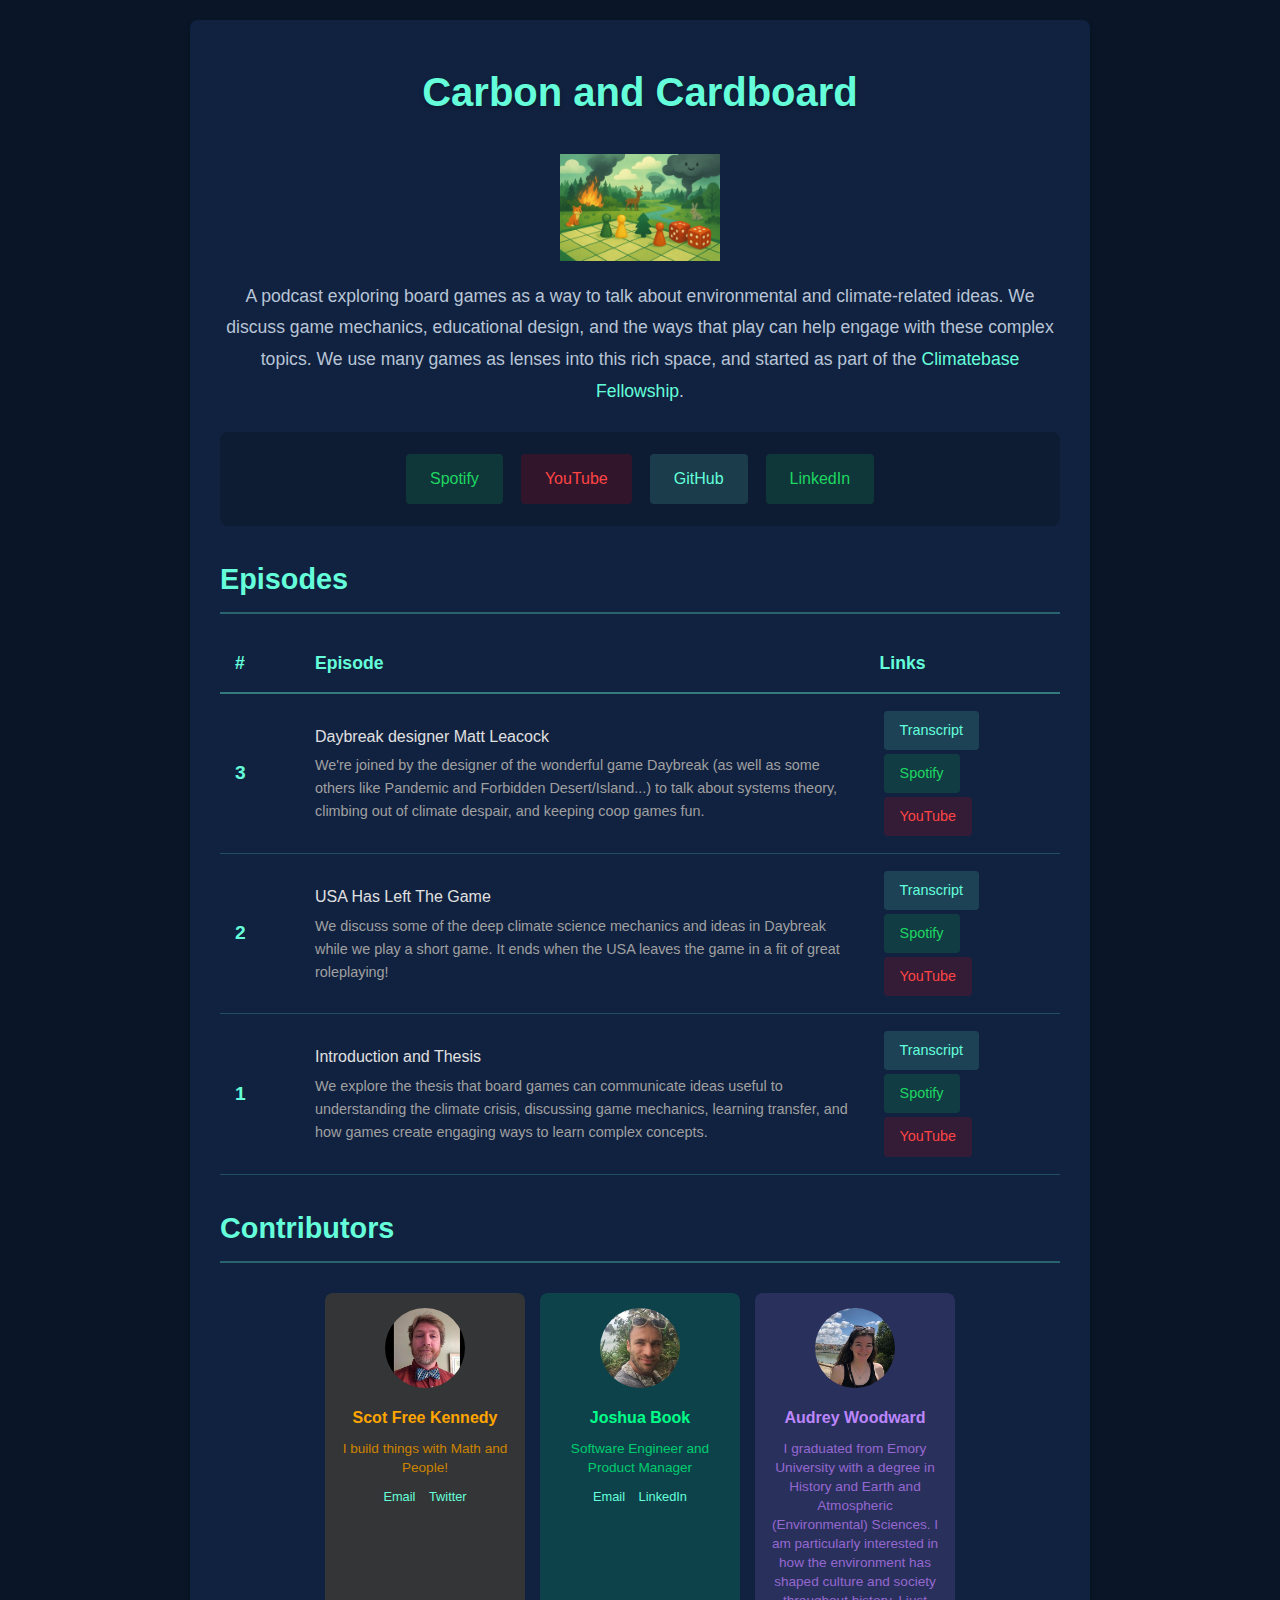
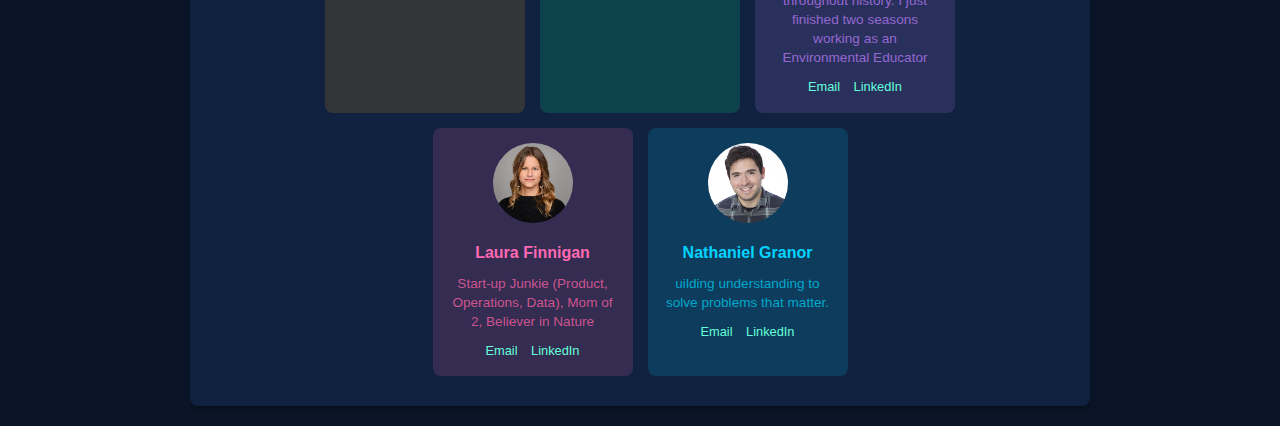
<file: index.html>
<!DOCTYPE html>
<html lang="en">
<head>
    <meta charset="UTF-8">
    <meta name="viewport" content="width=device-width, initial-scale=1.0">
    <title>Carbon and Cardboard</title>
    <link rel="stylesheet" href="episodes/transcript_styles.css">
    <style>
        .brand-badge {
            display: block;
            margin: 20px auto;
            width: 160px;
            height: auto;
        }
        h1 {
            margin-top: 10px;
        }
        .episode-table {
            width: 100%;
            border-collapse: collapse;
            margin-top: 20px;
        }
        .episode-table th,
        .episode-table td {
            padding: 15px;
            text-align: left;
            border-bottom: 1px solid rgba(100, 255, 218, 0.2);
        }
        .episode-table th {
            color: #64ffda;
            font-size: 1.1em;
            border-bottom: 2px solid rgba(100, 255, 218, 0.4);
        }
        .episode-table tr:hover {
            background-color: rgba(100, 255, 218, 0.05);
        }
        .episode-name {
            color: #e0e0e0;
            font-weight: 500;
        }
        .episode-num {
            color: #64ffda;
            font-size: 1.2em;
            font-weight: bold;
            text-align: center;
            width: 50px;
        }
        .episode-summary {
            color: #a0a0a0;
            font-size: 0.9em;
            margin-top: 5px;
        }
        .link-btn {
            display: inline-block;
            padding: 8px 16px;
            margin: 2px 4px;
            border-radius: 4px;
            text-decoration: none;
            font-size: 0.9em;
            transition: all 0.2s ease;
        }
        .link-transcript {
            background-color: rgba(100, 255, 218, 0.15);
            color: #64ffda;
        }
        .link-transcript:hover {
            background-color: rgba(100, 255, 218, 0.3);
            text-decoration: none;
        }
        .link-spotify {
            background-color: rgba(30, 215, 96, 0.15);
            color: #1ed760;
        }
        .link-spotify:hover {
            background-color: rgba(30, 215, 96, 0.3);
            text-decoration: none;
        }
        .link-youtube {
            background-color: rgba(255, 0, 0, 0.15);
            color: #ff4444;
        }
        .link-youtube:hover {
            background-color: rgba(255, 0, 0, 0.3);
            text-decoration: none;
        }
        .link-bar {
            display: flex;
            justify-content: center;
            flex-wrap: wrap;
            gap: 10px;
            margin: 25px 0;
            padding: 20px;
            background-color: rgba(0, 0, 0, 0.2);
            border-radius: 8px;
        }
        .link-bar .link-btn {
            padding: 12px 24px;
            font-size: 1em;
        }
        .description {
            color: #b8c5d6;
            font-size: 1.1em;
            line-height: 1.8;
            margin: 20px 0;
            text-align: center;
        }
        .contributors {
            display: flex;
            flex-wrap: wrap;
            justify-content: center;
            gap: 15px;
            margin-top: 30px;
        }
        .contributor-box {
            width: 170px;
            padding: 15px;
            border-radius: 8px;
            text-align: center;
        }
        .contributor-box img {
            width: 80px;
            height: 80px;
            border-radius: 50%;
            object-fit: cover;
            margin-bottom: 10px;
        }
        .contributor-box .name {
            font-weight: bold;
            font-size: 1em;
            margin-bottom: 8px;
        }
        .contributor-box .bio {
            font-size: 0.85em;
            line-height: 1.4;
            margin-bottom: 10px;
        }
        .contributor-box .links {
            font-size: 0.8em;
        }
        .contributor-box .links a {
            margin: 0 5px;
        }
        .contributor-1 { background-color: rgba(255, 165, 0, 0.15); }
        .contributor-1 .name { color: #ffa500; }
        .contributor-1 .bio { color: #cc8400; }
        .contributor-2 { background-color: rgba(0, 255, 136, 0.15); }
        .contributor-2 .name { color: #00ff88; }
        .contributor-2 .bio { color: #00cc6e; }
        .contributor-3 { background-color: rgba(187, 134, 252, 0.15); }
        .contributor-3 .name { color: #bb86fc; }
        .contributor-3 .bio { color: #9568d1; }
        .contributor-4 { background-color: rgba(255, 105, 180, 0.15); }
        .contributor-4 .name { color: #ff69b4; }
        .contributor-4 .bio { color: #cc5490; }
        .contributor-5 { background-color: rgba(0, 212, 255, 0.15); }
        .contributor-5 .name { color: #00d4ff; }
        .contributor-5 .bio { color: #00a8cc; }

    </style>
</head>
<body>
    <div class="transcript-container">
        <h1>Carbon and Cardboard</h1>
        <img src="brand_badge.png" alt="Carbon and Cardboard" class="brand-badge">
        
        <p class="description">
            A podcast exploring board games as a way to talk about environmental and climate-related ideas.
            We discuss game mechanics, educational design, and the ways that play can help engage with these complex topics.
            We use many games as lenses into this rich space, and started as part of the 
            <A HREF="https://climatebase.org/fellowship">Climatebase Fellowship</A>.
        </p>
        
        <div class="link-bar">
            <a href="https://open.spotify.com/show/2ypWbMcbH9GtGvrRLgxN0X?si=311b368b0c0d43d9" class="link-btn link-spotify" target="_blank">
                Spotify
            </a>
            <a href="https://www.youtube.com/@CarbonAndCardboard" class="link-btn link-youtube" target="_blank">
                YouTube
            </a>
            <a href="https://github.com/scotfree/carbonandcardboard.com/" class="link-btn link-transcript" target="_blank">
                GitHub
            </a>
            <a href="https://www.linkedin.com/company/carbon-and-cardboard" class="link-btn link-spotify" target="_blank">
                LinkedIn
            </a>
        </div>
        
        <h2><a href="episodes/index.html">Episodes</a></h2>
        <table class="episode-table">
            <thead>
                <tr>
                    <th>#</th>
                    <th>Episode</th>
                    <th>Links</th>
                </tr>
            </thead>
            <tbody>
                <tr>
                    <td class="episode-num">3</td>
                    <td>
                        <div class="episode-name">Daybreak designer Matt Leacock</div>
                        <div class="episode-summary">We're joined by the designer of the wonderful game Daybreak (as well as some others like Pandemic and Forbidden Desert/Island...) to talk about systems theory, climbing out of climate despair, and keeping coop games fun.</div>
                    </td>
                    <td>
                        <a href="episodes/transcript_ep3.html" class="link-btn link-transcript">Transcript</a>
                        <a href="https://open.spotify.com/episode/5FPmMo5voo6WpAk1dBdBAV?si=b814cc395dcf408b" class="link-btn link-spotify" target="_blank">Spotify</a>
                        <a href="https://youtu.be/vqxqOUT4D-k" class="link-btn link-youtube" target="_blank">YouTube</a>
                    </td>
                </tr>
                <tr>
                    <td class="episode-num">2</td>
                    <td>
                        <div class="episode-name">USA Has Left The Game</div>
                        <div class="episode-summary">We discuss some of the deep climate science mechanics and ideas in Daybreak while we play a short game. It ends when the USA leaves the game in a fit of great roleplaying!</div>
                    </td>
                    <td>
                        <a href="episodes/transcript_ep2.html" class="link-btn link-transcript">Transcript</a>
                        <a href="https://open.spotify.com/episode/0S1HdHlyXY8NjHmVB0c1oM?si=111b70315575454f" class="link-btn link-spotify" target="_blank">Spotify</a>
                        <a href="https://youtu.be/AWRGwqMkGw8" class="link-btn link-youtube" target="_blank">YouTube</a>
                    </td>
                </tr>
                <tr>
                    <td class="episode-num">1</td>
                    <td>
                        <div class="episode-name">Introduction and Thesis</div>
                        <div class="episode-summary">We explore the thesis that board games can communicate ideas useful to understanding the climate crisis, discussing game mechanics, learning transfer, and how games create engaging ways to learn complex concepts.</div>
                    </td>
                    <td>
                        <a href="episodes/transcript_ep1.html" class="link-btn link-transcript">Transcript</a>
                        <a href="https://open.spotify.com/episode/4ccM7NQQhU7zMgflUYW3yG?si=393bbac69c4c4444" class="link-btn link-spotify" target="_blank">Spotify</a>
                        <a href="https://youtu.be/jmTMgrkkvps" class="link-btn link-youtube" target="_blank">YouTube</a>
                    </td>
                </tr>
            </tbody>
        </table>
        
        <h2>Contributors</h2>
        <div class="contributors">
            <div class="contributor-box contributor-1">
                <img src="contributors/scot.jpg" alt="Scot Free Kennedy">
                <div class="name">Scot Free Kennedy</div>
                <div class="bio">I build things with Math and People!</div>
                <div class="links">
                    <a href="mailto:gateless@gmail.com">Email</a>
                    <a href="https://www.linkedin.com/in/scot-kennedy-7a04265/">Twitter</a>
                </div>
            </div>
            <div class="contributor-box contributor-2">
                <img src="contributors/joshua.jpg" alt="Joshua">
                <div class="name">Joshua Book</div>
                <div class="bio">Software Engineer and Product Manager</div>
                <div class="links">
                    <a href="mailto:joshua.book@gmail.com">Email</a>
                    <a href="https://www.linkedin.com/in/joshuacbook">LinkedIn</a>
                </div>
            </div>
            <div class="contributor-box contributor-3">
                <img src="contributors/audrey.jpg" alt="Audrey Woodward">
                <div class="name">Audrey Woodward</div>
                <div class="bio">I graduated from Emory University with a degree in History and Earth and Atmospheric (Environmental) Sciences. 
                    I am particularly interested in how the environment has shaped culture and society throughout history. 
                    I just finished two seasons working as an Environmental Educator</div>
                <div class="links">
                    <a href="mailto:audreywoodward1342@gmail.com">Email</a>
                    <a href="https://www.linkedin.com/in/audreywoodward">LinkedIn</a>
                </div>
            </div>
            <div class="contributor-box contributor-4">
                <img src="contributors/laura.jpg" alt="Laura">
                <div class="name">Laura Finnigan</div>
                <div class="bio">Start-up Junkie (Product, Operations, Data), Mom of 2, Believer in Nature</div>
                <div class="links">
                    <a href="mailto:laurafinniganheil@gmail.com">Email</a>
                    <a href="https://www.linkedin.com/in/laura-finnigan-94764527/">LinkedIn</a>
                </div>
            </div>
            <div class="contributor-box contributor-5">
                <img src="contributors/nathaniel.jpg.png" alt="Nathaniel Granor">
                <div class="name">Nathaniel Granor</div>
                <div class="bio">uilding understanding to solve problems that matter.</div>
                <div class="links">
                    <a href="mailto:nathaniel.granor+cb@gmail.com">Email</a>
                    <a href="https://www.linkedin.com/in/nathaniel-granor-877a1715/">LinkedIn</a>
                </div>
            </div>
        </div>
    </div>
</body>
</html>
</file>
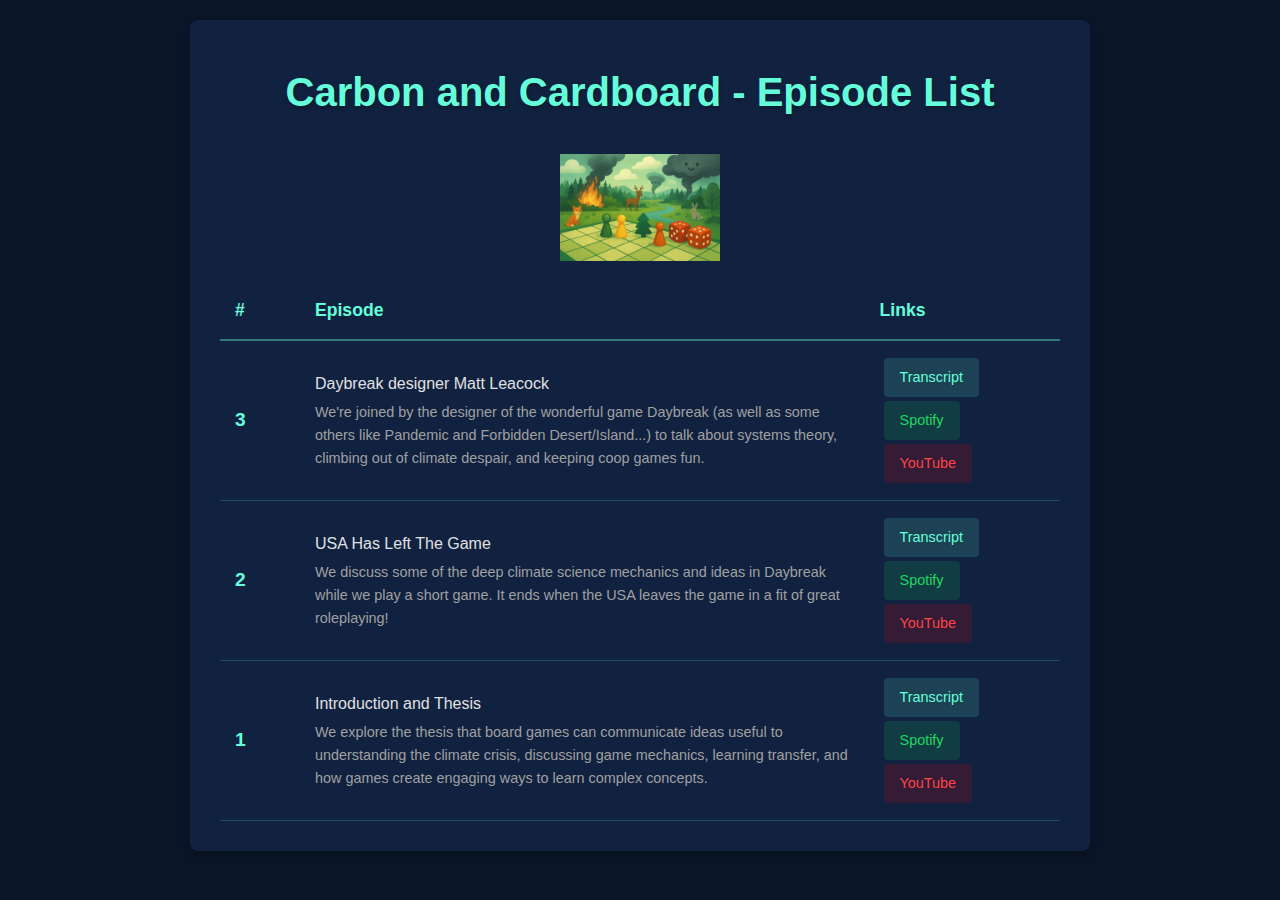
<file: episodes/index.html>
<!DOCTYPE html>
<html lang="en">
<head>
    <meta charset="UTF-8">
    <meta name="viewport" content="width=device-width, initial-scale=1.0">
    <title>Carbon and Cardboard - Episode List</title>
    <link rel="stylesheet" href="transcript_styles.css">
    <style>
        .brand-badge {
            display: block;
            margin: 20px auto;
            width: 160px;
            height: auto;
        }
        h1 {
            margin-top: 10px;
        }
        .episode-table {
            width: 100%;
            border-collapse: collapse;
            margin-top: 20px;
        }
        .episode-table th,
        .episode-table td {
            padding: 15px;
            text-align: left;
            border-bottom: 1px solid rgba(100, 255, 218, 0.2);
        }
        .episode-table th {
            color: #64ffda;
            font-size: 1.1em;
            border-bottom: 2px solid rgba(100, 255, 218, 0.4);
        }
        .episode-table tr:hover {
            background-color: rgba(100, 255, 218, 0.05);
        }
        .episode-name {
            color: #e0e0e0;
            font-weight: 500;
        }
        .episode-num {
            color: #64ffda;
            font-size: 1.2em;
            font-weight: bold;
            text-align: center;
            width: 50px;
        }
        .episode-summary {
            color: #a0a0a0;
            font-size: 0.9em;
            margin-top: 5px;
        }
        .link-btn {
            display: inline-block;
            padding: 8px 16px;
            margin: 2px 4px;
            border-radius: 4px;
            text-decoration: none;
            font-size: 0.9em;
            transition: all 0.2s ease;
        }
        .link-transcript {
            background-color: rgba(100, 255, 218, 0.15);
            color: #64ffda;
        }
        .link-transcript:hover {
            background-color: rgba(100, 255, 218, 0.3);
            text-decoration: none;
        }
        .link-spotify {
            background-color: rgba(30, 215, 96, 0.15);
            color: #1ed760;
        }
        .link-spotify:hover {
            background-color: rgba(30, 215, 96, 0.3);
            text-decoration: none;
        }
        .link-youtube {
            background-color: rgba(255, 0, 0, 0.15);
            color: #ff4444;
        }
        .link-youtube:hover {
            background-color: rgba(255, 0, 0, 0.3);
            text-decoration: none;
        }
        .link-bar {
            display: flex;
            justify-content: center;
            flex-wrap: wrap;
            gap: 10px;
            margin: 25px 0;
            padding: 20px;
            background-color: rgba(0, 0, 0, 0.2);
            border-radius: 8px;
        }
        .link-bar .link-btn {
            padding: 12px 24px;
            font-size: 1em;
        }
        .description {
            color: #b8c5d6;
            font-size: 1.1em;
            line-height: 1.8;
            margin: 20px 0;
            text-align: center;
        }
        .contributors {
            display: flex;
            flex-wrap: wrap;
            justify-content: center;
            gap: 15px;
            margin-top: 30px;
        }
        .contributor-box {
            width: 170px;
            padding: 15px;
            border-radius: 8px;
            text-align: center;
        }
        .contributor-box img {
            width: 80px;
            height: 80px;
            border-radius: 50%;
            object-fit: cover;
            margin-bottom: 10px;
        }
        .contributor-box .name {
            font-weight: bold;
            font-size: 1em;
            margin-bottom: 8px;
        }
        .contributor-box .bio {
            font-size: 0.85em;
            line-height: 1.4;
            margin-bottom: 10px;
        }
        .contributor-box .links {
            font-size: 0.8em;
        }
        .contributor-box .links a {
            margin: 0 5px;
        }
        .contributor-1 { background-color: rgba(255, 165, 0, 0.15); }
        .contributor-1 .name { color: #ffa500; }
        .contributor-1 .bio { color: #cc8400; }
        .contributor-2 { background-color: rgba(0, 255, 136, 0.15); }
        .contributor-2 .name { color: #00ff88; }
        .contributor-2 .bio { color: #00cc6e; }
        .contributor-3 { background-color: rgba(187, 134, 252, 0.15); }
        .contributor-3 .name { color: #bb86fc; }
        .contributor-3 .bio { color: #9568d1; }
        .contributor-4 { background-color: rgba(255, 105, 180, 0.15); }
        .contributor-4 .name { color: #ff69b4; }
        .contributor-4 .bio { color: #cc5490; }
        .contributor-5 { background-color: rgba(0, 212, 255, 0.15); }
        .contributor-5 .name { color: #00d4ff; }
        .contributor-5 .bio { color: #00a8cc; }

    </style>
</head>
<body>
    <div class="transcript-container">
        <h1>Carbon and Cardboard - Episode List</h1>
        <img src="../brand_badge.png" alt="Carbon and Cardboard" class="brand-badge">
        <table class="episode-table">
            <thead>
                <tr>
                    <th>#</th>
                    <th>Episode</th>
                    <th>Links</th>
                </tr>
            </thead>
            <tbody>
                <tr>
                    <td class="episode-num">3</td>
                    <td>
                        <div class="episode-name">Daybreak designer Matt Leacock</div>
                        <div class="episode-summary">We're joined by the designer of the wonderful game Daybreak (as well as some others like Pandemic and Forbidden Desert/Island...) to talk about systems theory, climbing out of climate despair, and keeping coop games fun.</div>
                    </td>
                    <td>
                        <a href="transcript_ep3.html" class="link-btn link-transcript">Transcript</a>
                        <a href="https://open.spotify.com/episode/5FPmMo5voo6WpAk1dBdBAV?si=b814cc395dcf408b" class="link-btn link-spotify" target="_blank">Spotify</a>
                        <a href="https://youtu.be/vqxqOUT4D-k" class="link-btn link-youtube" target="_blank">YouTube</a>
                    </td>
                </tr>
                <tr>
                    <td class="episode-num">2</td>
                    <td>
                        <div class="episode-name">USA Has Left The Game</div>
                        <div class="episode-summary">We discuss some of the deep climate science mechanics and ideas in Daybreak while we play a short game. It ends when the USA leaves the game in a fit of great roleplaying!</div>
                    </td>
                    <td>
                        <a href="transcript_ep2.html" class="link-btn link-transcript">Transcript</a>
                        <a href="https://open.spotify.com/episode/0S1HdHlyXY8NjHmVB0c1oM?si=111b70315575454f" class="link-btn link-spotify" target="_blank">Spotify</a>
                        <a href="https://youtu.be/AWRGwqMkGw8" class="link-btn link-youtube" target="_blank">YouTube</a>
                    </td>
                </tr>
                <tr>
                    <td class="episode-num">1</td>
                    <td>
                        <div class="episode-name">Introduction and Thesis</div>
                        <div class="episode-summary">We explore the thesis that board games can communicate ideas useful to understanding the climate crisis, discussing game mechanics, learning transfer, and how games create engaging ways to learn complex concepts.</div>
                    </td>
                    <td>
                        <a href="transcript_ep1.html" class="link-btn link-transcript">Transcript</a>
                        <a href="https://open.spotify.com/episode/4ccM7NQQhU7zMgflUYW3yG?si=393bbac69c4c4444" class="link-btn link-spotify" target="_blank">Spotify</a>
                        <a href="https://youtu.be/jmTMgrkkvps" class="link-btn link-youtube" target="_blank">YouTube</a>
                    </td>
                </tr>
            </tbody>
        </table>
    </div>
</body>
</html>
</file>
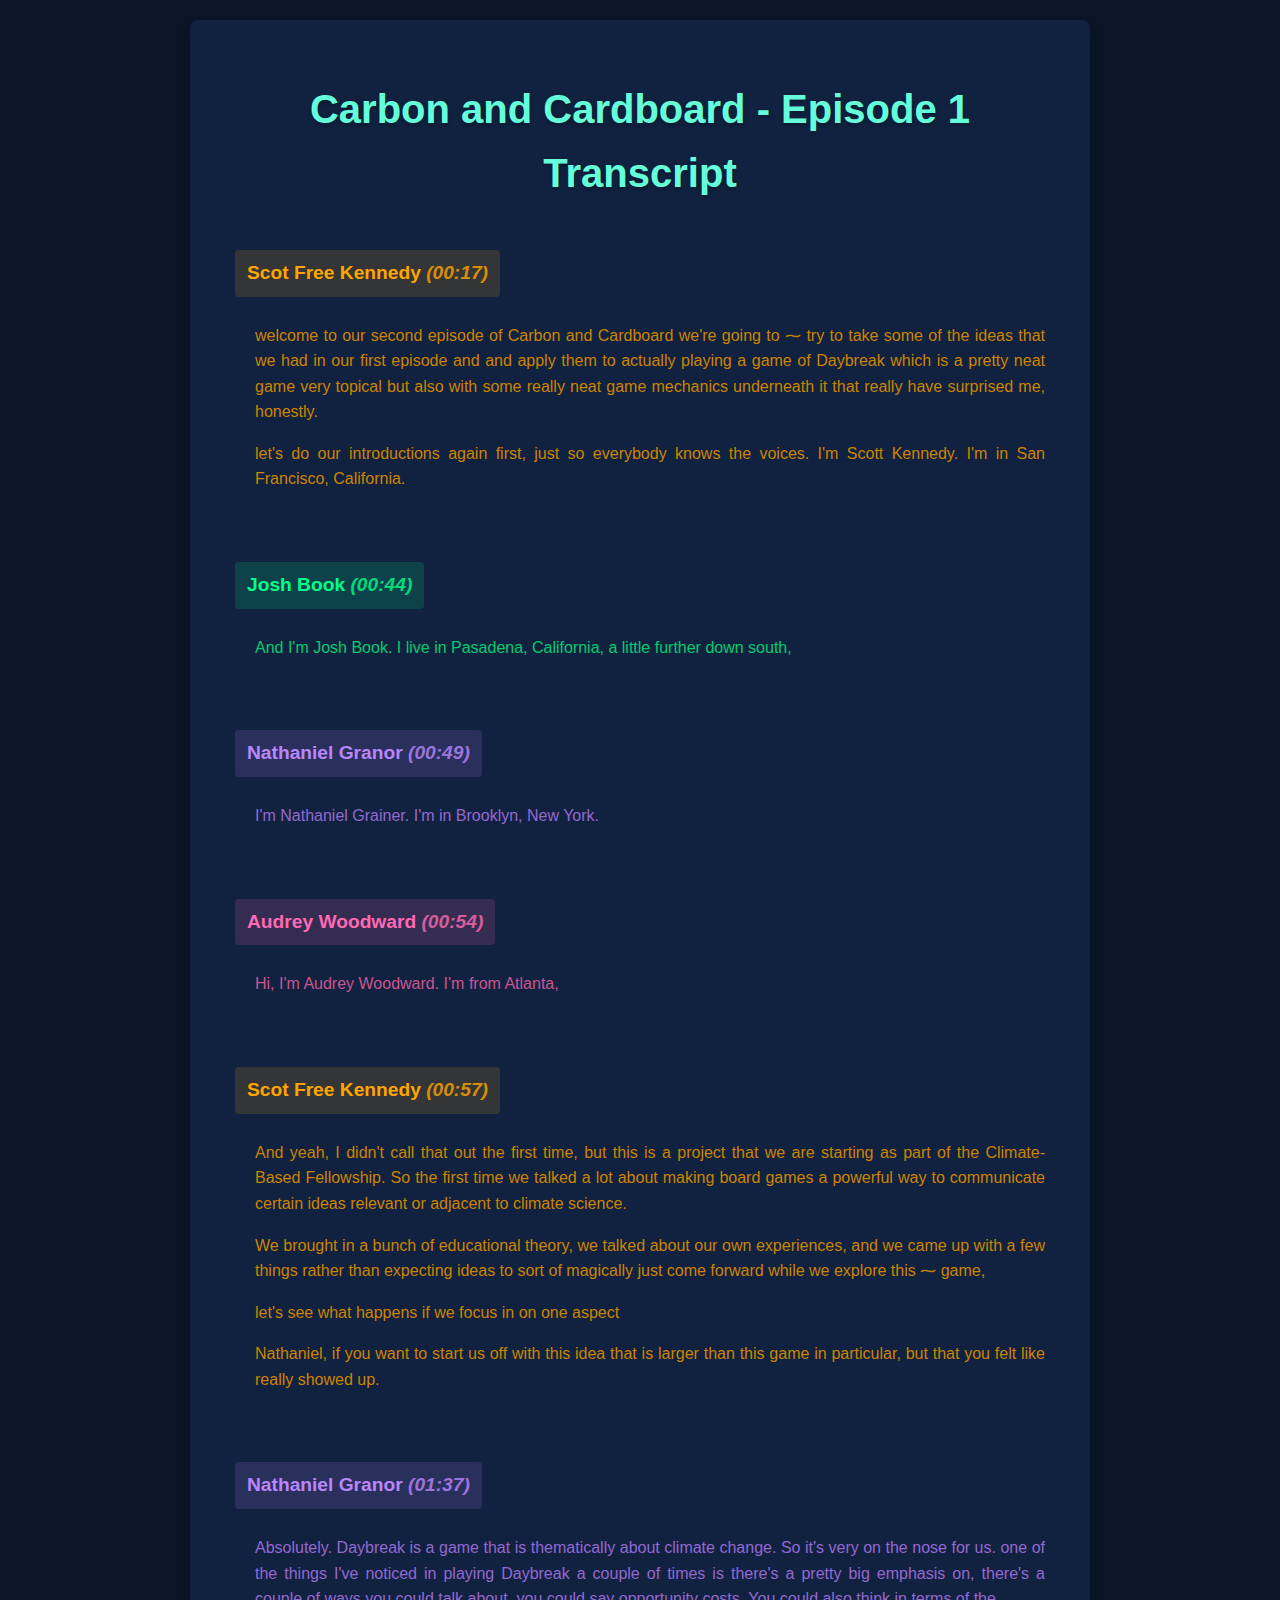
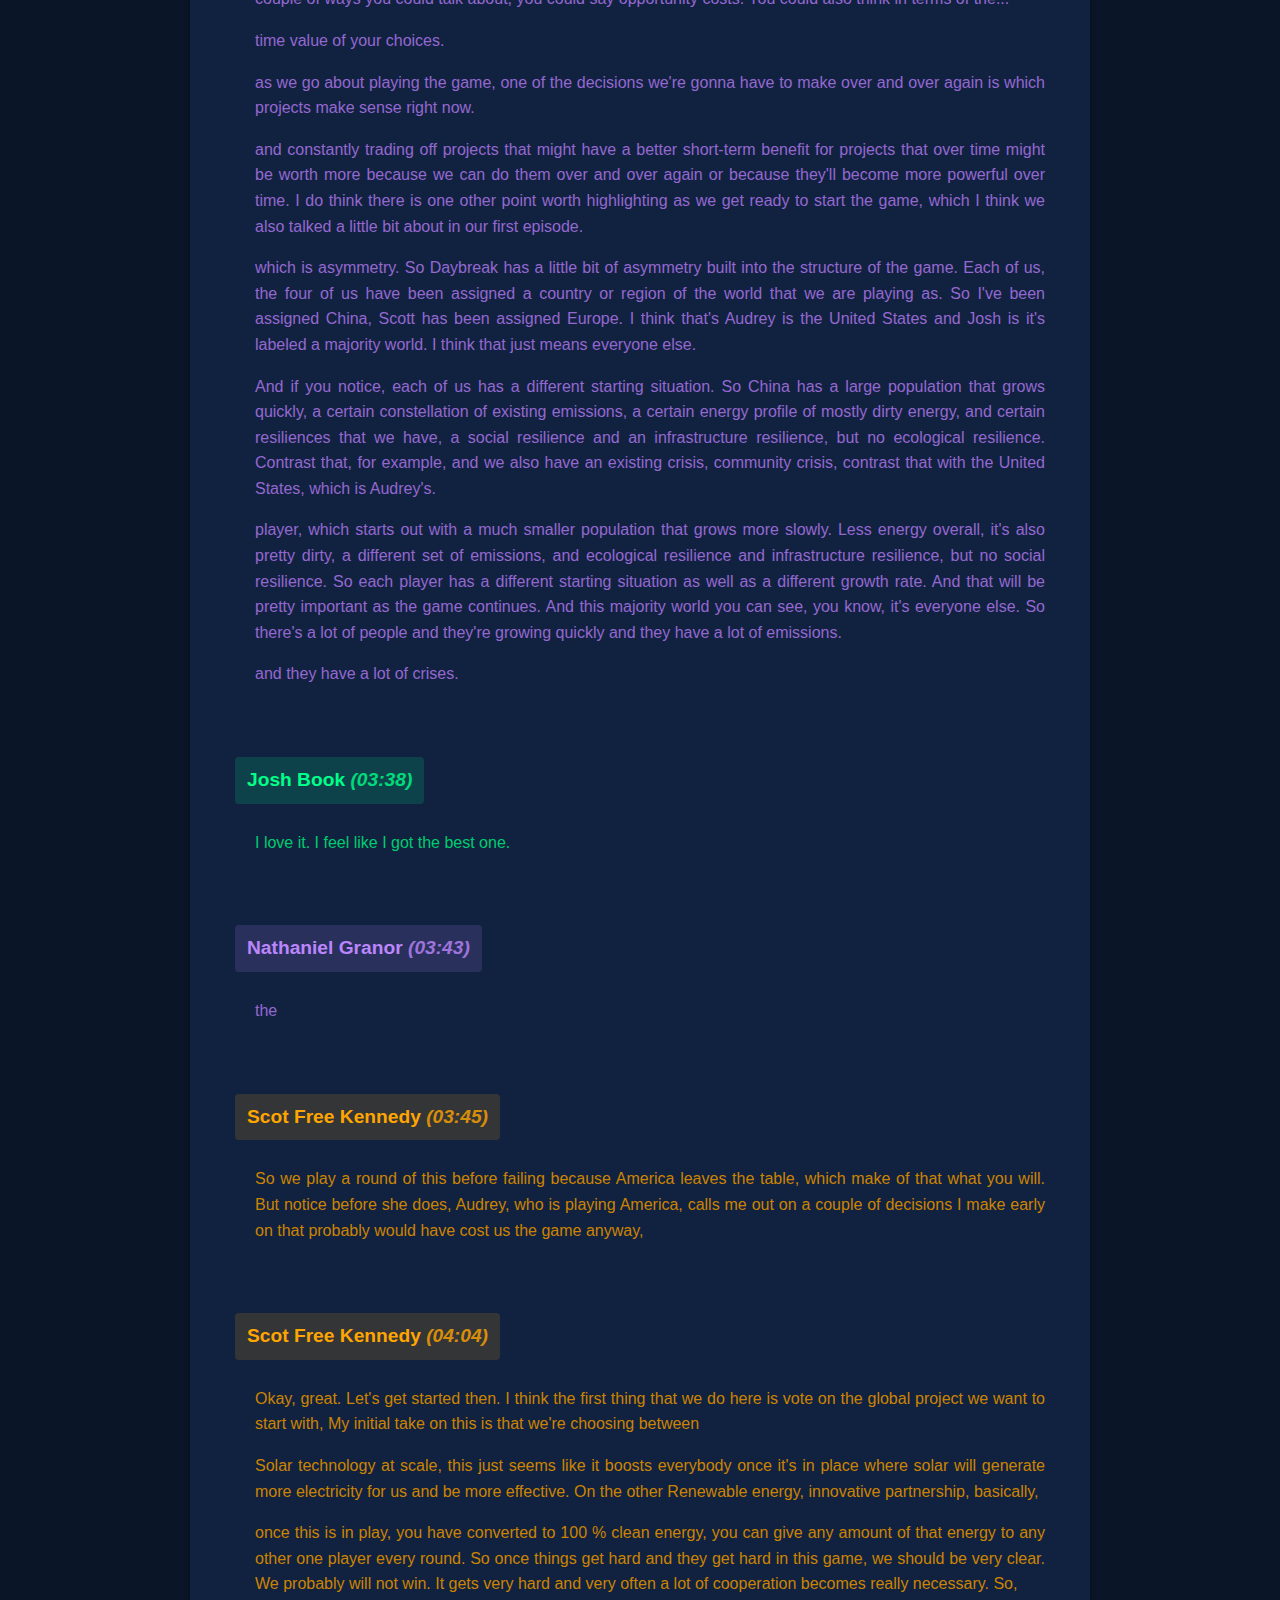
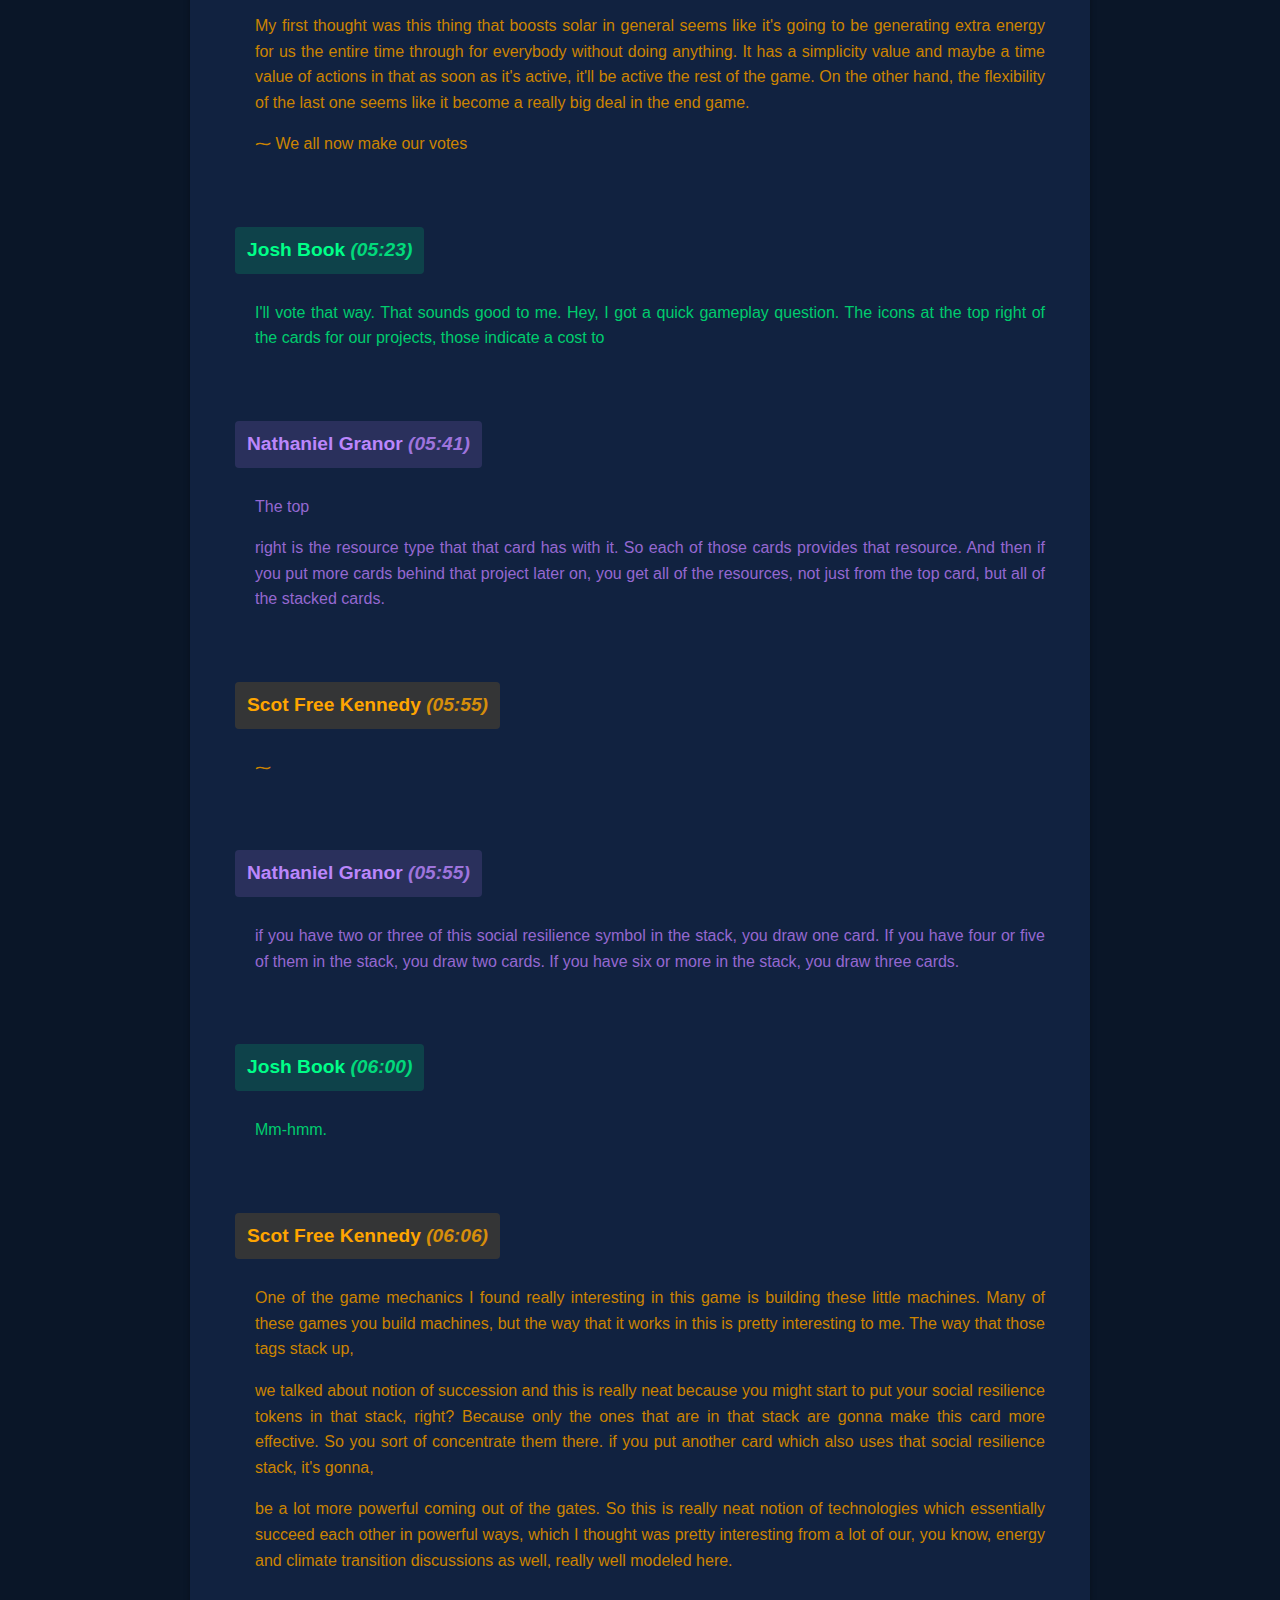
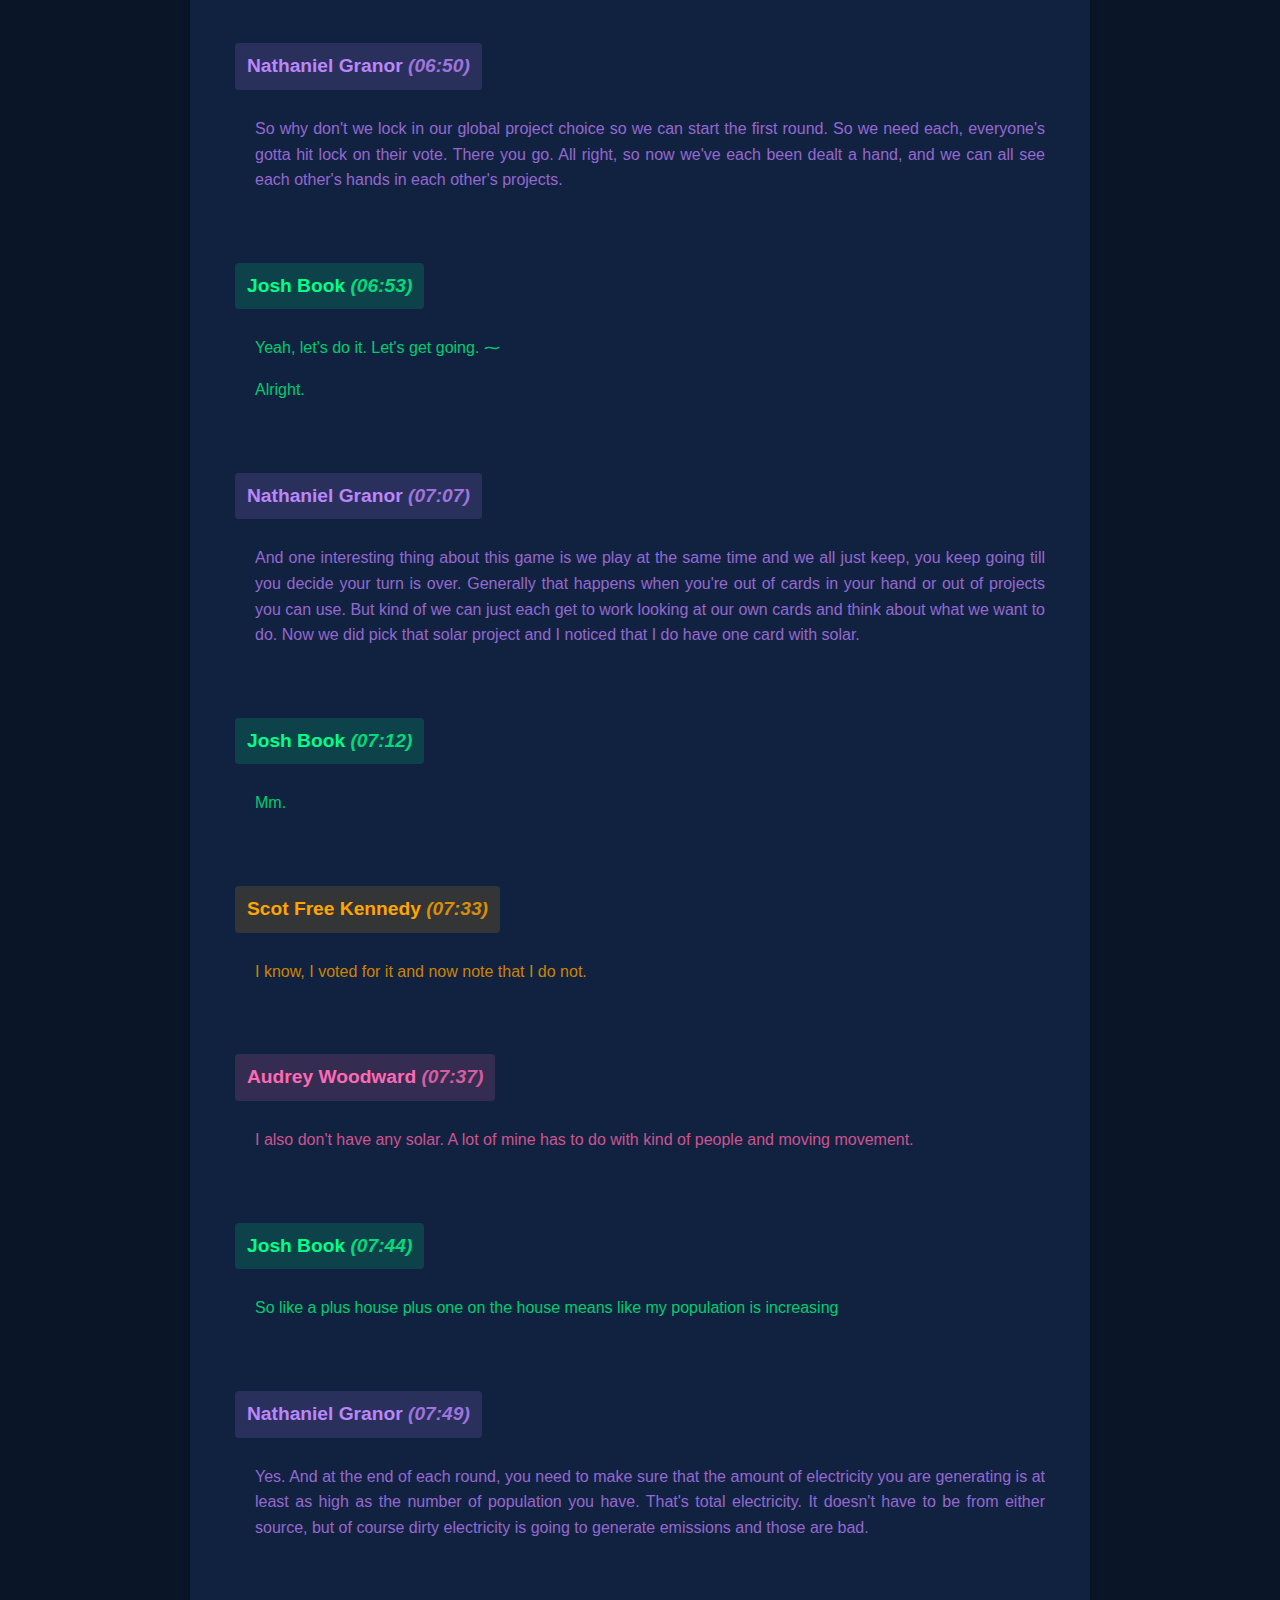
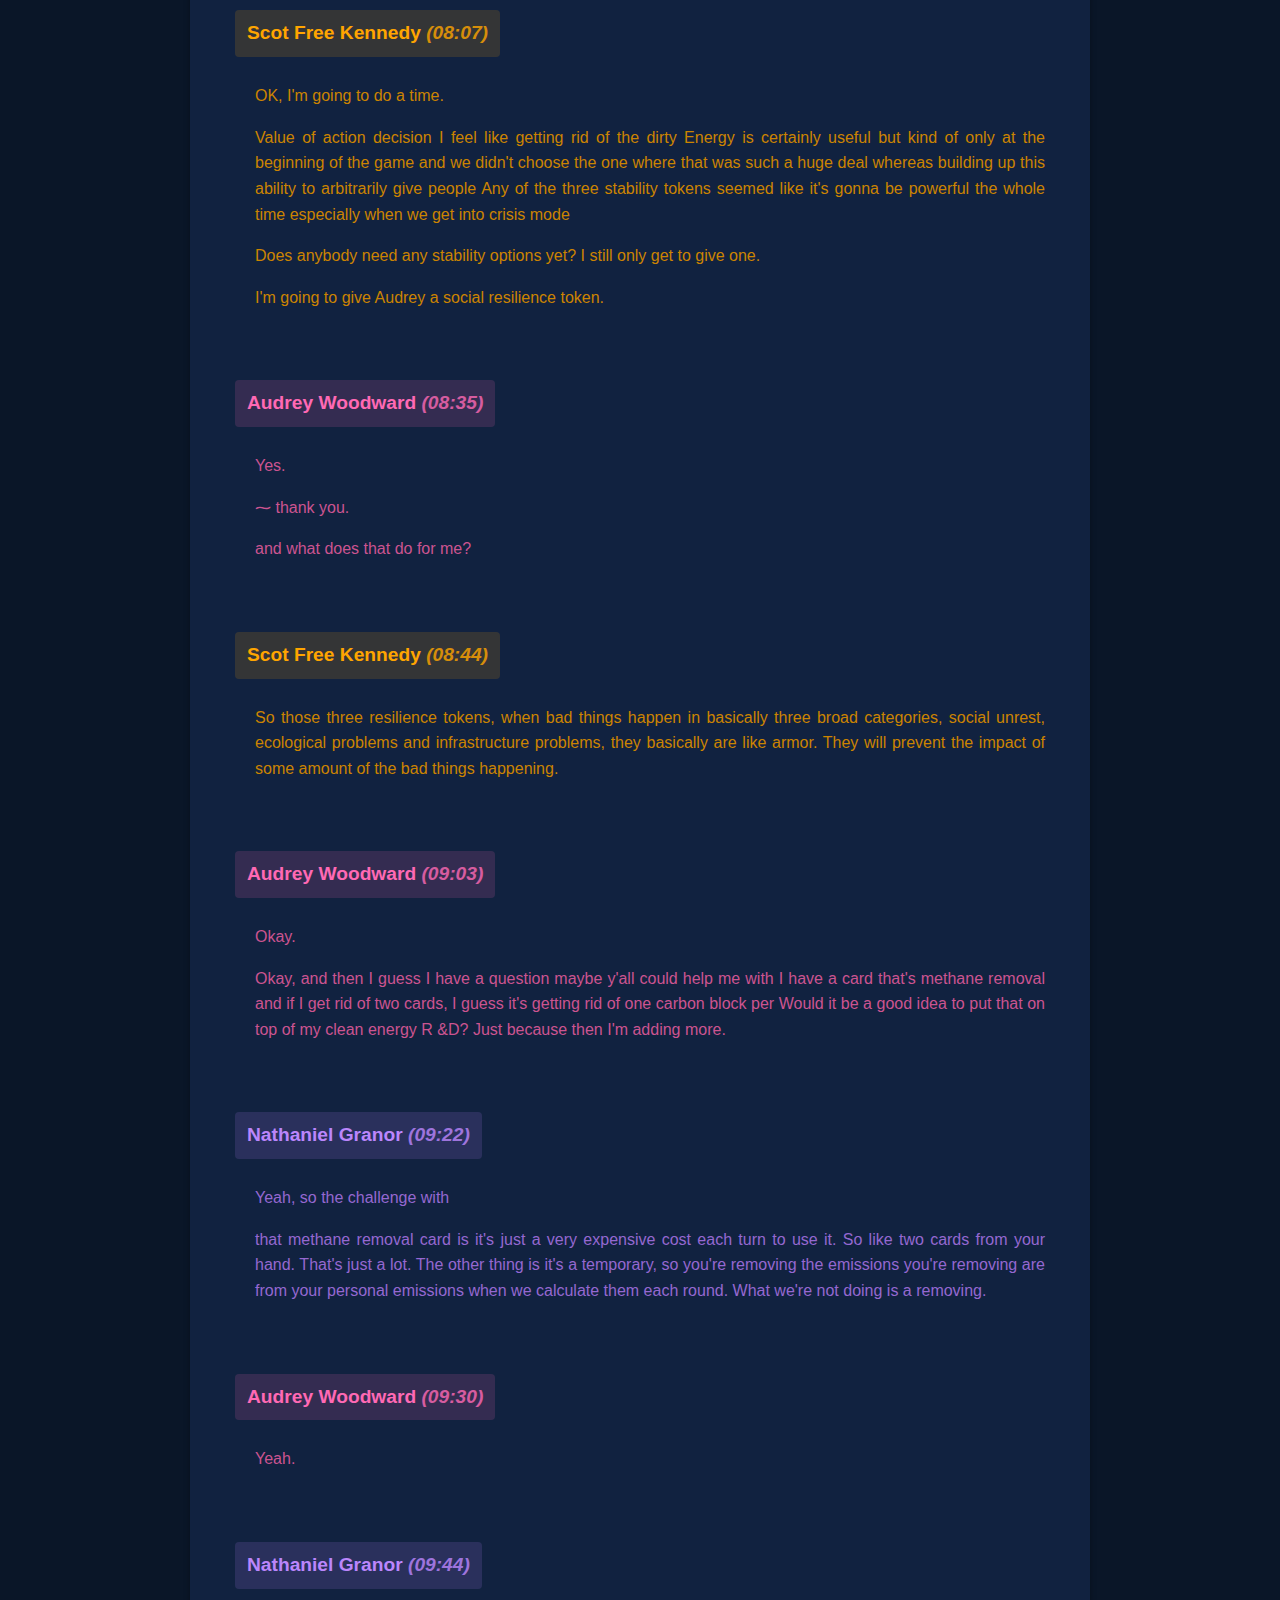
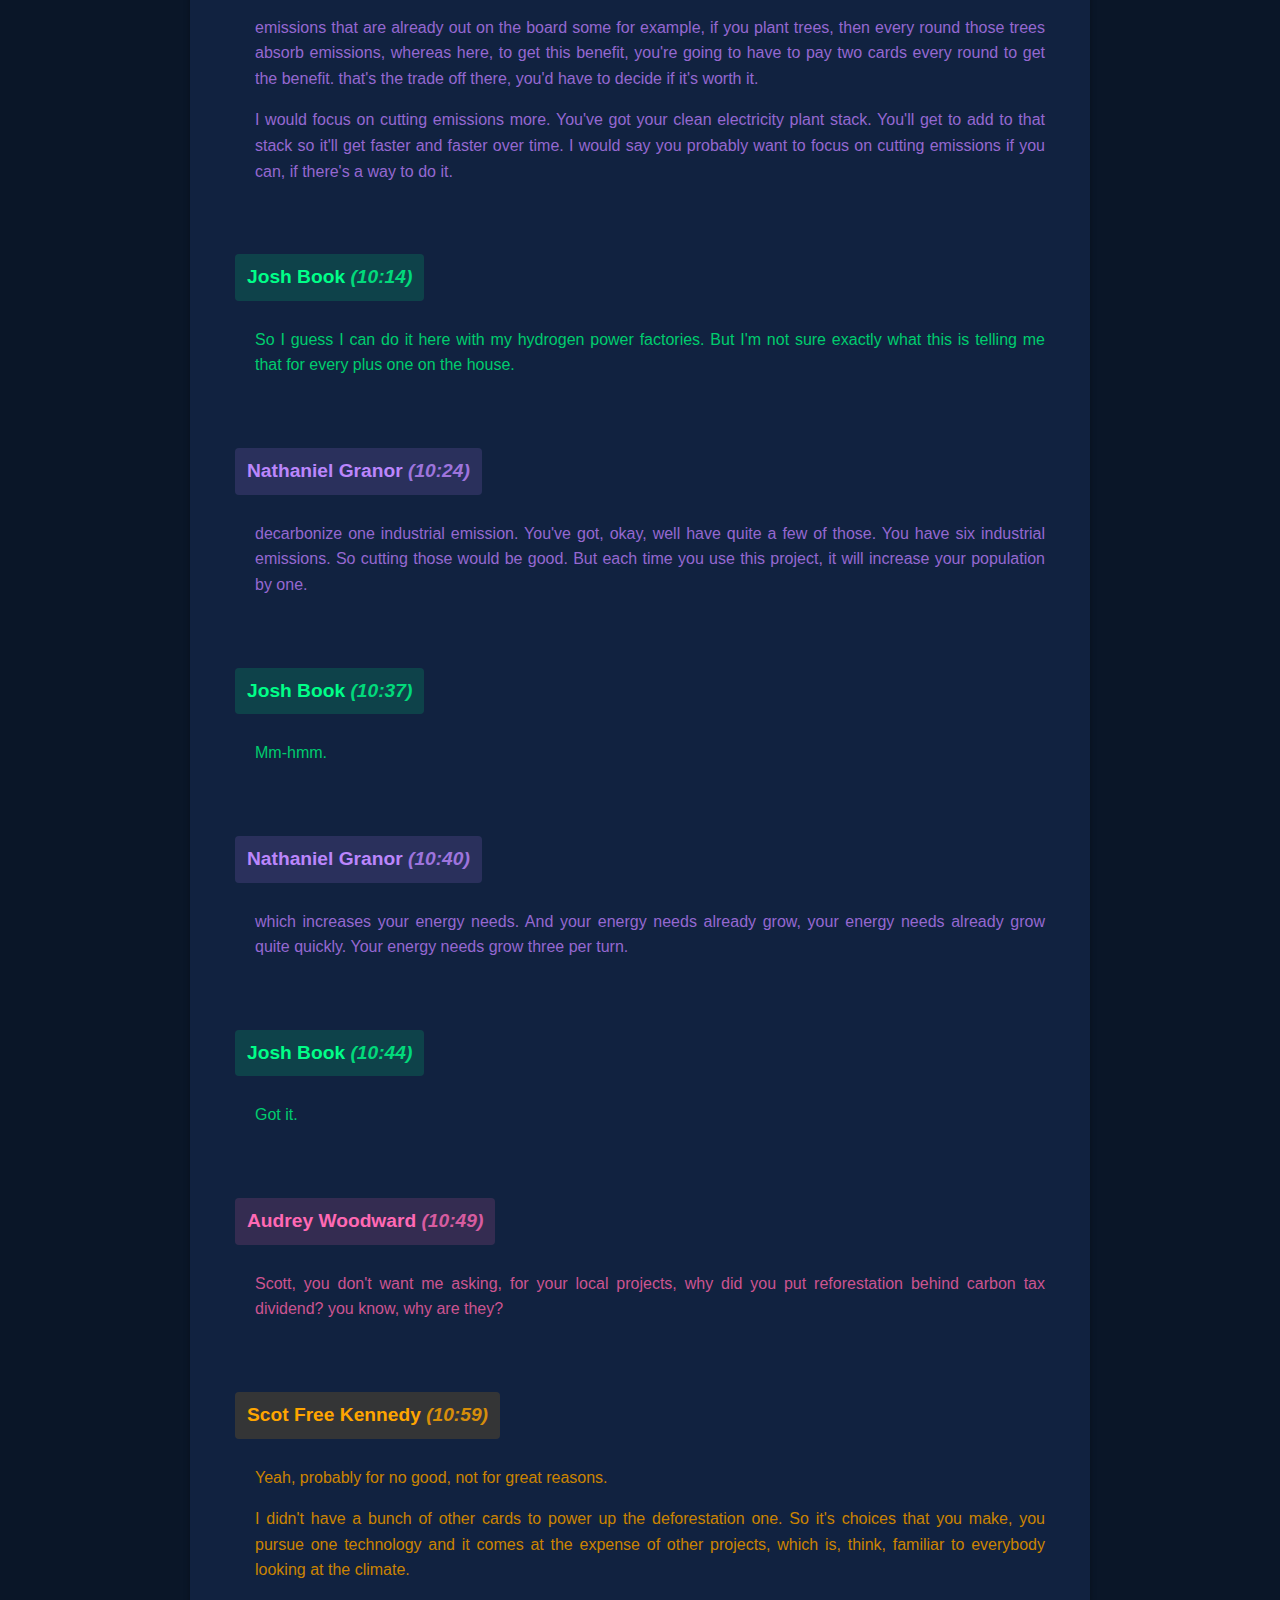
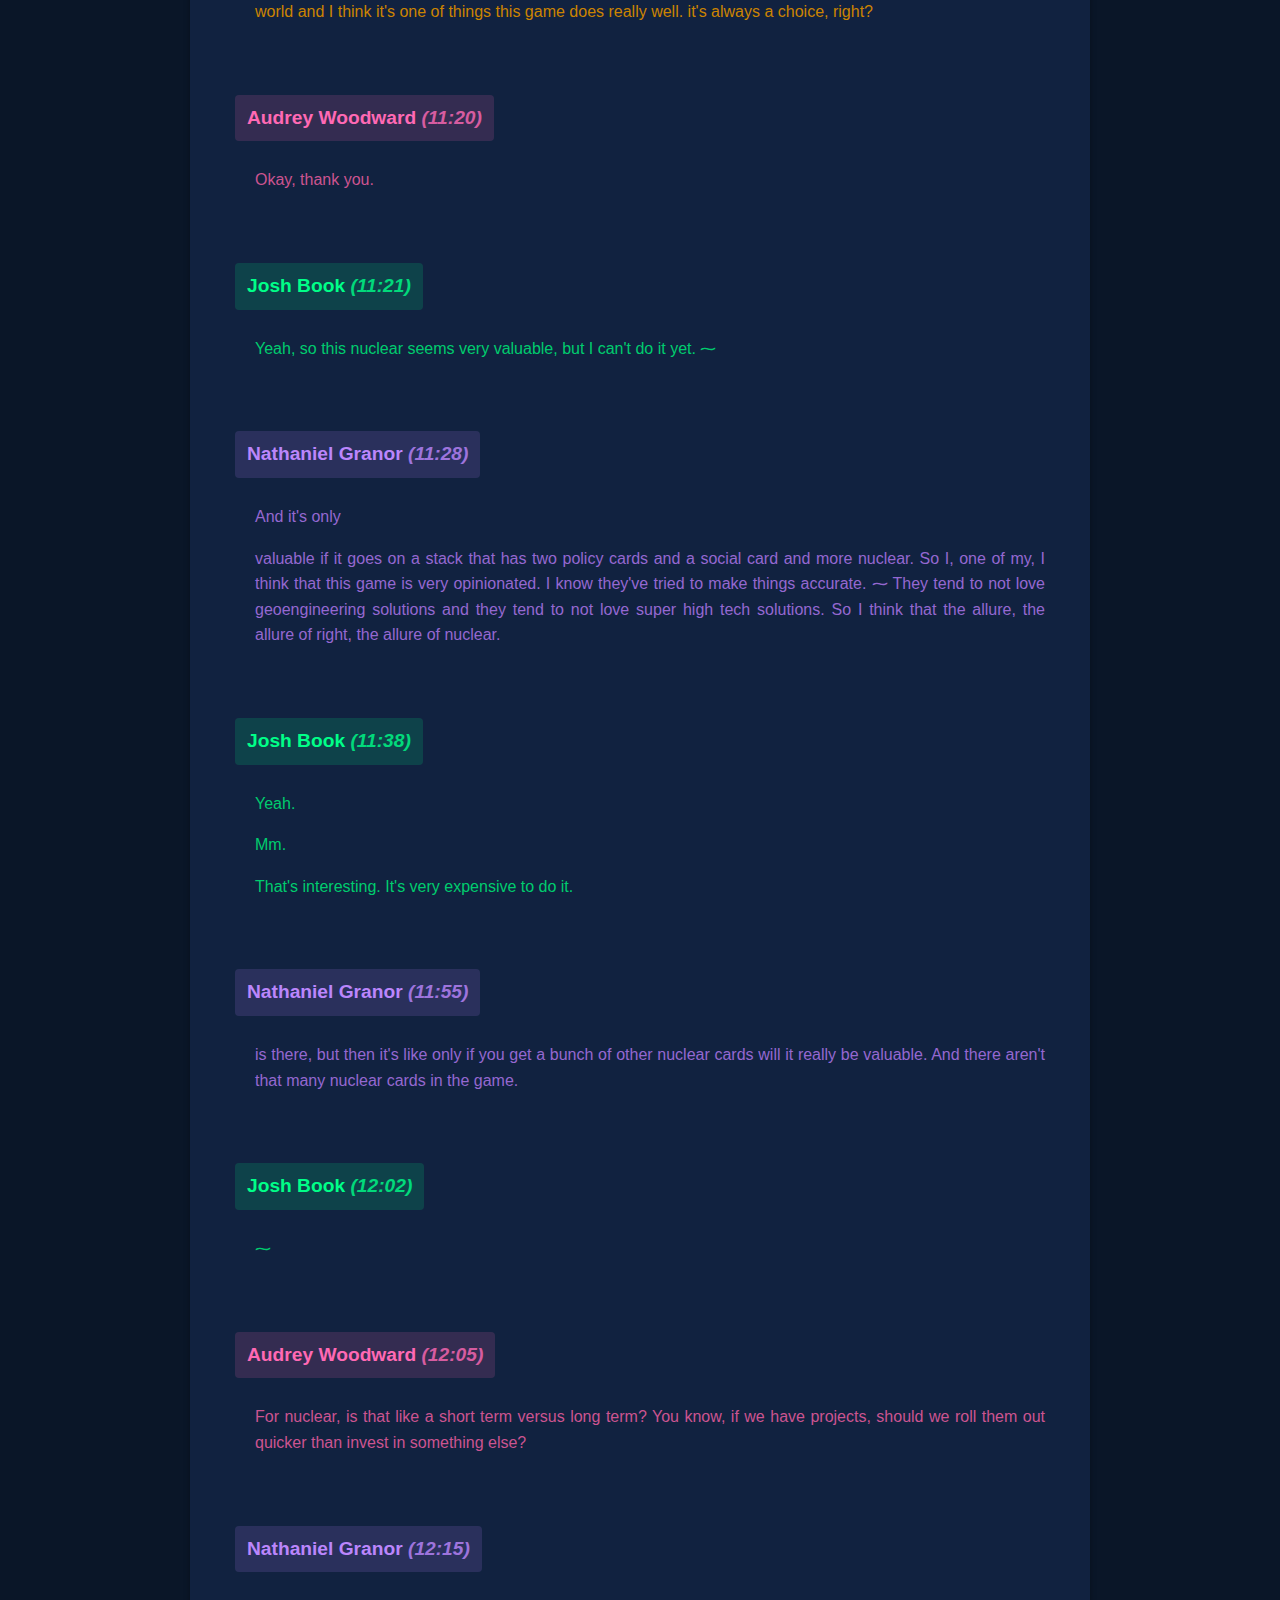
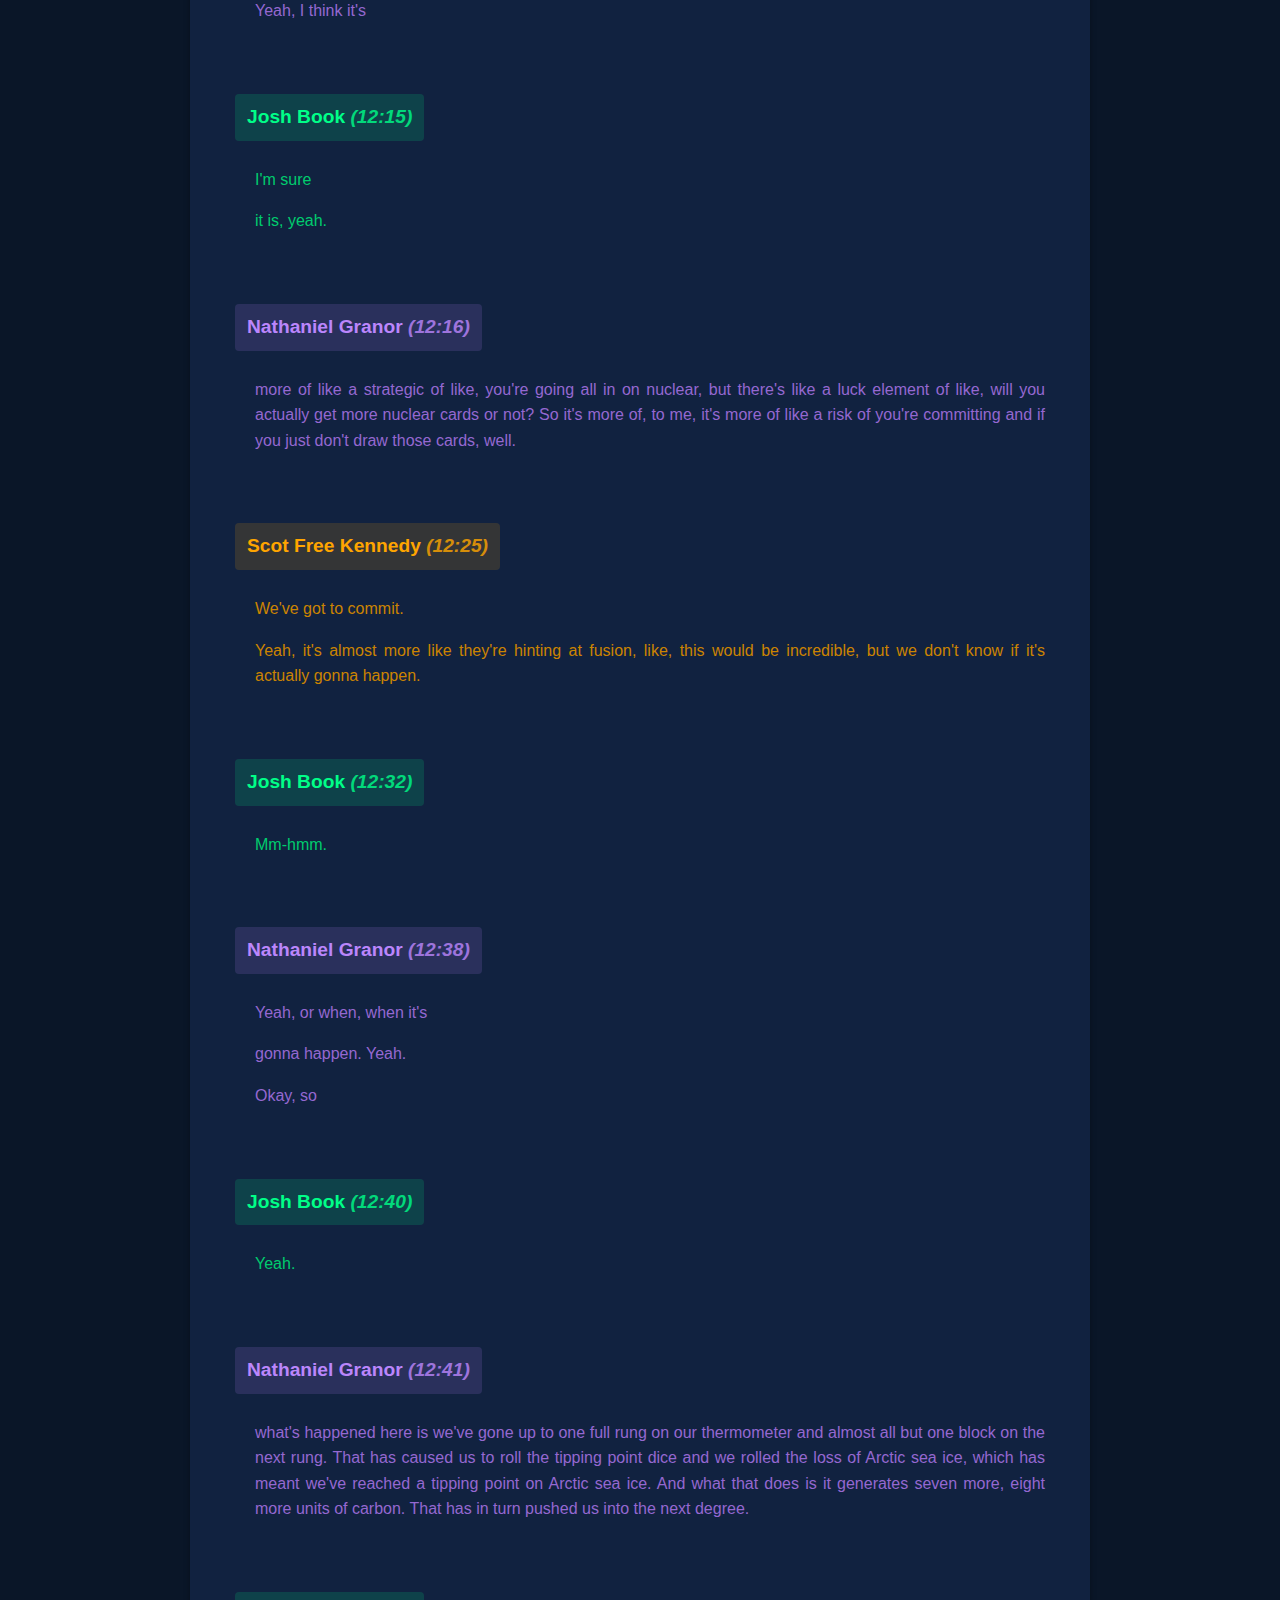
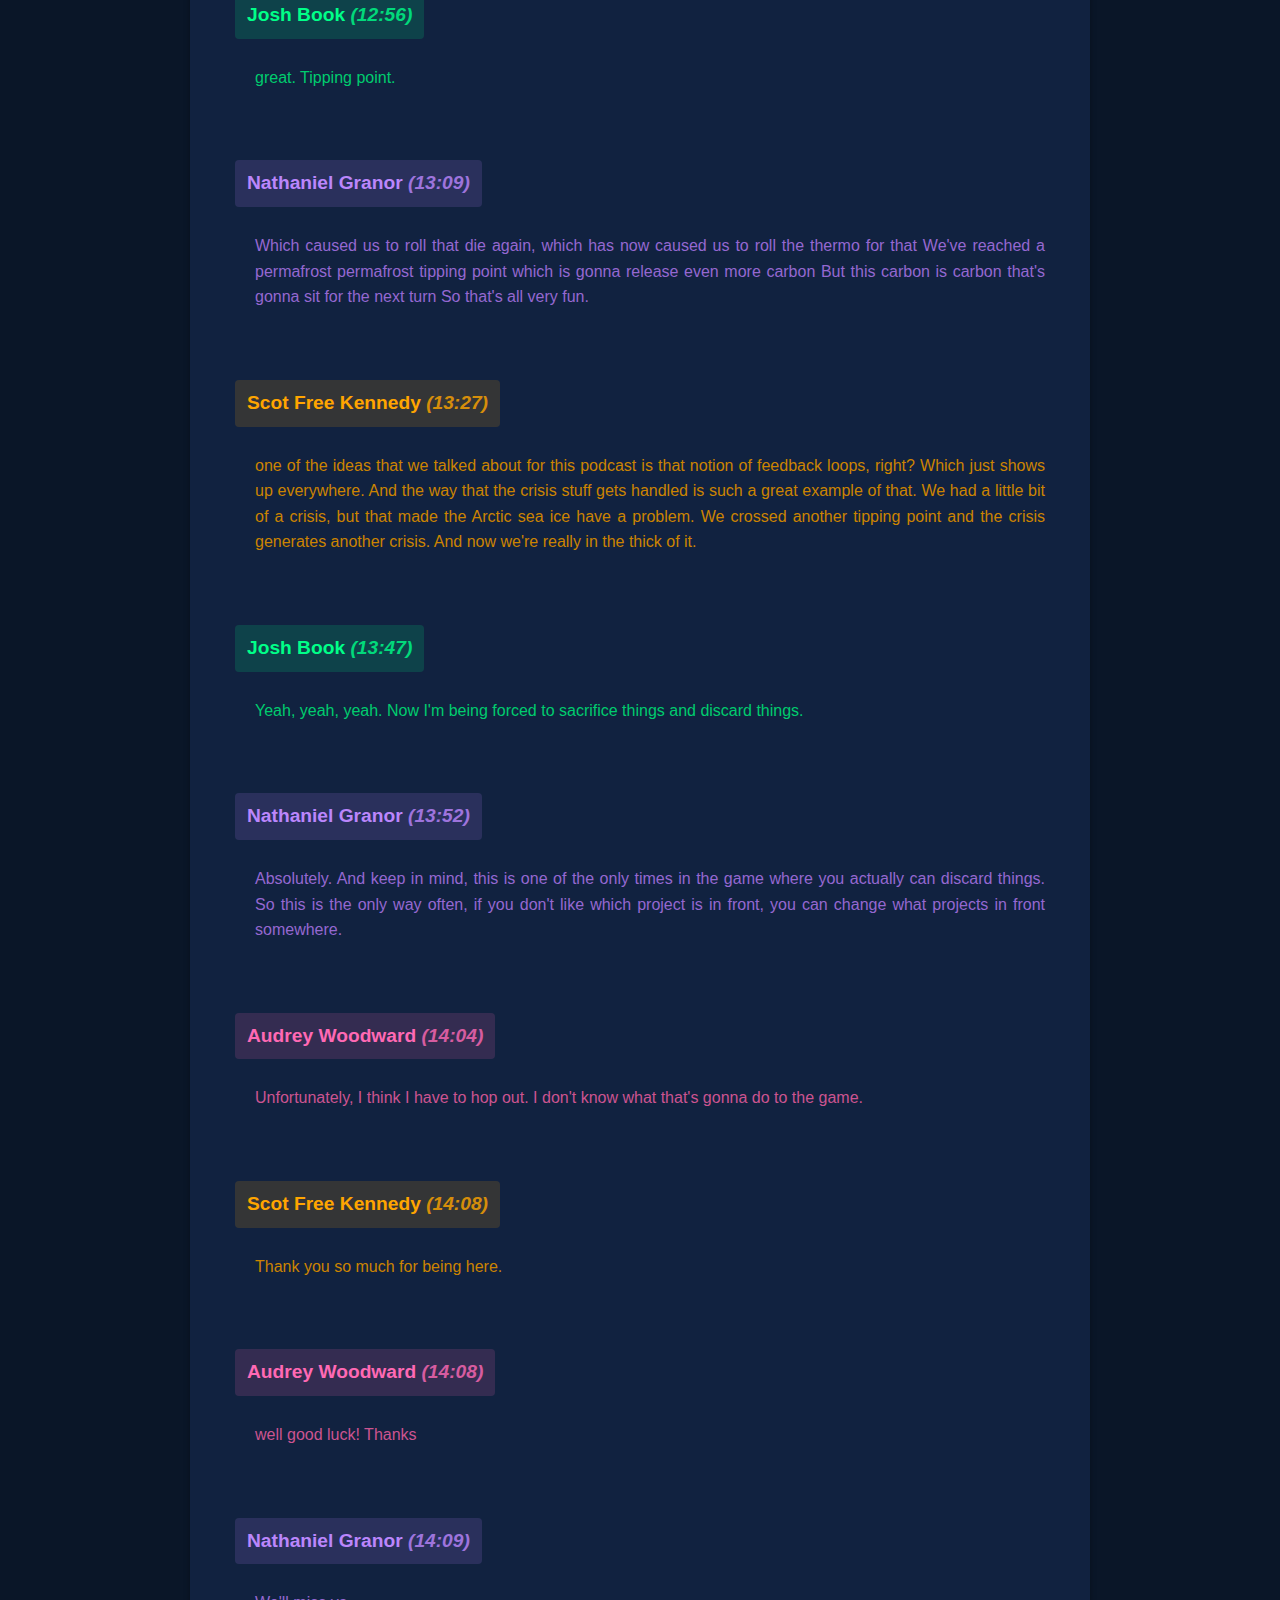
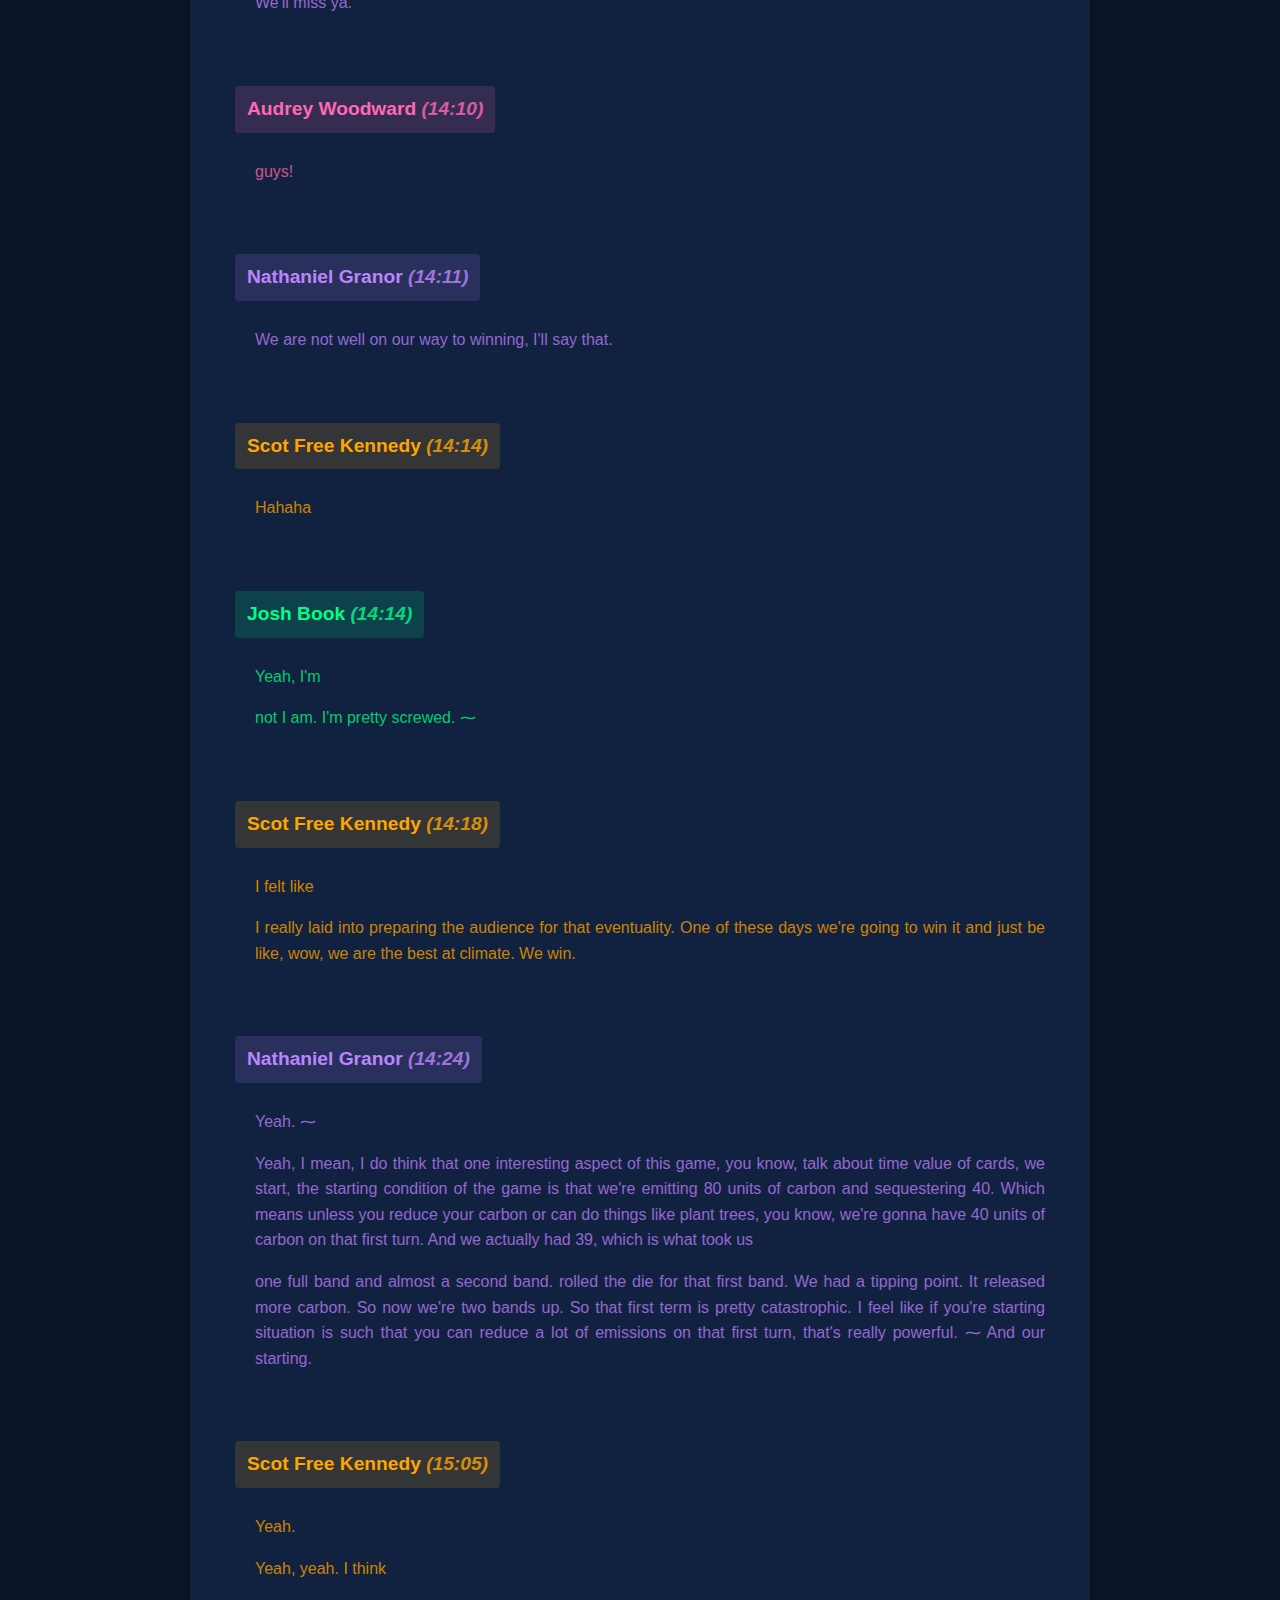
<file: episodes/episode2.html>
<!DOCTYPE html>
<html lang="en">
<head>
    <meta charset="UTF-8">
    <meta name="viewport" content="width=device-width, initial-scale=1.0">
    <title>Carbon and Cardboard - Episode 1 Transcript</title>
    <link rel="stylesheet" href="transcript_styles.css">
</head>
<body>
    <div class="transcript-container">
        <h1>Carbon and Cardboard - Episode 1 Transcript</h1>
        <div class="speaker-section speaker-1">
            <div class="speaker-header">
                Scot Free Kennedy <span class="timestamp">(00:17)</span>
            </div>
            <div class="speaker-text">
                <p>welcome to our second episode of Carbon and Cardboard we're going to ⁓ try to take some of the ideas that we had in our first episode and and apply them to actually playing a game of Daybreak which is a pretty neat game very topical but also with some really neat game mechanics underneath it that really have surprised me, honestly.</p>
                <p>let's do our introductions again first, just so everybody knows the voices. I'm Scott Kennedy. I'm in San Francisco, California.</p>
            </div>
        </div>
        <div class="speaker-section speaker-2">
            <div class="speaker-header">
                Josh Book <span class="timestamp">(00:44)</span>
            </div>
            <div class="speaker-text">
                <p>And I'm Josh Book. I live in Pasadena, California, a little further down south,</p>
            </div>
        </div>
        <div class="speaker-section speaker-3">
            <div class="speaker-header">
                Nathaniel Granor <span class="timestamp">(00:49)</span>
            </div>
            <div class="speaker-text">
                <p>I'm Nathaniel Grainer. I'm in Brooklyn, New York.</p>
            </div>
        </div>
        <div class="speaker-section speaker-4">
            <div class="speaker-header">
                Audrey Woodward <span class="timestamp">(00:54)</span>
            </div>
            <div class="speaker-text">
                <p>Hi, I'm Audrey Woodward. I'm from Atlanta,</p>
            </div>
        </div>
        <div class="speaker-section speaker-1">
            <div class="speaker-header">
                Scot Free Kennedy <span class="timestamp">(00:57)</span>
            </div>
            <div class="speaker-text">
                <p>And yeah, I didn't call that out the first time, but this is a project that we are starting as part of the Climate-Based Fellowship. So the first time we talked a lot about making board games a powerful way to communicate certain ideas relevant or adjacent to climate science.</p>
                <p>We brought in a bunch of educational theory, we talked about our own experiences, and we came up with a few things rather than expecting ideas to sort of magically just come forward while we explore this ⁓ game,</p>
                <p>let's see what happens if we focus in on one aspect</p>
                <p>Nathaniel, if you want to start us off with this idea that is larger than this game in particular, but that you felt like really showed up.</p>
            </div>
        </div>
        <div class="speaker-section speaker-3">
            <div class="speaker-header">
                Nathaniel Granor <span class="timestamp">(01:37)</span>
            </div>
            <div class="speaker-text">
                <p>Absolutely. Daybreak is a game that is thematically about climate change. So it's very on the nose for us. one of the things I've noticed in playing Daybreak a couple of times is there's a pretty big emphasis on, there's a couple of ways you could talk about, you could say opportunity costs. You could also think in terms of the...</p>
                <p>time value of your choices.</p>
                <p>as we go about playing the game, one of the decisions we're gonna have to make over and over again is which projects make sense right now.</p>
                <p>and constantly trading off projects that might have a better short-term benefit for projects that over time might be worth more because we can do them over and over again or because they'll become more powerful over time. I do think there is one other point worth highlighting as we get ready to start the game, which I think we also talked a little bit about in our first episode.</p>
                <p>which is asymmetry. So Daybreak has a little bit of asymmetry built into the structure of the game. Each of us, the four of us have been assigned a country or region of the world that we are playing as. So I've been assigned China, Scott has been assigned Europe. I think that's Audrey is the United States and Josh is it's labeled a majority world. I think that just means everyone else.</p>
                <p>And if you notice, each of us has a different starting situation. So China has a large population that grows quickly, a certain constellation of existing emissions, a certain energy profile of mostly dirty energy, and certain resiliences that we have, a social resilience and an infrastructure resilience, but no ecological resilience. Contrast that, for example, and we also have an existing crisis, community crisis, contrast that with the United States, which is Audrey's.</p>
                <p>player, which starts out with a much smaller population that grows more slowly. Less energy overall, it's also pretty dirty, a different set of emissions, and ecological resilience and infrastructure resilience, but no social resilience. So each player has a different starting situation as well as a different growth rate. And that will be pretty important as the game continues. And this majority world you can see, you know, it's everyone else. So there's a lot of people and they're growing quickly and they have a lot of emissions.</p>
                <p>and they have a lot of crises.</p>
            </div>
        </div>
        <div class="speaker-section speaker-2">
            <div class="speaker-header">
                Josh Book <span class="timestamp">(03:38)</span>
            </div>
            <div class="speaker-text">
                <p>I love it. I feel like I got the best one.</p>
            </div>
        </div>
        <div class="speaker-section speaker-3">
            <div class="speaker-header">
                Nathaniel Granor <span class="timestamp">(03:43)</span>
            </div>
            <div class="speaker-text">
                <p>the</p>
            </div>
        </div>
        <div class="speaker-section speaker-1">
            <div class="speaker-header">
                Scot Free Kennedy <span class="timestamp">(03:45)</span>
            </div>
            <div class="speaker-text">
                <p>So we play a round of this before failing because America leaves the table, which make of that what you will. But notice before she does, Audrey, who is playing America, calls me out on a couple of decisions I make early on that probably would have cost us the game anyway,</p>
            </div>
        </div>
        <div class="speaker-section speaker-1">
            <div class="speaker-header">
                Scot Free Kennedy <span class="timestamp">(04:04)</span>
            </div>
            <div class="speaker-text">
                <p>Okay, great. Let's get started then. I think the first thing that we do here is vote on the global project we want to start with, My initial take on this is that we're choosing between</p>
                <p>Solar technology at scale, this just seems like it boosts everybody once it's in place where solar will generate more electricity for us and be more effective. On the other Renewable energy, innovative partnership, basically,</p>
                <p>once this is in play, you have converted to 100 % clean energy, you can give any amount of that energy to any other one player every round. So once things get hard and they get hard in this game, we should be very clear. We probably will not win. It gets very hard and very often a lot of cooperation becomes really necessary. So,</p>
                <p>My first thought was this thing that boosts solar in general seems like it's going to be generating extra energy for us the entire time through for everybody without doing anything. It has a simplicity value and maybe a time value of actions in that as soon as it's active, it'll be active the rest of the game. On the other hand, the flexibility of the last one seems like it become a really big deal in the end game.</p>
                <p>⁓ We all now make our votes</p>
            </div>
        </div>
        <div class="speaker-section speaker-2">
            <div class="speaker-header">
                Josh Book <span class="timestamp">(05:23)</span>
            </div>
            <div class="speaker-text">
                <p>I'll vote that way. That sounds good to me. Hey, I got a quick gameplay question. The icons at the top right of the cards for our projects, those indicate a cost to</p>
            </div>
        </div>
        <div class="speaker-section speaker-3">
            <div class="speaker-header">
                Nathaniel Granor <span class="timestamp">(05:41)</span>
            </div>
            <div class="speaker-text">
                <p>The top</p>
                <p>right is the resource type that that card has with it. So each of those cards provides that resource. And then if you put more cards behind that project later on, you get all of the resources, not just from the top card, but all of the stacked cards.</p>
            </div>
        </div>
        <div class="speaker-section speaker-1">
            <div class="speaker-header">
                Scot Free Kennedy <span class="timestamp">(05:55)</span>
            </div>
            <div class="speaker-text">
                <p>⁓</p>
            </div>
        </div>
        <div class="speaker-section speaker-3">
            <div class="speaker-header">
                Nathaniel Granor <span class="timestamp">(05:55)</span>
            </div>
            <div class="speaker-text">
                <p>if you have two or three of this social resilience symbol in the stack, you draw one card. If you have four or five of them in the stack, you draw two cards. If you have six or more in the stack, you draw three cards.</p>
            </div>
        </div>
        <div class="speaker-section speaker-2">
            <div class="speaker-header">
                Josh Book <span class="timestamp">(06:00)</span>
            </div>
            <div class="speaker-text">
                <p>Mm-hmm.</p>
            </div>
        </div>
        <div class="speaker-section speaker-1">
            <div class="speaker-header">
                Scot Free Kennedy <span class="timestamp">(06:06)</span>
            </div>
            <div class="speaker-text">
                <p>One of the game mechanics I found really interesting in this game is building these little machines. Many of these games you build machines, but the way that it works in this is pretty interesting to me. The way that those tags stack up,</p>
                <p>we talked about notion of succession and this is really neat because you might start to put your social resilience tokens in that stack, right? Because only the ones that are in that stack are gonna make this card more effective. So you sort of concentrate them there. if you put another card which also uses that social resilience stack, it's gonna,</p>
                <p>be a lot more powerful coming out of the gates. So this is really neat notion of technologies which essentially succeed each other in powerful ways, which I thought was pretty interesting from a lot of our, you know, energy and climate transition discussions as well, really well modeled here.</p>
            </div>
        </div>
        <div class="speaker-section speaker-3">
            <div class="speaker-header">
                Nathaniel Granor <span class="timestamp">(06:50)</span>
            </div>
            <div class="speaker-text">
                <p>So why don't we lock in our global project choice so we can start the first round. So we need each, everyone's gotta hit lock on their vote. There you go. All right, so now we've each been dealt a hand, and we can all see each other's hands in each other's projects.</p>
            </div>
        </div>
        <div class="speaker-section speaker-2">
            <div class="speaker-header">
                Josh Book <span class="timestamp">(06:53)</span>
            </div>
            <div class="speaker-text">
                <p>Yeah, let's do it. Let's get going. ⁓</p>
                <p>Alright.</p>
            </div>
        </div>
        <div class="speaker-section speaker-3">
            <div class="speaker-header">
                Nathaniel Granor <span class="timestamp">(07:07)</span>
            </div>
            <div class="speaker-text">
                <p>And one interesting thing about this game is we play at the same time and we all just keep, you keep going till you decide your turn is over. Generally that happens when you're out of cards in your hand or out of projects you can use. But kind of we can just each get to work looking at our own cards and think about what we want to do. Now we did pick that solar project and I noticed that I do have one card with solar.</p>
            </div>
        </div>
        <div class="speaker-section speaker-2">
            <div class="speaker-header">
                Josh Book <span class="timestamp">(07:12)</span>
            </div>
            <div class="speaker-text">
                <p>Mm.</p>
            </div>
        </div>
        <div class="speaker-section speaker-1">
            <div class="speaker-header">
                Scot Free Kennedy <span class="timestamp">(07:33)</span>
            </div>
            <div class="speaker-text">
                <p>I know, I voted for it and now note that I do not.</p>
            </div>
        </div>
        <div class="speaker-section speaker-4">
            <div class="speaker-header">
                Audrey Woodward <span class="timestamp">(07:37)</span>
            </div>
            <div class="speaker-text">
                <p>I also don't have any solar. A lot of mine has to do with kind of people and moving movement.</p>
            </div>
        </div>
        <div class="speaker-section speaker-2">
            <div class="speaker-header">
                Josh Book <span class="timestamp">(07:44)</span>
            </div>
            <div class="speaker-text">
                <p>So like a plus house plus one on the house means like my population is increasing</p>
            </div>
        </div>
        <div class="speaker-section speaker-3">
            <div class="speaker-header">
                Nathaniel Granor <span class="timestamp">(07:49)</span>
            </div>
            <div class="speaker-text">
                <p>Yes. And at the end of each round, you need to make sure that the amount of electricity you are generating is at least as high as the number of population you have. That's total electricity. It doesn't have to be from either source, but of course dirty electricity is going to generate emissions and those are bad.</p>
            </div>
        </div>
        <div class="speaker-section speaker-1">
            <div class="speaker-header">
                Scot Free Kennedy <span class="timestamp">(08:07)</span>
            </div>
            <div class="speaker-text">
                <p>OK, I'm going to do a time.</p>
                <p>Value of action decision I feel like getting rid of the dirty Energy is certainly useful but kind of only at the beginning of the game and we didn't choose the one where that was such a huge deal whereas building up this ability to arbitrarily give people Any of the three stability tokens seemed like it's gonna be powerful the whole time especially when we get into crisis mode</p>
                <p>Does anybody need any stability options yet? I still only get to give one.</p>
                <p>I'm going to give Audrey a social resilience token.</p>
            </div>
        </div>
        <div class="speaker-section speaker-4">
            <div class="speaker-header">
                Audrey Woodward <span class="timestamp">(08:35)</span>
            </div>
            <div class="speaker-text">
                <p>Yes.</p>
                <p>⁓ thank you.</p>
                <p>and what does that do for me?</p>
            </div>
        </div>
        <div class="speaker-section speaker-1">
            <div class="speaker-header">
                Scot Free Kennedy <span class="timestamp">(08:44)</span>
            </div>
            <div class="speaker-text">
                <p>So those three resilience tokens, when bad things happen in basically three broad categories, social unrest, ecological problems and infrastructure problems, they basically are like armor. They will prevent the impact of some amount of the bad things happening.</p>
            </div>
        </div>
        <div class="speaker-section speaker-4">
            <div class="speaker-header">
                Audrey Woodward <span class="timestamp">(09:03)</span>
            </div>
            <div class="speaker-text">
                <p>Okay.</p>
                <p>Okay, and then I guess I have a question maybe y'all could help me with I have a card that's methane removal and if I get rid of two cards, I guess it's getting rid of one carbon block per Would it be a good idea to put that on top of my clean energy R &D? Just because then I'm adding more.</p>
            </div>
        </div>
        <div class="speaker-section speaker-3">
            <div class="speaker-header">
                Nathaniel Granor <span class="timestamp">(09:22)</span>
            </div>
            <div class="speaker-text">
                <p>Yeah, so the challenge with</p>
                <p>that methane removal card is it's just a very expensive cost each turn to use it. So like two cards from your hand. That's just a lot. The other thing is it's a temporary, so you're removing the emissions you're removing are from your personal emissions when we calculate them each round. What we're not doing is a removing.</p>
            </div>
        </div>
        <div class="speaker-section speaker-4">
            <div class="speaker-header">
                Audrey Woodward <span class="timestamp">(09:30)</span>
            </div>
            <div class="speaker-text">
                <p>Yeah.</p>
            </div>
        </div>
        <div class="speaker-section speaker-3">
            <div class="speaker-header">
                Nathaniel Granor <span class="timestamp">(09:44)</span>
            </div>
            <div class="speaker-text">
                <p>emissions that are already out on the board some for example, if you plant trees, then every round those trees absorb emissions, whereas here, to get this benefit, you're going to have to pay two cards every round to get the benefit. that's the trade off there, you'd have to decide if it's worth it.</p>
                <p>I would focus on cutting emissions more. You've got your clean electricity plant stack. You'll get to add to that stack so it'll get faster and faster over time. I would say you probably want to focus on cutting emissions if you can, if there's a way to do it.</p>
            </div>
        </div>
        <div class="speaker-section speaker-2">
            <div class="speaker-header">
                Josh Book <span class="timestamp">(10:14)</span>
            </div>
            <div class="speaker-text">
                <p>So I guess I can do it here with my hydrogen power factories. But I'm not sure exactly what this is telling me that for every plus one on the house.</p>
            </div>
        </div>
        <div class="speaker-section speaker-3">
            <div class="speaker-header">
                Nathaniel Granor <span class="timestamp">(10:24)</span>
            </div>
            <div class="speaker-text">
                <p>decarbonize one industrial emission. You've got, okay, well have quite a few of those. You have six industrial emissions. So cutting those would be good. But each time you use this project, it will increase your population by one.</p>
            </div>
        </div>
        <div class="speaker-section speaker-2">
            <div class="speaker-header">
                Josh Book <span class="timestamp">(10:37)</span>
            </div>
            <div class="speaker-text">
                <p>Mm-hmm.</p>
            </div>
        </div>
        <div class="speaker-section speaker-3">
            <div class="speaker-header">
                Nathaniel Granor <span class="timestamp">(10:40)</span>
            </div>
            <div class="speaker-text">
                <p>which increases your energy needs. And your energy needs already grow, your energy needs already grow quite quickly. Your energy needs grow three per turn.</p>
            </div>
        </div>
        <div class="speaker-section speaker-2">
            <div class="speaker-header">
                Josh Book <span class="timestamp">(10:44)</span>
            </div>
            <div class="speaker-text">
                <p>Got it.</p>
            </div>
        </div>
        <div class="speaker-section speaker-4">
            <div class="speaker-header">
                Audrey Woodward <span class="timestamp">(10:49)</span>
            </div>
            <div class="speaker-text">
                <p>Scott, you don't want me asking, for your local projects, why did you put reforestation behind carbon tax dividend? you know, why are they?</p>
            </div>
        </div>
        <div class="speaker-section speaker-1">
            <div class="speaker-header">
                Scot Free Kennedy <span class="timestamp">(10:59)</span>
            </div>
            <div class="speaker-text">
                <p>Yeah, probably for no good, not for great reasons.</p>
                <p>I didn't have a bunch of other cards to power up the deforestation one. So it's choices that you make, you pursue one technology and it comes at the expense of other projects, which is, think, familiar to everybody looking at the climate.</p>
                <p>world and I think it's one of things this game does really well. it's always a choice, right?</p>
            </div>
        </div>
        <div class="speaker-section speaker-4">
            <div class="speaker-header">
                Audrey Woodward <span class="timestamp">(11:20)</span>
            </div>
            <div class="speaker-text">
                <p>Okay, thank you.</p>
            </div>
        </div>
        <div class="speaker-section speaker-2">
            <div class="speaker-header">
                Josh Book <span class="timestamp">(11:21)</span>
            </div>
            <div class="speaker-text">
                <p>Yeah, so this nuclear seems very valuable, but I can't do it yet. ⁓</p>
            </div>
        </div>
        <div class="speaker-section speaker-3">
            <div class="speaker-header">
                Nathaniel Granor <span class="timestamp">(11:28)</span>
            </div>
            <div class="speaker-text">
                <p>And it's only</p>
                <p>valuable if it goes on a stack that has two policy cards and a social card and more nuclear. So I, one of my, I think that this game is very opinionated. I know they've tried to make things accurate. ⁓ They tend to not love geoengineering solutions and they tend to not love super high tech solutions. So I think that the allure, the allure of right, the allure of nuclear.</p>
            </div>
        </div>
        <div class="speaker-section speaker-2">
            <div class="speaker-header">
                Josh Book <span class="timestamp">(11:38)</span>
            </div>
            <div class="speaker-text">
                <p>Yeah.</p>
                <p>Mm.</p>
                <p>That's interesting. It's very expensive to do it.</p>
            </div>
        </div>
        <div class="speaker-section speaker-3">
            <div class="speaker-header">
                Nathaniel Granor <span class="timestamp">(11:55)</span>
            </div>
            <div class="speaker-text">
                <p>is there, but then it's like only if you get a bunch of other nuclear cards will it really be valuable. And there aren't that many nuclear cards in the game.</p>
            </div>
        </div>
        <div class="speaker-section speaker-2">
            <div class="speaker-header">
                Josh Book <span class="timestamp">(12:02)</span>
            </div>
            <div class="speaker-text">
                <p>⁓</p>
            </div>
        </div>
        <div class="speaker-section speaker-4">
            <div class="speaker-header">
                Audrey Woodward <span class="timestamp">(12:05)</span>
            </div>
            <div class="speaker-text">
                <p>For nuclear, is that like a short term versus long term? You know, if we have projects, should we roll them out quicker than invest in something else?</p>
            </div>
        </div>
        <div class="speaker-section speaker-3">
            <div class="speaker-header">
                Nathaniel Granor <span class="timestamp">(12:15)</span>
            </div>
            <div class="speaker-text">
                <p>Yeah, I think it's</p>
            </div>
        </div>
        <div class="speaker-section speaker-2">
            <div class="speaker-header">
                Josh Book <span class="timestamp">(12:15)</span>
            </div>
            <div class="speaker-text">
                <p>I'm sure</p>
                <p>it is, yeah.</p>
            </div>
        </div>
        <div class="speaker-section speaker-3">
            <div class="speaker-header">
                Nathaniel Granor <span class="timestamp">(12:16)</span>
            </div>
            <div class="speaker-text">
                <p>more of like a strategic of like, you're going all in on nuclear, but there's like a luck element of like, will you actually get more nuclear cards or not? So it's more of, to me, it's more of like a risk of you're committing and if you just don't draw those cards, well.</p>
            </div>
        </div>
        <div class="speaker-section speaker-1">
            <div class="speaker-header">
                Scot Free Kennedy <span class="timestamp">(12:25)</span>
            </div>
            <div class="speaker-text">
                <p>We've got to commit.</p>
                <p>Yeah, it's almost more like they're hinting at fusion, like, this would be incredible, but we don't know if it's actually gonna happen.</p>
            </div>
        </div>
        <div class="speaker-section speaker-2">
            <div class="speaker-header">
                Josh Book <span class="timestamp">(12:32)</span>
            </div>
            <div class="speaker-text">
                <p>Mm-hmm.</p>
            </div>
        </div>
        <div class="speaker-section speaker-3">
            <div class="speaker-header">
                Nathaniel Granor <span class="timestamp">(12:38)</span>
            </div>
            <div class="speaker-text">
                <p>Yeah, or when, when it's</p>
                <p>gonna happen. Yeah.</p>
                <p>Okay, so</p>
            </div>
        </div>
        <div class="speaker-section speaker-2">
            <div class="speaker-header">
                Josh Book <span class="timestamp">(12:40)</span>
            </div>
            <div class="speaker-text">
                <p>Yeah.</p>
            </div>
        </div>
        <div class="speaker-section speaker-3">
            <div class="speaker-header">
                Nathaniel Granor <span class="timestamp">(12:41)</span>
            </div>
            <div class="speaker-text">
                <p>what's happened here is we've gone up to one full rung on our thermometer and almost all but one block on the next rung. That has caused us to roll the tipping point dice and we rolled the loss of Arctic sea ice, which has meant we've reached a tipping point on Arctic sea ice. And what that does is it generates seven more, eight more units of carbon. That has in turn pushed us into the next degree.</p>
            </div>
        </div>
        <div class="speaker-section speaker-2">
            <div class="speaker-header">
                Josh Book <span class="timestamp">(12:56)</span>
            </div>
            <div class="speaker-text">
                <p>great. Tipping point.</p>
            </div>
        </div>
        <div class="speaker-section speaker-3">
            <div class="speaker-header">
                Nathaniel Granor <span class="timestamp">(13:09)</span>
            </div>
            <div class="speaker-text">
                <p>Which caused us to roll that die again, which has now caused us to roll the thermo for that We've reached a permafrost permafrost tipping point which is gonna release even more carbon But this carbon is carbon that's gonna sit for the next turn So that's all very fun.</p>
            </div>
        </div>
        <div class="speaker-section speaker-1">
            <div class="speaker-header">
                Scot Free Kennedy <span class="timestamp">(13:27)</span>
            </div>
            <div class="speaker-text">
                <p>one of the ideas that we talked about for this podcast is that notion of feedback loops, right? Which just shows up everywhere. And the way that the crisis stuff gets handled is such a great example of that. We had a little bit of a crisis, but that made the Arctic sea ice have a problem. We crossed another tipping point and the crisis generates another crisis. And now we're really in the thick of it.</p>
            </div>
        </div>
        <div class="speaker-section speaker-2">
            <div class="speaker-header">
                Josh Book <span class="timestamp">(13:47)</span>
            </div>
            <div class="speaker-text">
                <p>Yeah, yeah, yeah. Now I'm being forced to sacrifice things and discard things.</p>
            </div>
        </div>
        <div class="speaker-section speaker-3">
            <div class="speaker-header">
                Nathaniel Granor <span class="timestamp">(13:52)</span>
            </div>
            <div class="speaker-text">
                <p>Absolutely. And keep in mind, this is one of the only times in the game where you actually can discard things. So this is the only way often, if you don't like which project is in front, you can change what projects in front somewhere.</p>
            </div>
        </div>
        <div class="speaker-section speaker-4">
            <div class="speaker-header">
                Audrey Woodward <span class="timestamp">(14:04)</span>
            </div>
            <div class="speaker-text">
                <p>Unfortunately, I think I have to hop out. I don't know what that's gonna do to the game.</p>
            </div>
        </div>
        <div class="speaker-section speaker-1">
            <div class="speaker-header">
                Scot Free Kennedy <span class="timestamp">(14:08)</span>
            </div>
            <div class="speaker-text">
                <p>Thank you so much for being here.</p>
            </div>
        </div>
        <div class="speaker-section speaker-4">
            <div class="speaker-header">
                Audrey Woodward <span class="timestamp">(14:08)</span>
            </div>
            <div class="speaker-text">
                <p>well good luck! Thanks</p>
            </div>
        </div>
        <div class="speaker-section speaker-3">
            <div class="speaker-header">
                Nathaniel Granor <span class="timestamp">(14:09)</span>
            </div>
            <div class="speaker-text">
                <p>We'll miss ya.</p>
            </div>
        </div>
        <div class="speaker-section speaker-4">
            <div class="speaker-header">
                Audrey Woodward <span class="timestamp">(14:10)</span>
            </div>
            <div class="speaker-text">
                <p>guys!</p>
            </div>
        </div>
        <div class="speaker-section speaker-3">
            <div class="speaker-header">
                Nathaniel Granor <span class="timestamp">(14:11)</span>
            </div>
            <div class="speaker-text">
                <p>We are not well on our way to winning, I'll say that.</p>
            </div>
        </div>
        <div class="speaker-section speaker-1">
            <div class="speaker-header">
                Scot Free Kennedy <span class="timestamp">(14:14)</span>
            </div>
            <div class="speaker-text">
                <p>Hahaha</p>
            </div>
        </div>
        <div class="speaker-section speaker-2">
            <div class="speaker-header">
                Josh Book <span class="timestamp">(14:14)</span>
            </div>
            <div class="speaker-text">
                <p>Yeah, I'm</p>
                <p>not I am. I'm pretty screwed. ⁓</p>
            </div>
        </div>
        <div class="speaker-section speaker-1">
            <div class="speaker-header">
                Scot Free Kennedy <span class="timestamp">(14:18)</span>
            </div>
            <div class="speaker-text">
                <p>I felt like</p>
                <p>I really laid into preparing the audience for that eventuality. One of these days we're going to win it and just be like, wow, we are the best at climate. We win.</p>
            </div>
        </div>
        <div class="speaker-section speaker-3">
            <div class="speaker-header">
                Nathaniel Granor <span class="timestamp">(14:24)</span>
            </div>
            <div class="speaker-text">
                <p>Yeah. ⁓</p>
                <p>Yeah, I mean, I do think that one interesting aspect of this game, you know, talk about time value of cards, we start, the starting condition of the game is that we're emitting 80 units of carbon and sequestering 40. Which means unless you reduce your carbon or can do things like plant trees, you know, we're gonna have 40 units of carbon on that first turn. And we actually had 39, which is what took us</p>
                <p>one full band and almost a second band. rolled the die for that first band. We had a tipping point. It released more carbon. So now we're two bands up. So that first term is pretty catastrophic. I feel like if you're starting situation is such that you can reduce a lot of emissions on that first turn, that's really powerful. ⁓ And our starting.</p>
            </div>
        </div>
        <div class="speaker-section speaker-1">
            <div class="speaker-header">
                Scot Free Kennedy <span class="timestamp">(15:05)</span>
            </div>
            <div class="speaker-text">
                <p>Yeah.</p>
                <p>Yeah, yeah. I think</p>
            </div>
        </div>
        <div class="speaker-section speaker-2">
            <div class="speaker-header">
                Josh Book <span class="timestamp">(15:14)</span>
            </div>
            <div class="speaker-text">
                <p>Mmm.</p>
            </div>
        </div>
        <div class="speaker-section speaker-1">
            <div class="speaker-header">
                Scot Free Kennedy <span class="timestamp">(15:16)</span>
            </div>
            <div class="speaker-text">
                <p>it's so neat. Like you can see that in the game mechanics and it is such a like reflection of things that we've we've heard about, right? Like from the project drawdown people of like, hey, I don't care if this is going to be the best technology ever in 10 years. It is worth more to do something simple to reduce emissions now because I get that 10 years of reduced emissions and you can just see that in the game mechanic.</p>
            </div>
        </div>
        <div class="speaker-section speaker-2">
            <div class="speaker-header">
                Josh Book <span class="timestamp">(15:25)</span>
            </div>
            <div class="speaker-text">
                <p>Yeah, start early.</p>
            </div>
        </div>
        <div class="speaker-section speaker-3">
            <div class="speaker-header">
                Nathaniel Granor <span class="timestamp">(15:38)</span>
            </div>
            <div class="speaker-text">
                <p>Right, right, because each round, each round,</p>
                <p>the emissions you reduce, that's not just one point for this round, it's another point next round, another point next round, another point next round. The earlier you reduce emissions, the overall number of negative points from those emissions goes away. But unfortunately, the cards we were all dealt just did not allow us to do very much emissions reductions on that first turn.</p>
            </div>
        </div>
        <div class="speaker-section speaker-2">
            <div class="speaker-header">
                Josh Book <span class="timestamp">(16:00)</span>
            </div>
            <div class="speaker-text">
                <p>I</p>
            </div>
        </div>
        <div class="speaker-section speaker-3">
            <div class="speaker-header">
                Nathaniel Granor <span class="timestamp">(16:00)</span>
            </div>
            <div class="speaker-text">
                <p>so now we're going to see if we can even continue playing without Audrey. ⁓</p>
            </div>
        </div>
        <div class="speaker-section speaker-2">
            <div class="speaker-header">
                Josh Book <span class="timestamp">(16:03)</span>
            </div>
            <div class="speaker-text">
                <p>One entire</p>
                <p>region of the world has fallen off.</p>
            </div>
        </div>
        <div class="speaker-section speaker-3">
            <div class="speaker-header">
                Nathaniel Granor <span class="timestamp">(16:07)</span>
            </div>
            <div class="speaker-text">
                <p>And it's the US, how appropriate. US is no longer at the table.</p>
            </div>
        </div>
        <div class="speaker-section speaker-2">
            <div class="speaker-header">
                Josh Book <span class="timestamp">(16:11)</span>
            </div>
            <div class="speaker-text">
                <p>It's the</p>
            </div>
        </div>
        <div class="speaker-section speaker-1">
            <div class="speaker-header">
                Scot Free Kennedy <span class="timestamp">(16:09)</span>
            </div>
            <div class="speaker-text">
                <p>god!</p>
                <p>You guys didn't come to the job.</p>
            </div>
        </div>
        <div class="speaker-section speaker-2">
            <div class="speaker-header">
                Josh Book <span class="timestamp">(16:12)</span>
            </div>
            <div class="speaker-text">
                <p>2015 Paris Accords.</p>
            </div>
        </div>
        <div class="speaker-section speaker-1">
            <div class="speaker-header">
                Scot Free Kennedy <span class="timestamp">(16:15)</span>
            </div>
            <div class="speaker-text">
                <p>This is incredible. Good role playing everybody and seeing.</p>
            </div>
        </div>
        <div class="speaker-section speaker-3">
            <div class="speaker-header">
                Nathaniel Granor <span class="timestamp">(16:20)</span>
            </div>
            <div class="speaker-text">
                <p>I think we literally cannot continue.</p>
            </div>
        </div>
        <div class="speaker-section speaker-2">
            <div class="speaker-header">
                Josh Book <span class="timestamp">(16:24)</span>
            </div>
            <div class="speaker-text">
                <p>We can't continue without the United States. How sad.</p>
            </div>
        </div>
        <div class="speaker-section speaker-3">
            <div class="speaker-header">
                Nathaniel Granor <span class="timestamp">(16:29)</span>
            </div>
            <div class="speaker-text">
                <p>How sad.</p>
            </div>
        </div>
        <div class="speaker-section speaker-2">
            <div class="speaker-header">
                Josh Book <span class="timestamp">(16:30)</span>
            </div>
            <div class="speaker-text">
                <p>Yeah.</p>
            </div>
        </div>
        <div class="speaker-section speaker-1">
            <div class="speaker-header">
                Scot Free Kennedy <span class="timestamp">(16:31)</span>
            </div>
            <div class="speaker-text">
                <p>but narratively,</p>
                <p>narratively solid.</p>
            </div>
        </div>
        <div class="speaker-section speaker-2">
            <div class="speaker-header">
                Josh Book <span class="timestamp">(16:33)</span>
            </div>
            <div class="speaker-text">
                <p>Narratively ironic.</p>
            </div>
        </div>
        <div class="speaker-section speaker-1">
            <div class="speaker-header">
                Scot Free Kennedy <span class="timestamp">(16:37)</span>
            </div>
            <div class="speaker-text">
                <p>Just to sort of recap, we saw a really big feedback loop trigger pretty early on.</p>
                <p>And I think Nathaniel, you were pointing out that a lot of that was that we had a lot of emissions and dirty energy pretty early on and weren't able to do much about it that very first game and that helped.</p>
            </div>
        </div>
        <div class="speaker-section speaker-3">
            <div class="speaker-header">
                Nathaniel Granor <span class="timestamp">(16:55)</span>
            </div>
            <div class="speaker-text">
                <p>Well, yeah, to get more</p>
                <p>specific on that first round, we ended up with a net carbon of 39. Now each of these bars takes 20. So this bar filled up with the first 20 and then we had 19 on the second bar. When you fill up a bar, you have to roll the die here and you move up on one of these tracks. Some of the tracks have an immediate crisis. Some of them don't. We happened onto a track that had an immediate crisis. Tipping point, I guess they're called. And</p>
                <p>The particular tipping point we got was one that contributed carbon immediately, which meant that because we were sitting at 19 out of 20 here, that immediately pushed us into the next band, which forced us to roll that die again. So that was a particularly unlucky course of events. But if we had been able to cut our carbon by, because we cut it by one, if we'd be able to cut eight more carbon on that first round, which is achievable with four players,</p>
                <p>then the first tipping point wouldn't have pushed us over that threshold.</p>
            </div>
        </div>
        <div class="speaker-section speaker-2">
            <div class="speaker-header">
                Josh Book <span class="timestamp">(17:50)</span>
            </div>
            <div class="speaker-text">
                <p>Mm.</p>
            </div>
        </div>
        <div class="speaker-section speaker-3">
            <div class="speaker-header">
                Nathaniel Granor <span class="timestamp">(17:51)</span>
            </div>
            <div class="speaker-text">
                <p>and so he would have not had a second tipping point on the same turn.</p>
            </div>
        </div>
        <div class="speaker-section speaker-1">
            <div class="speaker-header">
                Scot Free Kennedy <span class="timestamp">(17:54)</span>
            </div>
            <div class="speaker-text">
                <p>Yeah, I think that was really interesting. What else did we want to call out? There was some really neat stuff with the succession mechanics. We saw the choices being made. If you're going to pursue one technology, it has impacts on others.</p>
                <p>And we saw, the interesting impact of the regions, right? We saw that Joshua started the game out with a very different set of immediate concerns and abilities. And that was really interesting to see play out.</p>
            </div>
        </div>
        <div class="speaker-section speaker-2">
            <div class="speaker-header">
                Josh Book <span class="timestamp">(18:08)</span>
            </div>
            <div class="speaker-text">
                <p>about nuclear.</p>
            </div>
        </div>
        <div class="speaker-section speaker-3">
            <div class="speaker-header">
                Nathaniel Granor <span class="timestamp">(18:18)</span>
            </div>
            <div class="speaker-text">
                <p>Yeah, I I saw some interesting stuff here around, you know, I had this card that should have helped me get a lot of solar, but it just didn't. And so my solar bet really kind of went nowhere. Meanwhile, I also just trying for nuclear, which also didn't go where I wanted it to. But this is an interesting point. This has happened to me every time I've played the game. You know, with each round, you need to make sure your total electricity is at least as high as your energy demand from your population.</p>
                <p>And it's very tempting to want to just like start building, building, building renewable energy, which is good. You need renewable energy, but that does nothing to cut your emissions.</p>
            </div>
        </div>
        <div class="speaker-section speaker-2">
            <div class="speaker-header">
                Josh Book <span class="timestamp">(18:49)</span>
            </div>
            <div class="speaker-text">
                <p>and then.</p>
            </div>
        </div>
        <div class="speaker-section speaker-1">
            <div class="speaker-header">
                Scot Free Kennedy <span class="timestamp">(18:54)</span>
            </div>
            <div class="speaker-text">
                <p>Yeah. And do you remember just to sorry to tie that back into some of the climate stuff we've talked about? Do you remember that big simulation? It's the wonderful simulation of global policy and all that interlocked systems. And one of the things she demoed the end roads. Yeah, which was a whole we should do a whole show on that because I was I just fascinated by that. But the thing that I remember really blowing me away.</p>
            </div>
        </div>
        <div class="speaker-section speaker-2">
            <div class="speaker-header">
                Josh Book <span class="timestamp">(18:54)</span>
            </div>
            <div class="speaker-text">
                <p>Mm-hmm.</p>
                <p>Are you talking about?</p>
            </div>
        </div>
        <div class="speaker-section speaker-1">
            <div class="speaker-header">
                Scot Free Kennedy <span class="timestamp">(19:19)</span>
            </div>
            <div class="speaker-text">
                <p>was her using it to demonstrate exactly that. She was like, okay, everybody, what do you want to do? Let's build lots of green energy. Great. And we ramp up all the clean energy. We were generating solar. We're doing all the right things. Then she's like, yeah, check it out. In 2050, you are still in the tank. Why? Because exactly what you were just saying reflected in this game, you're still generating all that dirty emissions and it's just not enough.</p>
                <p>to add green capacity because people will want to use all the capacity that's there. So if you're not getting rid of the dirty capacity, it's just going to keep getting used.</p>
            </div>
        </div>
        <div class="speaker-section speaker-3">
            <div class="speaker-header">
                Nathaniel Granor <span class="timestamp">(19:48)</span>
            </div>
            <div class="speaker-text">
                <p>Right. Well,</p>
                <p>and this is a really important point too, that like this is exactly what is currently happening in planet Earth, is that we've reached this really cool point in the transition where we are actually starting to generate huge amounts of renewable energy just in the last couple years even. And this was actually, there was just a report out in June or July of this year that for the very, very first time the</p>
                <p>absolute emissions of think of coal went down ⁓ or maybe it was renewable versus fossil. I'll have to look at what the exact report is. Maybe I'll bring it up right now so I can say something intelligent. up until now, we've only been adding renewable energy and yeah, maybe we're adding more renewable energy than adding fossil energy. But regardless, if you aren't fossil energy, then you aren't reducing emissions.</p>
            </div>
        </div>
        <div class="speaker-section speaker-2">
            <div class="speaker-header">
                Josh Book <span class="timestamp">(20:20)</span>
            </div>
            <div class="speaker-text">
                <p>Hmm</p>
                <p>we're still adding fossil. Yeah.</p>
            </div>
        </div>
        <div class="speaker-section speaker-1">
            <div class="speaker-header">
                Scot Free Kennedy <span class="timestamp">(20:44)</span>
            </div>
            <div class="speaker-text">
                <p>Yeah. Gosh, just I continue to be impressed with how</p>
                <p>It's not like the game is sort of saying, here's what we know is true about the climate. It's just built into the mechanics that all this stuff that we've been talking about and learning about. I mean, it's not shocking. They went and did their research, but it's still really interesting to see how you could come to this game not knowing or caring anything about climate. But if you wanted to play the game well, you end up having to think about the fact that you can't just build green capacity. You've got to get rid of the old dirty capacity. It's wonderful. It's really interesting. ⁓</p>
            </div>
        </div>
        <div class="speaker-section speaker-2">
            <div class="speaker-header">
                Josh Book <span class="timestamp">(21:21)</span>
            </div>
            <div class="speaker-text">
                <p>Yeah, I think</p>
                <p>all the mechanics and the balancing mechanics of it really serve it well. you just can't like focus in one specific direction. And then the asymmetry of it, that every region is, you know, starting with its own set of circumstances, some more challenging than others.</p>
                <p>I'm curious if for every starting condition that players are set up with, there is a winnable set of choices that people can make.</p>
            </div>
        </div>
        <div class="speaker-section speaker-3">
            <div class="speaker-header">
                Nathaniel Granor <span class="timestamp">(21:50)</span>
            </div>
            <div class="speaker-text">
                <p>Hmm.</p>
            </div>
        </div>
        <div class="speaker-section speaker-1">
            <div class="speaker-header">
                Scot Free Kennedy <span class="timestamp">(21:52)</span>
            </div>
            <div class="speaker-text">
                <p>Yeah.</p>
            </div>
        </div>
        <div class="speaker-section speaker-3">
            <div class="speaker-header">
                Nathaniel Granor <span class="timestamp">(21:54)</span>
            </div>
            <div class="speaker-text">
                <p>I suspect this game is complex enough that there's no way to actually mathematically calculate that from a practical standpoint. ⁓ There's so many cards and they can be stacked up in so many different ways that the game tree is pretty expansive here. ⁓ It's not like chess where there's two players and each one's making one move per turn.</p>
            </div>
        </div>
        <div class="speaker-section speaker-2">
            <div class="speaker-header">
                Josh Book <span class="timestamp">(22:03)</span>
            </div>
            <div class="speaker-text">
                <p>Mm-hmm.</p>
                <p>Mm-hmm.</p>
            </div>
        </div>
        <div class="speaker-section speaker-1">
            <div class="speaker-header">
                Scot Free Kennedy <span class="timestamp">(22:18)</span>
            </div>
            <div class="speaker-text">
                <p>It's interesting to think about you could, I mean, it is just big data. It's not complicated data, right? I could imagine playing with maybe a limited number of players and you could just enumerate all the possibilities and Monte Carlo it out.</p>
            </div>
        </div>
        <div class="speaker-section speaker-3">
            <div class="speaker-header">
                Nathaniel Granor <span class="timestamp">(22:32)</span>
            </div>
            <div class="speaker-text">
                <p>I just be hard to do period. I suspect it is computationally fraught. Yes. How much, how much, ⁓ how many emissions are we willing to put in the atmosphere to calculate that?</p>
            </div>
        </div>
        <div class="speaker-section speaker-2">
            <div class="speaker-header">
                Josh Book <span class="timestamp">(22:32)</span>
            </div>
            <div class="speaker-text">
                <p>Mm-hmm. You would need very high computation power.</p>
            </div>
        </div>
        <div class="speaker-section speaker-1">
            <div class="speaker-header">
                Scot Free Kennedy <span class="timestamp">(22:46)</span>
            </div>
            <div class="speaker-text">
                <p>Well, great.</p>
                <p>Any last call outs you noticed in the game or thought about with climate that we haven't talked about yet?</p>
            </div>
        </div>
        <div class="speaker-section speaker-3">
            <div class="speaker-header">
                Nathaniel Granor <span class="timestamp">(22:51)</span>
            </div>
            <div class="speaker-text">
                <p>I think that the way that one wins this game is by going extremely slowly and collaborating on every step with every player and by having however many players who are experienced in the game.</p>
                <p>I think it, I think it requires all of those things. Well, maybe not the experience component that that's just another slow down. If you don't have that, it's going to take a long time to get everyone ramped up. ⁓ but I really think it's like each individual decision. the, the sequencing matters so much here. what order you do things in matters if you do something before someone else needs it, you know, it's like there's, there's.</p>
                <p>There's opportunities to optimize every little individual tiny move in this game. ⁓ And so that coordination, think, is probably, unless you get very, very lucky on cards, it probably requires just very careful consideration and coordination.</p>
            </div>
        </div>
        <div class="speaker-section speaker-1">
            <div class="speaker-header">
                Scot Free Kennedy <span class="timestamp">(23:30)</span>
            </div>
            <div class="speaker-text">
                <p>Mm-hmm.</p>
            </div>
        </div>
        <div class="speaker-section speaker-3">
            <div class="speaker-header">
                Nathaniel Granor <span class="timestamp">(23:41)</span>
            </div>
            <div class="speaker-text">
                <p>If you were playing it in person, there's some physical components that would actually help a little bit to make things more clear. Whereas the digital versions of them, you have to notice that that's there and like, that's what that is.</p>
            </div>
        </div>
        <div class="speaker-section speaker-2">
            <div class="speaker-header">
                Josh Book <span class="timestamp">(23:46)</span>
            </div>
            <div class="speaker-text">
                <p>Yeah.</p>
            </div>
        </div>
        <div class="speaker-section speaker-1">
            <div class="speaker-header">
                Scot Free Kennedy <span class="timestamp">(23:48)</span>
            </div>
            <div class="speaker-text">
                <p>Mm-hmm.</p>
                <p>I think in closing, It's really amazing at teaching some of these climate ideas. It's got some amazing game mechanics.</p>
                <p>It is very hard, but it's fun. The engine building, the mechanics in how the card stacks work and the different symbols interact with each other and the different game flows, feedback with each other is really neat. It's a genuinely fun game, even if it's difficult</p>
            </div>
        </div>
        <div class="speaker-section speaker-3">
            <div class="speaker-header">
                Nathaniel Granor <span class="timestamp">(24:13)</span>
            </div>
            <div class="speaker-text">
                <p>I won't even say that it's hard, it's complex, there's a lot of bits to learn about, but they all make sense. And once you know them, it's not hard, like taking a turn is not hard. ⁓ Winning, it's hard to win.</p>
            </div>
        </div>
        <div class="speaker-section speaker-1">
            <div class="speaker-header">
                Scot Free Kennedy <span class="timestamp">(24:24)</span>
            </div>
            <div class="speaker-text">
                <p>Right. Why, yeah,</p>
            </div>
        </div>
        <div class="speaker-section speaker-3">
            <div class="speaker-header">
                Nathaniel Granor <span class="timestamp">(24:27)</span>
            </div>
            <div class="speaker-text">
                <p>And there are difficulty settings, which I think we've only ever used the standard. Is that right?</p>
            </div>
        </div>
        <div class="speaker-section speaker-1">
            <div class="speaker-header">
                Scot Free Kennedy <span class="timestamp">(24:31)</span>
            </div>
            <div class="speaker-text">
                <p>I'm really curious just about the actual game design mechanics of making this game easier and harder. There's both. The other thing that I think is really fascinating, we talked a little bit about Go last time.</p>
                <p>One of the things I have always deeply loved about Go is that you can have a very even game between a great player and an OK player. There's a balance mechanic that evolved, which is just fascinating. This has the same thing. The easy, standard, and difficult setting can be set for the entire game, but you can also do it per player. So you could actually have a thing where you've got two experienced players playing normally.</p>
            </div>
        </div>
        <div class="speaker-section speaker-2">
            <div class="speaker-header">
                Josh Book <span class="timestamp">(24:53)</span>
            </div>
            <div class="speaker-text">
                <p>Hmm.</p>
                <p>Hmm.</p>
            </div>
        </div>
        <div class="speaker-section speaker-1">
            <div class="speaker-header">
                Scot Free Kennedy <span class="timestamp">(25:12)</span>
            </div>
            <div class="speaker-text">
                <p>And then you could put three players, two players, in easy mode, which is really interesting. For playing with people that haven't done it much before, and family and stuff, in the service of getting people to learn about climate stuff, supporting having experienced players play with newbies and have it be fun for everybody is a really big feature. So that per player difficulty is fascinating. I would love to explore that. Yeah, it's a great call out.</p>
            </div>
        </div>
        <div class="speaker-section speaker-3">
            <div class="speaker-header">
                Nathaniel Granor <span class="timestamp">(25:39)</span>
            </div>
            <div class="speaker-text">
                <p>I'm curious how the difficulty works. But yeah, I've been walking through this game I played with my family that we had to abandon, but it looks like, if we had played one more turn, there's a reasonable chance we could have gotten there.</p>
                <p>so so I think winning might be possible, but it takes a long time. And a lot of luck.</p>
            </div>
        </div>
        <div class="speaker-section speaker-1">
            <div class="speaker-header">
                Scot Free Kennedy <span class="timestamp">(25:52)</span>
            </div>
            <div class="speaker-text">
                <p>No, think so. We have to believe</p>
            </div>
        </div>
        <div class="speaker-section speaker-2">
            <div class="speaker-header">
                Josh Book <span class="timestamp">(25:53)</span>
            </div>
            <div class="speaker-text">
                <p>Yeah, yeah.</p>
            </div>
        </div>
        <div class="speaker-section speaker-1">
            <div class="speaker-header">
                Scot Free Kennedy <span class="timestamp">(25:55)</span>
            </div>
            <div class="speaker-text">
                <p>that. We have to believe that in the climate fellowship, Nathaniel.</p>
                <p>Thank you so much for joining up everybody, and thanks for playing.</p>
            </div>
        </div>
        <div class="speaker-section speaker-2">
            <div class="speaker-header">
                Josh Book <span class="timestamp">(26:02)</span>
            </div>
            <div class="speaker-text">
                <p>Yeah, thanks for hosting. See you next time.</p>
            </div>
        </div>
    </div>
</body>
</html>
</file>
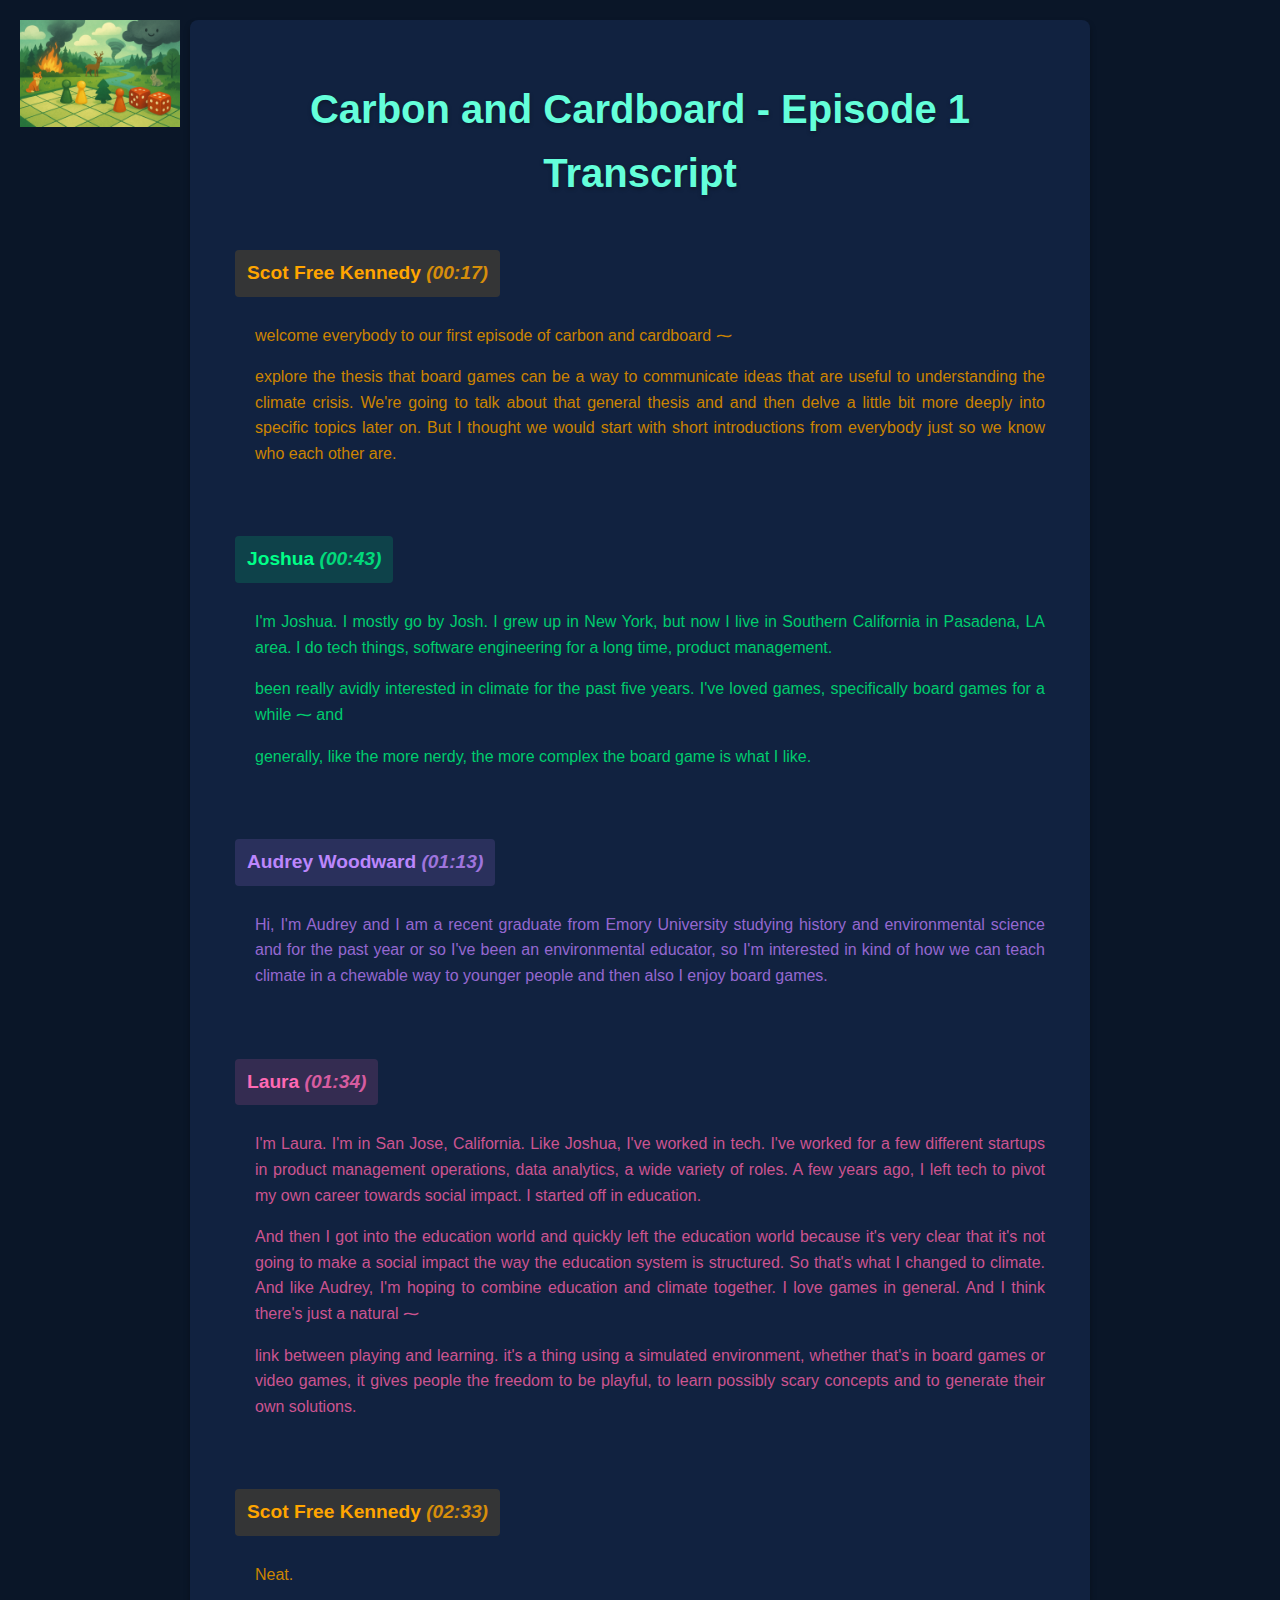
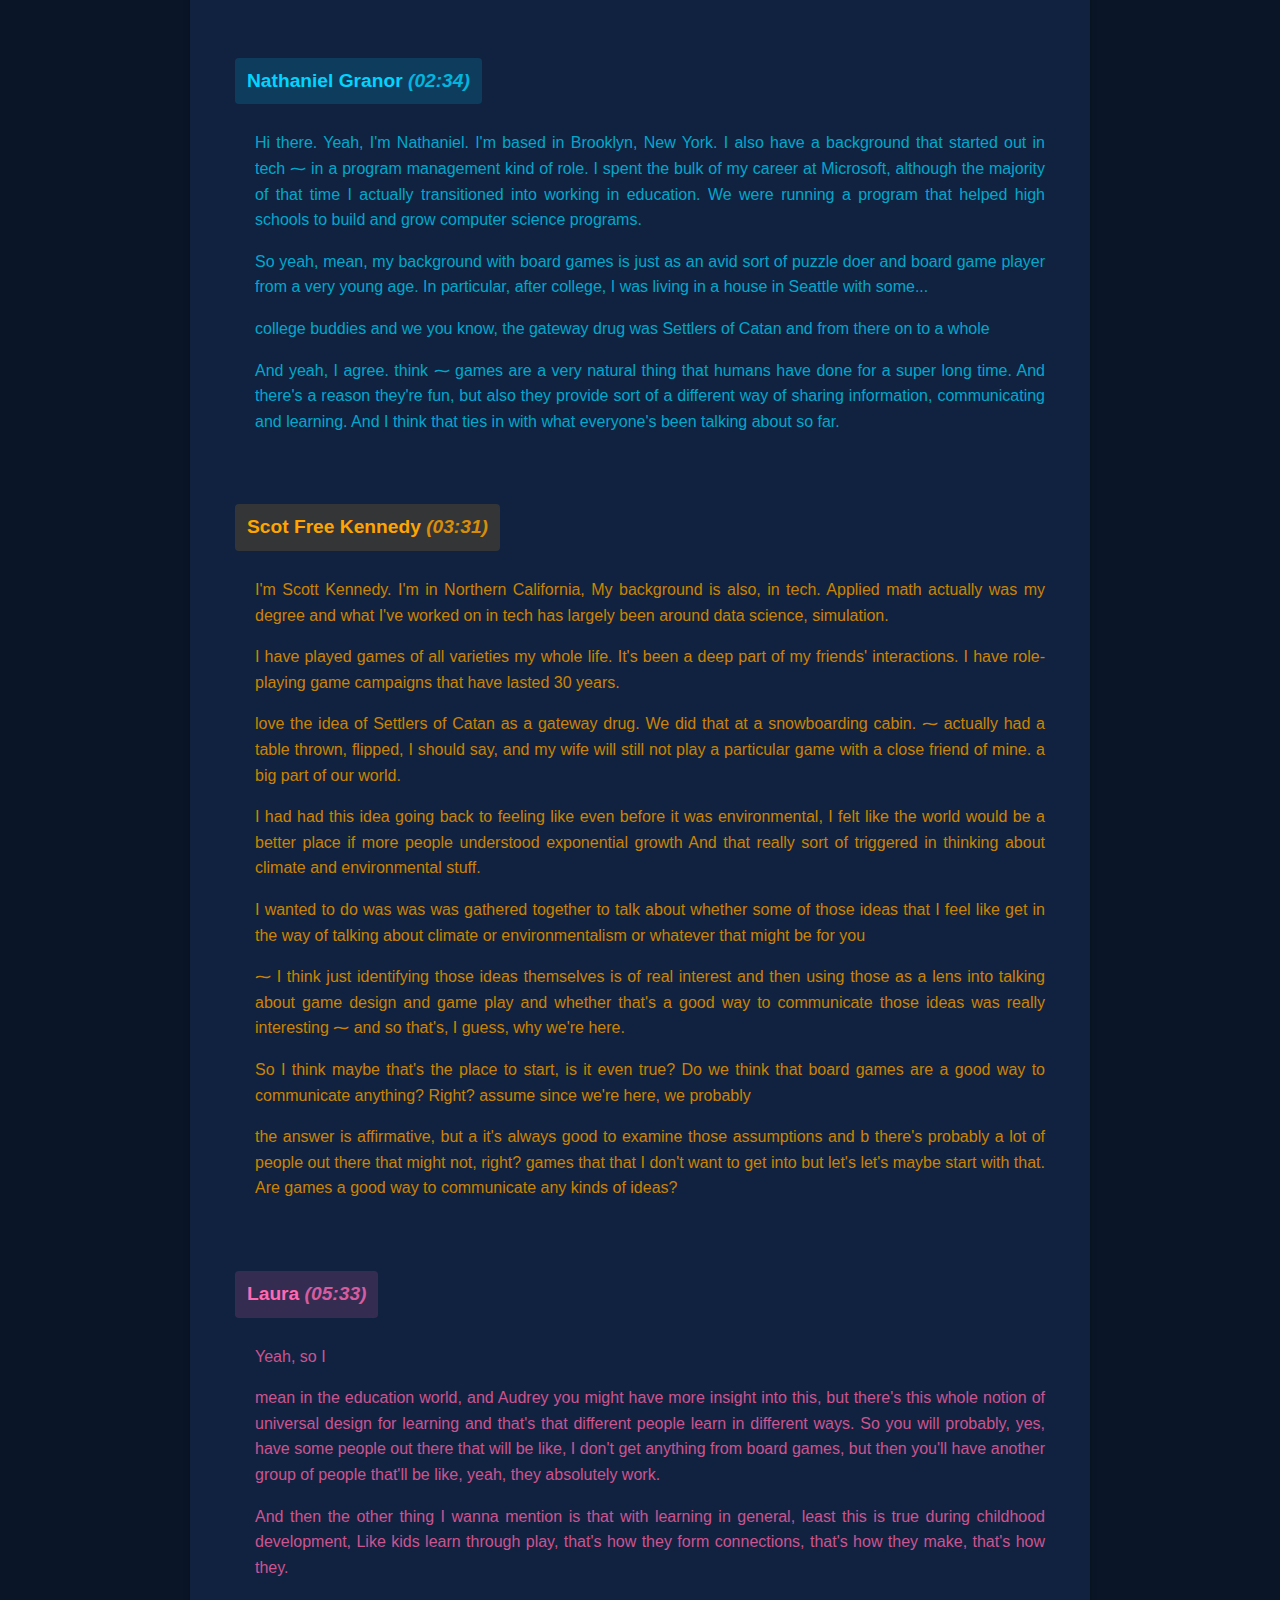
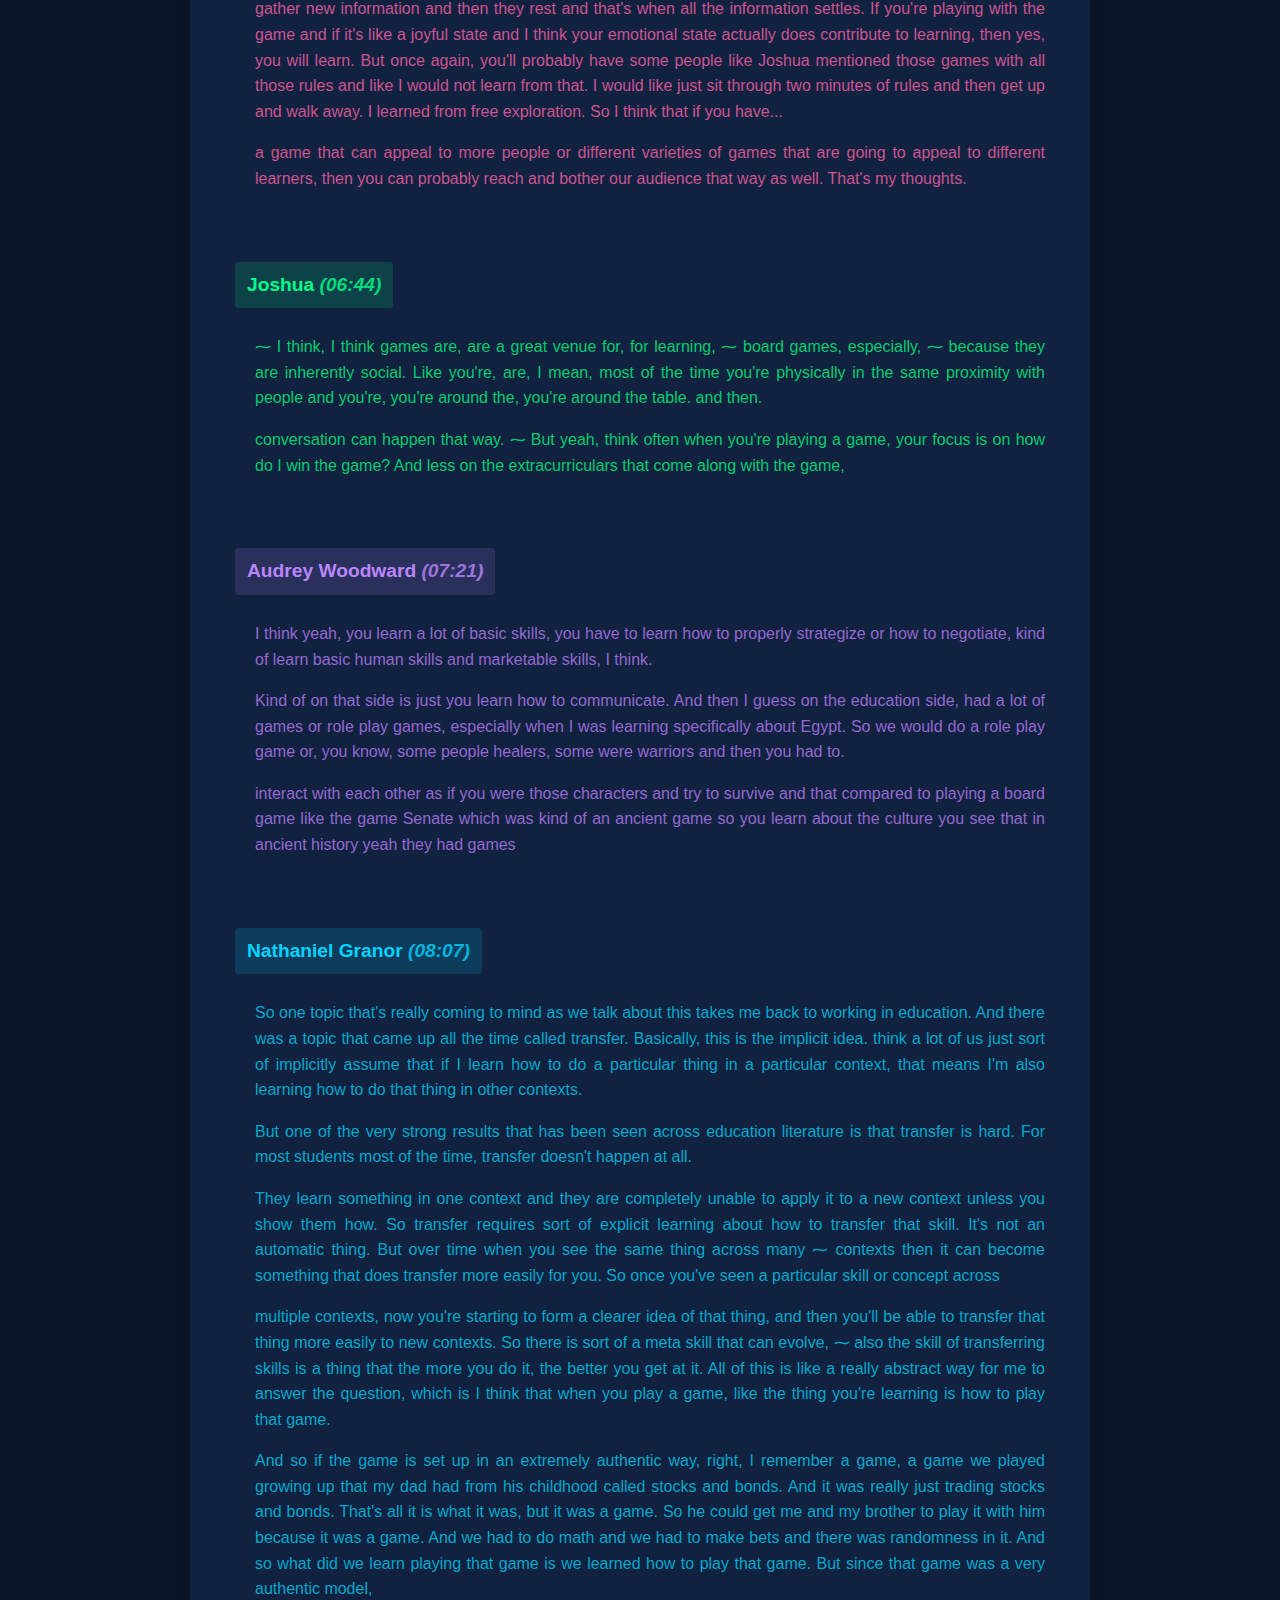
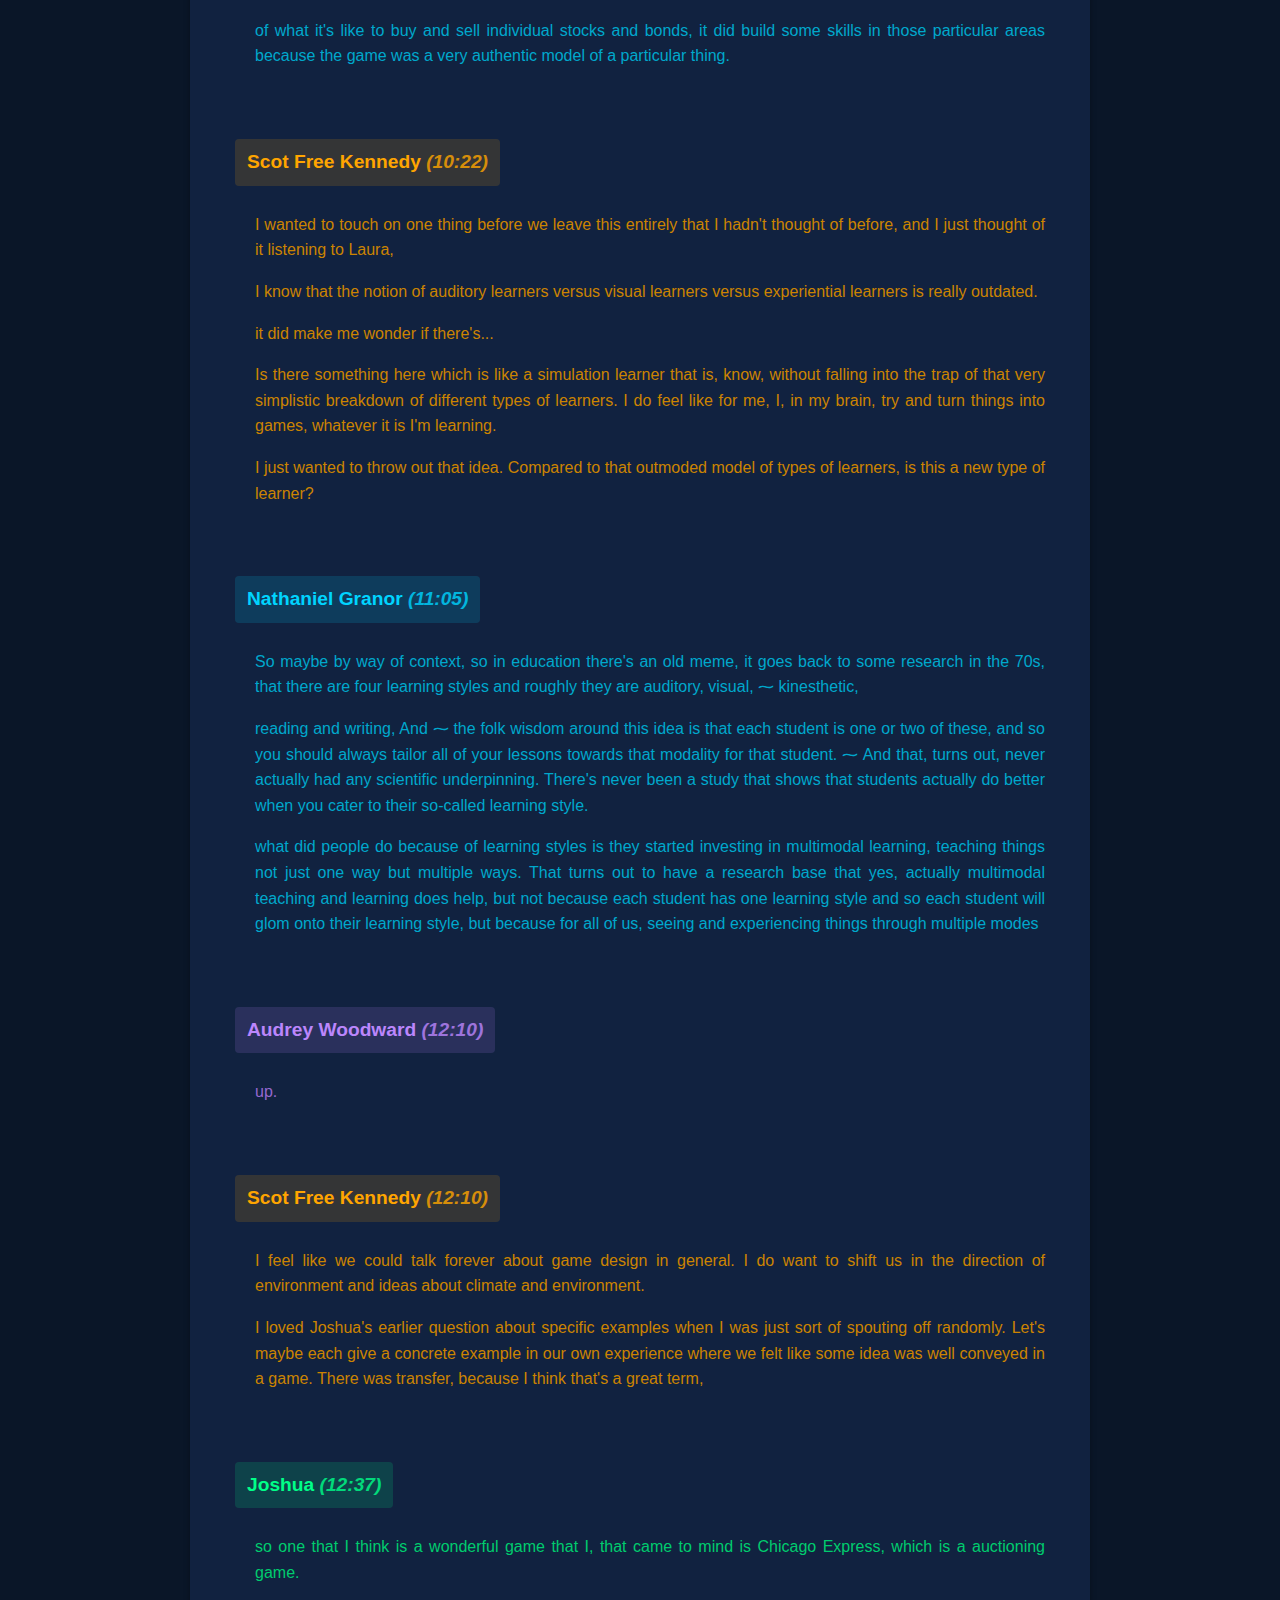
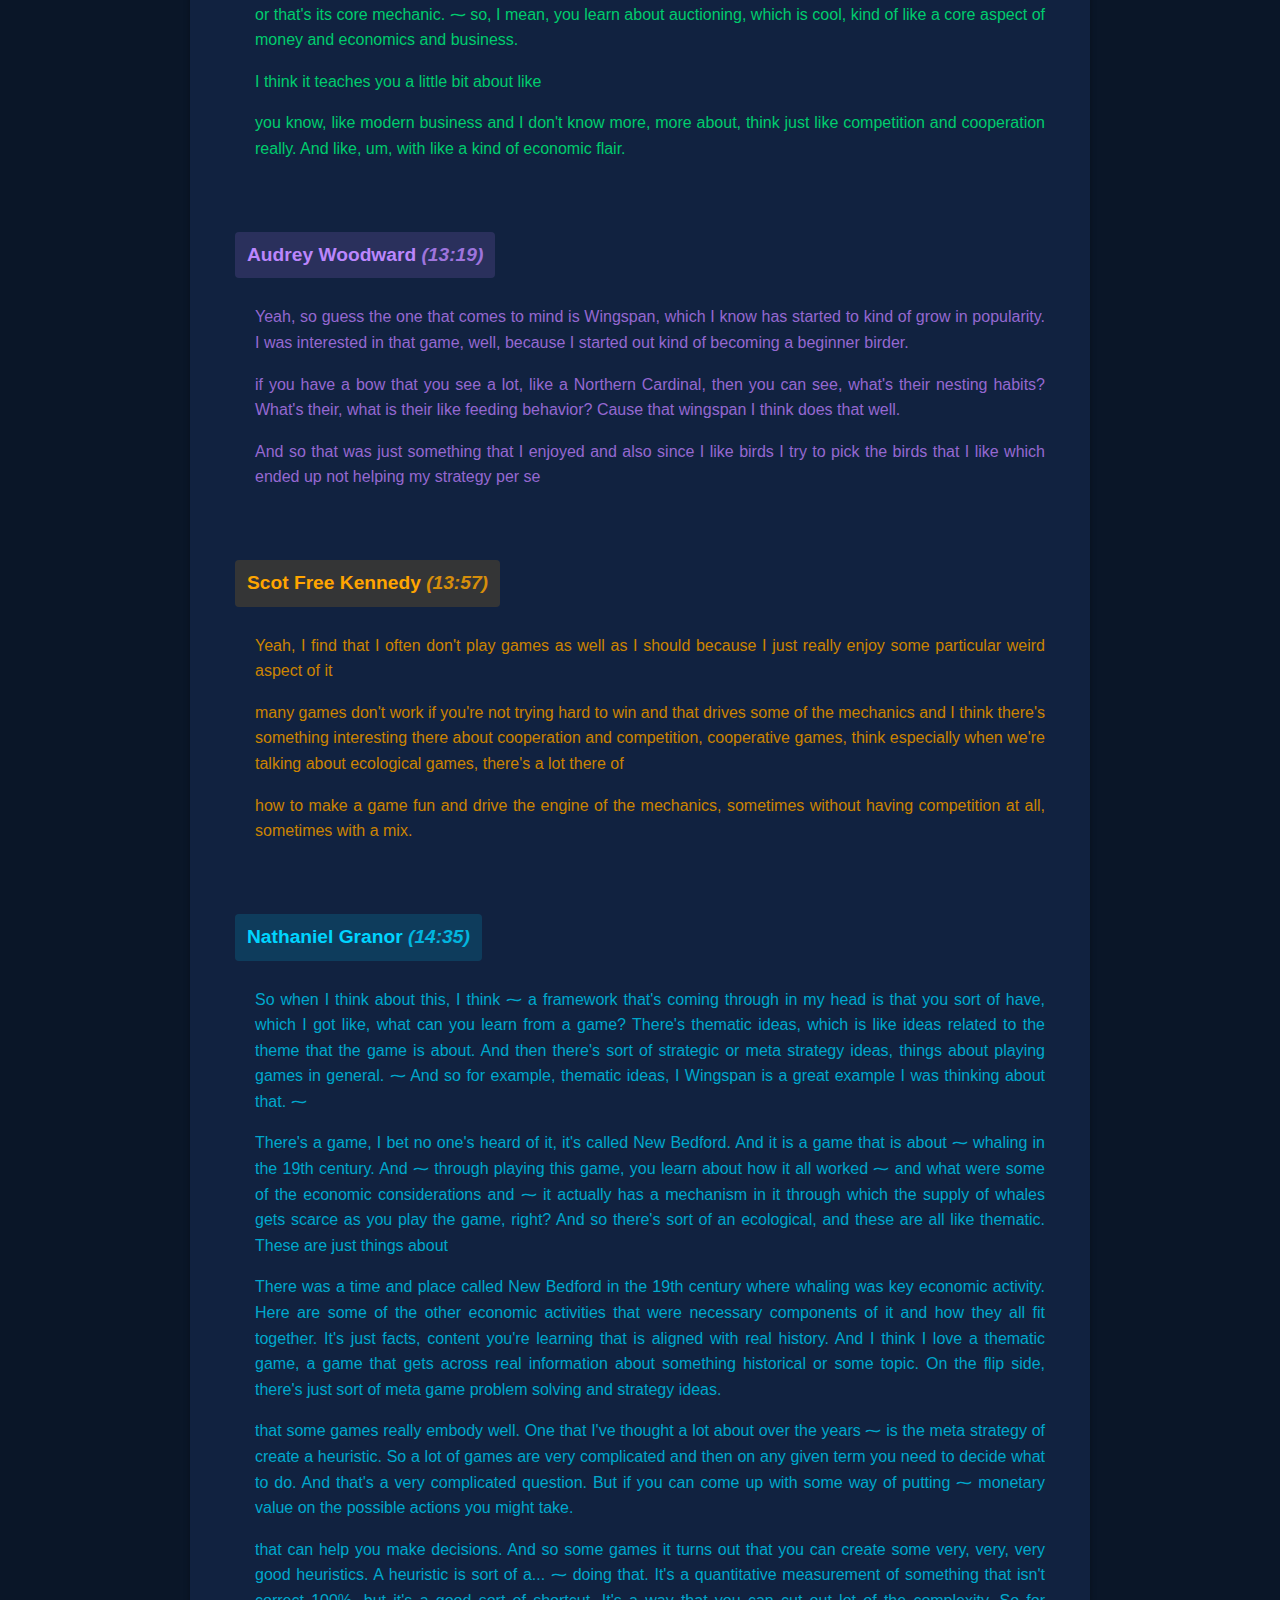
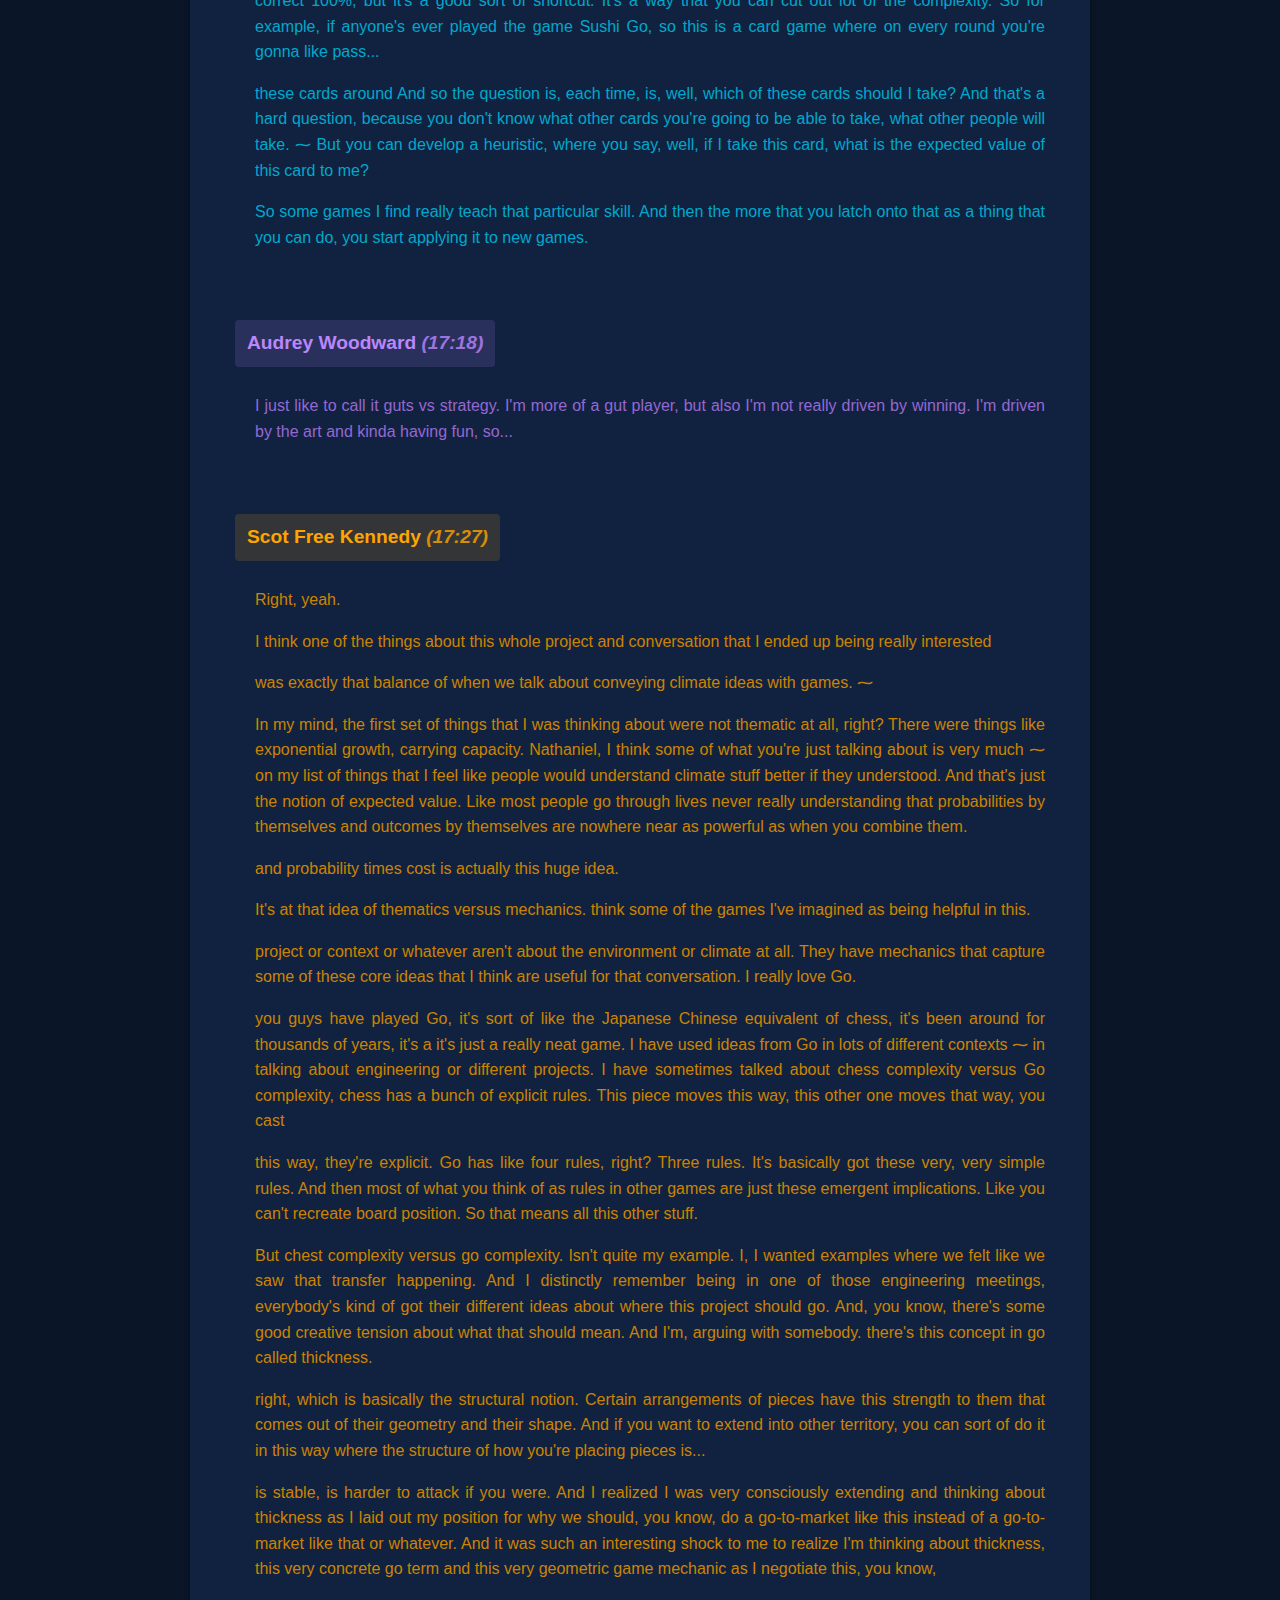
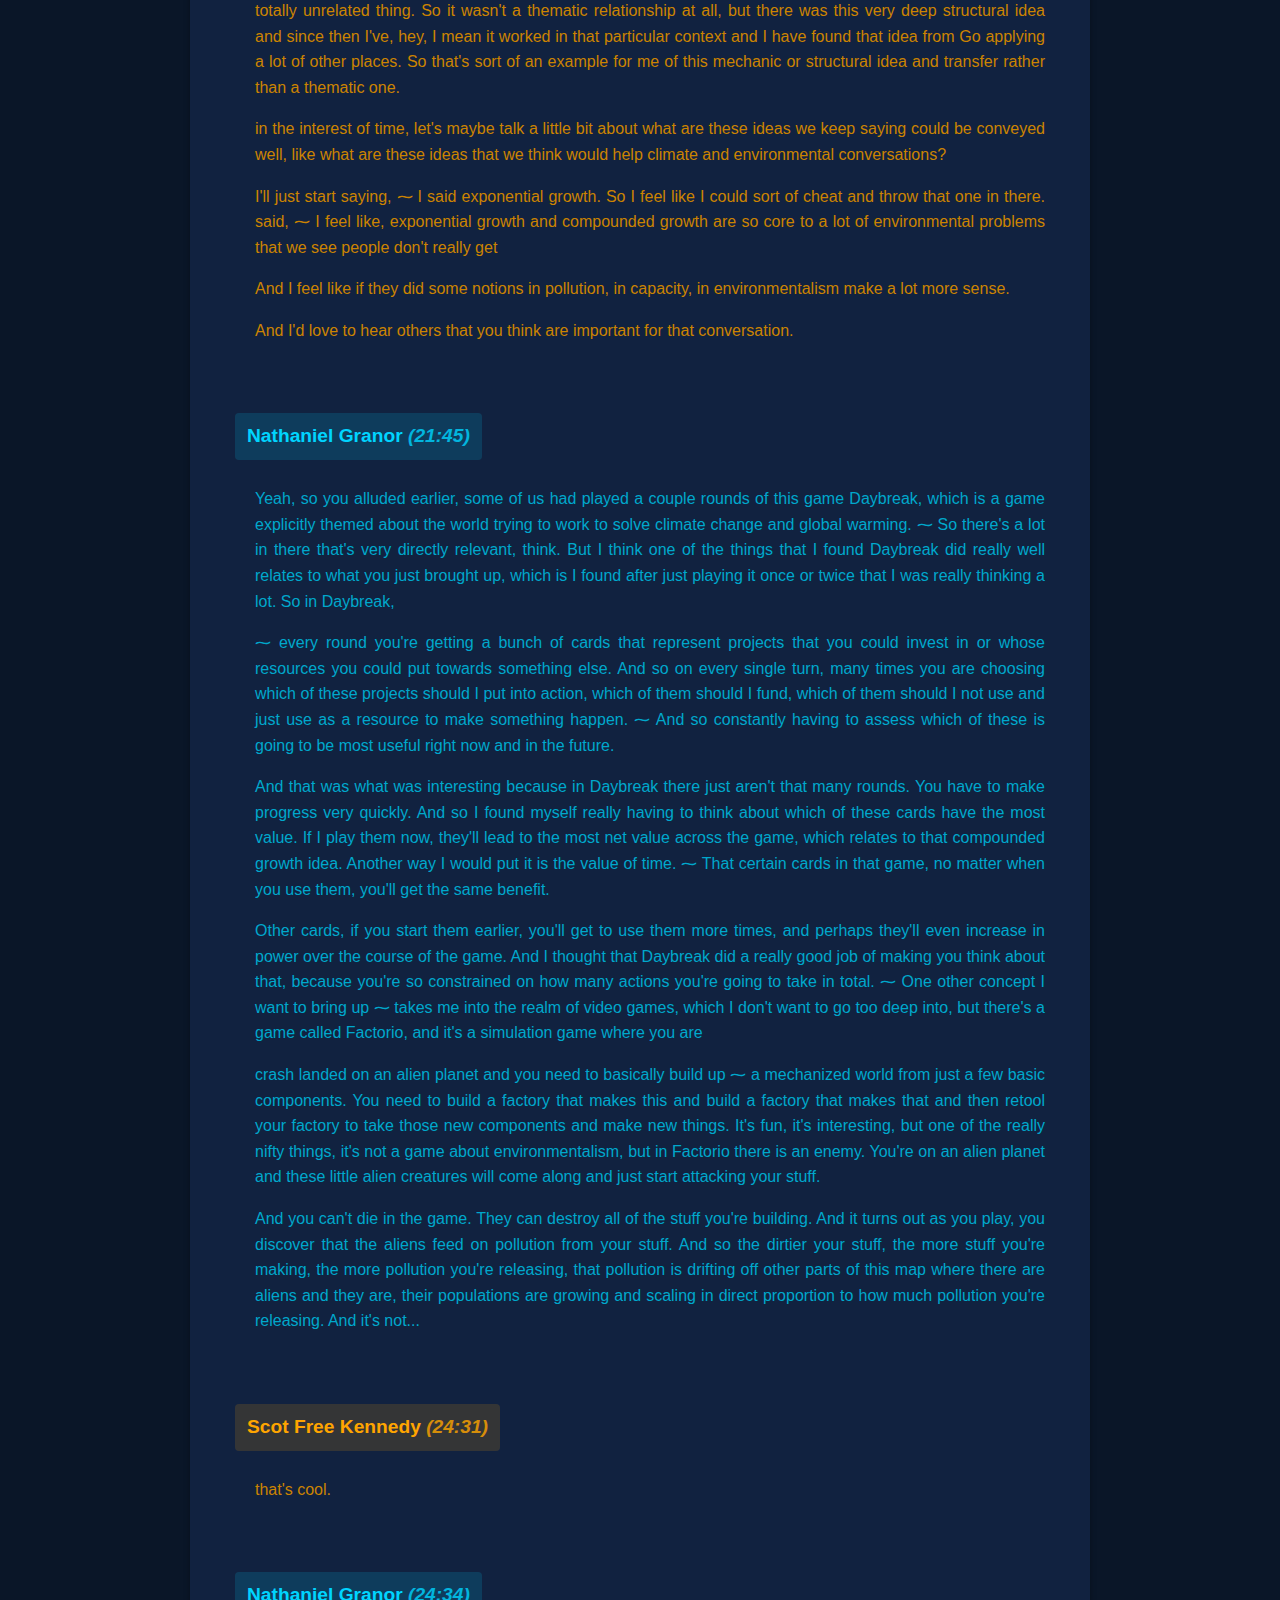
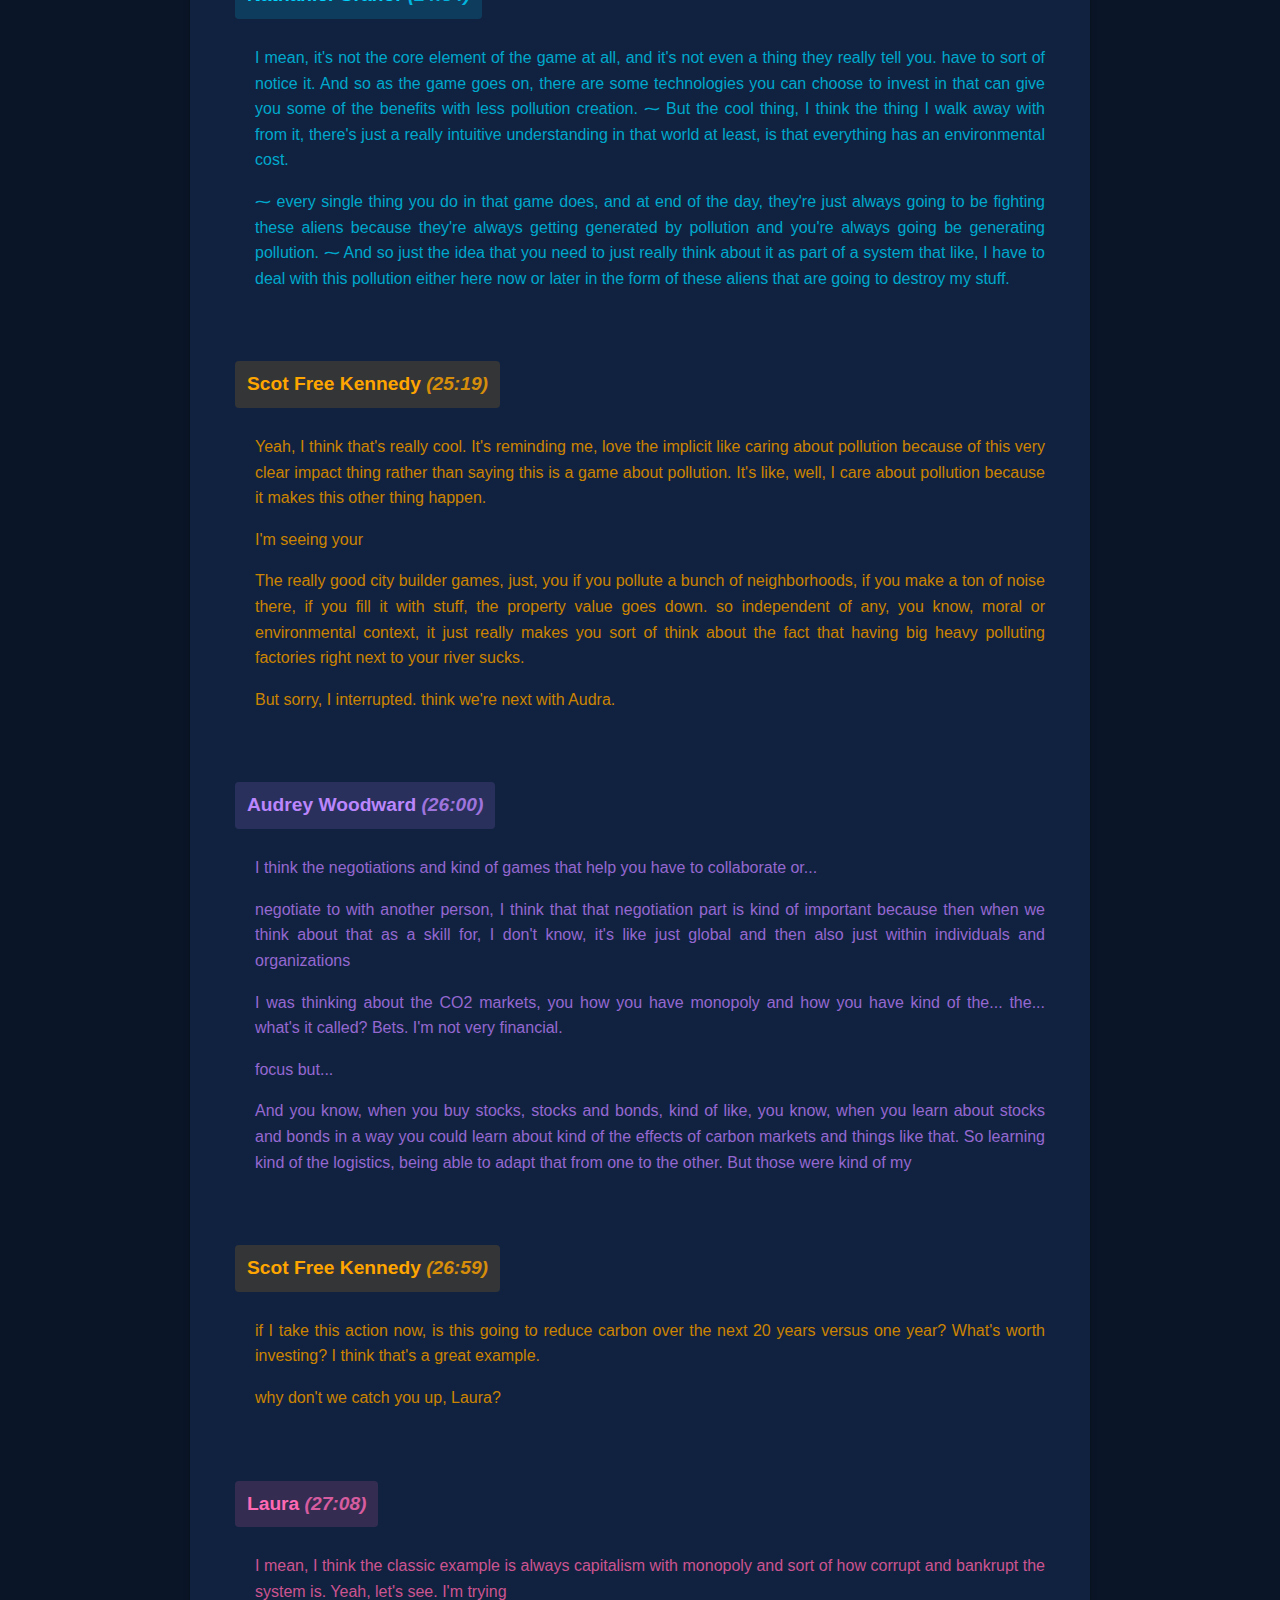
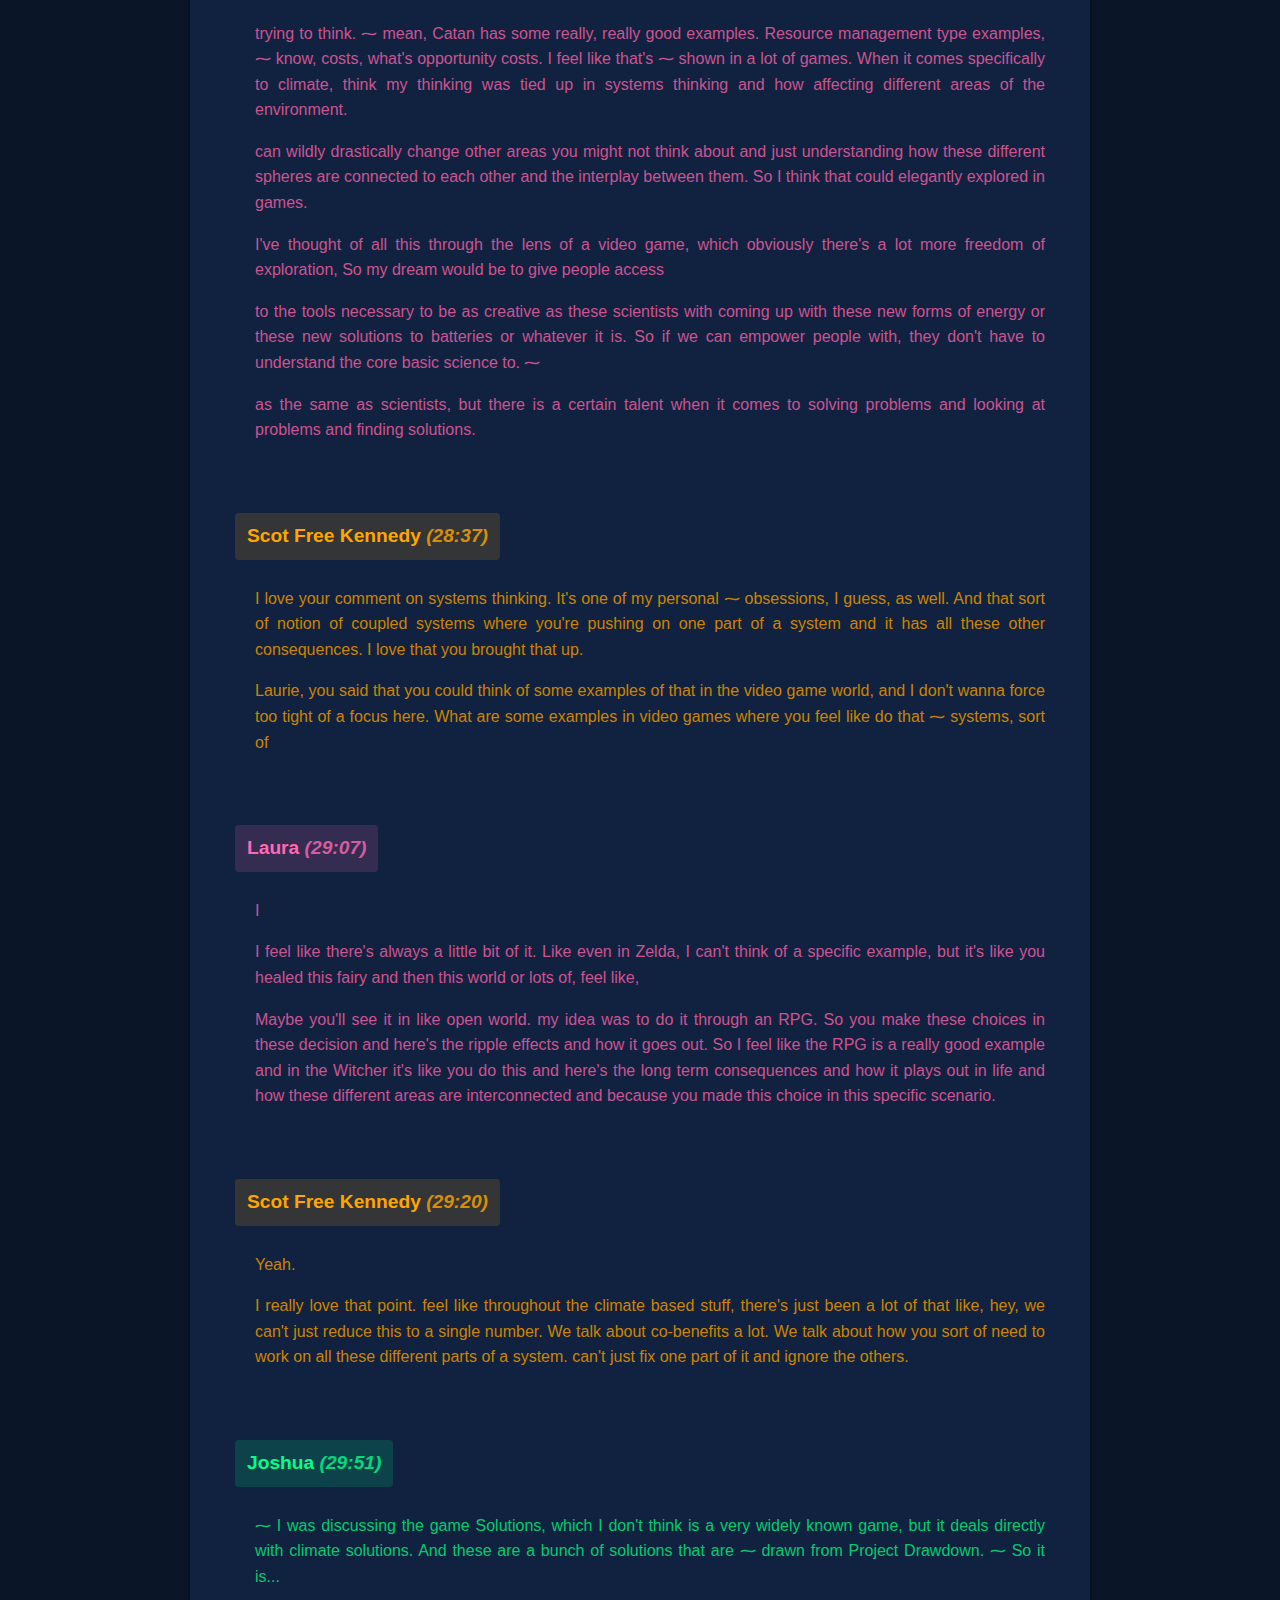
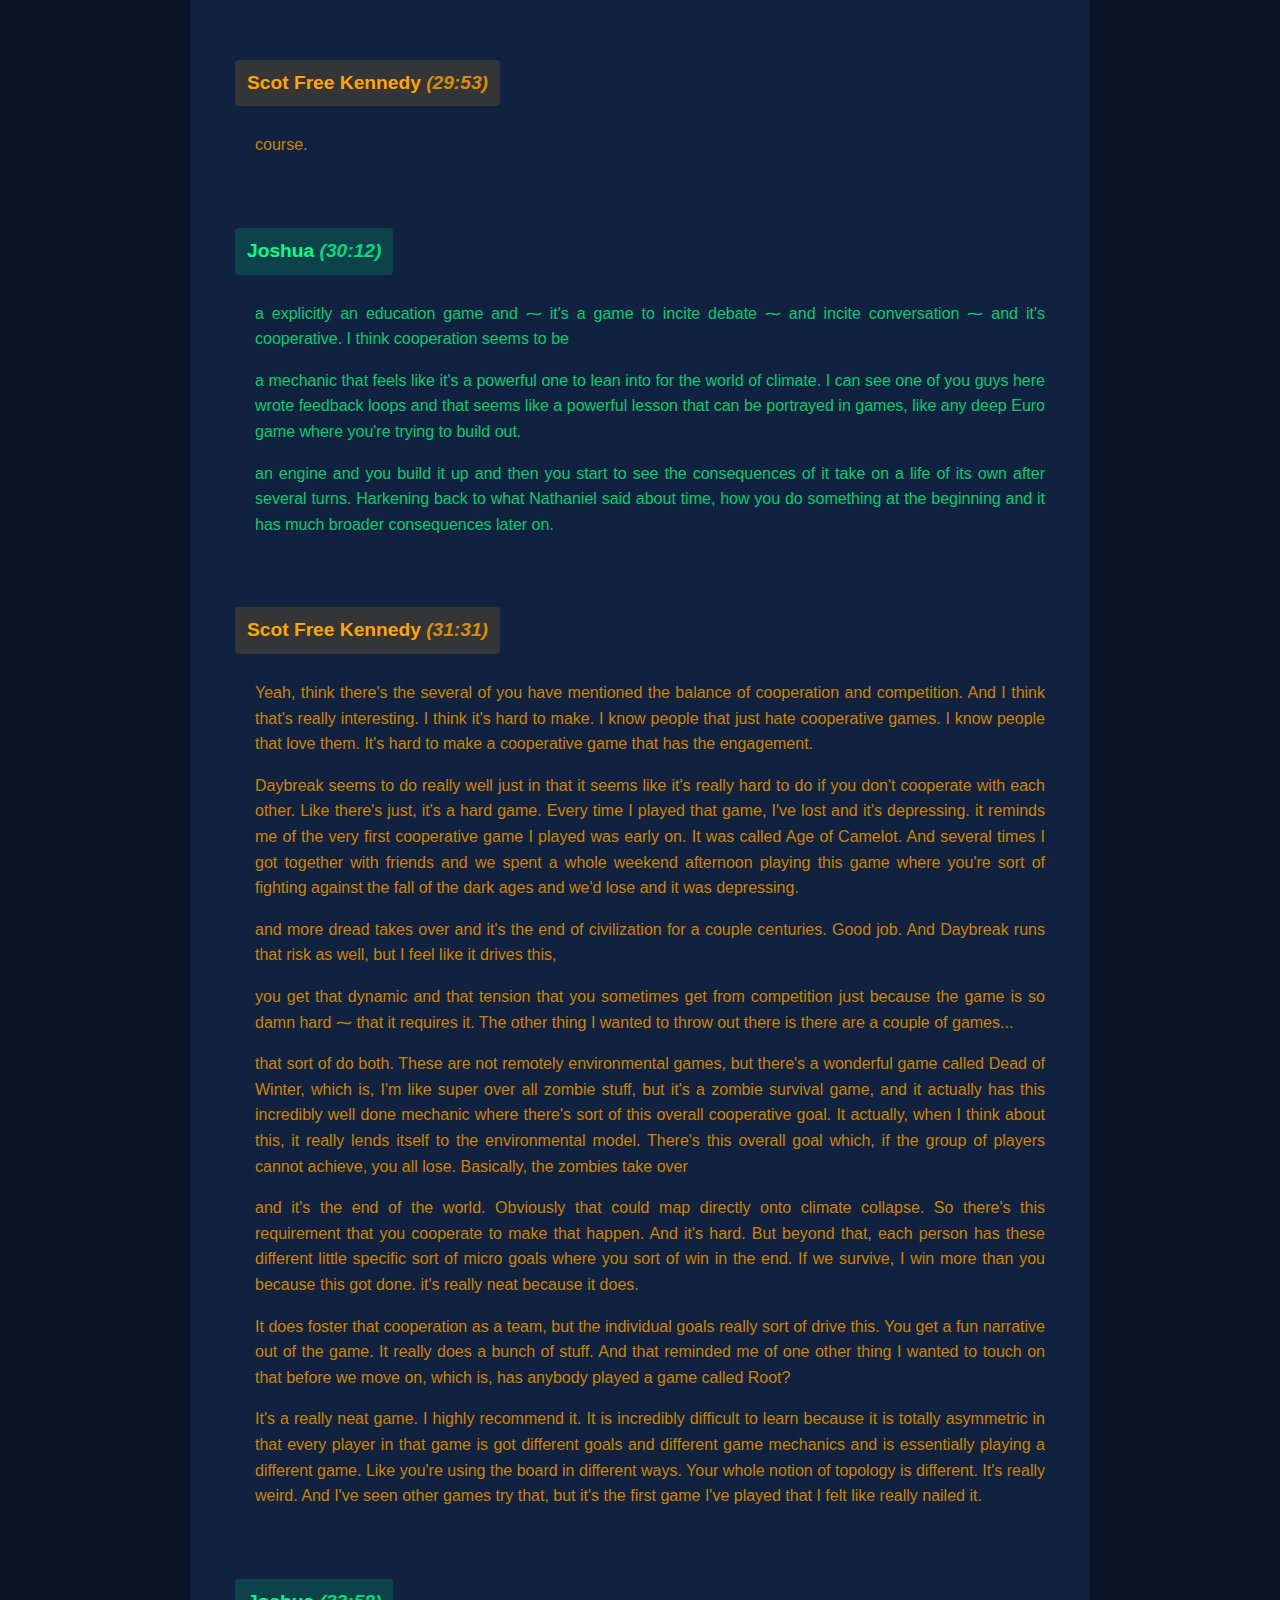
<file: episodes/transcript_ep1.html>
<!DOCTYPE html>
<html lang="en">
<head>
    <meta charset="UTF-8">
    <meta name="viewport" content="width=device-width, initial-scale=1.0">
    <title>Carbon and Cardboard - Episode 1 Transcript</title>
    <link rel="stylesheet" href="transcript_styles.css">
    <style>
        .brand-badge {
            position: absolute;
            top: 20px;
            left: 20px;
            width: 160px;
            height: auto;
        }
    </style>
</head>
<body>
    <img src="../brand_badge.png" alt="Carbon and Cardboard" class="brand-badge">
    <div class="transcript-container">
        <h1>Carbon and Cardboard - Episode 1 Transcript</h1>
        <div class="speaker-section speaker-1">
            <div class="speaker-header">
                Scot Free Kennedy <span class="timestamp">(00:17)</span>
            </div>
            <div class="speaker-text">
                <p>welcome everybody to our first episode of carbon and cardboard ⁓</p>
                <p>explore the thesis that board games can be a way to communicate ideas that are useful to understanding the climate crisis. We're going to talk about that general thesis and and then delve a little bit more deeply into specific topics later on. But I thought we would start with short introductions from everybody just so we know who each other are.</p>
            </div>
        </div>
        <div class="speaker-section speaker-2">
            <div class="speaker-header">
                Joshua <span class="timestamp">(00:43)</span>
            </div>
            <div class="speaker-text">
                <p>I'm Joshua. I mostly go by Josh. I grew up in New York, but now I live in Southern California in Pasadena, LA area. I do tech things, software engineering for a long time, product management.</p>
                <p>been really avidly interested in climate for the past five years. I've loved games, specifically board games for a while ⁓ and</p>
                <p>generally, like the more nerdy, the more complex the board game is what I like.</p>
            </div>
        </div>
        <div class="speaker-section speaker-3">
            <div class="speaker-header">
                Audrey Woodward <span class="timestamp">(01:13)</span>
            </div>
            <div class="speaker-text">
                <p>Hi, I'm Audrey and I am a recent graduate from Emory University studying history and environmental science and for the past year or so I've been an environmental educator, so I'm interested in kind of how we can teach climate in a chewable way to younger people and then also I enjoy board games.</p>
            </div>
        </div>
        <div class="speaker-section speaker-4">
            <div class="speaker-header">
                Laura <span class="timestamp">(01:34)</span>
            </div>
            <div class="speaker-text">
                <p>I'm Laura. I'm in San Jose, California. Like Joshua, I've worked in tech. I've worked for a few different startups in product management operations, data analytics, a wide variety of roles. A few years ago, I left tech to pivot my own career towards social impact. I started off in education.</p>
                <p>And then I got into the education world and quickly left the education world because it's very clear that it's not going to make a social impact the way the education system is structured. So that's what I changed to climate. And like Audrey, I'm hoping to combine education and climate together. I love games in general. And I think there's just a natural ⁓</p>
                <p>link between playing and learning. it's a thing using a simulated environment, whether that's in board games or video games, it gives people the freedom to be playful, to learn possibly scary concepts and to generate their own solutions.</p>
            </div>
        </div>
        <div class="speaker-section speaker-1">
            <div class="speaker-header">
                Scot Free Kennedy <span class="timestamp">(02:33)</span>
            </div>
            <div class="speaker-text">
                <p>Neat.</p>
            </div>
        </div>
        <div class="speaker-section speaker-5">
            <div class="speaker-header">
                Nathaniel Granor <span class="timestamp">(02:34)</span>
            </div>
            <div class="speaker-text">
                <p>Hi there. Yeah, I'm Nathaniel. I'm based in Brooklyn, New York. I also have a background that started out in tech ⁓ in a program management kind of role. I spent the bulk of my career at Microsoft, although the majority of that time I actually transitioned into working in education. We were running a program that helped high schools to build and grow computer science programs.</p>
                <p>So yeah, mean, my background with board games is just as an avid sort of puzzle doer and board game player from a very young age. In particular, after college, I was living in a house in Seattle with some...</p>
                <p>college buddies and we you know, the gateway drug was Settlers of Catan and from there on to a whole</p>
                <p>And yeah, I agree. think ⁓ games are a very natural thing that humans have done for a super long time. And there's a reason they're fun, but also they provide sort of a different way of sharing information, communicating and learning. And I think that ties in with what everyone's been talking about so far.</p>
            </div>
        </div>
        <div class="speaker-section speaker-1">
            <div class="speaker-header">
                Scot Free Kennedy <span class="timestamp">(03:31)</span>
            </div>
            <div class="speaker-text">
                <p>I'm Scott Kennedy. I'm in Northern California, My background is also, in tech. Applied math actually was my degree and what I've worked on in tech has largely been around data science, simulation.</p>
                <p>I have played games of all varieties my whole life. It's been a deep part of my friends' interactions. I have role-playing game campaigns that have lasted 30 years.</p>
                <p>love the idea of Settlers of Catan as a gateway drug. We did that at a snowboarding cabin. ⁓ actually had a table thrown, flipped, I should say, and my wife will still not play a particular game with a close friend of mine. a big part of our world.</p>
                <p>I had had this idea going back to feeling like even before it was environmental, I felt like the world would be a better place if more people understood exponential growth And that really sort of triggered in thinking about climate and environmental stuff.</p>
                <p>I wanted to do was was was gathered together to talk about whether some of those ideas that I feel like get in the way of talking about climate or environmentalism or whatever that might be for you</p>
                <p>⁓ I think just identifying those ideas themselves is of real interest and then using those as a lens into talking about game design and game play and whether that's a good way to communicate those ideas was really interesting ⁓ and so that's, I guess, why we're here.</p>
                <p>So I think maybe that's the place to start, is it even true? Do we think that board games are a good way to communicate anything? Right? assume since we're here, we probably</p>
                <p>the answer is affirmative, but a it's always good to examine those assumptions and b there's probably a lot of people out there that might not, right? games that that I don't want to get into but let's let's maybe start with that. Are games a good way to communicate any kinds of ideas?</p>
            </div>
        </div>
        <div class="speaker-section speaker-4">
            <div class="speaker-header">
                Laura <span class="timestamp">(05:33)</span>
            </div>
            <div class="speaker-text">
                <p>Yeah, so I</p>
                <p>mean in the education world, and Audrey you might have more insight into this, but there's this whole notion of universal design for learning and that's that different people learn in different ways. So you will probably, yes, have some people out there that will be like, I don't get anything from board games, but then you'll have another group of people that'll be like, yeah, they absolutely work.</p>
                <p>And then the other thing I wanna mention is that with learning in general, least this is true during childhood development, Like kids learn through play, that's how they form connections, that's how they make, that's how they.</p>
                <p>gather new information and then they rest and that's when all the information settles. If you're playing with the game and if it's like a joyful state and I think your emotional state actually does contribute to learning, then yes, you will learn. But once again, you'll probably have some people like Joshua mentioned those games with all those rules and like I would not learn from that. I would like just sit through two minutes of rules and then get up and walk away. I learned from free exploration. So I think that if you have...</p>
                <p>a game that can appeal to more people or different varieties of games that are going to appeal to different learners, then you can probably reach and bother our audience that way as well. That's my thoughts.</p>
            </div>
        </div>
        <div class="speaker-section speaker-2">
            <div class="speaker-header">
                Joshua <span class="timestamp">(06:44)</span>
            </div>
            <div class="speaker-text">
                <p>⁓ I think, I think games are, are a great venue for, for learning, ⁓ board games, especially, ⁓ because they are inherently social. Like you're, are, I mean, most of the time you're physically in the same proximity with people and you're, you're around the, you're around the table. and then.</p>
                <p>conversation can happen that way. ⁓ But yeah, think often when you're playing a game, your focus is on how do I win the game? And less on the extracurriculars that come along with the game,</p>
            </div>
        </div>
        <div class="speaker-section speaker-3">
            <div class="speaker-header">
                Audrey Woodward <span class="timestamp">(07:21)</span>
            </div>
            <div class="speaker-text">
                <p>I think yeah, you learn a lot of basic skills, you have to learn how to properly strategize or how to negotiate, kind of learn basic human skills and marketable skills, I think.</p>
                <p>Kind of on that side is just you learn how to communicate. And then I guess on the education side, had a lot of games or role play games, especially when I was learning specifically about Egypt. So we would do a role play game or, you know, some people healers, some were warriors and then you had to.</p>
                <p>interact with each other as if you were those characters and try to survive and that compared to playing a board game like the game Senate which was kind of an ancient game so you learn about the culture you see that in ancient history yeah they had games</p>
            </div>
        </div>
        <div class="speaker-section speaker-5">
            <div class="speaker-header">
                Nathaniel Granor <span class="timestamp">(08:07)</span>
            </div>
            <div class="speaker-text">
                <p>So one topic that's really coming to mind as we talk about this takes me back to working in education. And there was a topic that came up all the time called transfer. Basically, this is the implicit idea. think a lot of us just sort of implicitly assume that if I learn how to do a particular thing in a particular context, that means I'm also learning how to do that thing in other contexts.</p>
                <p>But one of the very strong results that has been seen across education literature is that transfer is hard. For most students most of the time, transfer doesn't happen at all.</p>
                <p>They learn something in one context and they are completely unable to apply it to a new context unless you show them how. So transfer requires sort of explicit learning about how to transfer that skill. It's not an automatic thing. But over time when you see the same thing across many ⁓ contexts then it can become something that does transfer more easily for you. So once you've seen a particular skill or concept across</p>
                <p>multiple contexts, now you're starting to form a clearer idea of that thing, and then you'll be able to transfer that thing more easily to new contexts. So there is sort of a meta skill that can evolve, ⁓ also the skill of transferring skills is a thing that the more you do it, the better you get at it. All of this is like a really abstract way for me to answer the question, which is I think that when you play a game, like the thing you're learning is how to play that game.</p>
                <p>And so if the game is set up in an extremely authentic way, right, I remember a game, a game we played growing up that my dad had from his childhood called stocks and bonds. And it was really just trading stocks and bonds. That's all it is what it was, but it was a game. So he could get me and my brother to play it with him because it was a game. And we had to do math and we had to make bets and there was randomness in it. And so what did we learn playing that game is we learned how to play that game. But since that game was a very authentic model,</p>
                <p>of what it's like to buy and sell individual stocks and bonds, it did build some skills in those particular areas because the game was a very authentic model of a particular thing.</p>
            </div>
        </div>
        <div class="speaker-section speaker-1">
            <div class="speaker-header">
                Scot Free Kennedy <span class="timestamp">(10:22)</span>
            </div>
            <div class="speaker-text">
                <p>I wanted to touch on one thing before we leave this entirely that I hadn't thought of before, and I just thought of it listening to Laura,</p>
                <p>I know that the notion of auditory learners versus visual learners versus experiential learners is really outdated.</p>
                <p>it did make me wonder if there's...</p>
                <p>Is there something here which is like a simulation learner that is, know, without falling into the trap of that very simplistic breakdown of different types of learners. I do feel like for me, I, in my brain, try and turn things into games, whatever it is I'm learning.</p>
                <p>I just wanted to throw out that idea. Compared to that outmoded model of types of learners, is this a new type of learner?</p>
            </div>
        </div>
        <div class="speaker-section speaker-5">
            <div class="speaker-header">
                Nathaniel Granor <span class="timestamp">(11:05)</span>
            </div>
            <div class="speaker-text">
                <p>So maybe by way of context, so in education there's an old meme, it goes back to some research in the 70s, that there are four learning styles and roughly they are auditory, visual, ⁓ kinesthetic,</p>
                <p>reading and writing, And ⁓ the folk wisdom around this idea is that each student is one or two of these, and so you should always tailor all of your lessons towards that modality for that student. ⁓ And that, turns out, never actually had any scientific underpinning. There's never been a study that shows that students actually do better when you cater to their so-called learning style.</p>
                <p>what did people do because of learning styles is they started investing in multimodal learning, teaching things not just one way but multiple ways. That turns out to have a research base that yes, actually multimodal teaching and learning does help, but not because each student has one learning style and so each student will glom onto their learning style, but because for all of us, seeing and experiencing things through multiple modes</p>
            </div>
        </div>
        <div class="speaker-section speaker-3">
            <div class="speaker-header">
                Audrey Woodward <span class="timestamp">(12:10)</span>
            </div>
            <div class="speaker-text">
                <p>up.</p>
            </div>
        </div>
        <div class="speaker-section speaker-1">
            <div class="speaker-header">
                Scot Free Kennedy <span class="timestamp">(12:10)</span>
            </div>
            <div class="speaker-text">
                <p>I feel like we could talk forever about game design in general. I do want to shift us in the direction of environment and ideas about climate and environment.</p>
                <p>I loved Joshua's earlier question about specific examples when I was just sort of spouting off randomly. Let's maybe each give a concrete example in our own experience where we felt like some idea was well conveyed in a game. There was transfer, because I think that's a great term,</p>
            </div>
        </div>
        <div class="speaker-section speaker-2">
            <div class="speaker-header">
                Joshua <span class="timestamp">(12:37)</span>
            </div>
            <div class="speaker-text">
                <p>so one that I think is a wonderful game that I, that came to mind is Chicago Express, which is a auctioning game.</p>
                <p>or that's its core mechanic. ⁓ so, I mean, you learn about auctioning, which is cool, kind of like a core aspect of money and economics and business.</p>
                <p>I think it teaches you a little bit about like</p>
                <p>you know, like modern business and I don't know more, more about, think just like competition and cooperation really. And like, um, with like a kind of economic flair.</p>
            </div>
        </div>
        <div class="speaker-section speaker-3">
            <div class="speaker-header">
                Audrey Woodward <span class="timestamp">(13:19)</span>
            </div>
            <div class="speaker-text">
                <p>Yeah, so guess the one that comes to mind is Wingspan, which I know has started to kind of grow in popularity. I was interested in that game, well, because I started out kind of becoming a beginner birder.</p>
                <p>if you have a bow that you see a lot, like a Northern Cardinal, then you can see, what's their nesting habits? What's their, what is their like feeding behavior? Cause that wingspan I think does that well.</p>
                <p>And so that was just something that I enjoyed and also since I like birds I try to pick the birds that I like which ended up not helping my strategy per se</p>
            </div>
        </div>
        <div class="speaker-section speaker-1">
            <div class="speaker-header">
                Scot Free Kennedy <span class="timestamp">(13:57)</span>
            </div>
            <div class="speaker-text">
                <p>Yeah, I find that I often don't play games as well as I should because I just really enjoy some particular weird aspect of it</p>
                <p>many games don't work if you're not trying hard to win and that drives some of the mechanics and I think there's something interesting there about cooperation and competition, cooperative games, think especially when we're talking about ecological games, there's a lot there of</p>
                <p>how to make a game fun and drive the engine of the mechanics, sometimes without having competition at all, sometimes with a mix.</p>
            </div>
        </div>
        <div class="speaker-section speaker-5">
            <div class="speaker-header">
                Nathaniel Granor <span class="timestamp">(14:35)</span>
            </div>
            <div class="speaker-text">
                <p>So when I think about this, I think ⁓ a framework that's coming through in my head is that you sort of have, which I got like, what can you learn from a game? There's thematic ideas, which is like ideas related to the theme that the game is about. And then there's sort of strategic or meta strategy ideas, things about playing games in general. ⁓ And so for example, thematic ideas, I Wingspan is a great example I was thinking about that. ⁓</p>
                <p>There's a game, I bet no one's heard of it, it's called New Bedford. And it is a game that is about ⁓ whaling in the 19th century. And ⁓ through playing this game, you learn about how it all worked ⁓ and what were some of the economic considerations and ⁓ it actually has a mechanism in it through which the supply of whales gets scarce as you play the game, right? And so there's sort of an ecological, and these are all like thematic. These are just things about</p>
                <p>There was a time and place called New Bedford in the 19th century where whaling was key economic activity. Here are some of the other economic activities that were necessary components of it and how they all fit together. It's just facts, content you're learning that is aligned with real history. And I think I love a thematic game, a game that gets across real information about something historical or some topic. On the flip side, there's just sort of meta game problem solving and strategy ideas.</p>
                <p>that some games really embody well. One that I've thought a lot about over the years ⁓ is the meta strategy of create a heuristic. So a lot of games are very complicated and then on any given term you need to decide what to do. And that's a very complicated question. But if you can come up with some way of putting ⁓ monetary value on the possible actions you might take.</p>
                <p>that can help you make decisions. And so some games it turns out that you can create some very, very, very good heuristics. A heuristic is sort of a... ⁓ doing that. It's a quantitative measurement of something that isn't correct 100%, but it's a good sort of shortcut. It's a way that you can cut out lot of the complexity. So for example, if anyone's ever played the game Sushi Go, so this is a card game where on every round you're gonna like pass...</p>
                <p>these cards around And so the question is, each time, is, well, which of these cards should I take? And that's a hard question, because you don't know what other cards you're going to be able to take, what other people will take. ⁓ But you can develop a heuristic, where you say, well, if I take this card, what is the expected value of this card to me?</p>
                <p>So some games I find really teach that particular skill. And then the more that you latch onto that as a thing that you can do, you start applying it to new games.</p>
            </div>
        </div>
        <div class="speaker-section speaker-3">
            <div class="speaker-header">
                Audrey Woodward <span class="timestamp">(17:18)</span>
            </div>
            <div class="speaker-text">
                <p>I just like to call it guts vs strategy. I'm more of a gut player, but also I'm not really driven by winning. I'm driven by the art and kinda having fun, so...</p>
            </div>
        </div>
        <div class="speaker-section speaker-1">
            <div class="speaker-header">
                Scot Free Kennedy <span class="timestamp">(17:27)</span>
            </div>
            <div class="speaker-text">
                <p>Right, yeah.</p>
                <p>I think one of the things about this whole project and conversation that I ended up being really interested</p>
                <p>was exactly that balance of when we talk about conveying climate ideas with games. ⁓</p>
                <p>In my mind, the first set of things that I was thinking about were not thematic at all, right? There were things like exponential growth, carrying capacity. Nathaniel, I think some of what you're just talking about is very much ⁓ on my list of things that I feel like people would understand climate stuff better if they understood. And that's just the notion of expected value. Like most people go through lives never really understanding that probabilities by themselves and outcomes by themselves are nowhere near as powerful as when you combine them.</p>
                <p>and probability times cost is actually this huge idea.</p>
                <p>It's at that idea of thematics versus mechanics. think some of the games I've imagined as being helpful in this.</p>
                <p>project or context or whatever aren't about the environment or climate at all. They have mechanics that capture some of these core ideas that I think are useful for that conversation. I really love Go.</p>
                <p>you guys have played Go, it's sort of like the Japanese Chinese equivalent of chess, it's been around for thousands of years, it's a it's just a really neat game. I have used ideas from Go in lots of different contexts ⁓ in talking about engineering or different projects. I have sometimes talked about chess complexity versus Go complexity, chess has a bunch of explicit rules. This piece moves this way, this other one moves that way, you cast</p>
                <p>this way, they're explicit. Go has like four rules, right? Three rules. It's basically got these very, very simple rules. And then most of what you think of as rules in other games are just these emergent implications. Like you can't recreate board position. So that means all this other stuff.</p>
                <p>But chest complexity versus go complexity. Isn't quite my example. I, I wanted examples where we felt like we saw that transfer happening. And I distinctly remember being in one of those engineering meetings, everybody's kind of got their different ideas about where this project should go. And, you know, there's some good creative tension about what that should mean. And I'm, arguing with somebody. there's this concept in go called thickness.</p>
                <p>right, which is basically the structural notion. Certain arrangements of pieces have this strength to them that comes out of their geometry and their shape. And if you want to extend into other territory, you can sort of do it in this way where the structure of how you're placing pieces is...</p>
                <p>is stable, is harder to attack if you were. And I realized I was very consciously extending and thinking about thickness as I laid out my position for why we should, you know, do a go-to-market like this instead of a go-to-market like that or whatever. And it was such an interesting shock to me to realize I'm thinking about thickness, this very concrete go term and this very geometric game mechanic as I negotiate this, you know,</p>
                <p>totally unrelated thing. So it wasn't a thematic relationship at all, but there was this very deep structural idea and since then I've, hey, I mean it worked in that particular context and I have found that idea from Go applying a lot of other places. So that's sort of an example for me of this mechanic or structural idea and transfer rather than a thematic one.</p>
                <p>in the interest of time, let's maybe talk a little bit about what are these ideas we keep saying could be conveyed well, like what are these ideas that we think would help climate and environmental conversations?</p>
                <p>I'll just start saying, ⁓ I said exponential growth. So I feel like I could sort of cheat and throw that one in there. said, ⁓ I feel like, exponential growth and compounded growth are so core to a lot of environmental problems that we see people don't really get</p>
                <p>And I feel like if they did some notions in pollution, in capacity, in environmentalism make a lot more sense.</p>
                <p>And I'd love to hear others that you think are important for that conversation.</p>
            </div>
        </div>
        <div class="speaker-section speaker-5">
            <div class="speaker-header">
                Nathaniel Granor <span class="timestamp">(21:45)</span>
            </div>
            <div class="speaker-text">
                <p>Yeah, so you alluded earlier, some of us had played a couple rounds of this game Daybreak, which is a game explicitly themed about the world trying to work to solve climate change and global warming. ⁓ So there's a lot in there that's very directly relevant, think. But I think one of the things that I found Daybreak did really well relates to what you just brought up, which is I found after just playing it once or twice that I was really thinking a lot. So in Daybreak,</p>
                <p>⁓ every round you're getting a bunch of cards that represent projects that you could invest in or whose resources you could put towards something else. And so on every single turn, many times you are choosing which of these projects should I put into action, which of them should I fund, which of them should I not use and just use as a resource to make something happen. ⁓ And so constantly having to assess which of these is going to be most useful right now and in the future.</p>
                <p>And that was what was interesting because in Daybreak there just aren't that many rounds. You have to make progress very quickly. And so I found myself really having to think about which of these cards have the most value. If I play them now, they'll lead to the most net value across the game, which relates to that compounded growth idea. Another way I would put it is the value of time. ⁓ That certain cards in that game, no matter when you use them, you'll get the same benefit.</p>
                <p>Other cards, if you start them earlier, you'll get to use them more times, and perhaps they'll even increase in power over the course of the game. And I thought that Daybreak did a really good job of making you think about that, because you're so constrained on how many actions you're going to take in total. ⁓ One other concept I want to bring up ⁓ takes me into the realm of video games, which I don't want to go too deep into, but there's a game called Factorio, and it's a simulation game where you are</p>
                <p>crash landed on an alien planet and you need to basically build up ⁓ a mechanized world from just a few basic components. You need to build a factory that makes this and build a factory that makes that and then retool your factory to take those new components and make new things. It's fun, it's interesting, but one of the really nifty things, it's not a game about environmentalism, but in Factorio there is an enemy. You're on an alien planet and these little alien creatures will come along and just start attacking your stuff.</p>
                <p>And you can't die in the game. They can destroy all of the stuff you're building. And it turns out as you play, you discover that the aliens feed on pollution from your stuff. And so the dirtier your stuff, the more stuff you're making, the more pollution you're releasing, that pollution is drifting off other parts of this map where there are aliens and they are, their populations are growing and scaling in direct proportion to how much pollution you're releasing. And it's not...</p>
            </div>
        </div>
        <div class="speaker-section speaker-1">
            <div class="speaker-header">
                Scot Free Kennedy <span class="timestamp">(24:31)</span>
            </div>
            <div class="speaker-text">
                <p>that's cool.</p>
            </div>
        </div>
        <div class="speaker-section speaker-5">
            <div class="speaker-header">
                Nathaniel Granor <span class="timestamp">(24:34)</span>
            </div>
            <div class="speaker-text">
                <p>I mean, it's not the core element of the game at all, and it's not even a thing they really tell you. have to sort of notice it. And so as the game goes on, there are some technologies you can choose to invest in that can give you some of the benefits with less pollution creation. ⁓ But the cool thing, I think the thing I walk away with from it, there's just a really intuitive understanding in that world at least, is that everything has an environmental cost.</p>
                <p>⁓ every single thing you do in that game does, and at end of the day, they're just always going to be fighting these aliens because they're always getting generated by pollution and you're always going be generating pollution. ⁓ And so just the idea that you need to just really think about it as part of a system that like, I have to deal with this pollution either here now or later in the form of these aliens that are going to destroy my stuff.</p>
            </div>
        </div>
        <div class="speaker-section speaker-1">
            <div class="speaker-header">
                Scot Free Kennedy <span class="timestamp">(25:19)</span>
            </div>
            <div class="speaker-text">
                <p>Yeah, I think that's really cool. It's reminding me, love the implicit like caring about pollution because of this very clear impact thing rather than saying this is a game about pollution. It's like, well, I care about pollution because it makes this other thing happen.</p>
                <p>I'm seeing your</p>
                <p>The really good city builder games, just, you if you pollute a bunch of neighborhoods, if you make a ton of noise there, if you fill it with stuff, the property value goes down. so independent of any, you know, moral or environmental context, it just really makes you sort of think about the fact that having big heavy polluting factories right next to your river sucks.</p>
                <p>But sorry, I interrupted. think we're next with Audra.</p>
            </div>
        </div>
        <div class="speaker-section speaker-3">
            <div class="speaker-header">
                Audrey Woodward <span class="timestamp">(26:00)</span>
            </div>
            <div class="speaker-text">
                <p>I think the negotiations and kind of games that help you have to collaborate or...</p>
                <p>negotiate to with another person, I think that that negotiation part is kind of important because then when we think about that as a skill for, I don't know, it's like just global and then also just within individuals and organizations</p>
                <p>I was thinking about the CO2 markets, you how you have monopoly and how you have kind of the... the... what's it called? Bets. I'm not very financial.</p>
                <p>focus but...</p>
                <p>And you know, when you buy stocks, stocks and bonds, kind of like, you know, when you learn about stocks and bonds in a way you could learn about kind of the effects of carbon markets and things like that. So learning kind of the logistics, being able to adapt that from one to the other. But those were kind of my</p>
            </div>
        </div>
        <div class="speaker-section speaker-1">
            <div class="speaker-header">
                Scot Free Kennedy <span class="timestamp">(26:59)</span>
            </div>
            <div class="speaker-text">
                <p>if I take this action now, is this going to reduce carbon over the next 20 years versus one year? What's worth investing? I think that's a great example.</p>
                <p>why don't we catch you up, Laura?</p>
            </div>
        </div>
        <div class="speaker-section speaker-4">
            <div class="speaker-header">
                Laura <span class="timestamp">(27:08)</span>
            </div>
            <div class="speaker-text">
                <p>I mean, I think the classic example is always capitalism with monopoly and sort of how corrupt and bankrupt the system is. Yeah, let's see. I'm trying</p>
                <p>trying to think. ⁓ mean, Catan has some really, really good examples. Resource management type examples, ⁓ know, costs, what's opportunity costs. I feel like that's ⁓ shown in a lot of games. When it comes specifically to climate, think my thinking was tied up in systems thinking and how affecting different areas of the environment.</p>
                <p>can wildly drastically change other areas you might not think about and just understanding how these different spheres are connected to each other and the interplay between them. So I think that could elegantly explored in games.</p>
                <p>I've thought of all this through the lens of a video game, which obviously there's a lot more freedom of exploration, So my dream would be to give people access</p>
                <p>to the tools necessary to be as creative as these scientists with coming up with these new forms of energy or these new solutions to batteries or whatever it is. So if we can empower people with, they don't have to understand the core basic science to. ⁓</p>
                <p>as the same as scientists, but there is a certain talent when it comes to solving problems and looking at problems and finding solutions.</p>
            </div>
        </div>
        <div class="speaker-section speaker-1">
            <div class="speaker-header">
                Scot Free Kennedy <span class="timestamp">(28:37)</span>
            </div>
            <div class="speaker-text">
                <p>I love your comment on systems thinking. It's one of my personal ⁓ obsessions, I guess, as well. And that sort of notion of coupled systems where you're pushing on one part of a system and it has all these other consequences. I love that you brought that up.</p>
                <p>Laurie, you said that you could think of some examples of that in the video game world, and I don't wanna force too tight of a focus here. What are some examples in video games where you feel like do that ⁓ systems, sort of</p>
            </div>
        </div>
        <div class="speaker-section speaker-4">
            <div class="speaker-header">
                Laura <span class="timestamp">(29:07)</span>
            </div>
            <div class="speaker-text">
                <p>I</p>
                <p>I feel like there's always a little bit of it. Like even in Zelda, I can't think of a specific example, but it's like you healed this fairy and then this world or lots of, feel like,</p>
                <p>Maybe you'll see it in like open world. my idea was to do it through an RPG. So you make these choices in these decision and here's the ripple effects and how it goes out. So I feel like the RPG is a really good example and in the Witcher it's like you do this and here's the long term consequences and how it plays out in life and how these different areas are interconnected and because you made this choice in this specific scenario.</p>
            </div>
        </div>
        <div class="speaker-section speaker-1">
            <div class="speaker-header">
                Scot Free Kennedy <span class="timestamp">(29:20)</span>
            </div>
            <div class="speaker-text">
                <p>Yeah.</p>
                <p>I really love that point. feel like throughout the climate based stuff, there's just been a lot of that like, hey, we can't just reduce this to a single number. We talk about co-benefits a lot. We talk about how you sort of need to work on all these different parts of a system. can't just fix one part of it and ignore the others.</p>
            </div>
        </div>
        <div class="speaker-section speaker-2">
            <div class="speaker-header">
                Joshua <span class="timestamp">(29:51)</span>
            </div>
            <div class="speaker-text">
                <p>⁓ I was discussing the game Solutions, which I don't think is a very widely known game, but it deals directly with climate solutions. And these are a bunch of solutions that are ⁓ drawn from Project Drawdown. ⁓ So it is...</p>
            </div>
        </div>
        <div class="speaker-section speaker-1">
            <div class="speaker-header">
                Scot Free Kennedy <span class="timestamp">(29:53)</span>
            </div>
            <div class="speaker-text">
                <p>course.</p>
            </div>
        </div>
        <div class="speaker-section speaker-2">
            <div class="speaker-header">
                Joshua <span class="timestamp">(30:12)</span>
            </div>
            <div class="speaker-text">
                <p>a explicitly an education game and ⁓ it's a game to incite debate ⁓ and incite conversation ⁓ and it's cooperative. I think cooperation seems to be</p>
                <p>a mechanic that feels like it's a powerful one to lean into for the world of climate. I can see one of you guys here wrote feedback loops and that seems like a powerful lesson that can be portrayed in games, like any deep Euro game where you're trying to build out.</p>
                <p>an engine and you build it up and then you start to see the consequences of it take on a life of its own after several turns. Harkening back to what Nathaniel said about time, how you do something at the beginning and it has much broader consequences later on.</p>
            </div>
        </div>
        <div class="speaker-section speaker-1">
            <div class="speaker-header">
                Scot Free Kennedy <span class="timestamp">(31:31)</span>
            </div>
            <div class="speaker-text">
                <p>Yeah, think there's the several of you have mentioned the balance of cooperation and competition. And I think that's really interesting. I think it's hard to make. I know people that just hate cooperative games. I know people that love them. It's hard to make a cooperative game that has the engagement.</p>
                <p>Daybreak seems to do really well just in that it seems like it's really hard to do if you don't cooperate with each other. Like there's just, it's a hard game. Every time I played that game, I've lost and it's depressing. it reminds me of the very first cooperative game I played was early on. It was called Age of Camelot. And several times I got together with friends and we spent a whole weekend afternoon playing this game where you're sort of fighting against the fall of the dark ages and we'd lose and it was depressing.</p>
                <p>and more dread takes over and it's the end of civilization for a couple centuries. Good job. And Daybreak runs that risk as well, but I feel like it drives this,</p>
                <p>you get that dynamic and that tension that you sometimes get from competition just because the game is so damn hard ⁓ that it requires it. The other thing I wanted to throw out there is there are a couple of games...</p>
                <p>that sort of do both. These are not remotely environmental games, but there's a wonderful game called Dead of Winter, which is, I'm like super over all zombie stuff, but it's a zombie survival game, and it actually has this incredibly well done mechanic where there's sort of this overall cooperative goal. It actually, when I think about this, it really lends itself to the environmental model. There's this overall goal which, if the group of players cannot achieve, you all lose. Basically, the zombies take over</p>
                <p>and it's the end of the world. Obviously that could map directly onto climate collapse. So there's this requirement that you cooperate to make that happen. And it's hard. But beyond that, each person has these different little specific sort of micro goals where you sort of win in the end. If we survive, I win more than you because this got done. it's really neat because it does.</p>
                <p>It does foster that cooperation as a team, but the individual goals really sort of drive this. You get a fun narrative out of the game. It really does a bunch of stuff. And that reminded me of one other thing I wanted to touch on that before we move on, which is, has anybody played a game called Root?</p>
                <p>It's a really neat game. I highly recommend it. It is incredibly difficult to learn because it is totally asymmetric in that every player in that game is got different goals and different game mechanics and is essentially playing a different game. Like you're using the board in different ways. Your whole notion of topology is different. It's really weird. And I've seen other games try that, but it's the first game I've played that I felt like really nailed it.</p>
            </div>
        </div>
        <div class="speaker-section speaker-2">
            <div class="speaker-header">
                Joshua <span class="timestamp">(33:58)</span>
            </div>
            <div class="speaker-text">
                <p>Yeah, I love root.</p>
                <p>Yeah, you're all on the same board.</p>
            </div>
        </div>
        <div class="speaker-section speaker-1">
            <div class="speaker-header">
                Scot Free Kennedy <span class="timestamp">(34:26)</span>
            </div>
            <div class="speaker-text">
                <p>that was one of the climate ideas I wanted to throw in was this notion of asymmetry. one of the things I think happens with climate conversations is that you have these negotiations, conversations, whatever they are, between people with wildly different goals. Maybe it's a capitalist who just wants to make money. Maybe it's somebody who's concerned about the environment. Maybe it's somebody that wants some specific thing for their</p>
                <p>local community, whatever it is, you have these very different goals sometimes and very different rule sets, if you will. Like their moves are different.</p>
                <p>And so the notion of a game that would help understand these asymmetric conversations, I think is really interesting to me. Root was the example that popped into my mind, but there's more and more out there that are like that.</p>
            </div>
        </div>
        <div class="speaker-section speaker-2">
            <div class="speaker-header">
                Joshua <span class="timestamp">(35:11)</span>
            </div>
            <div class="speaker-text">
                <p>You know, it doesn't have ⁓ that really interesting mechanic that you mentioned in that zombie game where like everyone could lose if certain scenario like occurs, if certain situation occurs, which I think is a really</p>
                <p>interesting thing to in there.</p>
            </div>
        </div>
        <div class="speaker-section speaker-1">
            <div class="speaker-header">
                Scot Free Kennedy <span class="timestamp">(35:33)</span>
            </div>
            <div class="speaker-text">
                <p>The idea of having a common goal, like let's not destroy the environment that we live in, but within that, a capitalist and a environmental activist and a school teacher are going to have very different sets of rules and sort of micro goals, but have to come</p>
                <p>with some way to cooperate it's really that that same model that's interesting. ⁓</p>
            </div>
        </div>
        <div class="speaker-section speaker-2">
            <div class="speaker-header">
                Joshua <span class="timestamp">(35:59)</span>
            </div>
            <div class="speaker-text">
                <p>Yeah, I mean, it</p>
                <p>requires capitalistic innovation. It requires policy. It requires education. And yeah, maybe those are all different avenues of gameplay. And Root's clearly not the only game out there that does asymmetry. It's certainly the most glaring example of asymmetry that I know of.</p>
            </div>
        </div>
        <div class="speaker-section speaker-1">
            <div class="speaker-header">
                Scot Free Kennedy <span class="timestamp">(36:21)</span>
            </div>
            <div class="speaker-text">
                <p>Yeah, what are what are some</p>
                <p>others? What are some others? Because I find that fascinating.</p>
            </div>
        </div>
        <div class="speaker-section speaker-2">
            <div class="speaker-header">
                Joshua <span class="timestamp">(36:30)</span>
            </div>
            <div class="speaker-text">
                <p>Again, I'm not an expert, a couple weeks ago, I played this game called Terra Mystica with some it's not at all ⁓ played like that, but there's asymmetry Each faction has its own capabilities.</p>
            </div>
        </div>
        <div class="speaker-section speaker-1">
            <div class="speaker-header">
                Scot Free Kennedy <span class="timestamp">(36:51)</span>
            </div>
            <div class="speaker-text">
                <p>It's not like you're playing with a different set of rules and the map more or less the same way, but you have the guys that are, you know, there's different terrains, which is interesting. Like I'm the desert, but, beyond that, each one does a particular thing differently and better. can build faster or I can, yeah, that's a, that's a great example. Interesting.</p>
            </div>
        </div>
        <div class="speaker-section speaker-5">
            <div class="speaker-header">
                Nathaniel Granor <span class="timestamp">(37:12)</span>
            </div>
            <div class="speaker-text">
                <p>So some of what you're getting here started to touch on another question I know that you were interested in, if the thesis is that, there are skills and ideas relevant to the climate crisis and climate solutions that we can learn from playing board games, are there ways of playing that make it more likely for these outcomes to materialize? I'm going to come back to the education angle that one of, ⁓ part of my job,</p>
                <p>one of the working at this program was to go to schools and witness our volunteers and the teachers they were supporting teaching in the classroom and then give them feedback. And one of the most common things I would see, was that people would get into a situation that I would call the game, guess what's on the teacher's mind.</p>
                <p>teachers love to ask questions. Questions are a fantastic pedagogical tool. So a teacher would always rather ask a question to elucidate the next piece of information rather than just saying that information. And often that can be a great strategy. But sometimes it devolves into a guessing game where the teacher has a particular answer in mind and they're just going to stand there and make the students guess it for 12 minutes. Even though the students might be saying perfectly valid ideas or things that are worth following up on.</p>
                <p>but that lot of the time, most people most of the time are not gonna stumble onto those understandings. So if you want someone to experience and deeply integrate whatever that idea is, you need to tell them the idea and give them some examples and then they'll start playing with it.</p>
                <p>goal is to get a lot of people to learn, then to make it accessible, you have to be willing to just directly say, hey, one of the things I want you to think about in this game is the time cost or the opportunity cost, and here's what that means, and here's an example of it. And then they'll be able to integrate it into their gameplay, maybe.</p>
            </div>
        </div>
        <div class="speaker-section speaker-2">
            <div class="speaker-header">
                Joshua <span class="timestamp">(38:53)</span>
            </div>
            <div class="speaker-text">
                <p>I can relate to that. I normally play games with a friend of mine who's got stacks and stacks, bookshelves of games, and he's just a brilliant game teacher. And my enjoyment of game play often increased after he would teach the rules, and then he would give us little hint of, here's some strategy, here's a little bit of like...</p>
                <p>ways to think about playing the game. ⁓ And then you're armed with just a much better idea of how to play the game and start the game. And it makes it more enjoyable.</p>
            </div>
        </div>
        <div class="speaker-section speaker-1">
            <div class="speaker-header">
                Scot Free Kennedy <span class="timestamp">(39:37)</span>
            </div>
            <div class="speaker-text">
                <p>this is reminding me a lot of something from role playing games,</p>
                <p>A thing that has been growing in the role playing world, I think it comes from the interesting overlap with the improv world, is this notion of... ⁓</p>
                <p>post-game conversations. In the software world, we talk about postmortems or whatever, but a lot of people will go through, they'll play the game session, do all this, they'll have this story they make up, and then they'll have this meta conversation at the end where they talk about what they thought worked really well, what they thought didn't work well, and sort of themes. And that's where somebody would sort of say, like, here's sort of this underlying theme that I saw, or here's this. And so the question I would have is, when we talk about different ways to play board</p>
                <p>is a way to make these games communicate these ideas better especially for you know in this climate context to have that kind of conversation before or after them or is there something else that helps with that</p>
            </div>
        </div>
        <div class="speaker-section speaker-2">
            <div class="speaker-header">
                Joshua <span class="timestamp">(40:40)</span>
            </div>
            <div class="speaker-text">
                <p>I like the idea of mini-retros after a game, ⁓ you know, retrospective of what happened, what went well, why did some things work and others not. I think it would be really cool if you could ⁓ have an ESPN highlight reel of this game after you played it, and then you could have a breakdown of just...</p>
                <p>This is why this worked, and this is why this didn't. ⁓ In lieu of that, ⁓ I can see if your motivation is to try to use gameplay as a teaching tool, ⁓ then more overt, explicit preparation before you start of, hey, these are some of the mechanics that you're going to need to think about.</p>
                <p>And</p>
                <p>like be aware of that. And then as you're playing it, think it'll like it, these things will sink in, would imagine much, much deeper.</p>
            </div>
        </div>
        <div class="speaker-section speaker-5">
            <div class="speaker-header">
                Nathaniel Granor <span class="timestamp">(41:52)</span>
            </div>
            <div class="speaker-text">
                <p>absolutely. think going back to the education landscape, I seem to be representing that point of view a lot in this conversation. What we're talking about here is metacognition.</p>
                <p>Metacognition is sort of the ability to reflect on your own thinking process and it itself is a skill that has been very in vogue in in the education landscape over the last decade or two where a lot of lessons just sort of being structured with some piece of metacognition at the end a reflection a discussion ⁓ and that's there's a lot of good learning science that says ⁓ Set up do a thing reflect</p>
                <p>And that reflection step is critical for a number of reasons. So in the game context, think there's a few things here. ⁓ Part of it is when you talk to people after the game, you're just going to learn because they may have had access to information you did not have access to, or maybe they just have played other games, so they were thinking about it a different way. So it's just a knowledge sharing. There's a pure knowledge sharing function of we all just had a related experience. We were all experiencing the same game, but from different perspectives. Let's share those perspectives. ⁓</p>
                <p>But I do think that there's also this metacognitive piece that when you do enough of this reflective activity, it teaches you to do the reflection better and it teaches you to do metacognitive activity as you play.</p>
                <p>And so one of the purposes of having a wrap up conversation in an education context is to model the thought processes that we hope students will also start to develop in situ during the thing they're doing.</p>
            </div>
        </div>
        <div class="speaker-section speaker-1">
            <div class="speaker-header">
                Scot Free Kennedy <span class="timestamp">(43:27)</span>
            </div>
            <div class="speaker-text">
                <p>I think this this discussion of especially post maybe pre conversation is really good. Another one that comes up when we talk about this is the notion of actually changing either</p>
                <p>game rules themselves, which I don't love as much, but some games that have scenarios. So it may also be that we could sort of say, hey, we're to play this game, but we're going to tweak this rule to make this particular aspect that we feel like bring some mechanic or idea to the forefront, like a house rule or, know, again, I didn't mean to harp so much on the zombie game, but that game has these different scenarios you play through and they really capture that really well because there's different sort of</p>
                <p>difficulties, which is nice, but there's also this real emphasis shift in one scenario, you may be having to gather resources much more aggressively and another one you're building up defensive much more aggressively. So in some games you have this ability to sort of set up scenarios that might ⁓ again, bring something to the forefront. I'm curious if you think that that's a if there's examples to where you think that would be good way to make these these ideas come out or is that sort of get lost in the noise?</p>
            </div>
        </div>
        <div class="speaker-section speaker-5">
            <div class="speaker-header">
                Nathaniel Granor <span class="timestamp">(44:38)</span>
            </div>
            <div class="speaker-text">
                <p>Yeah, I I certainly think that's a great tool. A game that immediately came to mind is a game called Sky Team, which is a two player game where you and your teammate are collaboratively trying to land an airplane. And that game is full of scenarios. And depending on the scenario you're playing, the difficulty may be higher or lower, but in specific ways. in one scenario, a ton more traffic ahead of you. have to be much more careful about radioing to clear the traffic. And in another scenario, they've given you a fuel.</p>
                <p>and you're low on fuel, and so you need to really pay attention how much fuel you have left. In another scenario, it's super windy, and so you can't turn the aircraft as much as you might like to. ⁓ And so it gives you ways to sort of... the scenarios make you focus in on different aspects of the gameplay, and, in this case, different aspects of the theme.</p>
            </div>
        </div>
        <div class="speaker-section speaker-1">
            <div class="speaker-header">
                Scot Free Kennedy <span class="timestamp">(45:27)</span>
            </div>
            <div class="speaker-text">
                <p>Yeah. I think this, some extent, touches on what Laura was talking about earlier with...</p>
                <p>ways to convey system complexity and that like sort of, you know, dynamic systems, sort of everything interacting with everything. One of the ways that we sometimes decompose systems or not decompose them, but try and understand their dynamics is sort of, you know, emphasizing one particular interaction, one particular component, either by enhancing it or by restricting it And then by doing that with multiple components, you eventually start to learn that overall sort of global dynamic. And so maybe one</p>
                <p>way that you could talk about, this is probably terrible example, but we sort of jumped all over Catan as being a tool of the colonialists and I want to also call out what a great game it is and how much fun it is and there's a lot of really good mechanics in there and I'm imagining a series of Catan sessions where you might sort of add house rules to emphasize different things ⁓ in different ways, like maybe one time you're going to make ⁓</p>
                <p>you know, the sort of civilization goals of, know, that aren't commodity related really count for a lot more. So you're to have to do one set of things. Another time, I don't know, this is dumb, but you can be like, you know, sheep is like much more general. I'm just wondering if there's games like that where you could sort of pin particular parts of the game and then move that around. I think some games</p>
                <p>would lend themselves really well to that and others would be like you can't go in and just start you know making one thing more expensive without destroying destroying the entire game yeah so</p>
            </div>
        </div>
        <div class="speaker-section speaker-2">
            <div class="speaker-header">
                Joshua <span class="timestamp">(46:57)</span>
            </div>
            <div class="speaker-text">
                <p>Messing with the balance. Yeah.</p>
                <p>I do think Catan is a great example of... ⁓ I think that would really be a really good model of trying to do that. like Nathaniel, Catan was also my gateway drug as a board game.</p>
                <p>as I think it is for many, many people. It's one of the really core ones. ⁓ And I think it is because it is complex enough to really be interesting, but simple enough that it has a fairly simple ⁓ game area and set of rules that it's not overwhelming really for a lot of people. And so there's a couple of levers that you could tweak with Catan.</p>
                <p>And when we think about climate, there's not much of a more complex system in the world.</p>
                <p>it touches every aspect of society or it can. ⁓ And and that's one of the ⁓ challenges with it is, is it just feels too big and too overwhelming then for anyone to, to feel not overwhelmed, you know, to not feel completely helpless, like, how can I make any impact on this? Well, like, you can make impact in</p>
                <p>infinite number of ways. If you just choose one, that's good.</p>
            </div>
        </div>
        <div class="speaker-section speaker-4">
            <div class="speaker-header">
                Laura <span class="timestamp">(48:26)</span>
            </div>
            <div class="speaker-text">
                <p>One thing I want to</p>
            </div>
        </div>
        <div class="speaker-section speaker-1">
            <div class="speaker-header">
                Scot Free Kennedy <span class="timestamp">(48:27)</span>
            </div>
            <div class="speaker-text">
                <p>Yeah.</p>
            </div>
        </div>
        <div class="speaker-section speaker-4">
            <div class="speaker-header">
                Laura <span class="timestamp">(48:29)</span>
            </div>
            <div class="speaker-text">
                <p>I don't know if this mechanic exists so much in board games, but I'm sure it does. But I know at least in video games, you can push the boundaries to the point of absurdity and that almost becomes the goal. Like how far can we take the system? How far can we push it? And to me, that becomes part of the engagement and part of the learning process. And I feel specifically with climate, something that is rather overwhelming and scary.</p>
                <p>If you can push, find a way to quantify its limits and push things to their boundaries to the point of absurdity, I don't know. Injecting some sense of humor into that might, I don't know if it would expedite the learning process, but it might sort of help with the emotional component</p>
            </div>
        </div>
        <div class="speaker-section speaker-1">
            <div class="speaker-header">
                Scot Free Kennedy <span class="timestamp">(49:08)</span>
            </div>
            <div class="speaker-text">
                <p>the reduction to absurdity argument, right? Like a lot of times when you've got this system, a good way to understand it is to take one element of it and push it all the way until everything gets ridiculous to your point, because that sort of helps show the boundaries.</p>
                <p>and that notion of games as like a model system and we sort of talked about, you know, enhancing one aspect of it so that the model system shows you this dynamic imbalance is interesting. But there's also the other extreme where you say, take this model system and just go in one direction until the whole thing falls apart because you'll learn a lot doing that is another interesting example of things you could do with games,</p>
            </div>
        </div>
        <div class="speaker-section speaker-5">
            <div class="speaker-header">
                Nathaniel Granor <span class="timestamp">(49:39)</span>
            </div>
            <div class="speaker-text">
                <p>Right.</p>
                <p>you start to get up into the boundary of sort of design constraints, right? So the best games can hold up to that kind of, you know, picking around the margins. You know, can choose to play a katan with what if I only acquire sheep? You know, like, you can play it that way. I think many games, you know, can, it's just a question of how much testing were they able to do? Did they prioritize that? Like sometimes,</p>
                <p>when you start playing a highly unbalanced strategy in a particular game, yeah, the game just isn't designed for that. And sometimes very interesting and fun things happen, and other times very boring and unfun things happen when you sort of don't play the way the game thinks you're going to play.</p>
            </div>
        </div>
        <div class="speaker-section speaker-1">
            <div class="speaker-header">
                Scot Free Kennedy <span class="timestamp">(50:29)</span>
            </div>
            <div class="speaker-text">
                <p>we sort of jumped on Catan, ⁓ but it feels like a thing that would work really well. And I think one of the reasons it might work really well is that it's a sort of a simple model system. And interestingly, it doesn't have some of the things that I think are wonderful that we've talked about being so great in other games. For example, I imagine a game like Root, right?</p>
                <p>we've talked about how cool it is you have these incredibly different rules and I'm playing, but I'm imagining now trying to do this kind of tweaking with root where you go in and, know, nudge one part of the game mechanic and change a cost or change a turn order or do something. And like, it's very easy for it. Imagine the whole thing would just explode. would just not work well. It is such a complex game.</p>
            </div>
        </div>
        <div class="speaker-section speaker-2">
            <div class="speaker-header">
                Joshua <span class="timestamp">(51:11)</span>
            </div>
            <div class="speaker-text">
                <p>Yeah.</p>
            </div>
        </div>
        <div class="speaker-section speaker-1">
            <div class="speaker-header">
                Scot Free Kennedy <span class="timestamp">(51:13)</span>
            </div>
            <div class="speaker-text">
                <p>we talked a lot about</p>
                <p>where these environmental ideas show up in games. And I thought maybe it was interesting to talk about places they don't. ⁓ in particular, we've talked about exponential and compounded growth a lot, because I think that's such a core important idea. But I also feel like it's something that game design almost avoids, right? Because in a lot of games, if you have a runaway victory, it is no fun. Exponential growth will kill</p>
                <p>a lot of games, right? If we're all playing Civ or whatever that is, and I get 1 % faster growth in my population early in the game, 90 % of that game is gonna be not that much fun because I just get on that different exponential curve and the nature of exponential growth is gonna demonstrate exponential growth really gonna be that much fun. So a lot of times game designers are putting in sort of what I would almost call blue shell mechanics to sort of break that and even that out.</p>
                <p>Are there climate ideas that are like negative examples almost in game design? That's almost as interesting.</p>
            </div>
        </div>
        <div class="speaker-section speaker-5">
            <div class="speaker-header">
                Nathaniel Granor <span class="timestamp">(52:14)</span>
            </div>
            <div class="speaker-text">
                <p>So example here, which is a very direct example, is when it comes to themed games, think one of the downfalls of a themed game is you have to make choices about how these real things from the real theme are going to be scored in the game. So one of the things I immediately noticed in Daybreak, to go back to that climate game example, there's a card type in Daybreak that's essentially geoengineering. Daybreak hates geoengineering.</p>
                <p>They may be right. It may be that all of the geoengineering solutions are awful and they have horrible costs and maybe they modeled everything just right. Or maybe it turns out that cloud seeding is going to be this really important systemic fix for climate change. And they just sort of guessed when they designed the card and made it really awful and a thing you would never want to do in the game. like, so there's this sort of direct, like when you're doing a game on a theme, you have to decide how</p>
            </div>
        </div>
        <div class="speaker-section speaker-1">
            <div class="speaker-header">
                Scot Free Kennedy <span class="timestamp">(52:42)</span>
            </div>
            <div class="speaker-text">
                <p>rank.</p>
            </div>
        </div>
        <div class="speaker-section speaker-5">
            <div class="speaker-header">
                Nathaniel Granor <span class="timestamp">(53:10)</span>
            </div>
            <div class="speaker-text">
                <p>thematic elements map to the model in the game, and you may be imparting your own values, your own opinions, or your own sort of constrained knowledge at a moment in time, and it turns out 20 years later with the hindsight of science and advancements, know that, whoops, that was just factually incorrect. That's not actually how that thing interacts in the system.</p>
            </div>
        </div>
        <div class="speaker-section speaker-2">
            <div class="speaker-header">
                Joshua <span class="timestamp">(53:32)</span>
            </div>
            <div class="speaker-text">
                <p>Yeah, yeah, yeah, for sure. I mentioned this game like Brass Birmingham, which has a lot of realistic sounding feeling things, but they are all abstract placeholders for not real things. ⁓ You build breweries and they're just as important as train lines, depending upon how you use them. ⁓ And it's just different.</p>
                <p>elements of an economy that one side can stress more and the game is so wonderfully balanced that it works.</p>
            </div>
        </div>
        <div class="speaker-section speaker-5">
            <div class="speaker-header">
                Nathaniel Granor <span class="timestamp">(54:12)</span>
            </div>
            <div class="speaker-text">
                <p>and sort of classically in a lot of computer games that are fighting and war-based Counter-Strike, all of these, you get the memes on the internet of like some, you know, 15-year-old who's played a ton of Counter-Strike, and then they, you know, go out, try, they want to go out in the real world and have a real battle, and it turns out that actually the way battles work in Counter-Strike is not equivalent to how real battles are fought in real life.</p>
            </div>
        </div>
        <div class="speaker-section speaker-1">
            <div class="speaker-header">
                Scot Free Kennedy <span class="timestamp">(54:35)</span>
            </div>
            <div class="speaker-text">
                <p>Awesome. I think that was really fun. ⁓ Thank you all for that. I feel like we should probably wrap up here. I think we talked about the idea that games could communicate some ideas pretty well, but that it's not trivial. And I think we had some really interesting science and thought around.</p>
                <p>when that does and doesn't work,</p>
                <p>I love the idea of the conversations in ways. I mean, I feel like there's a project there of just sort of like, here's a set of ideas you can take, go try this game, try it in these different ways. And here's some prompts for conversations to your point, Nathaniel, not just sort of saying, talk about the game afterwards, but play this game and actually discuss this prompt, this idea, look for this. And maybe that's something that teachers or people out there that just wanna...</p>
                <p>explore these ideas could take advantage of it'd be really fun to put something like that together and see what that looks like. ⁓ That's my closing stuff.</p>
            </div>
        </div>
        <div class="speaker-section speaker-2">
            <div class="speaker-header">
                Joshua <span class="timestamp">(55:33)</span>
            </div>
            <div class="speaker-text">
                <p>I'll jump in and just say this was ⁓ really fun.</p>
                <p>I could see ⁓ something that sounds really exciting is to do a modification of a game that we all can play pretty easily and ⁓ see how it works and do one intentionally so to try to bring out a certain element that we're looking to bring out. ⁓ Like, hey, we want to try to mod this game in order to accentuate.</p>
                <p>feedback loops or try to make it so that exponential growth is something that occurs ⁓ and see how that works ⁓ and talk about the mechanics as we're playing and what we're learning.</p>
            </div>
        </div>
        <div class="speaker-section speaker-4">
            <div class="speaker-header">
                Laura <span class="timestamp">(56:14)</span>
            </div>
            <div class="speaker-text">
                <p>Yeah, I agree. is a lot of fun. And motivated me to go out there and do some more homework on board games and the mechanics of them.</p>
            </div>
        </div>
        <div class="speaker-section speaker-1">
            <div class="speaker-header">
                Scot Free Kennedy <span class="timestamp">(56:22)</span>
            </div>
            <div class="speaker-text">
                <p>Yay, that was a lot of fun. Thank you all so much. I will see you around the Climate Base</p>
            </div>
        </div>
    </div>
</body>
</html>
</file>
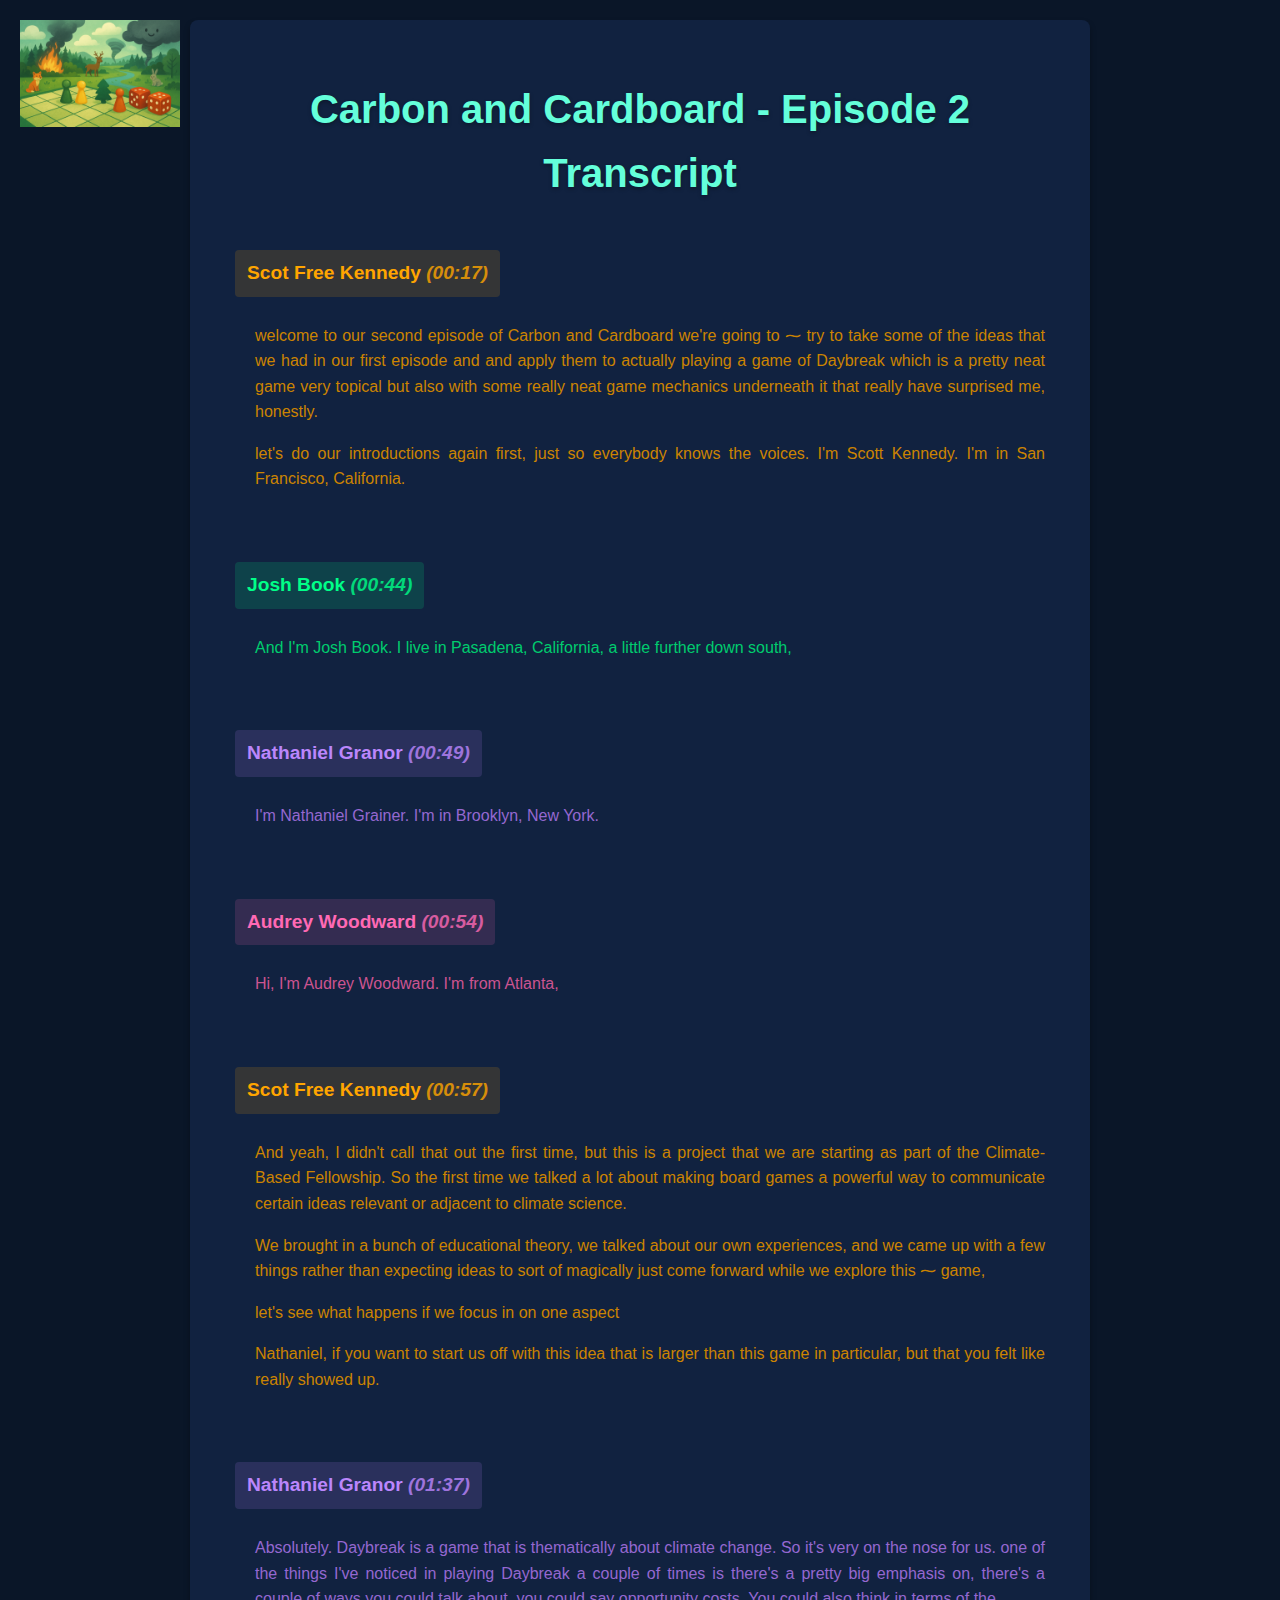
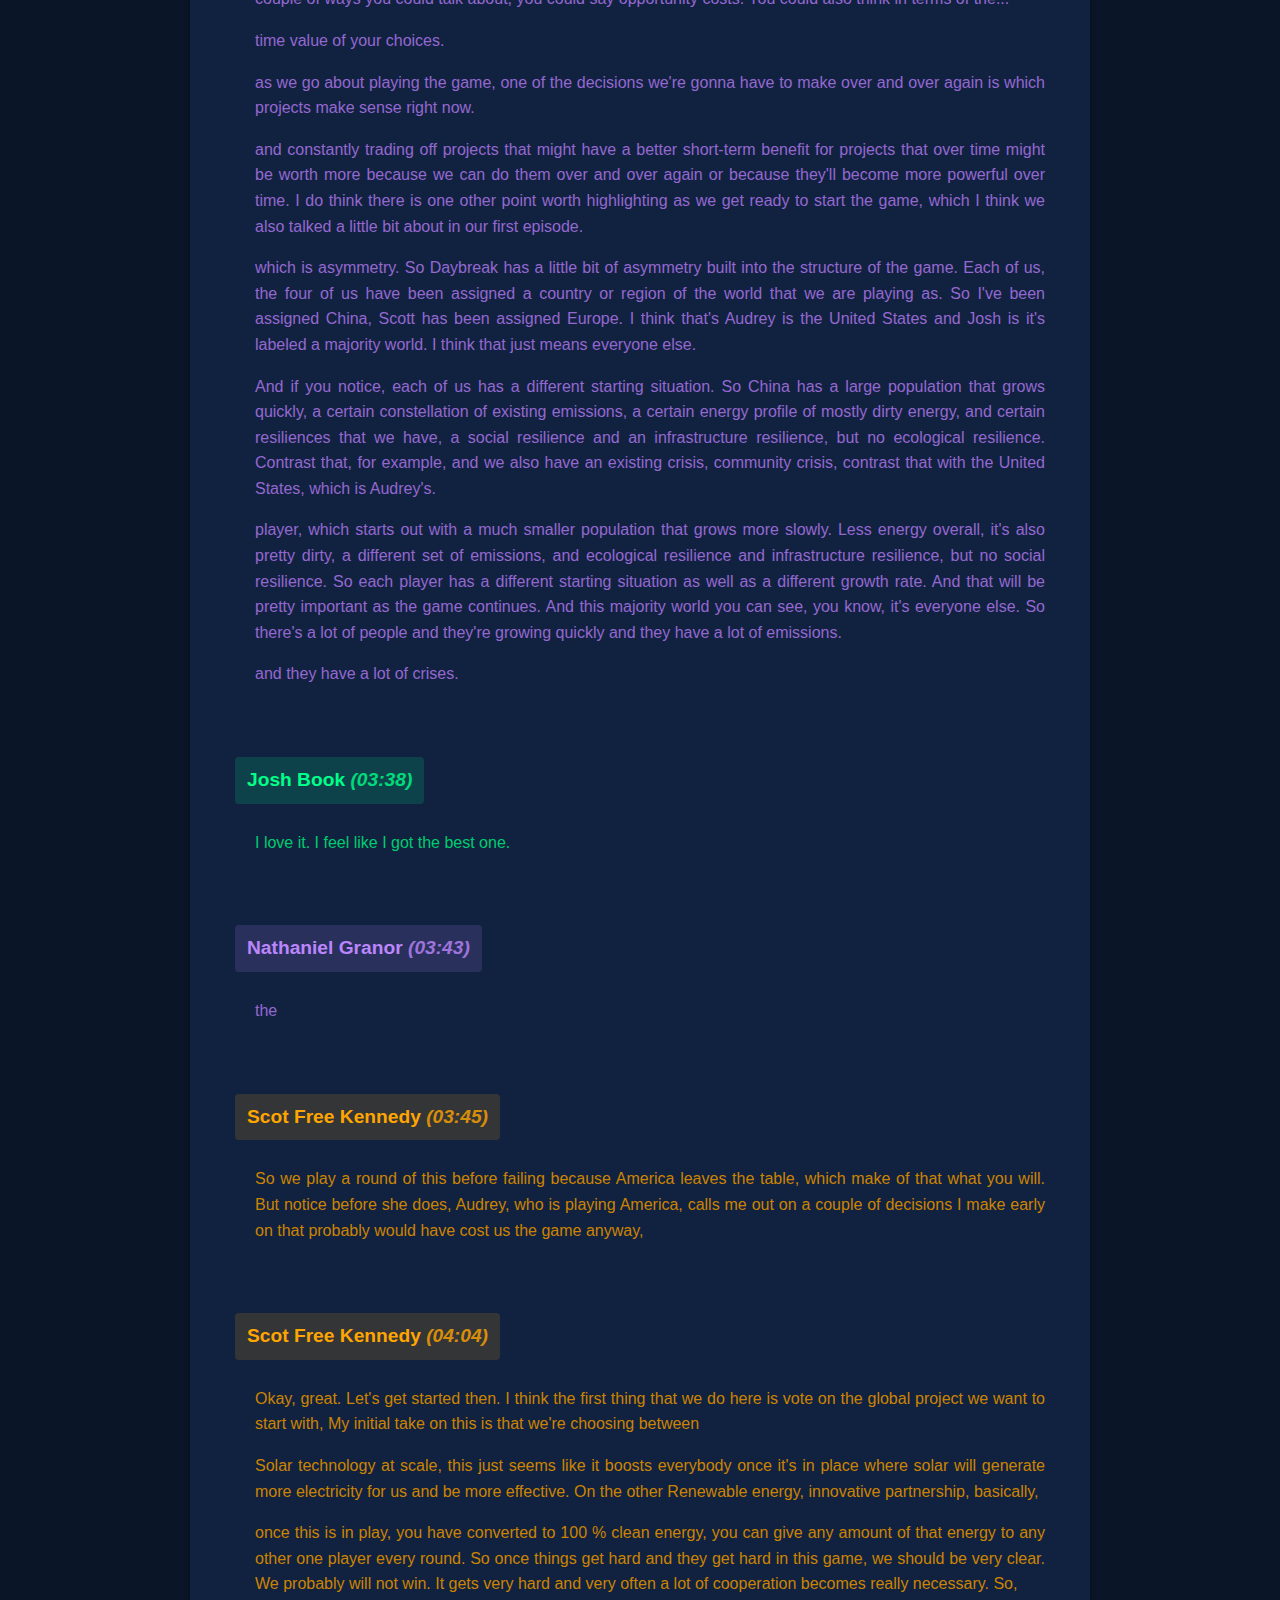
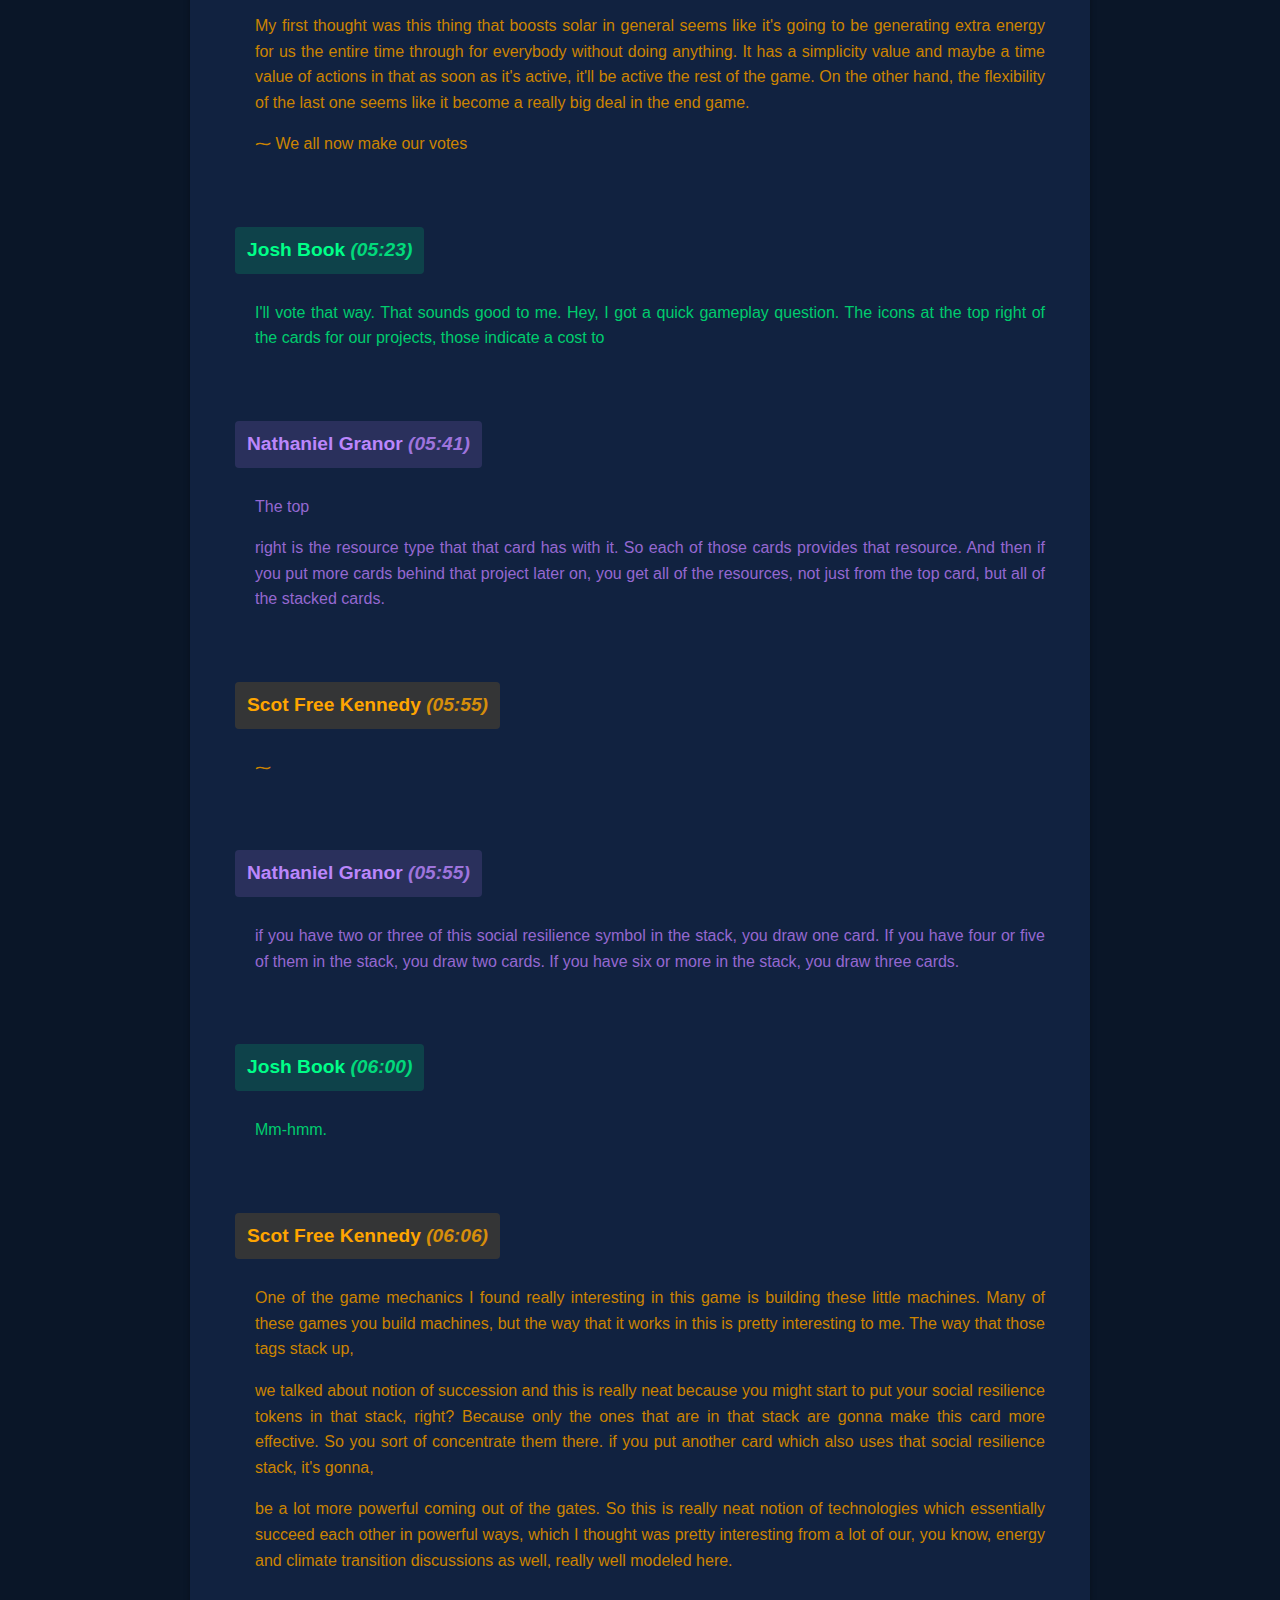
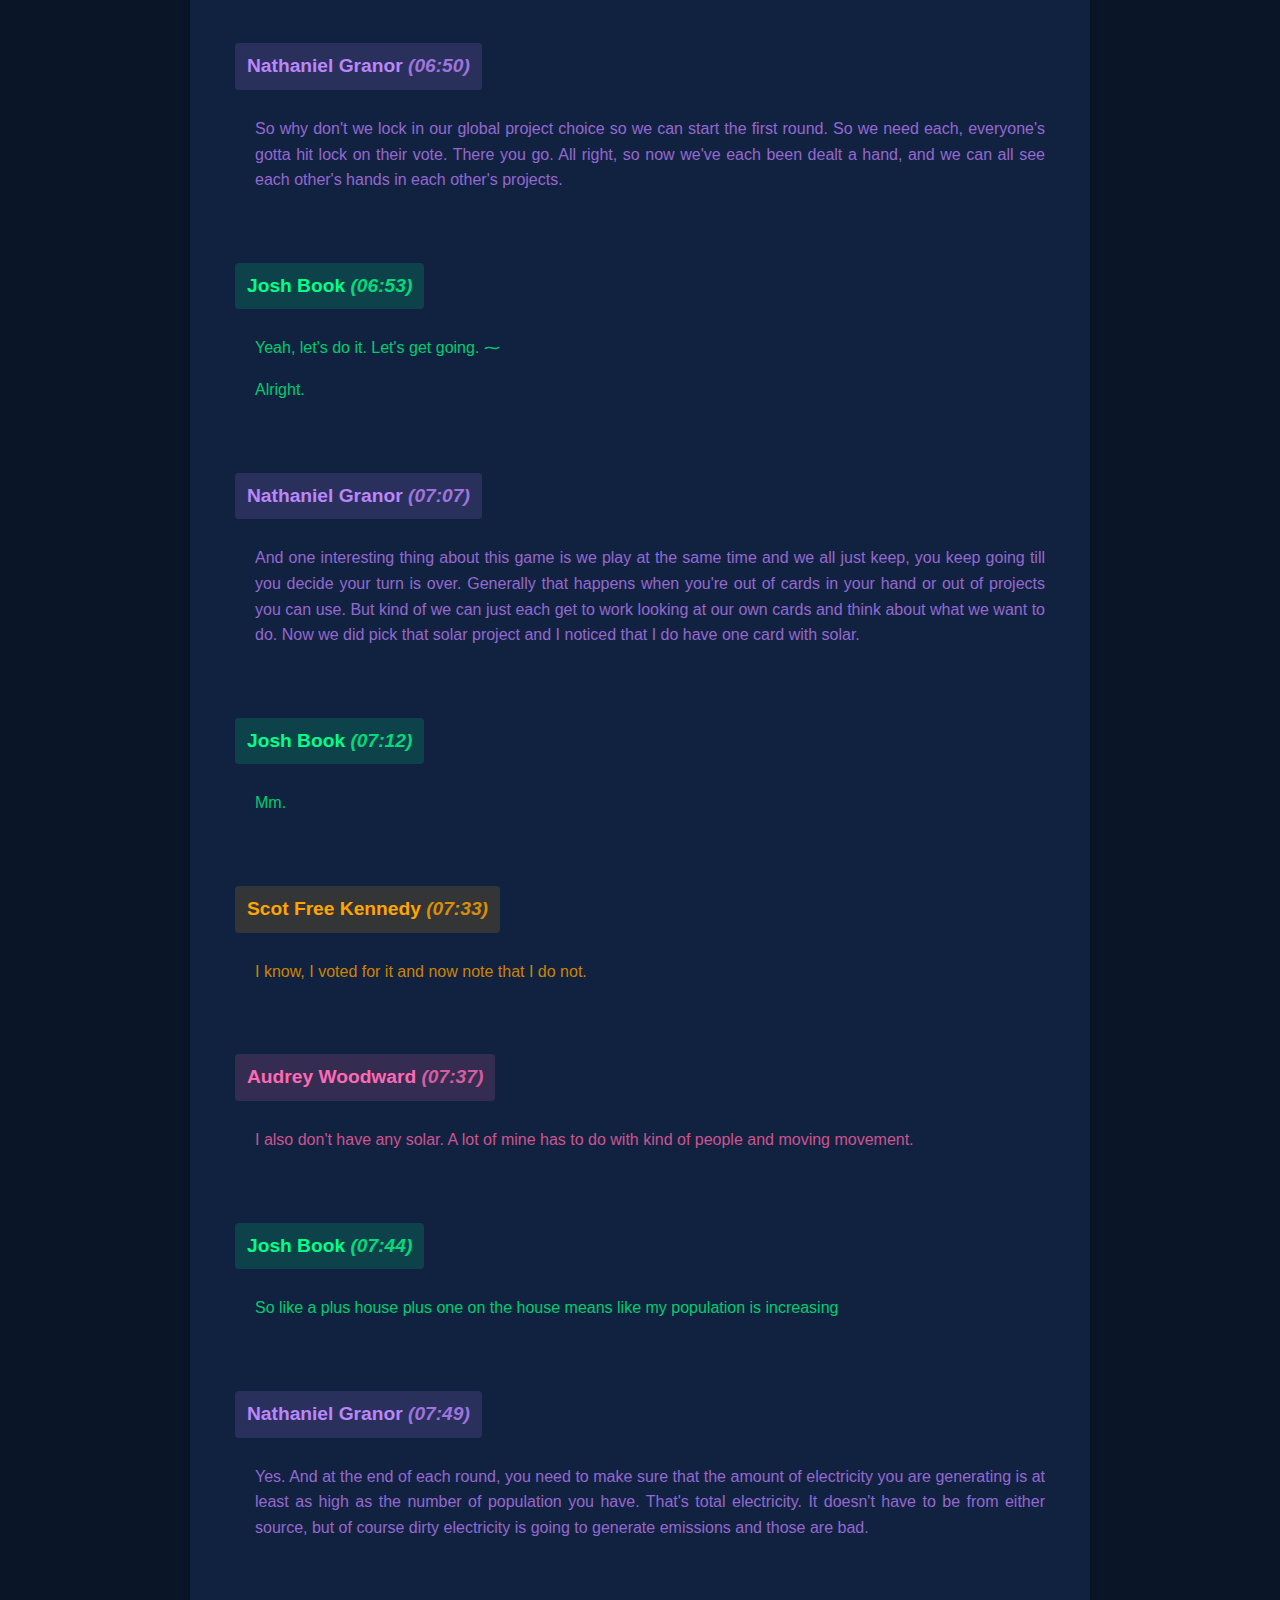
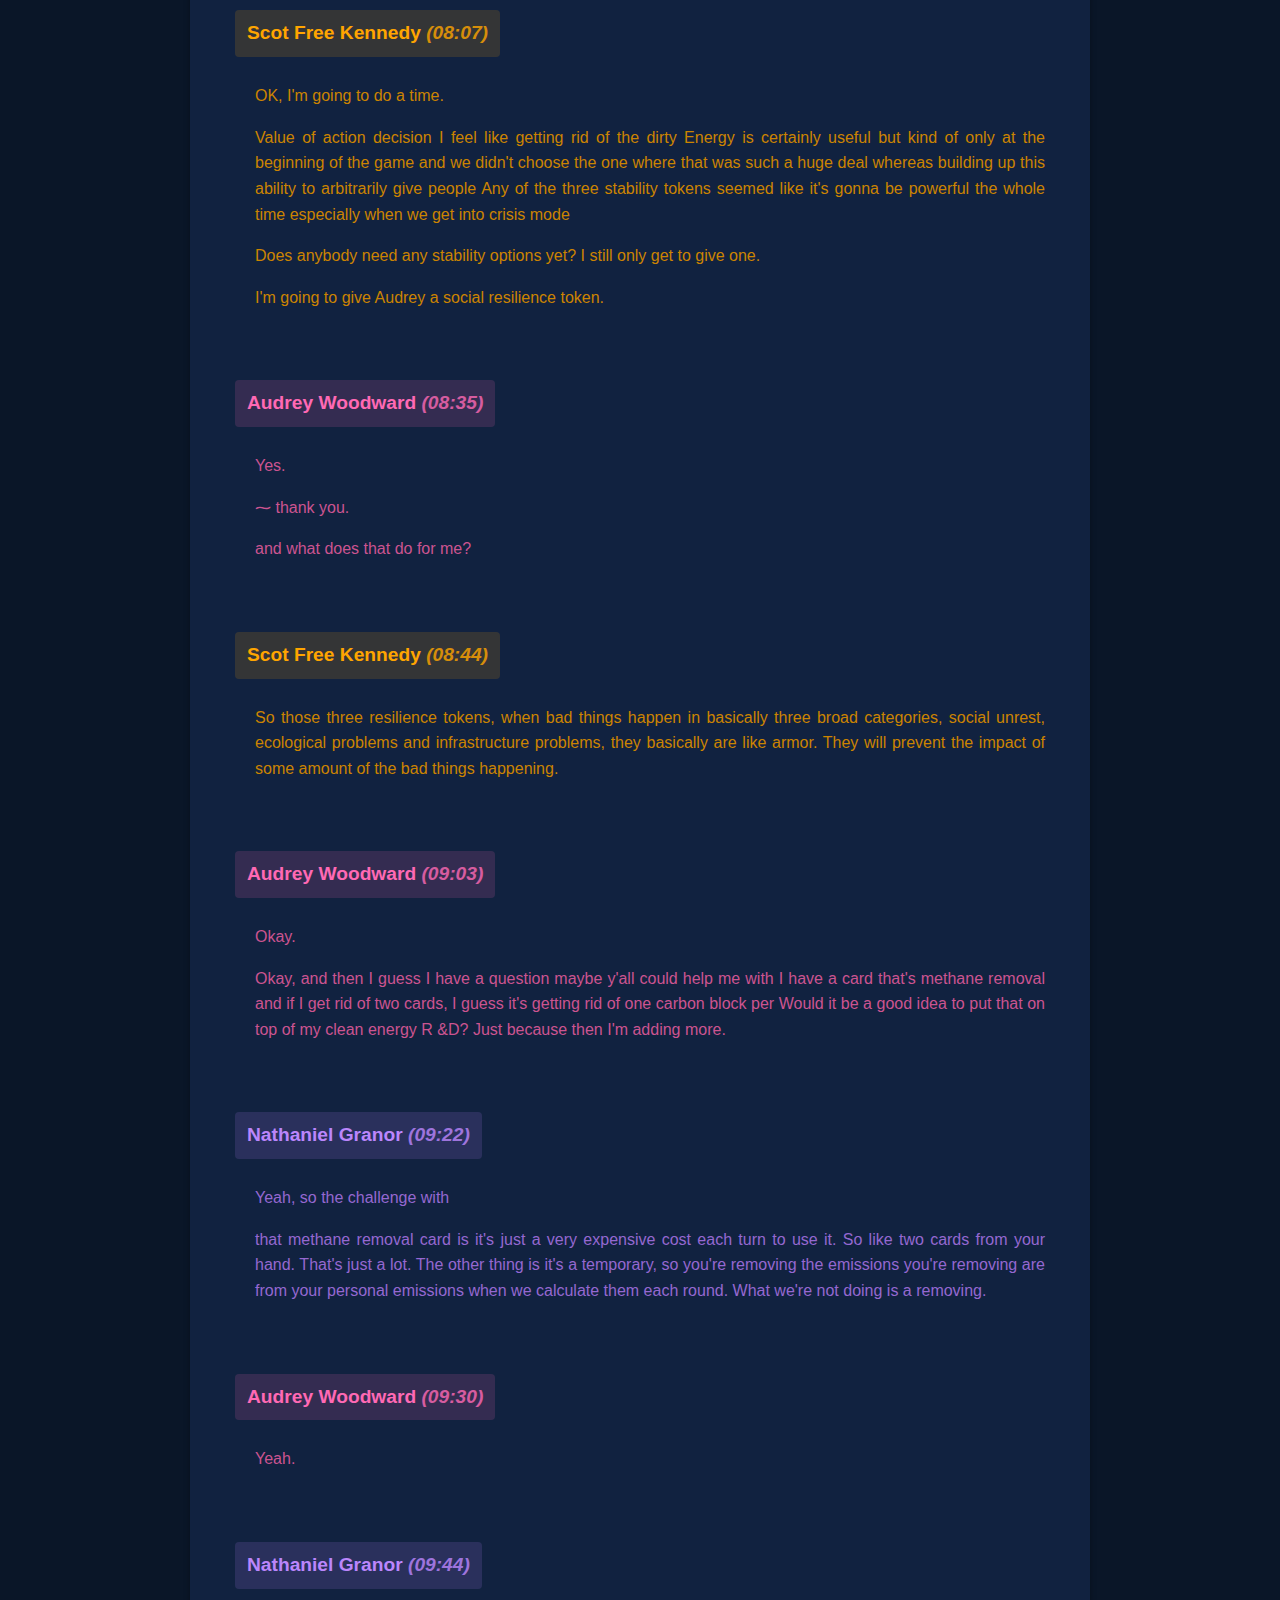
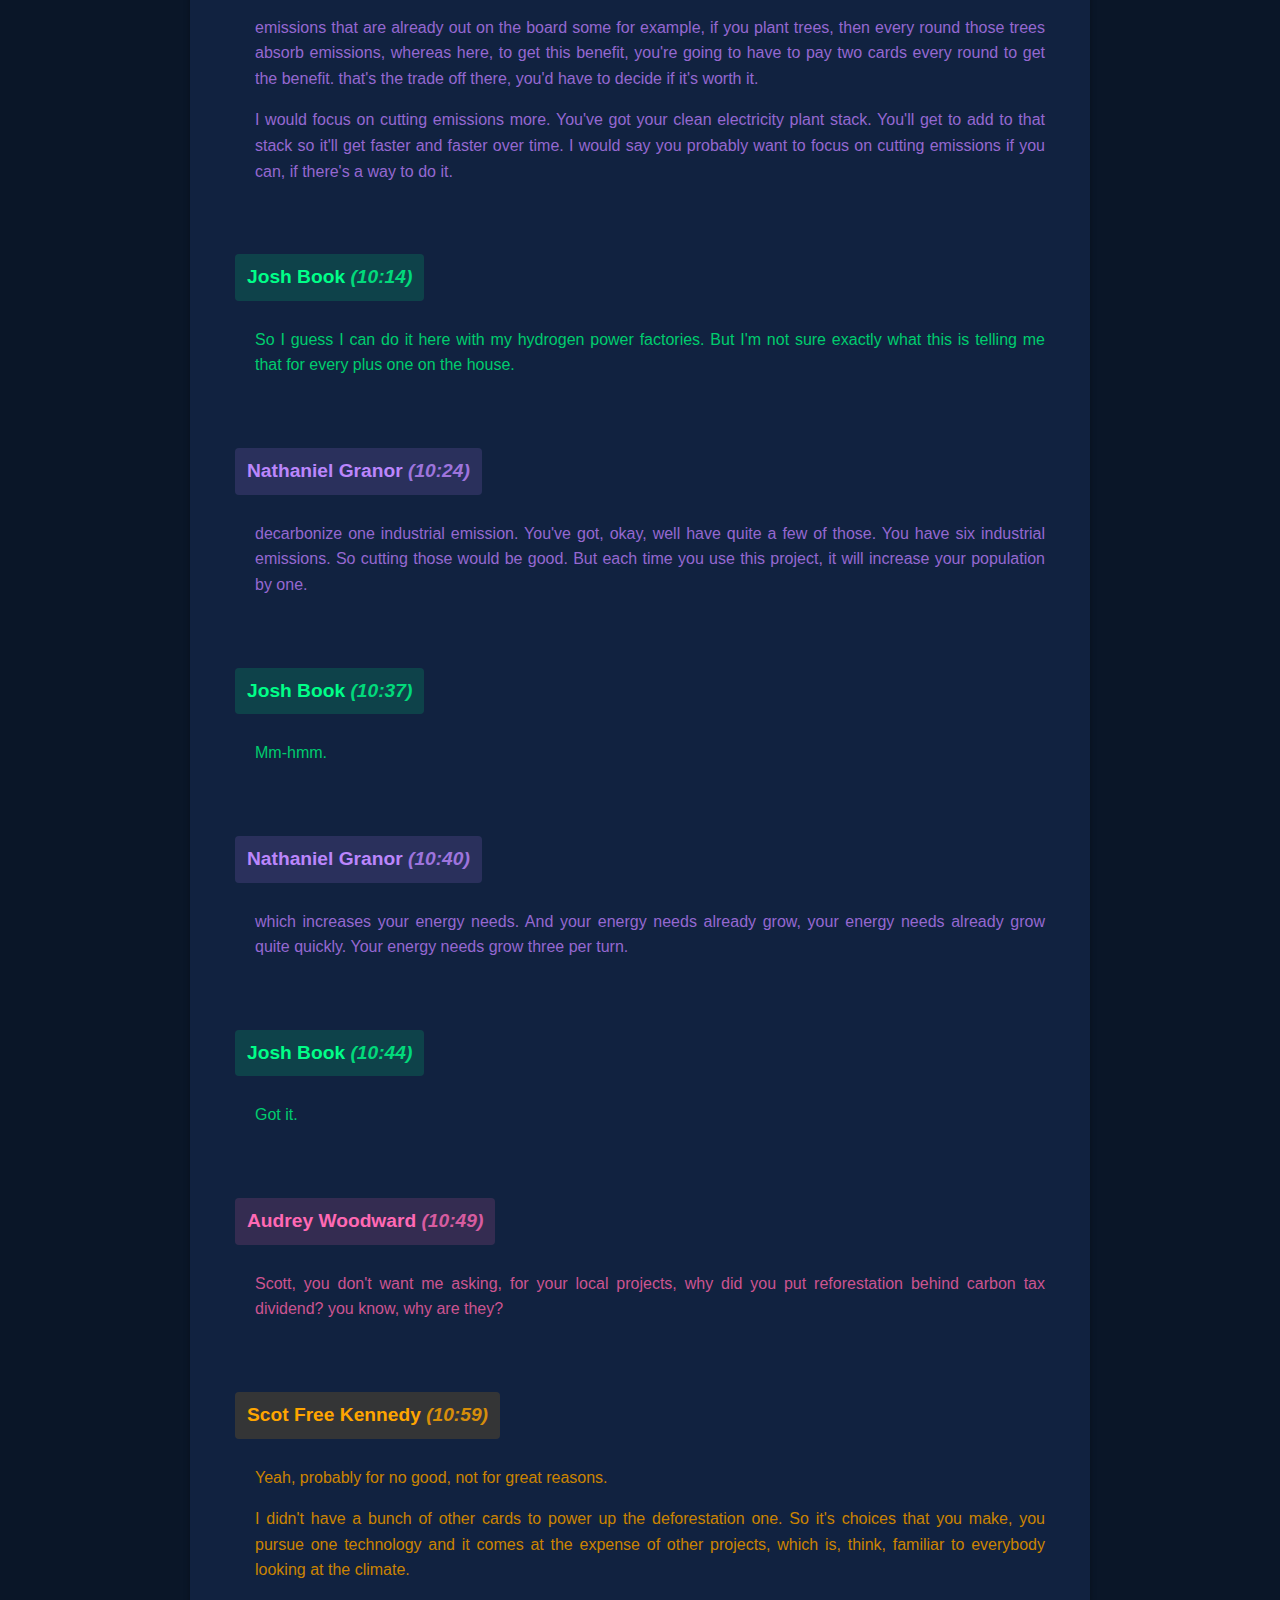
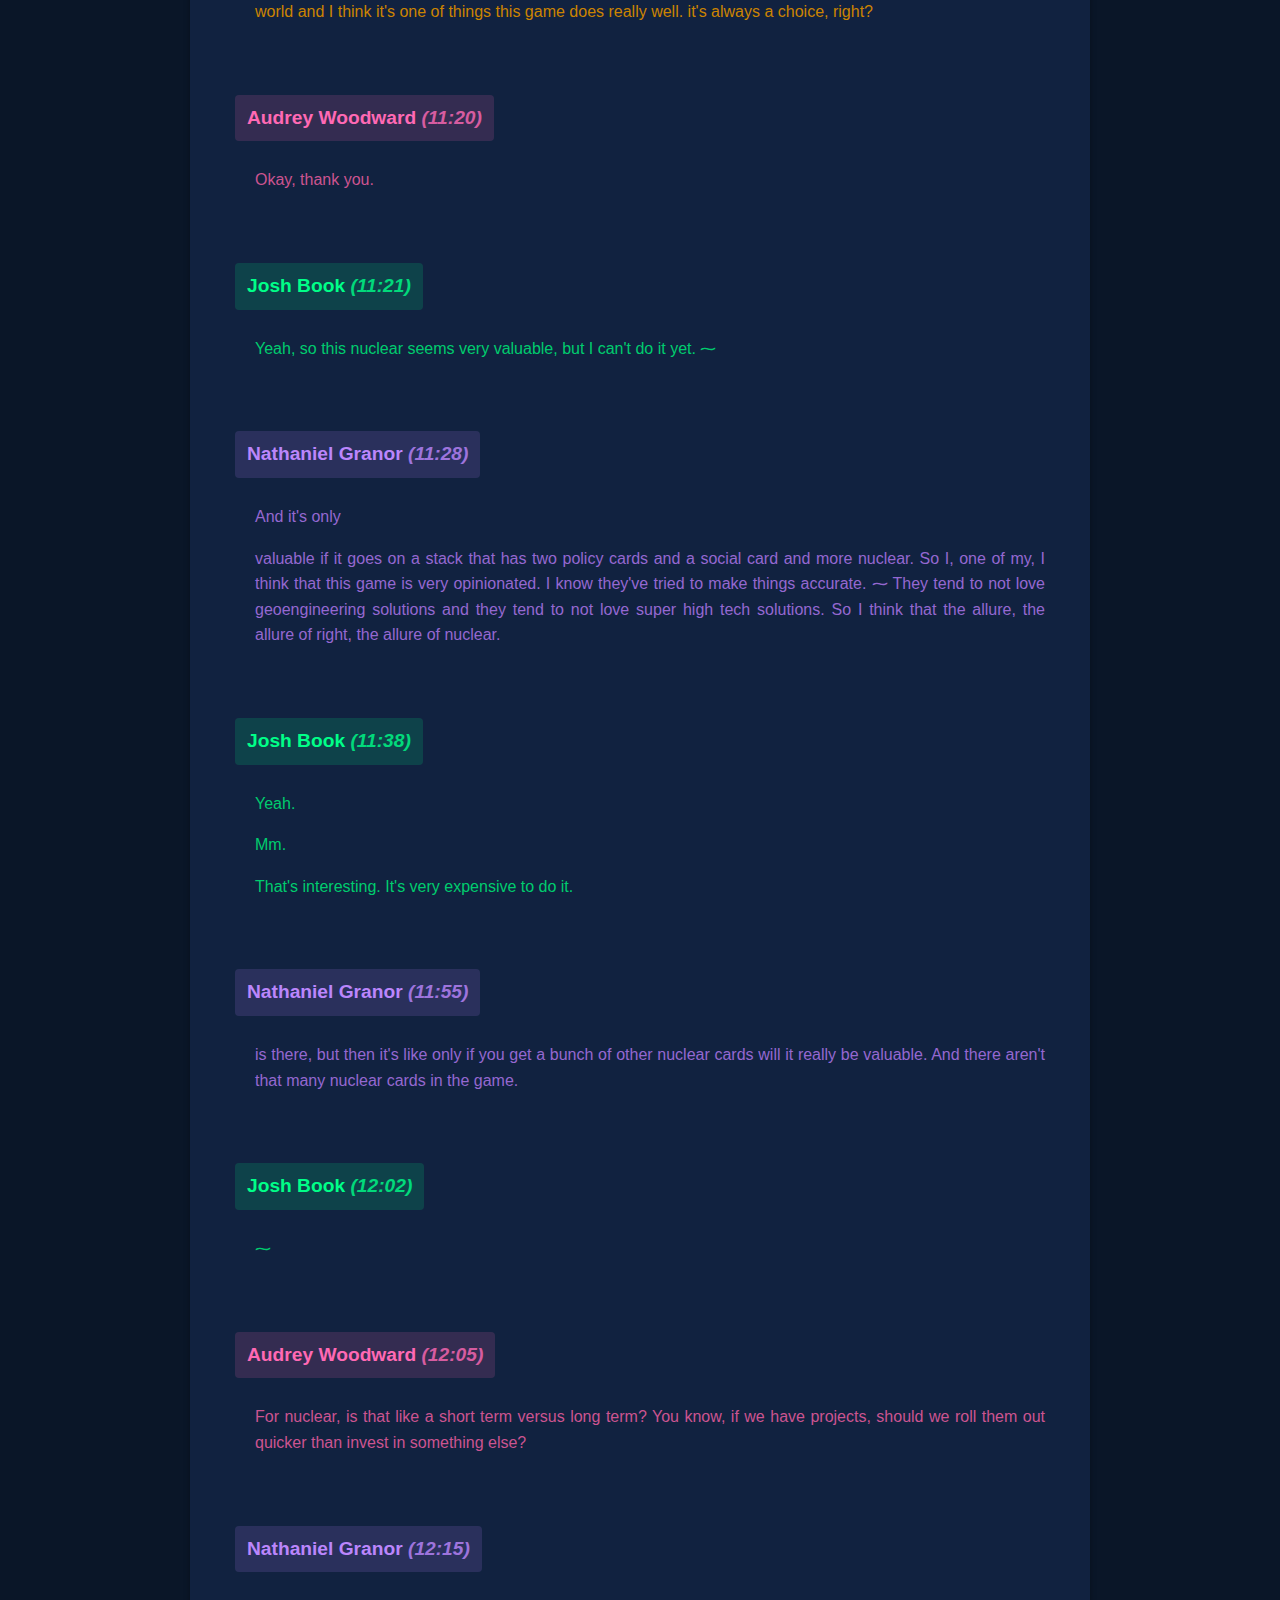
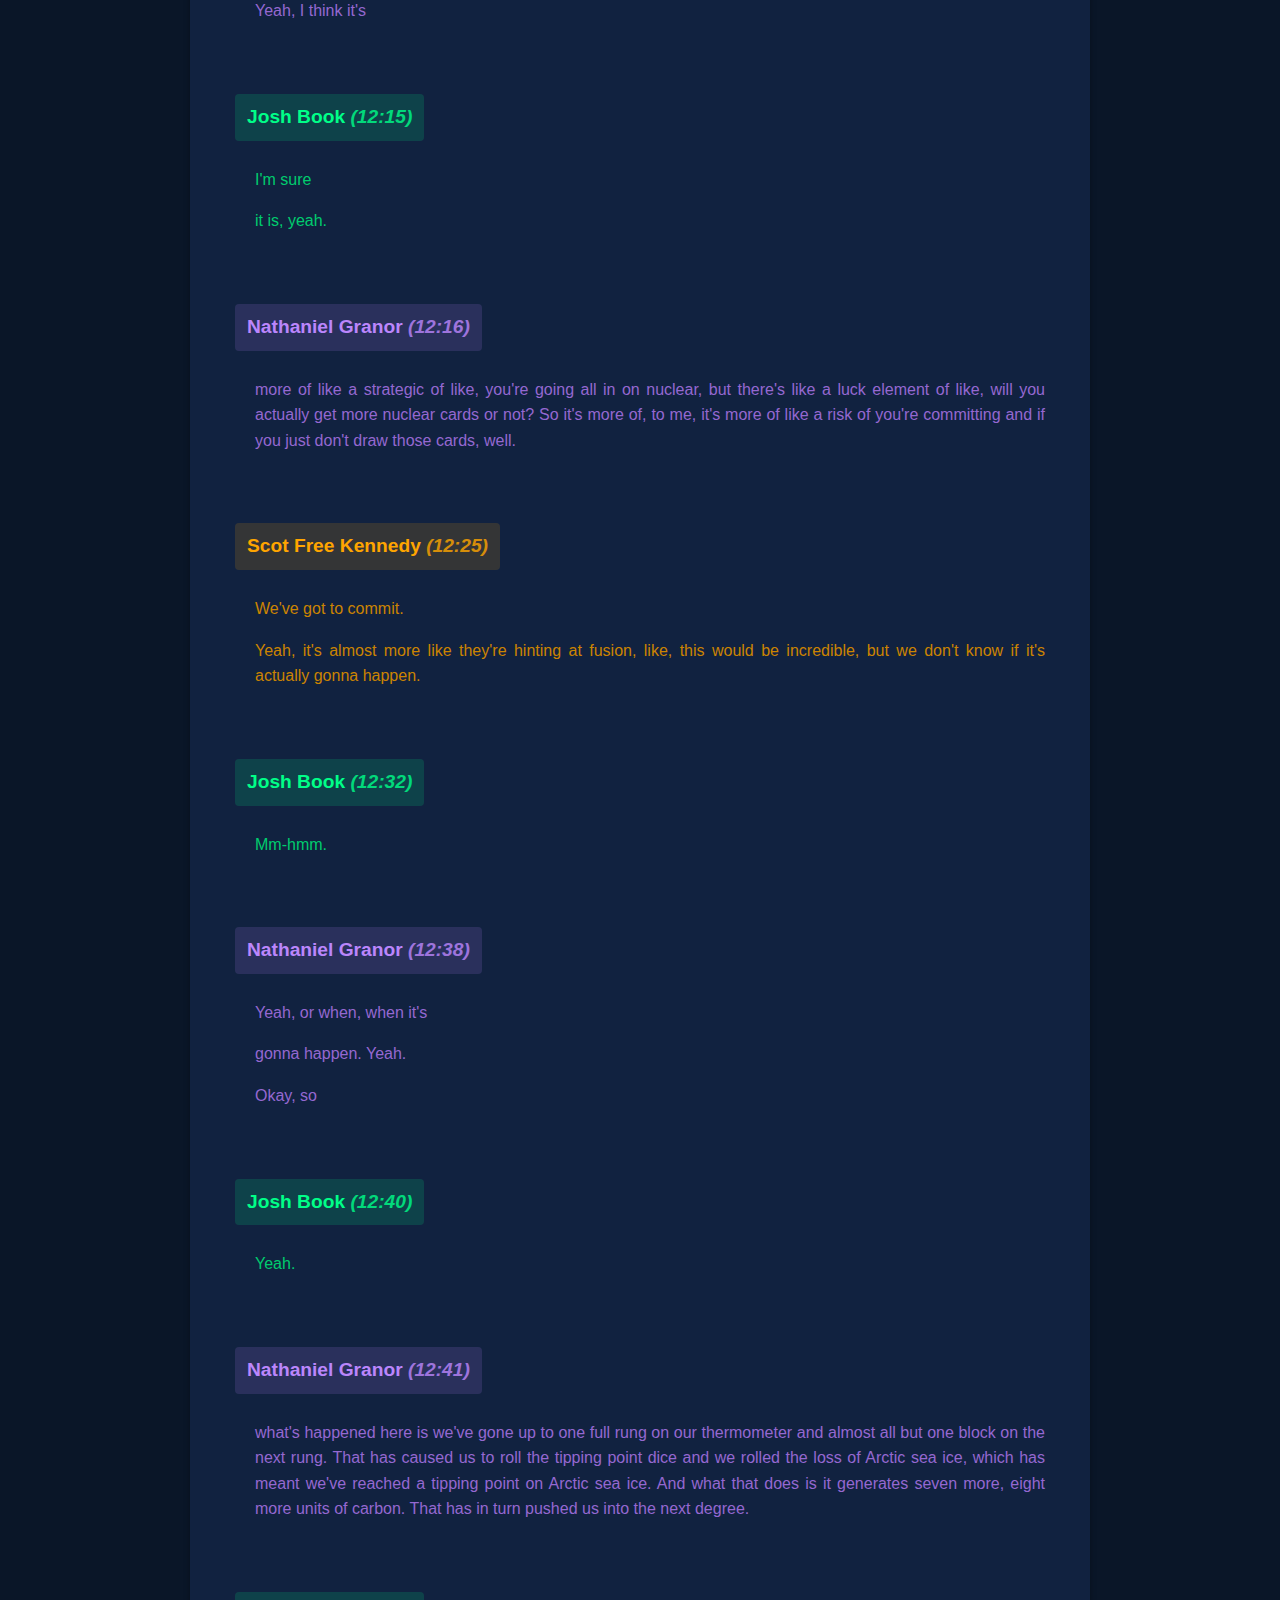
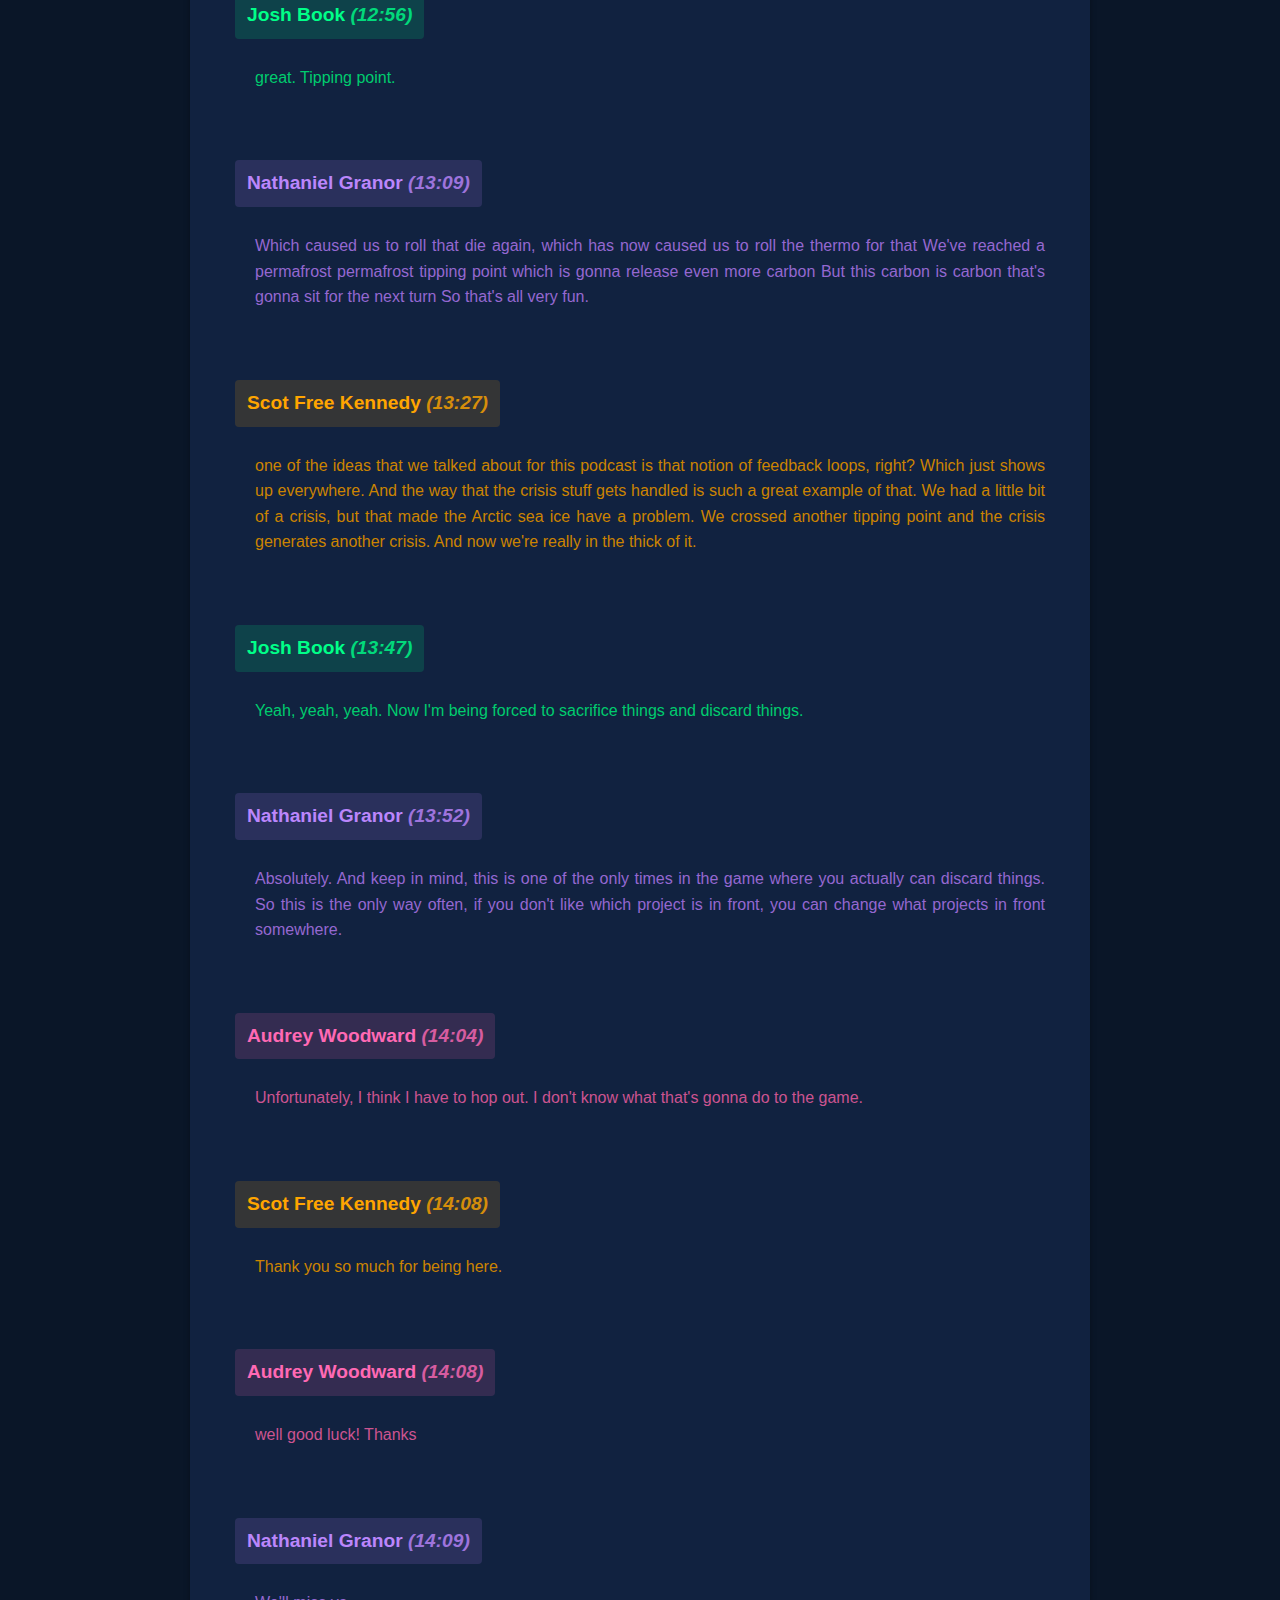
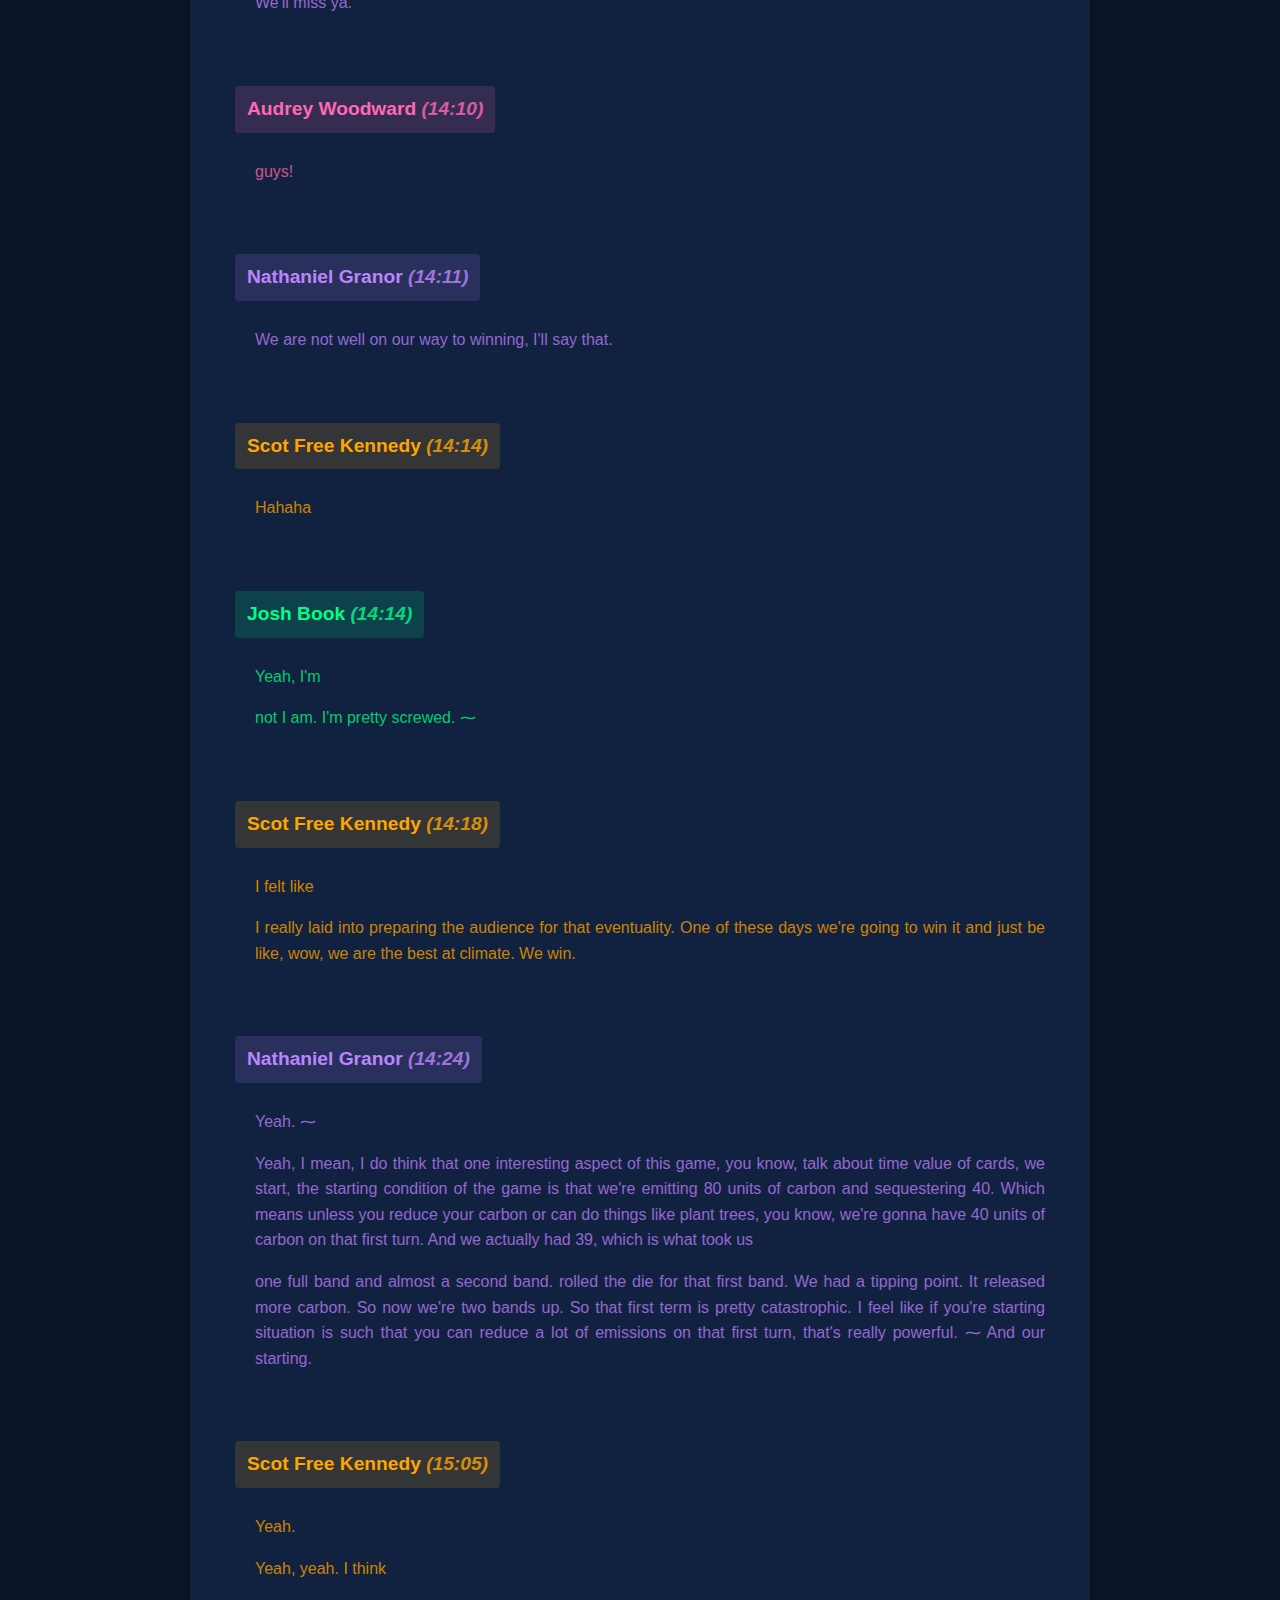
<file: episodes/transcript_ep2.html>
<!DOCTYPE html>
<html lang="en">
<head>
    <meta charset="UTF-8">
    <meta name="viewport" content="width=device-width, initial-scale=1.0">
    <title>Carbon and Cardboard - Episode 2 Transcript</title>
    <link rel="stylesheet" href="transcript_styles.css">
    <style>
        .brand-badge {
            position: absolute;
            top: 20px;
            left: 20px;
            width: 160px;
            height: auto;
        }
    </style>
</head>
<body>
    <img src="../brand_badge.png" alt="Carbon and Cardboard" class="brand-badge">
    <div class="transcript-container">
        <h1>Carbon and Cardboard - Episode 2 Transcript</h1>
        <div class="speaker-section speaker-1">
            <div class="speaker-header">
                Scot Free Kennedy <span class="timestamp">(00:17)</span>
            </div>
            <div class="speaker-text">
                <p>welcome to our second episode of Carbon and Cardboard we're going to ⁓ try to take some of the ideas that we had in our first episode and and apply them to actually playing a game of Daybreak which is a pretty neat game very topical but also with some really neat game mechanics underneath it that really have surprised me, honestly.</p>
                <p>let's do our introductions again first, just so everybody knows the voices. I'm Scott Kennedy. I'm in San Francisco, California.</p>
            </div>
        </div>
        <div class="speaker-section speaker-2">
            <div class="speaker-header">
                Josh Book <span class="timestamp">(00:44)</span>
            </div>
            <div class="speaker-text">
                <p>And I'm Josh Book. I live in Pasadena, California, a little further down south,</p>
            </div>
        </div>
        <div class="speaker-section speaker-3">
            <div class="speaker-header">
                Nathaniel Granor <span class="timestamp">(00:49)</span>
            </div>
            <div class="speaker-text">
                <p>I'm Nathaniel Grainer. I'm in Brooklyn, New York.</p>
            </div>
        </div>
        <div class="speaker-section speaker-4">
            <div class="speaker-header">
                Audrey Woodward <span class="timestamp">(00:54)</span>
            </div>
            <div class="speaker-text">
                <p>Hi, I'm Audrey Woodward. I'm from Atlanta,</p>
            </div>
        </div>
        <div class="speaker-section speaker-1">
            <div class="speaker-header">
                Scot Free Kennedy <span class="timestamp">(00:57)</span>
            </div>
            <div class="speaker-text">
                <p>And yeah, I didn't call that out the first time, but this is a project that we are starting as part of the Climate-Based Fellowship. So the first time we talked a lot about making board games a powerful way to communicate certain ideas relevant or adjacent to climate science.</p>
                <p>We brought in a bunch of educational theory, we talked about our own experiences, and we came up with a few things rather than expecting ideas to sort of magically just come forward while we explore this ⁓ game,</p>
                <p>let's see what happens if we focus in on one aspect</p>
                <p>Nathaniel, if you want to start us off with this idea that is larger than this game in particular, but that you felt like really showed up.</p>
            </div>
        </div>
        <div class="speaker-section speaker-3">
            <div class="speaker-header">
                Nathaniel Granor <span class="timestamp">(01:37)</span>
            </div>
            <div class="speaker-text">
                <p>Absolutely. Daybreak is a game that is thematically about climate change. So it's very on the nose for us. one of the things I've noticed in playing Daybreak a couple of times is there's a pretty big emphasis on, there's a couple of ways you could talk about, you could say opportunity costs. You could also think in terms of the...</p>
                <p>time value of your choices.</p>
                <p>as we go about playing the game, one of the decisions we're gonna have to make over and over again is which projects make sense right now.</p>
                <p>and constantly trading off projects that might have a better short-term benefit for projects that over time might be worth more because we can do them over and over again or because they'll become more powerful over time. I do think there is one other point worth highlighting as we get ready to start the game, which I think we also talked a little bit about in our first episode.</p>
                <p>which is asymmetry. So Daybreak has a little bit of asymmetry built into the structure of the game. Each of us, the four of us have been assigned a country or region of the world that we are playing as. So I've been assigned China, Scott has been assigned Europe. I think that's Audrey is the United States and Josh is it's labeled a majority world. I think that just means everyone else.</p>
                <p>And if you notice, each of us has a different starting situation. So China has a large population that grows quickly, a certain constellation of existing emissions, a certain energy profile of mostly dirty energy, and certain resiliences that we have, a social resilience and an infrastructure resilience, but no ecological resilience. Contrast that, for example, and we also have an existing crisis, community crisis, contrast that with the United States, which is Audrey's.</p>
                <p>player, which starts out with a much smaller population that grows more slowly. Less energy overall, it's also pretty dirty, a different set of emissions, and ecological resilience and infrastructure resilience, but no social resilience. So each player has a different starting situation as well as a different growth rate. And that will be pretty important as the game continues. And this majority world you can see, you know, it's everyone else. So there's a lot of people and they're growing quickly and they have a lot of emissions.</p>
                <p>and they have a lot of crises.</p>
            </div>
        </div>
        <div class="speaker-section speaker-2">
            <div class="speaker-header">
                Josh Book <span class="timestamp">(03:38)</span>
            </div>
            <div class="speaker-text">
                <p>I love it. I feel like I got the best one.</p>
            </div>
        </div>
        <div class="speaker-section speaker-3">
            <div class="speaker-header">
                Nathaniel Granor <span class="timestamp">(03:43)</span>
            </div>
            <div class="speaker-text">
                <p>the</p>
            </div>
        </div>
        <div class="speaker-section speaker-1">
            <div class="speaker-header">
                Scot Free Kennedy <span class="timestamp">(03:45)</span>
            </div>
            <div class="speaker-text">
                <p>So we play a round of this before failing because America leaves the table, which make of that what you will. But notice before she does, Audrey, who is playing America, calls me out on a couple of decisions I make early on that probably would have cost us the game anyway,</p>
            </div>
        </div>
        <div class="speaker-section speaker-1">
            <div class="speaker-header">
                Scot Free Kennedy <span class="timestamp">(04:04)</span>
            </div>
            <div class="speaker-text">
                <p>Okay, great. Let's get started then. I think the first thing that we do here is vote on the global project we want to start with, My initial take on this is that we're choosing between</p>
                <p>Solar technology at scale, this just seems like it boosts everybody once it's in place where solar will generate more electricity for us and be more effective. On the other Renewable energy, innovative partnership, basically,</p>
                <p>once this is in play, you have converted to 100 % clean energy, you can give any amount of that energy to any other one player every round. So once things get hard and they get hard in this game, we should be very clear. We probably will not win. It gets very hard and very often a lot of cooperation becomes really necessary. So,</p>
                <p>My first thought was this thing that boosts solar in general seems like it's going to be generating extra energy for us the entire time through for everybody without doing anything. It has a simplicity value and maybe a time value of actions in that as soon as it's active, it'll be active the rest of the game. On the other hand, the flexibility of the last one seems like it become a really big deal in the end game.</p>
                <p>⁓ We all now make our votes</p>
            </div>
        </div>
        <div class="speaker-section speaker-2">
            <div class="speaker-header">
                Josh Book <span class="timestamp">(05:23)</span>
            </div>
            <div class="speaker-text">
                <p>I'll vote that way. That sounds good to me. Hey, I got a quick gameplay question. The icons at the top right of the cards for our projects, those indicate a cost to</p>
            </div>
        </div>
        <div class="speaker-section speaker-3">
            <div class="speaker-header">
                Nathaniel Granor <span class="timestamp">(05:41)</span>
            </div>
            <div class="speaker-text">
                <p>The top</p>
                <p>right is the resource type that that card has with it. So each of those cards provides that resource. And then if you put more cards behind that project later on, you get all of the resources, not just from the top card, but all of the stacked cards.</p>
            </div>
        </div>
        <div class="speaker-section speaker-1">
            <div class="speaker-header">
                Scot Free Kennedy <span class="timestamp">(05:55)</span>
            </div>
            <div class="speaker-text">
                <p>⁓</p>
            </div>
        </div>
        <div class="speaker-section speaker-3">
            <div class="speaker-header">
                Nathaniel Granor <span class="timestamp">(05:55)</span>
            </div>
            <div class="speaker-text">
                <p>if you have two or three of this social resilience symbol in the stack, you draw one card. If you have four or five of them in the stack, you draw two cards. If you have six or more in the stack, you draw three cards.</p>
            </div>
        </div>
        <div class="speaker-section speaker-2">
            <div class="speaker-header">
                Josh Book <span class="timestamp">(06:00)</span>
            </div>
            <div class="speaker-text">
                <p>Mm-hmm.</p>
            </div>
        </div>
        <div class="speaker-section speaker-1">
            <div class="speaker-header">
                Scot Free Kennedy <span class="timestamp">(06:06)</span>
            </div>
            <div class="speaker-text">
                <p>One of the game mechanics I found really interesting in this game is building these little machines. Many of these games you build machines, but the way that it works in this is pretty interesting to me. The way that those tags stack up,</p>
                <p>we talked about notion of succession and this is really neat because you might start to put your social resilience tokens in that stack, right? Because only the ones that are in that stack are gonna make this card more effective. So you sort of concentrate them there. if you put another card which also uses that social resilience stack, it's gonna,</p>
                <p>be a lot more powerful coming out of the gates. So this is really neat notion of technologies which essentially succeed each other in powerful ways, which I thought was pretty interesting from a lot of our, you know, energy and climate transition discussions as well, really well modeled here.</p>
            </div>
        </div>
        <div class="speaker-section speaker-3">
            <div class="speaker-header">
                Nathaniel Granor <span class="timestamp">(06:50)</span>
            </div>
            <div class="speaker-text">
                <p>So why don't we lock in our global project choice so we can start the first round. So we need each, everyone's gotta hit lock on their vote. There you go. All right, so now we've each been dealt a hand, and we can all see each other's hands in each other's projects.</p>
            </div>
        </div>
        <div class="speaker-section speaker-2">
            <div class="speaker-header">
                Josh Book <span class="timestamp">(06:53)</span>
            </div>
            <div class="speaker-text">
                <p>Yeah, let's do it. Let's get going. ⁓</p>
                <p>Alright.</p>
            </div>
        </div>
        <div class="speaker-section speaker-3">
            <div class="speaker-header">
                Nathaniel Granor <span class="timestamp">(07:07)</span>
            </div>
            <div class="speaker-text">
                <p>And one interesting thing about this game is we play at the same time and we all just keep, you keep going till you decide your turn is over. Generally that happens when you're out of cards in your hand or out of projects you can use. But kind of we can just each get to work looking at our own cards and think about what we want to do. Now we did pick that solar project and I noticed that I do have one card with solar.</p>
            </div>
        </div>
        <div class="speaker-section speaker-2">
            <div class="speaker-header">
                Josh Book <span class="timestamp">(07:12)</span>
            </div>
            <div class="speaker-text">
                <p>Mm.</p>
            </div>
        </div>
        <div class="speaker-section speaker-1">
            <div class="speaker-header">
                Scot Free Kennedy <span class="timestamp">(07:33)</span>
            </div>
            <div class="speaker-text">
                <p>I know, I voted for it and now note that I do not.</p>
            </div>
        </div>
        <div class="speaker-section speaker-4">
            <div class="speaker-header">
                Audrey Woodward <span class="timestamp">(07:37)</span>
            </div>
            <div class="speaker-text">
                <p>I also don't have any solar. A lot of mine has to do with kind of people and moving movement.</p>
            </div>
        </div>
        <div class="speaker-section speaker-2">
            <div class="speaker-header">
                Josh Book <span class="timestamp">(07:44)</span>
            </div>
            <div class="speaker-text">
                <p>So like a plus house plus one on the house means like my population is increasing</p>
            </div>
        </div>
        <div class="speaker-section speaker-3">
            <div class="speaker-header">
                Nathaniel Granor <span class="timestamp">(07:49)</span>
            </div>
            <div class="speaker-text">
                <p>Yes. And at the end of each round, you need to make sure that the amount of electricity you are generating is at least as high as the number of population you have. That's total electricity. It doesn't have to be from either source, but of course dirty electricity is going to generate emissions and those are bad.</p>
            </div>
        </div>
        <div class="speaker-section speaker-1">
            <div class="speaker-header">
                Scot Free Kennedy <span class="timestamp">(08:07)</span>
            </div>
            <div class="speaker-text">
                <p>OK, I'm going to do a time.</p>
                <p>Value of action decision I feel like getting rid of the dirty Energy is certainly useful but kind of only at the beginning of the game and we didn't choose the one where that was such a huge deal whereas building up this ability to arbitrarily give people Any of the three stability tokens seemed like it's gonna be powerful the whole time especially when we get into crisis mode</p>
                <p>Does anybody need any stability options yet? I still only get to give one.</p>
                <p>I'm going to give Audrey a social resilience token.</p>
            </div>
        </div>
        <div class="speaker-section speaker-4">
            <div class="speaker-header">
                Audrey Woodward <span class="timestamp">(08:35)</span>
            </div>
            <div class="speaker-text">
                <p>Yes.</p>
                <p>⁓ thank you.</p>
                <p>and what does that do for me?</p>
            </div>
        </div>
        <div class="speaker-section speaker-1">
            <div class="speaker-header">
                Scot Free Kennedy <span class="timestamp">(08:44)</span>
            </div>
            <div class="speaker-text">
                <p>So those three resilience tokens, when bad things happen in basically three broad categories, social unrest, ecological problems and infrastructure problems, they basically are like armor. They will prevent the impact of some amount of the bad things happening.</p>
            </div>
        </div>
        <div class="speaker-section speaker-4">
            <div class="speaker-header">
                Audrey Woodward <span class="timestamp">(09:03)</span>
            </div>
            <div class="speaker-text">
                <p>Okay.</p>
                <p>Okay, and then I guess I have a question maybe y'all could help me with I have a card that's methane removal and if I get rid of two cards, I guess it's getting rid of one carbon block per Would it be a good idea to put that on top of my clean energy R &D? Just because then I'm adding more.</p>
            </div>
        </div>
        <div class="speaker-section speaker-3">
            <div class="speaker-header">
                Nathaniel Granor <span class="timestamp">(09:22)</span>
            </div>
            <div class="speaker-text">
                <p>Yeah, so the challenge with</p>
                <p>that methane removal card is it's just a very expensive cost each turn to use it. So like two cards from your hand. That's just a lot. The other thing is it's a temporary, so you're removing the emissions you're removing are from your personal emissions when we calculate them each round. What we're not doing is a removing.</p>
            </div>
        </div>
        <div class="speaker-section speaker-4">
            <div class="speaker-header">
                Audrey Woodward <span class="timestamp">(09:30)</span>
            </div>
            <div class="speaker-text">
                <p>Yeah.</p>
            </div>
        </div>
        <div class="speaker-section speaker-3">
            <div class="speaker-header">
                Nathaniel Granor <span class="timestamp">(09:44)</span>
            </div>
            <div class="speaker-text">
                <p>emissions that are already out on the board some for example, if you plant trees, then every round those trees absorb emissions, whereas here, to get this benefit, you're going to have to pay two cards every round to get the benefit. that's the trade off there, you'd have to decide if it's worth it.</p>
                <p>I would focus on cutting emissions more. You've got your clean electricity plant stack. You'll get to add to that stack so it'll get faster and faster over time. I would say you probably want to focus on cutting emissions if you can, if there's a way to do it.</p>
            </div>
        </div>
        <div class="speaker-section speaker-2">
            <div class="speaker-header">
                Josh Book <span class="timestamp">(10:14)</span>
            </div>
            <div class="speaker-text">
                <p>So I guess I can do it here with my hydrogen power factories. But I'm not sure exactly what this is telling me that for every plus one on the house.</p>
            </div>
        </div>
        <div class="speaker-section speaker-3">
            <div class="speaker-header">
                Nathaniel Granor <span class="timestamp">(10:24)</span>
            </div>
            <div class="speaker-text">
                <p>decarbonize one industrial emission. You've got, okay, well have quite a few of those. You have six industrial emissions. So cutting those would be good. But each time you use this project, it will increase your population by one.</p>
            </div>
        </div>
        <div class="speaker-section speaker-2">
            <div class="speaker-header">
                Josh Book <span class="timestamp">(10:37)</span>
            </div>
            <div class="speaker-text">
                <p>Mm-hmm.</p>
            </div>
        </div>
        <div class="speaker-section speaker-3">
            <div class="speaker-header">
                Nathaniel Granor <span class="timestamp">(10:40)</span>
            </div>
            <div class="speaker-text">
                <p>which increases your energy needs. And your energy needs already grow, your energy needs already grow quite quickly. Your energy needs grow three per turn.</p>
            </div>
        </div>
        <div class="speaker-section speaker-2">
            <div class="speaker-header">
                Josh Book <span class="timestamp">(10:44)</span>
            </div>
            <div class="speaker-text">
                <p>Got it.</p>
            </div>
        </div>
        <div class="speaker-section speaker-4">
            <div class="speaker-header">
                Audrey Woodward <span class="timestamp">(10:49)</span>
            </div>
            <div class="speaker-text">
                <p>Scott, you don't want me asking, for your local projects, why did you put reforestation behind carbon tax dividend? you know, why are they?</p>
            </div>
        </div>
        <div class="speaker-section speaker-1">
            <div class="speaker-header">
                Scot Free Kennedy <span class="timestamp">(10:59)</span>
            </div>
            <div class="speaker-text">
                <p>Yeah, probably for no good, not for great reasons.</p>
                <p>I didn't have a bunch of other cards to power up the deforestation one. So it's choices that you make, you pursue one technology and it comes at the expense of other projects, which is, think, familiar to everybody looking at the climate.</p>
                <p>world and I think it's one of things this game does really well. it's always a choice, right?</p>
            </div>
        </div>
        <div class="speaker-section speaker-4">
            <div class="speaker-header">
                Audrey Woodward <span class="timestamp">(11:20)</span>
            </div>
            <div class="speaker-text">
                <p>Okay, thank you.</p>
            </div>
        </div>
        <div class="speaker-section speaker-2">
            <div class="speaker-header">
                Josh Book <span class="timestamp">(11:21)</span>
            </div>
            <div class="speaker-text">
                <p>Yeah, so this nuclear seems very valuable, but I can't do it yet. ⁓</p>
            </div>
        </div>
        <div class="speaker-section speaker-3">
            <div class="speaker-header">
                Nathaniel Granor <span class="timestamp">(11:28)</span>
            </div>
            <div class="speaker-text">
                <p>And it's only</p>
                <p>valuable if it goes on a stack that has two policy cards and a social card and more nuclear. So I, one of my, I think that this game is very opinionated. I know they've tried to make things accurate. ⁓ They tend to not love geoengineering solutions and they tend to not love super high tech solutions. So I think that the allure, the allure of right, the allure of nuclear.</p>
            </div>
        </div>
        <div class="speaker-section speaker-2">
            <div class="speaker-header">
                Josh Book <span class="timestamp">(11:38)</span>
            </div>
            <div class="speaker-text">
                <p>Yeah.</p>
                <p>Mm.</p>
                <p>That's interesting. It's very expensive to do it.</p>
            </div>
        </div>
        <div class="speaker-section speaker-3">
            <div class="speaker-header">
                Nathaniel Granor <span class="timestamp">(11:55)</span>
            </div>
            <div class="speaker-text">
                <p>is there, but then it's like only if you get a bunch of other nuclear cards will it really be valuable. And there aren't that many nuclear cards in the game.</p>
            </div>
        </div>
        <div class="speaker-section speaker-2">
            <div class="speaker-header">
                Josh Book <span class="timestamp">(12:02)</span>
            </div>
            <div class="speaker-text">
                <p>⁓</p>
            </div>
        </div>
        <div class="speaker-section speaker-4">
            <div class="speaker-header">
                Audrey Woodward <span class="timestamp">(12:05)</span>
            </div>
            <div class="speaker-text">
                <p>For nuclear, is that like a short term versus long term? You know, if we have projects, should we roll them out quicker than invest in something else?</p>
            </div>
        </div>
        <div class="speaker-section speaker-3">
            <div class="speaker-header">
                Nathaniel Granor <span class="timestamp">(12:15)</span>
            </div>
            <div class="speaker-text">
                <p>Yeah, I think it's</p>
            </div>
        </div>
        <div class="speaker-section speaker-2">
            <div class="speaker-header">
                Josh Book <span class="timestamp">(12:15)</span>
            </div>
            <div class="speaker-text">
                <p>I'm sure</p>
                <p>it is, yeah.</p>
            </div>
        </div>
        <div class="speaker-section speaker-3">
            <div class="speaker-header">
                Nathaniel Granor <span class="timestamp">(12:16)</span>
            </div>
            <div class="speaker-text">
                <p>more of like a strategic of like, you're going all in on nuclear, but there's like a luck element of like, will you actually get more nuclear cards or not? So it's more of, to me, it's more of like a risk of you're committing and if you just don't draw those cards, well.</p>
            </div>
        </div>
        <div class="speaker-section speaker-1">
            <div class="speaker-header">
                Scot Free Kennedy <span class="timestamp">(12:25)</span>
            </div>
            <div class="speaker-text">
                <p>We've got to commit.</p>
                <p>Yeah, it's almost more like they're hinting at fusion, like, this would be incredible, but we don't know if it's actually gonna happen.</p>
            </div>
        </div>
        <div class="speaker-section speaker-2">
            <div class="speaker-header">
                Josh Book <span class="timestamp">(12:32)</span>
            </div>
            <div class="speaker-text">
                <p>Mm-hmm.</p>
            </div>
        </div>
        <div class="speaker-section speaker-3">
            <div class="speaker-header">
                Nathaniel Granor <span class="timestamp">(12:38)</span>
            </div>
            <div class="speaker-text">
                <p>Yeah, or when, when it's</p>
                <p>gonna happen. Yeah.</p>
                <p>Okay, so</p>
            </div>
        </div>
        <div class="speaker-section speaker-2">
            <div class="speaker-header">
                Josh Book <span class="timestamp">(12:40)</span>
            </div>
            <div class="speaker-text">
                <p>Yeah.</p>
            </div>
        </div>
        <div class="speaker-section speaker-3">
            <div class="speaker-header">
                Nathaniel Granor <span class="timestamp">(12:41)</span>
            </div>
            <div class="speaker-text">
                <p>what's happened here is we've gone up to one full rung on our thermometer and almost all but one block on the next rung. That has caused us to roll the tipping point dice and we rolled the loss of Arctic sea ice, which has meant we've reached a tipping point on Arctic sea ice. And what that does is it generates seven more, eight more units of carbon. That has in turn pushed us into the next degree.</p>
            </div>
        </div>
        <div class="speaker-section speaker-2">
            <div class="speaker-header">
                Josh Book <span class="timestamp">(12:56)</span>
            </div>
            <div class="speaker-text">
                <p>great. Tipping point.</p>
            </div>
        </div>
        <div class="speaker-section speaker-3">
            <div class="speaker-header">
                Nathaniel Granor <span class="timestamp">(13:09)</span>
            </div>
            <div class="speaker-text">
                <p>Which caused us to roll that die again, which has now caused us to roll the thermo for that We've reached a permafrost permafrost tipping point which is gonna release even more carbon But this carbon is carbon that's gonna sit for the next turn So that's all very fun.</p>
            </div>
        </div>
        <div class="speaker-section speaker-1">
            <div class="speaker-header">
                Scot Free Kennedy <span class="timestamp">(13:27)</span>
            </div>
            <div class="speaker-text">
                <p>one of the ideas that we talked about for this podcast is that notion of feedback loops, right? Which just shows up everywhere. And the way that the crisis stuff gets handled is such a great example of that. We had a little bit of a crisis, but that made the Arctic sea ice have a problem. We crossed another tipping point and the crisis generates another crisis. And now we're really in the thick of it.</p>
            </div>
        </div>
        <div class="speaker-section speaker-2">
            <div class="speaker-header">
                Josh Book <span class="timestamp">(13:47)</span>
            </div>
            <div class="speaker-text">
                <p>Yeah, yeah, yeah. Now I'm being forced to sacrifice things and discard things.</p>
            </div>
        </div>
        <div class="speaker-section speaker-3">
            <div class="speaker-header">
                Nathaniel Granor <span class="timestamp">(13:52)</span>
            </div>
            <div class="speaker-text">
                <p>Absolutely. And keep in mind, this is one of the only times in the game where you actually can discard things. So this is the only way often, if you don't like which project is in front, you can change what projects in front somewhere.</p>
            </div>
        </div>
        <div class="speaker-section speaker-4">
            <div class="speaker-header">
                Audrey Woodward <span class="timestamp">(14:04)</span>
            </div>
            <div class="speaker-text">
                <p>Unfortunately, I think I have to hop out. I don't know what that's gonna do to the game.</p>
            </div>
        </div>
        <div class="speaker-section speaker-1">
            <div class="speaker-header">
                Scot Free Kennedy <span class="timestamp">(14:08)</span>
            </div>
            <div class="speaker-text">
                <p>Thank you so much for being here.</p>
            </div>
        </div>
        <div class="speaker-section speaker-4">
            <div class="speaker-header">
                Audrey Woodward <span class="timestamp">(14:08)</span>
            </div>
            <div class="speaker-text">
                <p>well good luck! Thanks</p>
            </div>
        </div>
        <div class="speaker-section speaker-3">
            <div class="speaker-header">
                Nathaniel Granor <span class="timestamp">(14:09)</span>
            </div>
            <div class="speaker-text">
                <p>We'll miss ya.</p>
            </div>
        </div>
        <div class="speaker-section speaker-4">
            <div class="speaker-header">
                Audrey Woodward <span class="timestamp">(14:10)</span>
            </div>
            <div class="speaker-text">
                <p>guys!</p>
            </div>
        </div>
        <div class="speaker-section speaker-3">
            <div class="speaker-header">
                Nathaniel Granor <span class="timestamp">(14:11)</span>
            </div>
            <div class="speaker-text">
                <p>We are not well on our way to winning, I'll say that.</p>
            </div>
        </div>
        <div class="speaker-section speaker-1">
            <div class="speaker-header">
                Scot Free Kennedy <span class="timestamp">(14:14)</span>
            </div>
            <div class="speaker-text">
                <p>Hahaha</p>
            </div>
        </div>
        <div class="speaker-section speaker-2">
            <div class="speaker-header">
                Josh Book <span class="timestamp">(14:14)</span>
            </div>
            <div class="speaker-text">
                <p>Yeah, I'm</p>
                <p>not I am. I'm pretty screwed. ⁓</p>
            </div>
        </div>
        <div class="speaker-section speaker-1">
            <div class="speaker-header">
                Scot Free Kennedy <span class="timestamp">(14:18)</span>
            </div>
            <div class="speaker-text">
                <p>I felt like</p>
                <p>I really laid into preparing the audience for that eventuality. One of these days we're going to win it and just be like, wow, we are the best at climate. We win.</p>
            </div>
        </div>
        <div class="speaker-section speaker-3">
            <div class="speaker-header">
                Nathaniel Granor <span class="timestamp">(14:24)</span>
            </div>
            <div class="speaker-text">
                <p>Yeah. ⁓</p>
                <p>Yeah, I mean, I do think that one interesting aspect of this game, you know, talk about time value of cards, we start, the starting condition of the game is that we're emitting 80 units of carbon and sequestering 40. Which means unless you reduce your carbon or can do things like plant trees, you know, we're gonna have 40 units of carbon on that first turn. And we actually had 39, which is what took us</p>
                <p>one full band and almost a second band. rolled the die for that first band. We had a tipping point. It released more carbon. So now we're two bands up. So that first term is pretty catastrophic. I feel like if you're starting situation is such that you can reduce a lot of emissions on that first turn, that's really powerful. ⁓ And our starting.</p>
            </div>
        </div>
        <div class="speaker-section speaker-1">
            <div class="speaker-header">
                Scot Free Kennedy <span class="timestamp">(15:05)</span>
            </div>
            <div class="speaker-text">
                <p>Yeah.</p>
                <p>Yeah, yeah. I think</p>
            </div>
        </div>
        <div class="speaker-section speaker-2">
            <div class="speaker-header">
                Josh Book <span class="timestamp">(15:14)</span>
            </div>
            <div class="speaker-text">
                <p>Mmm.</p>
            </div>
        </div>
        <div class="speaker-section speaker-1">
            <div class="speaker-header">
                Scot Free Kennedy <span class="timestamp">(15:16)</span>
            </div>
            <div class="speaker-text">
                <p>it's so neat. Like you can see that in the game mechanics and it is such a like reflection of things that we've we've heard about, right? Like from the project drawdown people of like, hey, I don't care if this is going to be the best technology ever in 10 years. It is worth more to do something simple to reduce emissions now because I get that 10 years of reduced emissions and you can just see that in the game mechanic.</p>
            </div>
        </div>
        <div class="speaker-section speaker-2">
            <div class="speaker-header">
                Josh Book <span class="timestamp">(15:25)</span>
            </div>
            <div class="speaker-text">
                <p>Yeah, start early.</p>
            </div>
        </div>
        <div class="speaker-section speaker-3">
            <div class="speaker-header">
                Nathaniel Granor <span class="timestamp">(15:38)</span>
            </div>
            <div class="speaker-text">
                <p>Right, right, because each round, each round,</p>
                <p>the emissions you reduce, that's not just one point for this round, it's another point next round, another point next round, another point next round. The earlier you reduce emissions, the overall number of negative points from those emissions goes away. But unfortunately, the cards we were all dealt just did not allow us to do very much emissions reductions on that first turn.</p>
            </div>
        </div>
        <div class="speaker-section speaker-2">
            <div class="speaker-header">
                Josh Book <span class="timestamp">(16:00)</span>
            </div>
            <div class="speaker-text">
                <p>I</p>
            </div>
        </div>
        <div class="speaker-section speaker-3">
            <div class="speaker-header">
                Nathaniel Granor <span class="timestamp">(16:00)</span>
            </div>
            <div class="speaker-text">
                <p>so now we're going to see if we can even continue playing without Audrey. ⁓</p>
            </div>
        </div>
        <div class="speaker-section speaker-2">
            <div class="speaker-header">
                Josh Book <span class="timestamp">(16:03)</span>
            </div>
            <div class="speaker-text">
                <p>One entire</p>
                <p>region of the world has fallen off.</p>
            </div>
        </div>
        <div class="speaker-section speaker-3">
            <div class="speaker-header">
                Nathaniel Granor <span class="timestamp">(16:07)</span>
            </div>
            <div class="speaker-text">
                <p>And it's the US, how appropriate. US is no longer at the table.</p>
            </div>
        </div>
        <div class="speaker-section speaker-2">
            <div class="speaker-header">
                Josh Book <span class="timestamp">(16:11)</span>
            </div>
            <div class="speaker-text">
                <p>It's the</p>
            </div>
        </div>
        <div class="speaker-section speaker-1">
            <div class="speaker-header">
                Scot Free Kennedy <span class="timestamp">(16:09)</span>
            </div>
            <div class="speaker-text">
                <p>god!</p>
                <p>You guys didn't come to the job.</p>
            </div>
        </div>
        <div class="speaker-section speaker-2">
            <div class="speaker-header">
                Josh Book <span class="timestamp">(16:12)</span>
            </div>
            <div class="speaker-text">
                <p>2015 Paris Accords.</p>
            </div>
        </div>
        <div class="speaker-section speaker-1">
            <div class="speaker-header">
                Scot Free Kennedy <span class="timestamp">(16:15)</span>
            </div>
            <div class="speaker-text">
                <p>This is incredible. Good role playing everybody and seeing.</p>
            </div>
        </div>
        <div class="speaker-section speaker-3">
            <div class="speaker-header">
                Nathaniel Granor <span class="timestamp">(16:20)</span>
            </div>
            <div class="speaker-text">
                <p>I think we literally cannot continue.</p>
            </div>
        </div>
        <div class="speaker-section speaker-2">
            <div class="speaker-header">
                Josh Book <span class="timestamp">(16:24)</span>
            </div>
            <div class="speaker-text">
                <p>We can't continue without the United States. How sad.</p>
            </div>
        </div>
        <div class="speaker-section speaker-3">
            <div class="speaker-header">
                Nathaniel Granor <span class="timestamp">(16:29)</span>
            </div>
            <div class="speaker-text">
                <p>How sad.</p>
            </div>
        </div>
        <div class="speaker-section speaker-2">
            <div class="speaker-header">
                Josh Book <span class="timestamp">(16:30)</span>
            </div>
            <div class="speaker-text">
                <p>Yeah.</p>
            </div>
        </div>
        <div class="speaker-section speaker-1">
            <div class="speaker-header">
                Scot Free Kennedy <span class="timestamp">(16:31)</span>
            </div>
            <div class="speaker-text">
                <p>but narratively,</p>
                <p>narratively solid.</p>
            </div>
        </div>
        <div class="speaker-section speaker-2">
            <div class="speaker-header">
                Josh Book <span class="timestamp">(16:33)</span>
            </div>
            <div class="speaker-text">
                <p>Narratively ironic.</p>
            </div>
        </div>
        <div class="speaker-section speaker-1">
            <div class="speaker-header">
                Scot Free Kennedy <span class="timestamp">(16:37)</span>
            </div>
            <div class="speaker-text">
                <p>Just to sort of recap, we saw a really big feedback loop trigger pretty early on.</p>
                <p>And I think Nathaniel, you were pointing out that a lot of that was that we had a lot of emissions and dirty energy pretty early on and weren't able to do much about it that very first game and that helped.</p>
            </div>
        </div>
        <div class="speaker-section speaker-3">
            <div class="speaker-header">
                Nathaniel Granor <span class="timestamp">(16:55)</span>
            </div>
            <div class="speaker-text">
                <p>Well, yeah, to get more</p>
                <p>specific on that first round, we ended up with a net carbon of 39. Now each of these bars takes 20. So this bar filled up with the first 20 and then we had 19 on the second bar. When you fill up a bar, you have to roll the die here and you move up on one of these tracks. Some of the tracks have an immediate crisis. Some of them don't. We happened onto a track that had an immediate crisis. Tipping point, I guess they're called. And</p>
                <p>The particular tipping point we got was one that contributed carbon immediately, which meant that because we were sitting at 19 out of 20 here, that immediately pushed us into the next band, which forced us to roll that die again. So that was a particularly unlucky course of events. But if we had been able to cut our carbon by, because we cut it by one, if we'd be able to cut eight more carbon on that first round, which is achievable with four players,</p>
                <p>then the first tipping point wouldn't have pushed us over that threshold.</p>
            </div>
        </div>
        <div class="speaker-section speaker-2">
            <div class="speaker-header">
                Josh Book <span class="timestamp">(17:50)</span>
            </div>
            <div class="speaker-text">
                <p>Mm.</p>
            </div>
        </div>
        <div class="speaker-section speaker-3">
            <div class="speaker-header">
                Nathaniel Granor <span class="timestamp">(17:51)</span>
            </div>
            <div class="speaker-text">
                <p>and so he would have not had a second tipping point on the same turn.</p>
            </div>
        </div>
        <div class="speaker-section speaker-1">
            <div class="speaker-header">
                Scot Free Kennedy <span class="timestamp">(17:54)</span>
            </div>
            <div class="speaker-text">
                <p>Yeah, I think that was really interesting. What else did we want to call out? There was some really neat stuff with the succession mechanics. We saw the choices being made. If you're going to pursue one technology, it has impacts on others.</p>
                <p>And we saw, the interesting impact of the regions, right? We saw that Joshua started the game out with a very different set of immediate concerns and abilities. And that was really interesting to see play out.</p>
            </div>
        </div>
        <div class="speaker-section speaker-2">
            <div class="speaker-header">
                Josh Book <span class="timestamp">(18:08)</span>
            </div>
            <div class="speaker-text">
                <p>about nuclear.</p>
            </div>
        </div>
        <div class="speaker-section speaker-3">
            <div class="speaker-header">
                Nathaniel Granor <span class="timestamp">(18:18)</span>
            </div>
            <div class="speaker-text">
                <p>Yeah, I I saw some interesting stuff here around, you know, I had this card that should have helped me get a lot of solar, but it just didn't. And so my solar bet really kind of went nowhere. Meanwhile, I also just trying for nuclear, which also didn't go where I wanted it to. But this is an interesting point. This has happened to me every time I've played the game. You know, with each round, you need to make sure your total electricity is at least as high as your energy demand from your population.</p>
                <p>And it's very tempting to want to just like start building, building, building renewable energy, which is good. You need renewable energy, but that does nothing to cut your emissions.</p>
            </div>
        </div>
        <div class="speaker-section speaker-2">
            <div class="speaker-header">
                Josh Book <span class="timestamp">(18:49)</span>
            </div>
            <div class="speaker-text">
                <p>and then.</p>
            </div>
        </div>
        <div class="speaker-section speaker-1">
            <div class="speaker-header">
                Scot Free Kennedy <span class="timestamp">(18:54)</span>
            </div>
            <div class="speaker-text">
                <p>Yeah. And do you remember just to sorry to tie that back into some of the climate stuff we've talked about? Do you remember that big simulation? It's the wonderful simulation of global policy and all that interlocked systems. And one of the things she demoed the end roads. Yeah, which was a whole we should do a whole show on that because I was I just fascinated by that. But the thing that I remember really blowing me away.</p>
            </div>
        </div>
        <div class="speaker-section speaker-2">
            <div class="speaker-header">
                Josh Book <span class="timestamp">(18:54)</span>
            </div>
            <div class="speaker-text">
                <p>Mm-hmm.</p>
                <p>Are you talking about?</p>
            </div>
        </div>
        <div class="speaker-section speaker-1">
            <div class="speaker-header">
                Scot Free Kennedy <span class="timestamp">(19:19)</span>
            </div>
            <div class="speaker-text">
                <p>was her using it to demonstrate exactly that. She was like, okay, everybody, what do you want to do? Let's build lots of green energy. Great. And we ramp up all the clean energy. We were generating solar. We're doing all the right things. Then she's like, yeah, check it out. In 2050, you are still in the tank. Why? Because exactly what you were just saying reflected in this game, you're still generating all that dirty emissions and it's just not enough.</p>
                <p>to add green capacity because people will want to use all the capacity that's there. So if you're not getting rid of the dirty capacity, it's just going to keep getting used.</p>
            </div>
        </div>
        <div class="speaker-section speaker-3">
            <div class="speaker-header">
                Nathaniel Granor <span class="timestamp">(19:48)</span>
            </div>
            <div class="speaker-text">
                <p>Right. Well,</p>
                <p>and this is a really important point too, that like this is exactly what is currently happening in planet Earth, is that we've reached this really cool point in the transition where we are actually starting to generate huge amounts of renewable energy just in the last couple years even. And this was actually, there was just a report out in June or July of this year that for the very, very first time the</p>
                <p>absolute emissions of think of coal went down ⁓ or maybe it was renewable versus fossil. I'll have to look at what the exact report is. Maybe I'll bring it up right now so I can say something intelligent. up until now, we've only been adding renewable energy and yeah, maybe we're adding more renewable energy than adding fossil energy. But regardless, if you aren't fossil energy, then you aren't reducing emissions.</p>
            </div>
        </div>
        <div class="speaker-section speaker-2">
            <div class="speaker-header">
                Josh Book <span class="timestamp">(20:20)</span>
            </div>
            <div class="speaker-text">
                <p>Hmm</p>
                <p>we're still adding fossil. Yeah.</p>
            </div>
        </div>
        <div class="speaker-section speaker-1">
            <div class="speaker-header">
                Scot Free Kennedy <span class="timestamp">(20:44)</span>
            </div>
            <div class="speaker-text">
                <p>Yeah. Gosh, just I continue to be impressed with how</p>
                <p>It's not like the game is sort of saying, here's what we know is true about the climate. It's just built into the mechanics that all this stuff that we've been talking about and learning about. I mean, it's not shocking. They went and did their research, but it's still really interesting to see how you could come to this game not knowing or caring anything about climate. But if you wanted to play the game well, you end up having to think about the fact that you can't just build green capacity. You've got to get rid of the old dirty capacity. It's wonderful. It's really interesting. ⁓</p>
            </div>
        </div>
        <div class="speaker-section speaker-2">
            <div class="speaker-header">
                Josh Book <span class="timestamp">(21:21)</span>
            </div>
            <div class="speaker-text">
                <p>Yeah, I think</p>
                <p>all the mechanics and the balancing mechanics of it really serve it well. you just can't like focus in one specific direction. And then the asymmetry of it, that every region is, you know, starting with its own set of circumstances, some more challenging than others.</p>
                <p>I'm curious if for every starting condition that players are set up with, there is a winnable set of choices that people can make.</p>
            </div>
        </div>
        <div class="speaker-section speaker-3">
            <div class="speaker-header">
                Nathaniel Granor <span class="timestamp">(21:50)</span>
            </div>
            <div class="speaker-text">
                <p>Hmm.</p>
            </div>
        </div>
        <div class="speaker-section speaker-1">
            <div class="speaker-header">
                Scot Free Kennedy <span class="timestamp">(21:52)</span>
            </div>
            <div class="speaker-text">
                <p>Yeah.</p>
            </div>
        </div>
        <div class="speaker-section speaker-3">
            <div class="speaker-header">
                Nathaniel Granor <span class="timestamp">(21:54)</span>
            </div>
            <div class="speaker-text">
                <p>I suspect this game is complex enough that there's no way to actually mathematically calculate that from a practical standpoint. ⁓ There's so many cards and they can be stacked up in so many different ways that the game tree is pretty expansive here. ⁓ It's not like chess where there's two players and each one's making one move per turn.</p>
            </div>
        </div>
        <div class="speaker-section speaker-2">
            <div class="speaker-header">
                Josh Book <span class="timestamp">(22:03)</span>
            </div>
            <div class="speaker-text">
                <p>Mm-hmm.</p>
                <p>Mm-hmm.</p>
            </div>
        </div>
        <div class="speaker-section speaker-1">
            <div class="speaker-header">
                Scot Free Kennedy <span class="timestamp">(22:18)</span>
            </div>
            <div class="speaker-text">
                <p>It's interesting to think about you could, I mean, it is just big data. It's not complicated data, right? I could imagine playing with maybe a limited number of players and you could just enumerate all the possibilities and Monte Carlo it out.</p>
            </div>
        </div>
        <div class="speaker-section speaker-3">
            <div class="speaker-header">
                Nathaniel Granor <span class="timestamp">(22:32)</span>
            </div>
            <div class="speaker-text">
                <p>I just be hard to do period. I suspect it is computationally fraught. Yes. How much, how much, ⁓ how many emissions are we willing to put in the atmosphere to calculate that?</p>
            </div>
        </div>
        <div class="speaker-section speaker-2">
            <div class="speaker-header">
                Josh Book <span class="timestamp">(22:32)</span>
            </div>
            <div class="speaker-text">
                <p>Mm-hmm. You would need very high computation power.</p>
            </div>
        </div>
        <div class="speaker-section speaker-1">
            <div class="speaker-header">
                Scot Free Kennedy <span class="timestamp">(22:46)</span>
            </div>
            <div class="speaker-text">
                <p>Well, great.</p>
                <p>Any last call outs you noticed in the game or thought about with climate that we haven't talked about yet?</p>
            </div>
        </div>
        <div class="speaker-section speaker-3">
            <div class="speaker-header">
                Nathaniel Granor <span class="timestamp">(22:51)</span>
            </div>
            <div class="speaker-text">
                <p>I think that the way that one wins this game is by going extremely slowly and collaborating on every step with every player and by having however many players who are experienced in the game.</p>
                <p>I think it, I think it requires all of those things. Well, maybe not the experience component that that's just another slow down. If you don't have that, it's going to take a long time to get everyone ramped up. ⁓ but I really think it's like each individual decision. the, the sequencing matters so much here. what order you do things in matters if you do something before someone else needs it, you know, it's like there's, there's.</p>
                <p>There's opportunities to optimize every little individual tiny move in this game. ⁓ And so that coordination, think, is probably, unless you get very, very lucky on cards, it probably requires just very careful consideration and coordination.</p>
            </div>
        </div>
        <div class="speaker-section speaker-1">
            <div class="speaker-header">
                Scot Free Kennedy <span class="timestamp">(23:30)</span>
            </div>
            <div class="speaker-text">
                <p>Mm-hmm.</p>
            </div>
        </div>
        <div class="speaker-section speaker-3">
            <div class="speaker-header">
                Nathaniel Granor <span class="timestamp">(23:41)</span>
            </div>
            <div class="speaker-text">
                <p>If you were playing it in person, there's some physical components that would actually help a little bit to make things more clear. Whereas the digital versions of them, you have to notice that that's there and like, that's what that is.</p>
            </div>
        </div>
        <div class="speaker-section speaker-2">
            <div class="speaker-header">
                Josh Book <span class="timestamp">(23:46)</span>
            </div>
            <div class="speaker-text">
                <p>Yeah.</p>
            </div>
        </div>
        <div class="speaker-section speaker-1">
            <div class="speaker-header">
                Scot Free Kennedy <span class="timestamp">(23:48)</span>
            </div>
            <div class="speaker-text">
                <p>Mm-hmm.</p>
                <p>I think in closing, It's really amazing at teaching some of these climate ideas. It's got some amazing game mechanics.</p>
                <p>It is very hard, but it's fun. The engine building, the mechanics in how the card stacks work and the different symbols interact with each other and the different game flows, feedback with each other is really neat. It's a genuinely fun game, even if it's difficult</p>
            </div>
        </div>
        <div class="speaker-section speaker-3">
            <div class="speaker-header">
                Nathaniel Granor <span class="timestamp">(24:13)</span>
            </div>
            <div class="speaker-text">
                <p>I won't even say that it's hard, it's complex, there's a lot of bits to learn about, but they all make sense. And once you know them, it's not hard, like taking a turn is not hard. ⁓ Winning, it's hard to win.</p>
            </div>
        </div>
        <div class="speaker-section speaker-1">
            <div class="speaker-header">
                Scot Free Kennedy <span class="timestamp">(24:24)</span>
            </div>
            <div class="speaker-text">
                <p>Right. Why, yeah,</p>
            </div>
        </div>
        <div class="speaker-section speaker-3">
            <div class="speaker-header">
                Nathaniel Granor <span class="timestamp">(24:27)</span>
            </div>
            <div class="speaker-text">
                <p>And there are difficulty settings, which I think we've only ever used the standard. Is that right?</p>
            </div>
        </div>
        <div class="speaker-section speaker-1">
            <div class="speaker-header">
                Scot Free Kennedy <span class="timestamp">(24:31)</span>
            </div>
            <div class="speaker-text">
                <p>I'm really curious just about the actual game design mechanics of making this game easier and harder. There's both. The other thing that I think is really fascinating, we talked a little bit about Go last time.</p>
                <p>One of the things I have always deeply loved about Go is that you can have a very even game between a great player and an OK player. There's a balance mechanic that evolved, which is just fascinating. This has the same thing. The easy, standard, and difficult setting can be set for the entire game, but you can also do it per player. So you could actually have a thing where you've got two experienced players playing normally.</p>
            </div>
        </div>
        <div class="speaker-section speaker-2">
            <div class="speaker-header">
                Josh Book <span class="timestamp">(24:53)</span>
            </div>
            <div class="speaker-text">
                <p>Hmm.</p>
                <p>Hmm.</p>
            </div>
        </div>
        <div class="speaker-section speaker-1">
            <div class="speaker-header">
                Scot Free Kennedy <span class="timestamp">(25:12)</span>
            </div>
            <div class="speaker-text">
                <p>And then you could put three players, two players, in easy mode, which is really interesting. For playing with people that haven't done it much before, and family and stuff, in the service of getting people to learn about climate stuff, supporting having experienced players play with newbies and have it be fun for everybody is a really big feature. So that per player difficulty is fascinating. I would love to explore that. Yeah, it's a great call out.</p>
            </div>
        </div>
        <div class="speaker-section speaker-3">
            <div class="speaker-header">
                Nathaniel Granor <span class="timestamp">(25:39)</span>
            </div>
            <div class="speaker-text">
                <p>I'm curious how the difficulty works. But yeah, I've been walking through this game I played with my family that we had to abandon, but it looks like, if we had played one more turn, there's a reasonable chance we could have gotten there.</p>
                <p>so so I think winning might be possible, but it takes a long time. And a lot of luck.</p>
            </div>
        </div>
        <div class="speaker-section speaker-1">
            <div class="speaker-header">
                Scot Free Kennedy <span class="timestamp">(25:52)</span>
            </div>
            <div class="speaker-text">
                <p>No, think so. We have to believe</p>
            </div>
        </div>
        <div class="speaker-section speaker-2">
            <div class="speaker-header">
                Josh Book <span class="timestamp">(25:53)</span>
            </div>
            <div class="speaker-text">
                <p>Yeah, yeah.</p>
            </div>
        </div>
        <div class="speaker-section speaker-1">
            <div class="speaker-header">
                Scot Free Kennedy <span class="timestamp">(25:55)</span>
            </div>
            <div class="speaker-text">
                <p>that. We have to believe that in the climate fellowship, Nathaniel.</p>
                <p>Thank you so much for joining up everybody, and thanks for playing.</p>
            </div>
        </div>
        <div class="speaker-section speaker-2">
            <div class="speaker-header">
                Josh Book <span class="timestamp">(26:02)</span>
            </div>
            <div class="speaker-text">
                <p>Yeah, thanks for hosting. See you next time.</p>
            </div>
        </div>
    </div>
</body>
</html>
</file>
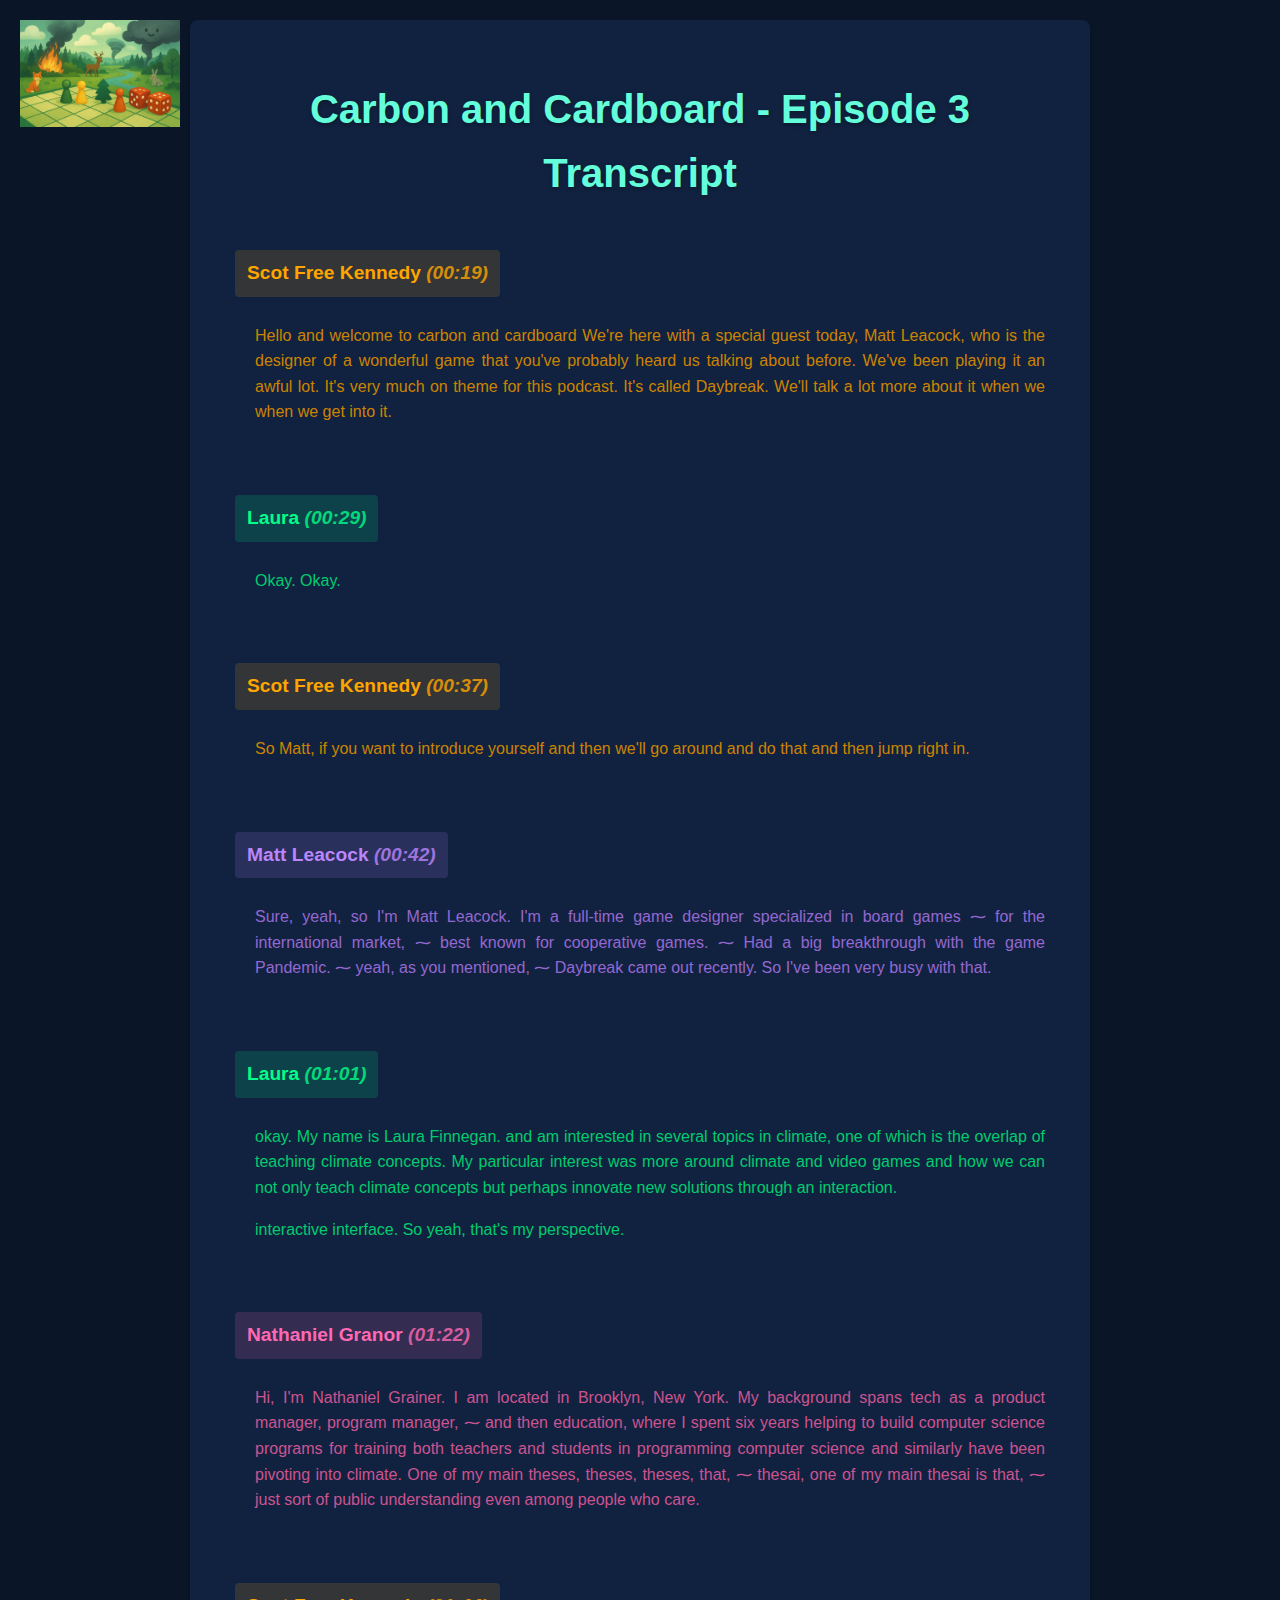
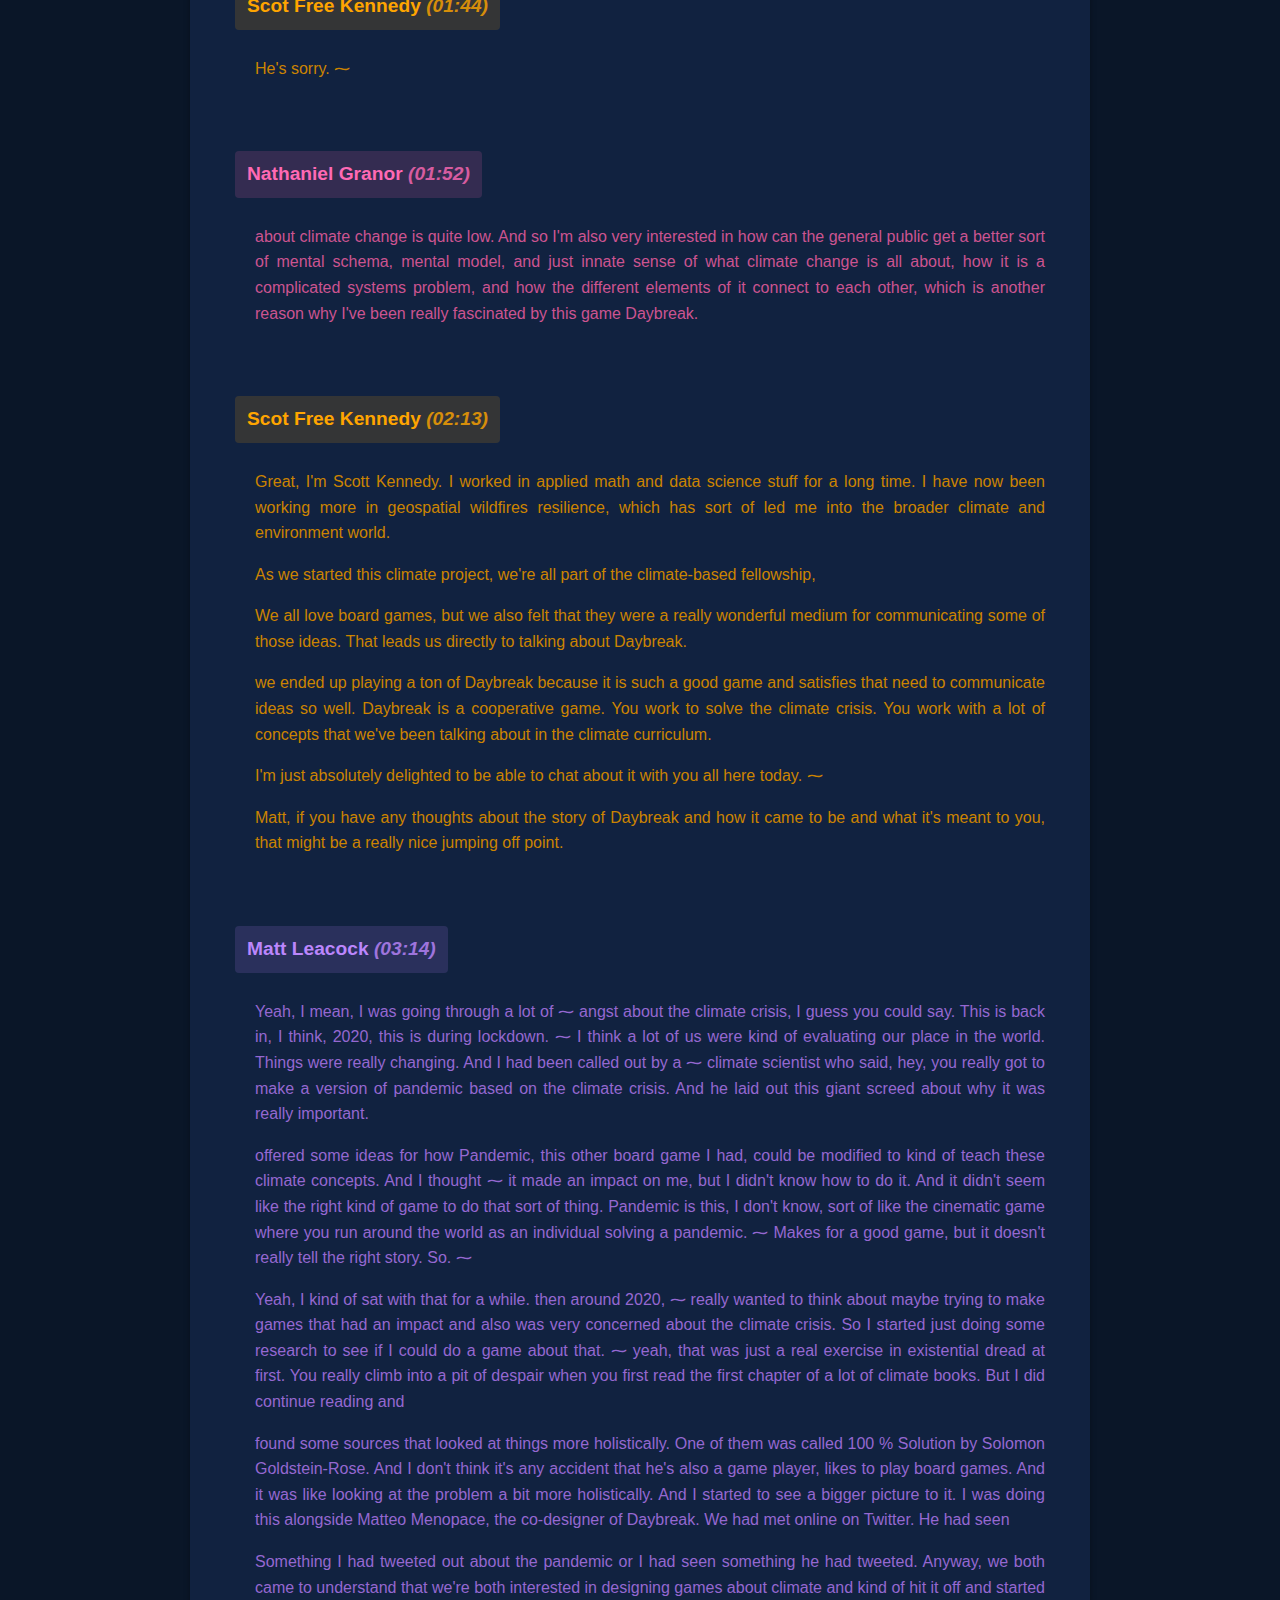
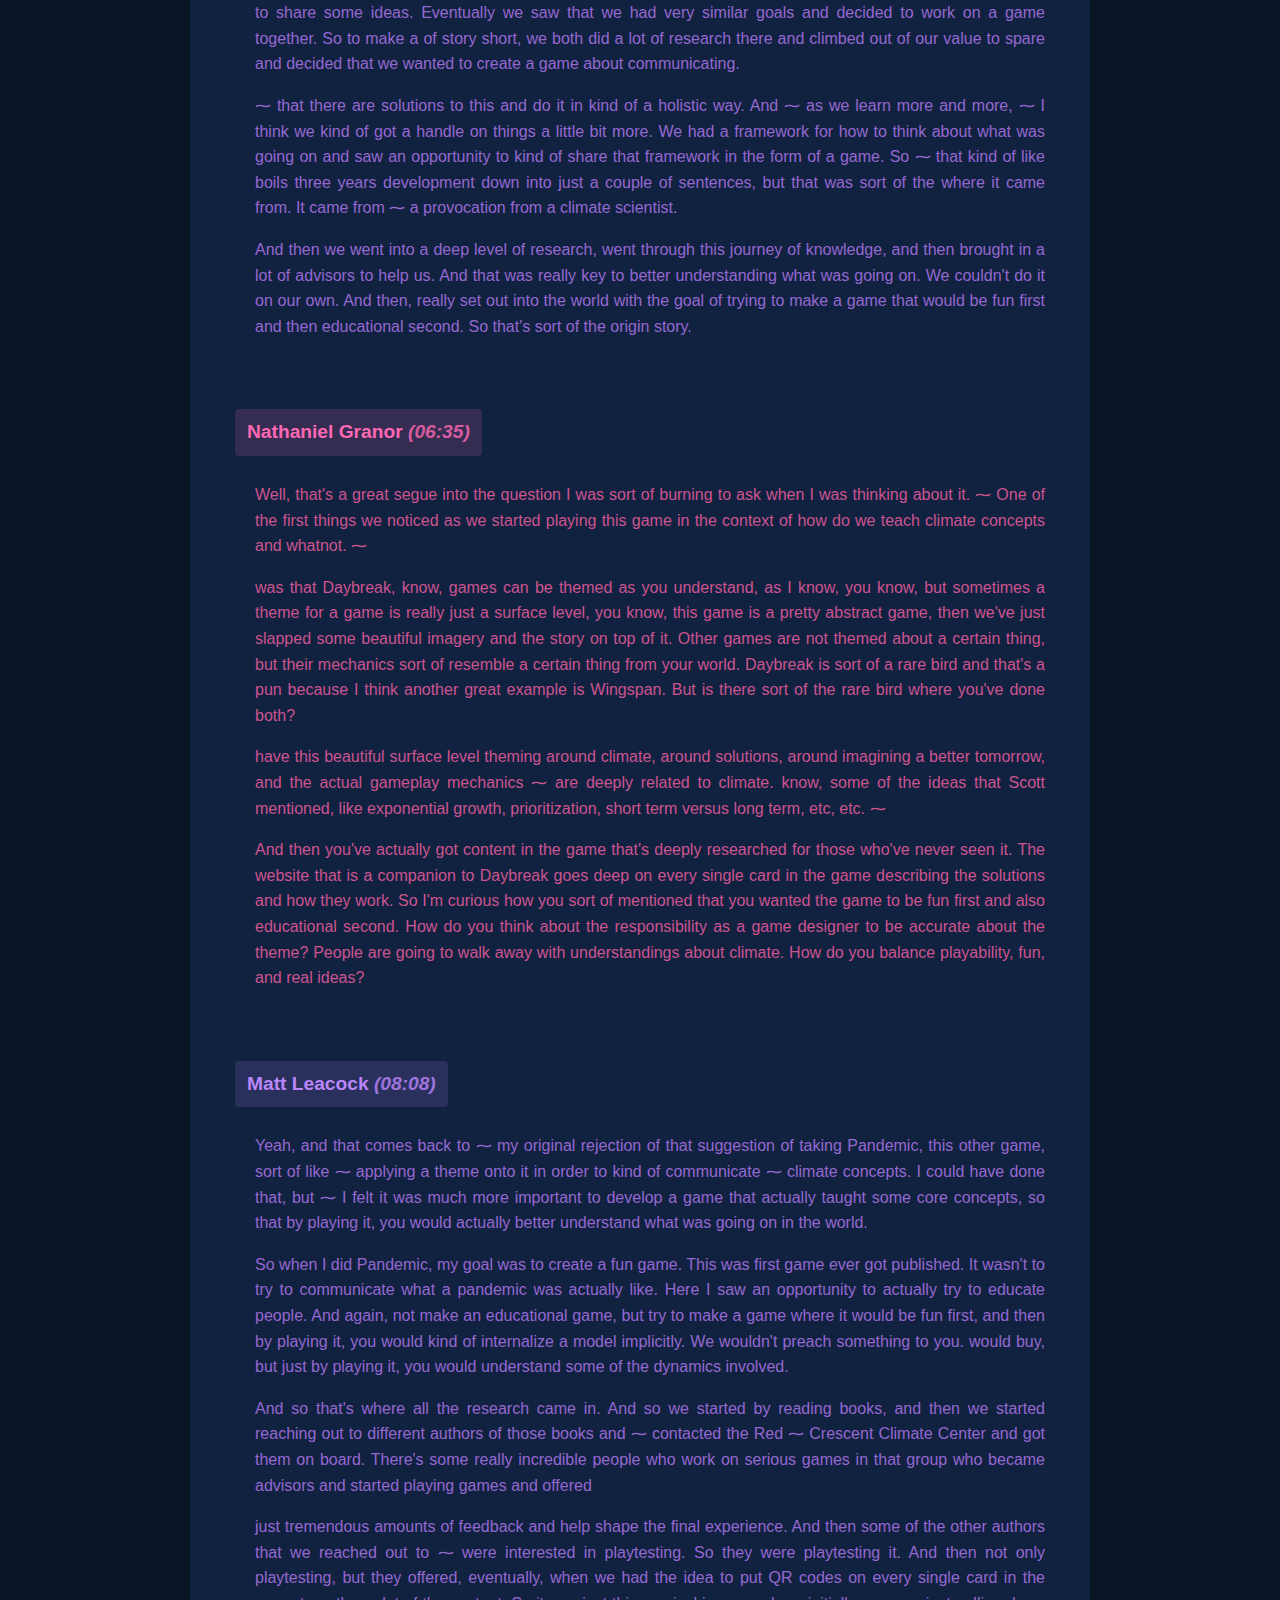
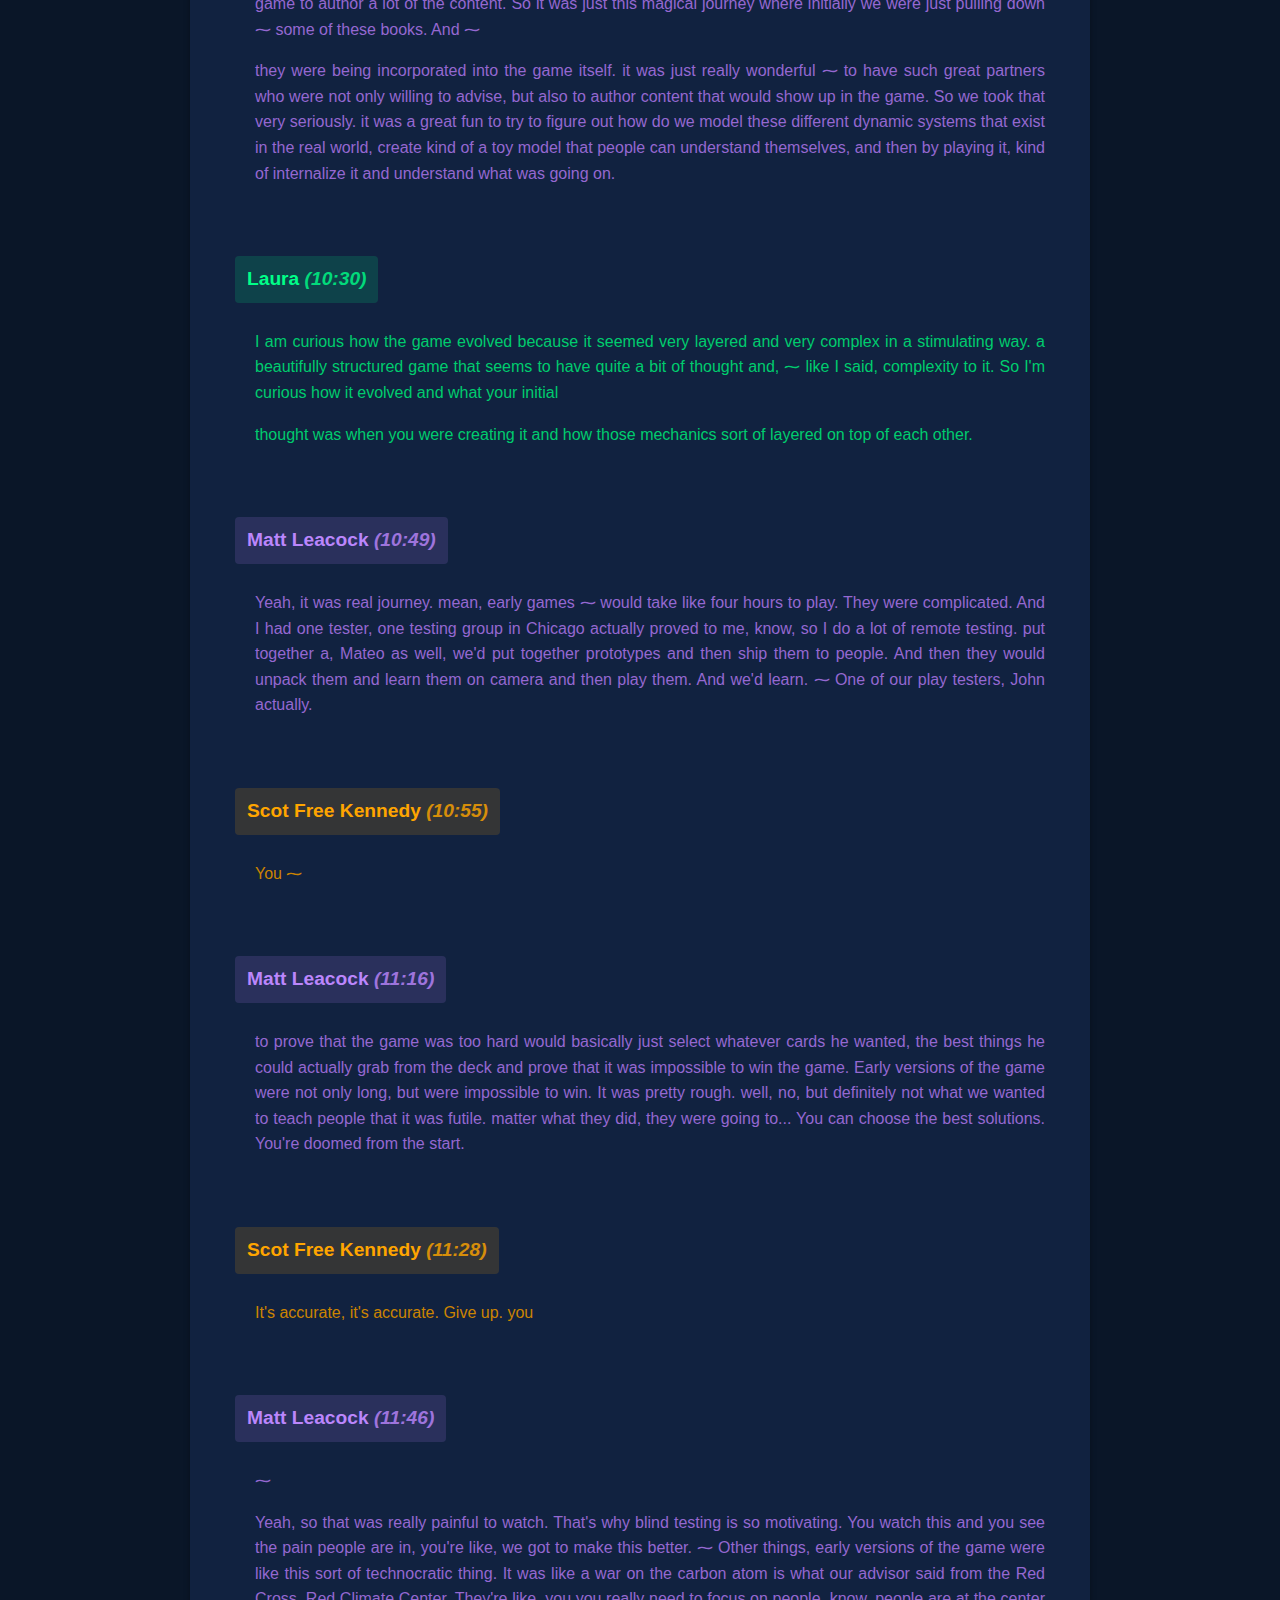
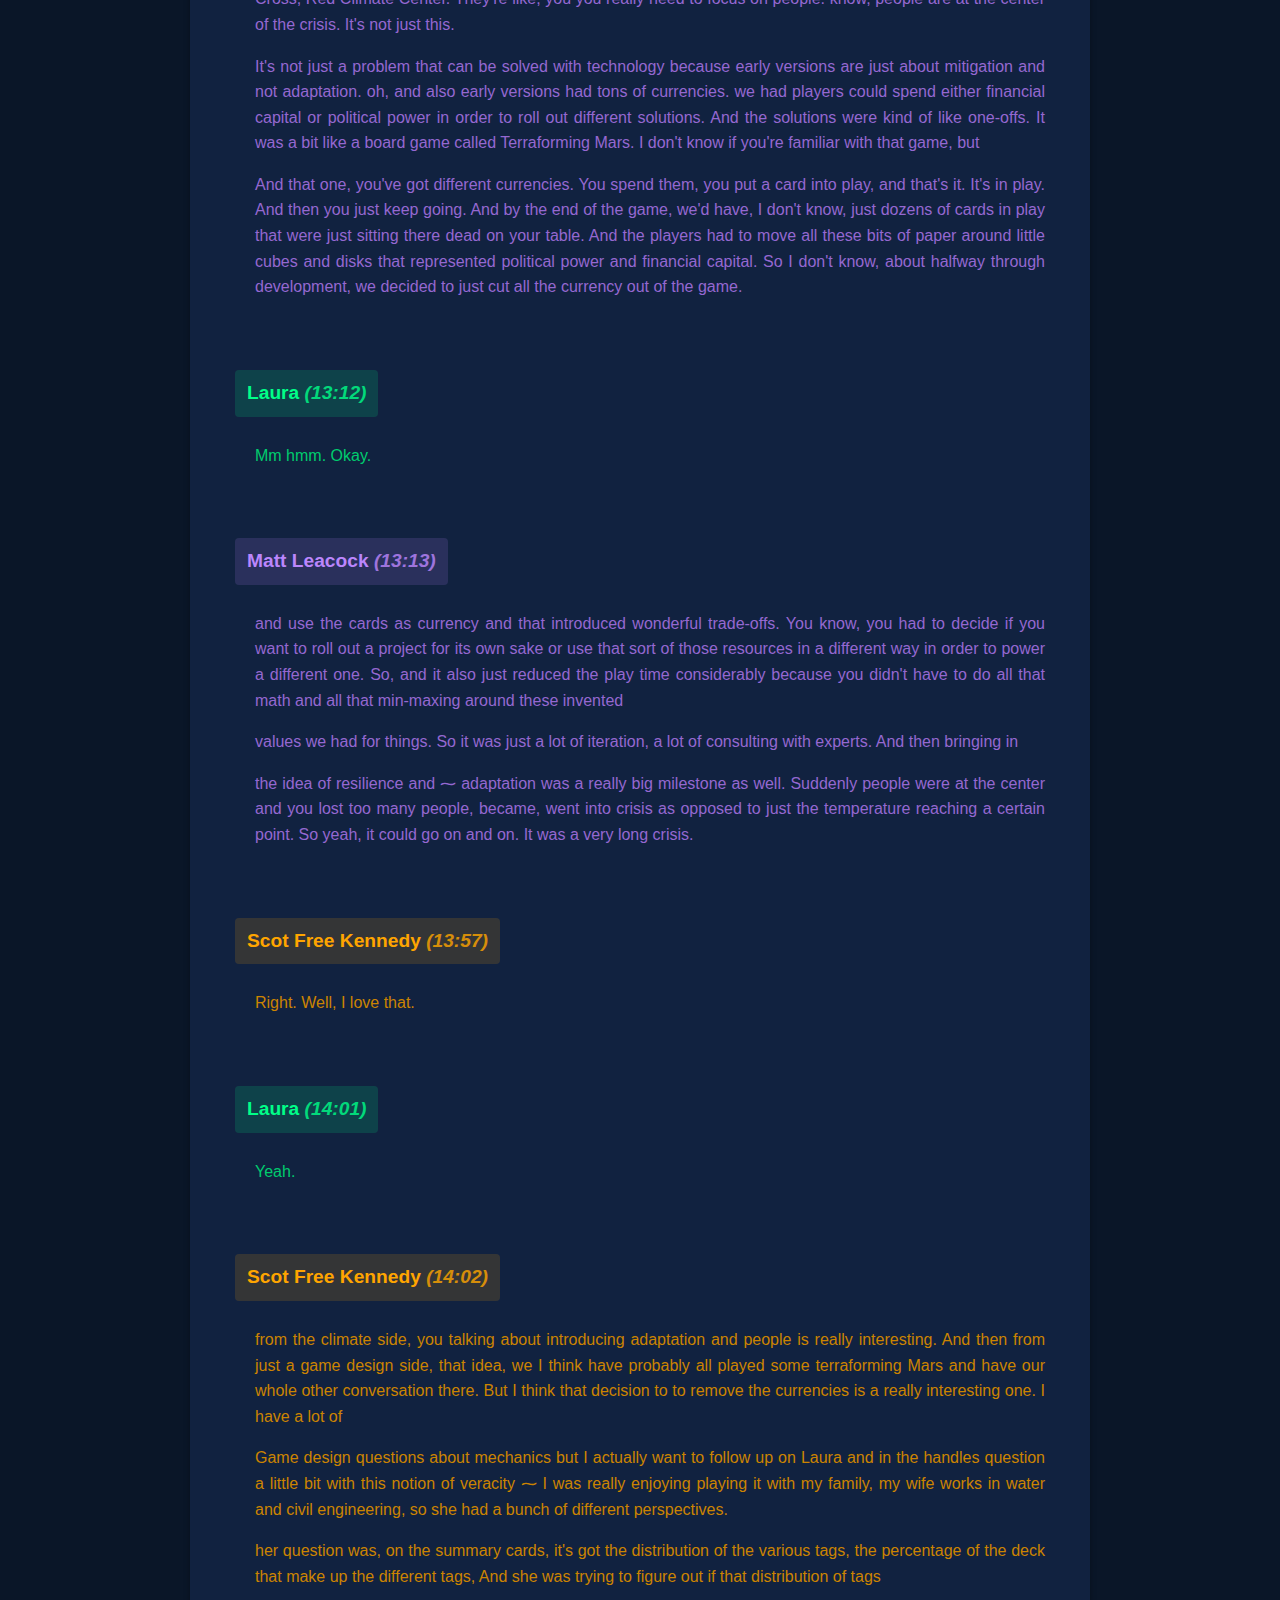
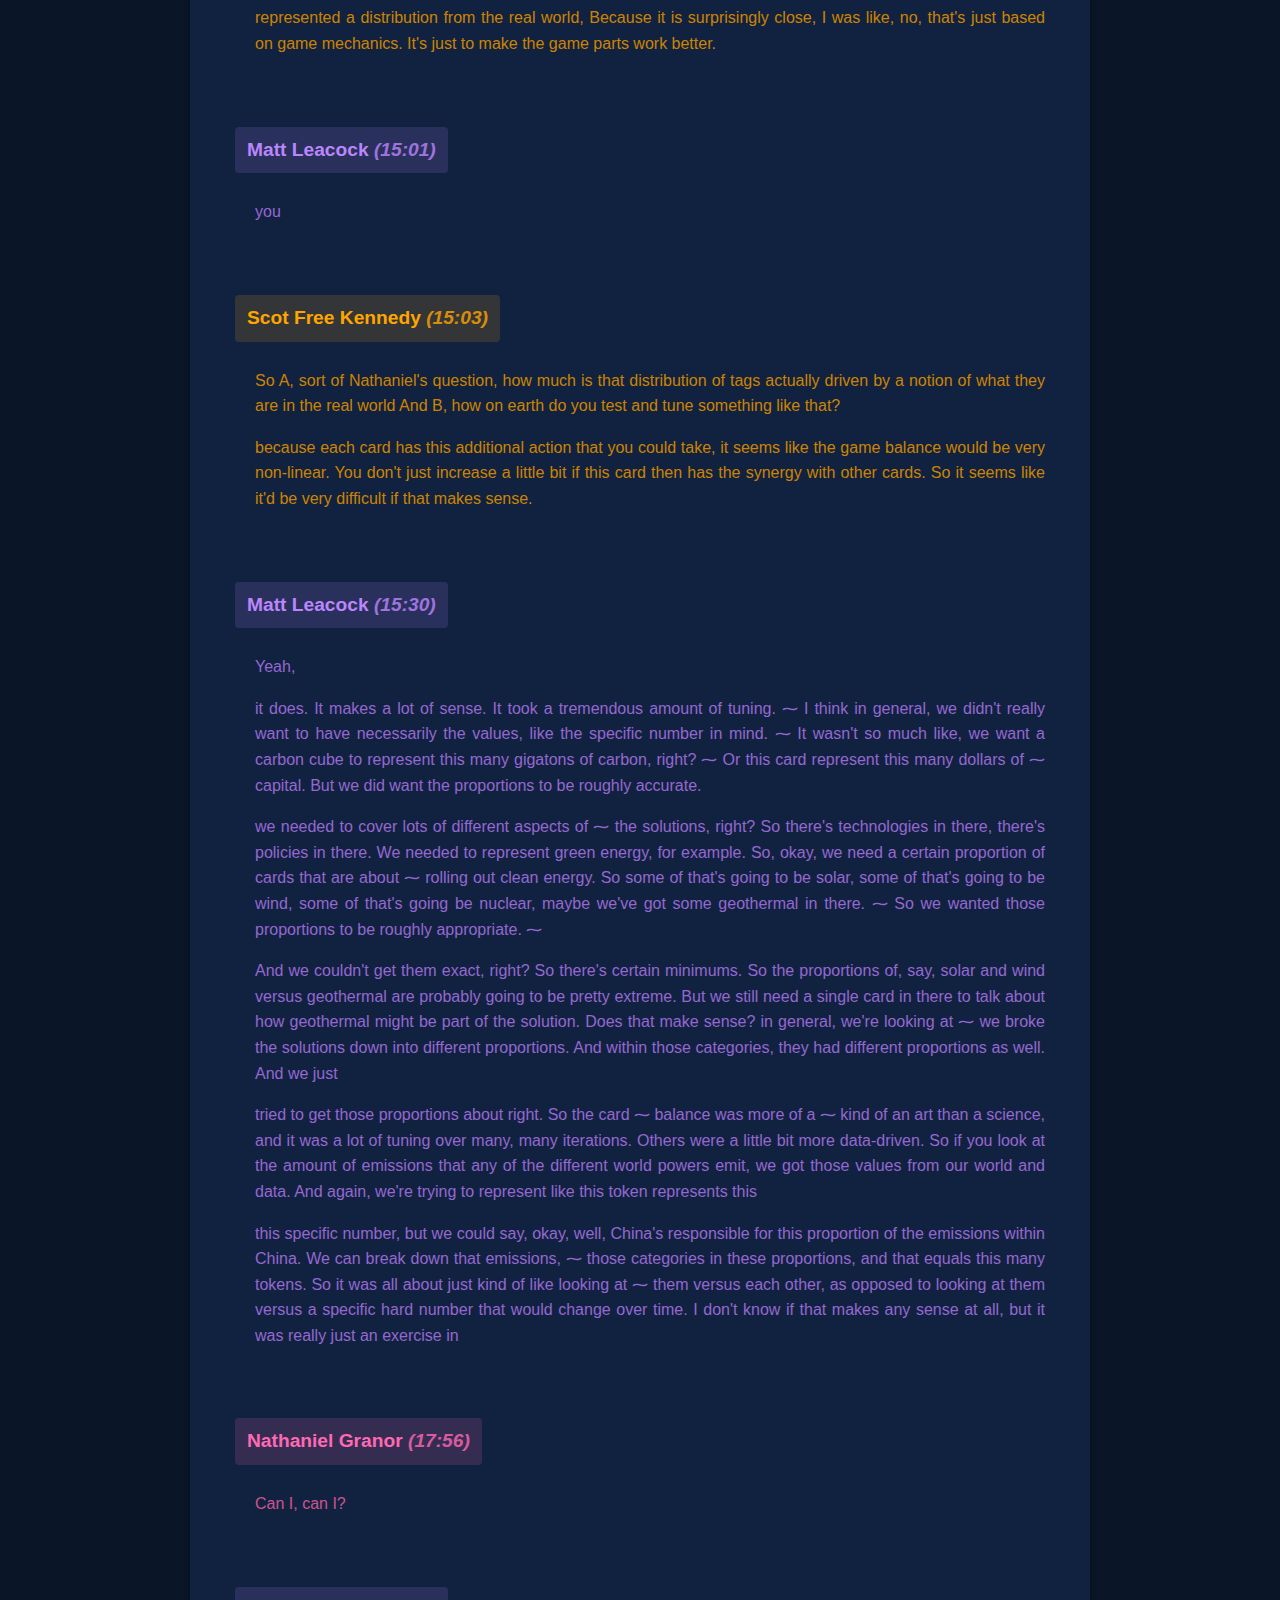
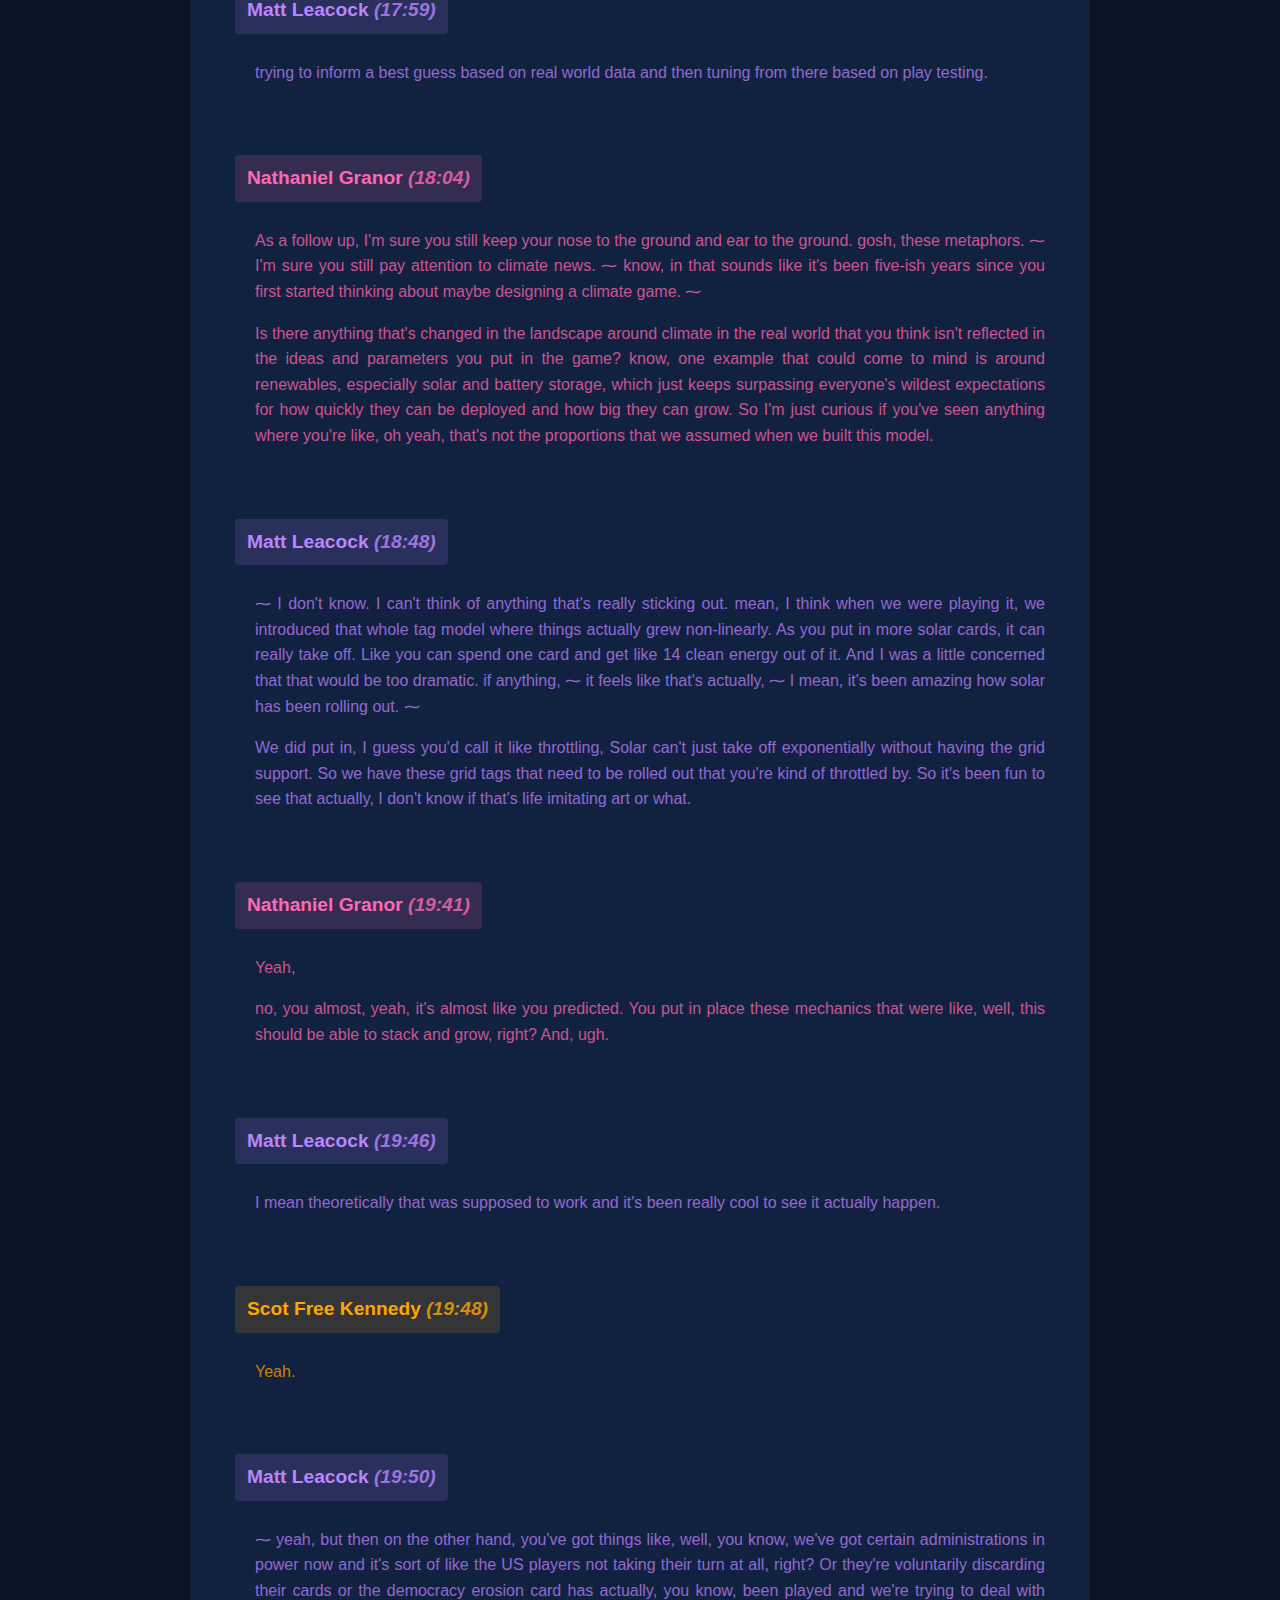
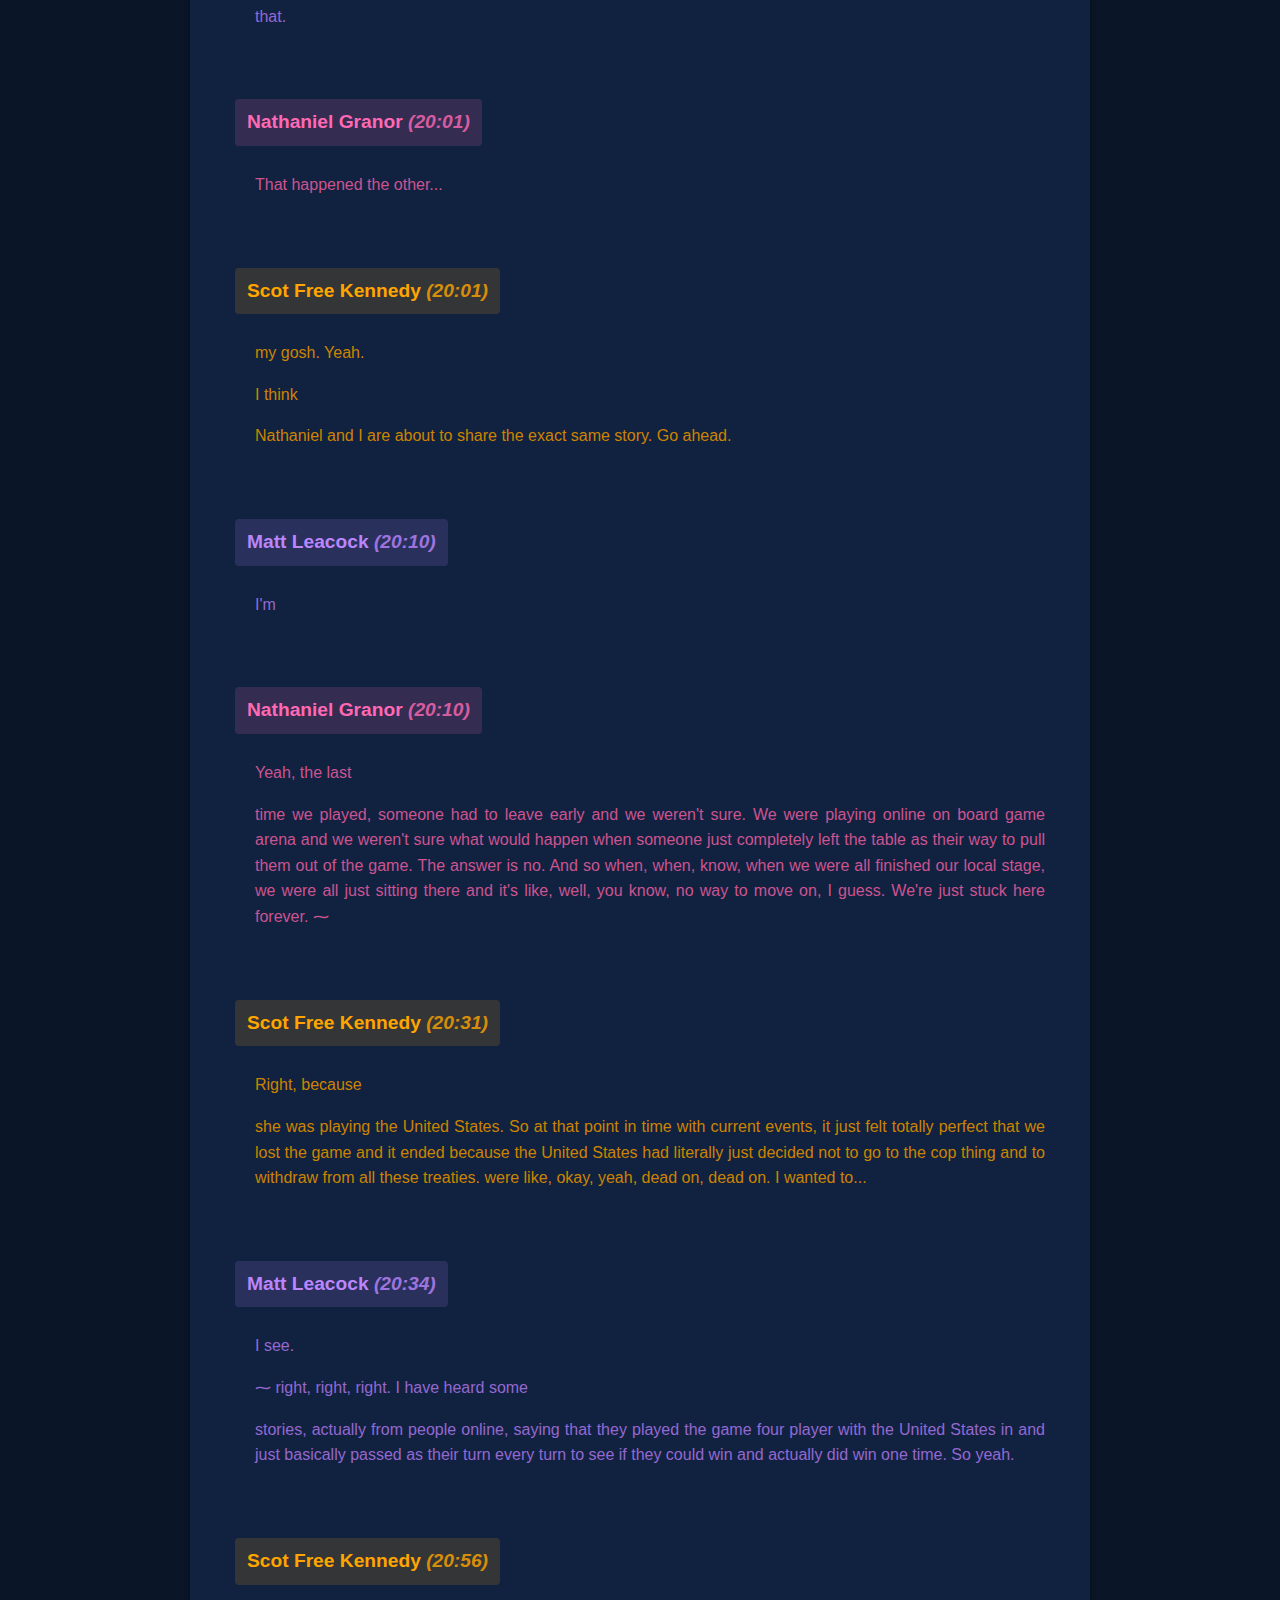
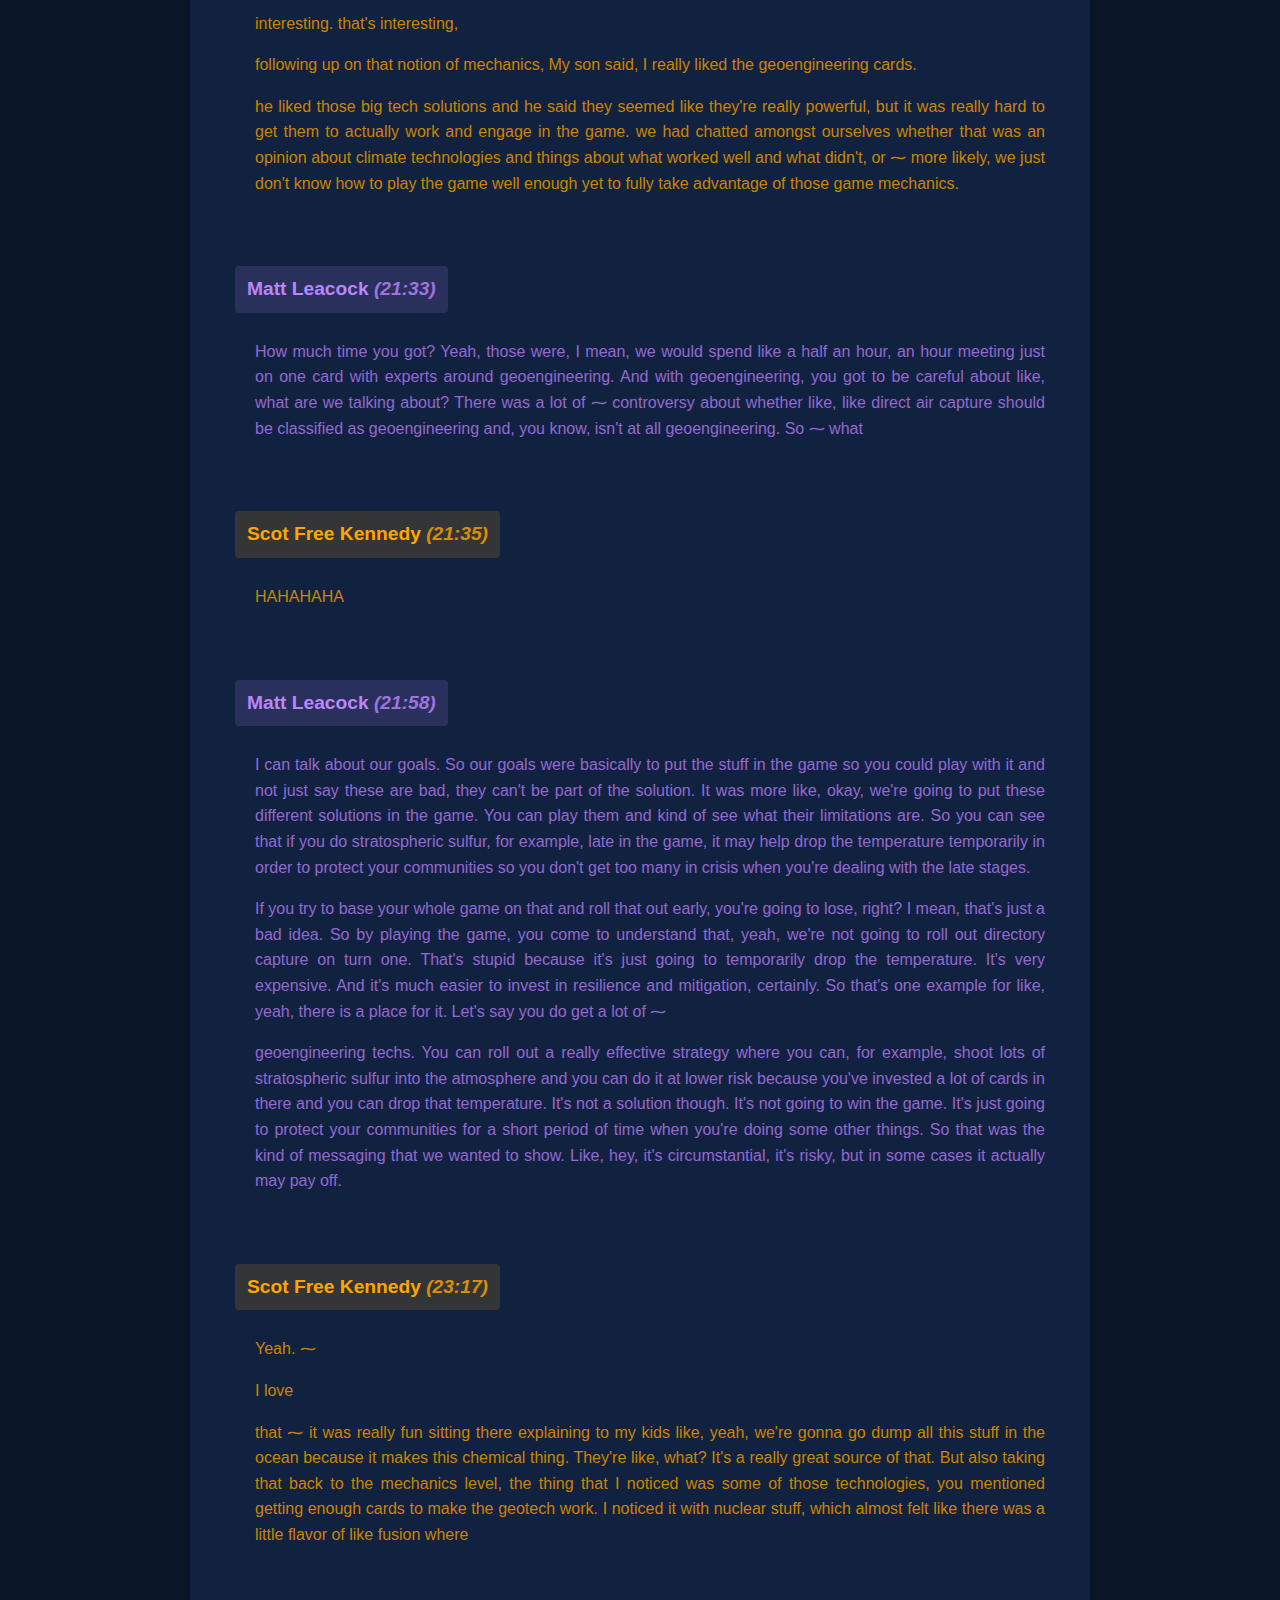
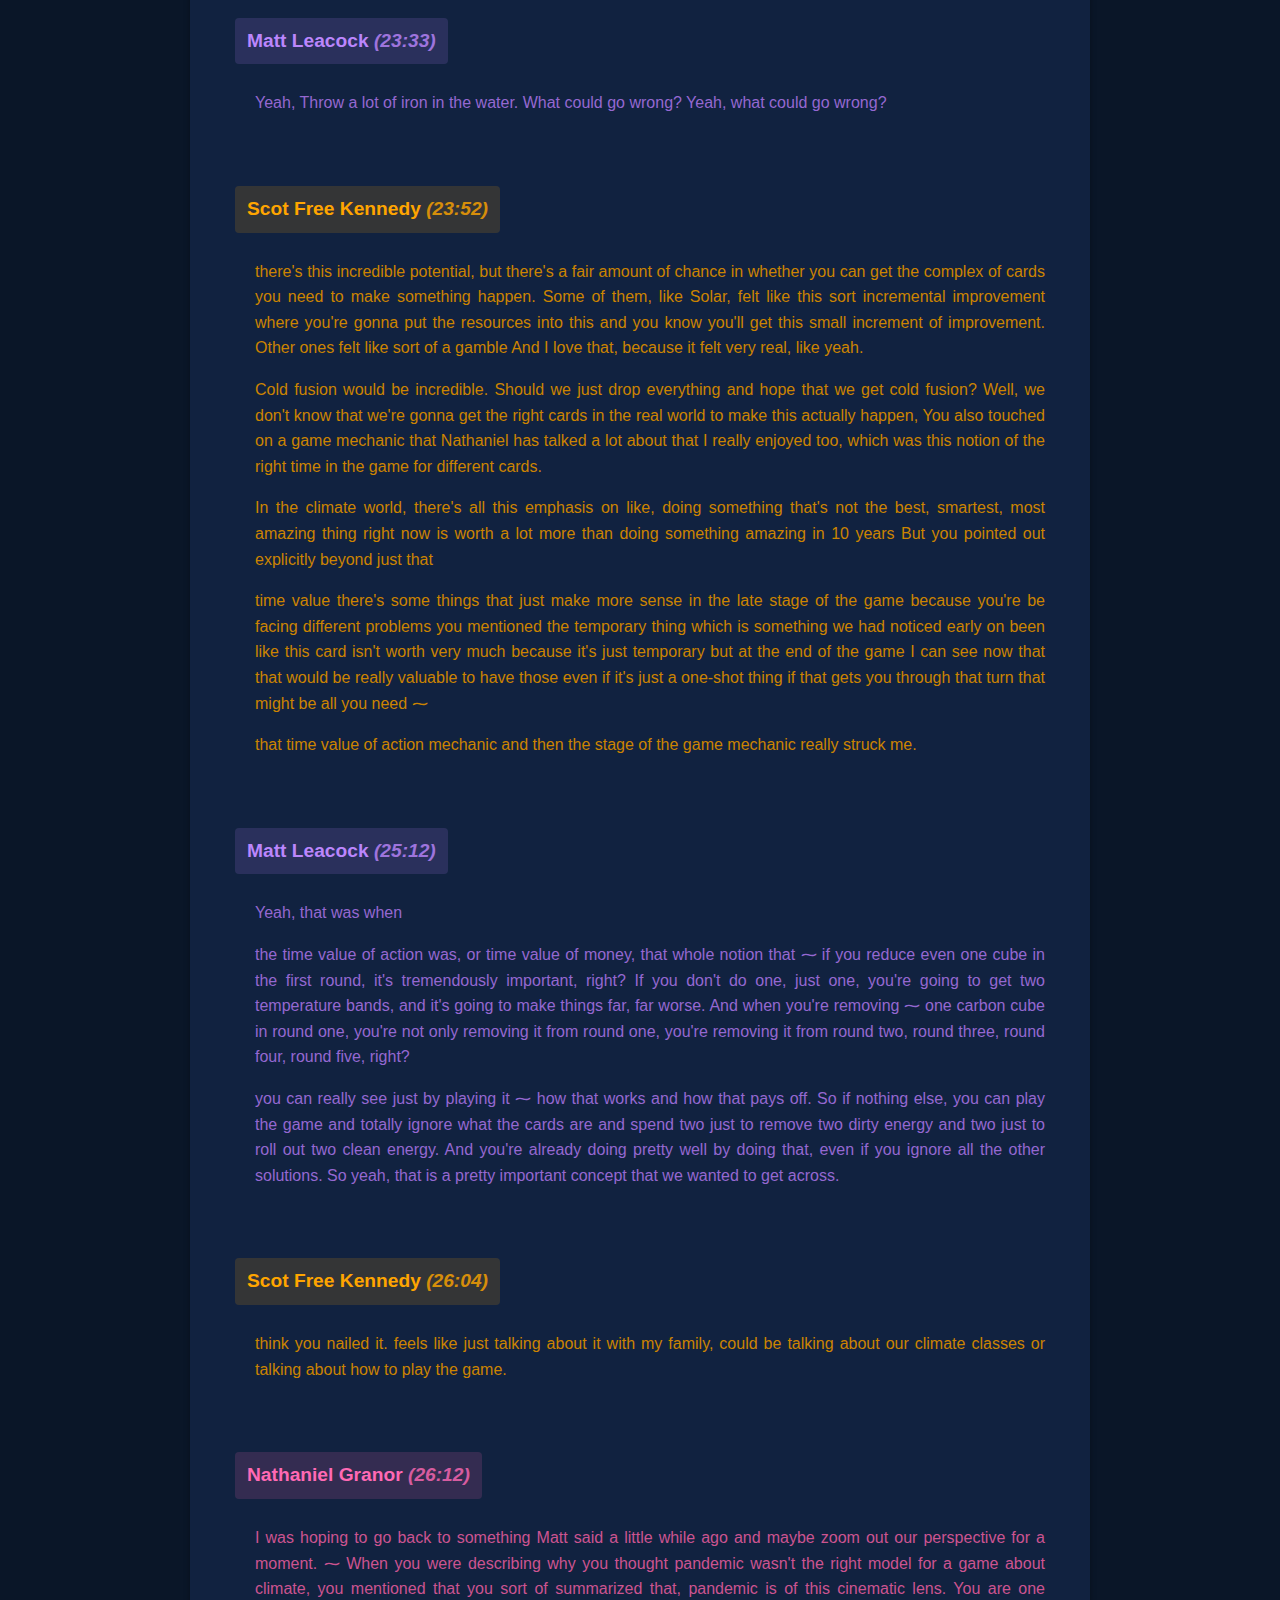
<file: episodes/transcript_ep3.html>
<!DOCTYPE html>
<html lang="en">
<head>
    <meta charset="UTF-8">
    <meta name="viewport" content="width=device-width, initial-scale=1.0">
    <title>Carbon and Cardboard - Episode 3 Transcript</title>
    <link rel="stylesheet" href="transcript_styles.css">
    <style>
        .brand-badge {
            position: absolute;
            top: 20px;
            left: 20px;
            width: 160px;
            height: auto;
        }
    </style>
</head>
<body>
    <img src="../brand_badge.png" alt="Carbon and Cardboard" class="brand-badge">
    <div class="transcript-container">
        <h1>Carbon and Cardboard - Episode 3 Transcript</h1>
        <div class="speaker-section speaker-1">
            <div class="speaker-header">
                Scot Free Kennedy <span class="timestamp">(00:19)</span>
            </div>
            <div class="speaker-text">
                <p>Hello and welcome to carbon and cardboard We're here with a special guest today, Matt Leacock, who is the designer of a wonderful game that you've probably heard us talking about before. We've been playing it an awful lot. It's very much on theme for this podcast. It's called Daybreak. We'll talk a lot more about it when we when we get into it.</p>
            </div>
        </div>
        <div class="speaker-section speaker-2">
            <div class="speaker-header">
                Laura <span class="timestamp">(00:29)</span>
            </div>
            <div class="speaker-text">
                <p>Okay. Okay.</p>
            </div>
        </div>
        <div class="speaker-section speaker-1">
            <div class="speaker-header">
                Scot Free Kennedy <span class="timestamp">(00:37)</span>
            </div>
            <div class="speaker-text">
                <p>So Matt, if you want to introduce yourself and then we'll go around and do that and then jump right in.</p>
            </div>
        </div>
        <div class="speaker-section speaker-3">
            <div class="speaker-header">
                Matt Leacock <span class="timestamp">(00:42)</span>
            </div>
            <div class="speaker-text">
                <p>Sure, yeah, so I'm Matt Leacock. I'm a full-time game designer specialized in board games ⁓ for the international market, ⁓ best known for cooperative games. ⁓ Had a big breakthrough with the game Pandemic. ⁓ yeah, as you mentioned, ⁓ Daybreak came out recently. So I've been very busy with that.</p>
            </div>
        </div>
        <div class="speaker-section speaker-2">
            <div class="speaker-header">
                Laura <span class="timestamp">(01:01)</span>
            </div>
            <div class="speaker-text">
                <p>okay. My name is Laura Finnegan. and am interested in several topics in climate, one of which is the overlap of teaching climate concepts. My particular interest was more around climate and video games and how we can not only teach climate concepts but perhaps innovate new solutions through an interaction.</p>
                <p>interactive interface. So yeah, that's my perspective.</p>
            </div>
        </div>
        <div class="speaker-section speaker-4">
            <div class="speaker-header">
                Nathaniel Granor <span class="timestamp">(01:22)</span>
            </div>
            <div class="speaker-text">
                <p>Hi, I'm Nathaniel Grainer. I am located in Brooklyn, New York. My background spans tech as a product manager, program manager, ⁓ and then education, where I spent six years helping to build computer science programs for training both teachers and students in programming computer science and similarly have been pivoting into climate. One of my main theses, theses, theses, that, ⁓ thesai, one of my main thesai is that, ⁓ just sort of public understanding even among people who care.</p>
            </div>
        </div>
        <div class="speaker-section speaker-1">
            <div class="speaker-header">
                Scot Free Kennedy <span class="timestamp">(01:44)</span>
            </div>
            <div class="speaker-text">
                <p>He's sorry. ⁓</p>
            </div>
        </div>
        <div class="speaker-section speaker-4">
            <div class="speaker-header">
                Nathaniel Granor <span class="timestamp">(01:52)</span>
            </div>
            <div class="speaker-text">
                <p>about climate change is quite low. And so I'm also very interested in how can the general public get a better sort of mental schema, mental model, and just innate sense of what climate change is all about, how it is a complicated systems problem, and how the different elements of it connect to each other, which is another reason why I've been really fascinated by this game Daybreak.</p>
            </div>
        </div>
        <div class="speaker-section speaker-1">
            <div class="speaker-header">
                Scot Free Kennedy <span class="timestamp">(02:13)</span>
            </div>
            <div class="speaker-text">
                <p>Great, I'm Scott Kennedy. I worked in applied math and data science stuff for a long time. I have now been working more in geospatial wildfires resilience, which has sort of led me into the broader climate and environment world.</p>
                <p>As we started this climate project, we're all part of the climate-based fellowship,</p>
                <p>We all love board games, but we also felt that they were a really wonderful medium for communicating some of those ideas. That leads us directly to talking about Daybreak.</p>
                <p>we ended up playing a ton of Daybreak because it is such a good game and satisfies that need to communicate ideas so well. Daybreak is a cooperative game. You work to solve the climate crisis. You work with a lot of concepts that we've been talking about in the climate curriculum.</p>
                <p>I'm just absolutely delighted to be able to chat about it with you all here today. ⁓</p>
                <p>Matt, if you have any thoughts about the story of Daybreak and how it came to be and what it's meant to you, that might be a really nice jumping off point.</p>
            </div>
        </div>
        <div class="speaker-section speaker-3">
            <div class="speaker-header">
                Matt Leacock <span class="timestamp">(03:14)</span>
            </div>
            <div class="speaker-text">
                <p>Yeah, I mean, I was going through a lot of ⁓ angst about the climate crisis, I guess you could say. This is back in, I think, 2020, this is during lockdown. ⁓ I think a lot of us were kind of evaluating our place in the world. Things were really changing. And I had been called out by a ⁓ climate scientist who said, hey, you really got to make a version of pandemic based on the climate crisis. And he laid out this giant screed about why it was really important.</p>
                <p>offered some ideas for how Pandemic, this other board game I had, could be modified to kind of teach these climate concepts. And I thought ⁓ it made an impact on me, but I didn't know how to do it. And it didn't seem like the right kind of game to do that sort of thing. Pandemic is this, I don't know, sort of like the cinematic game where you run around the world as an individual solving a pandemic. ⁓ Makes for a good game, but it doesn't really tell the right story. So. ⁓</p>
                <p>Yeah, I kind of sat with that for a while. then around 2020, ⁓ really wanted to think about maybe trying to make games that had an impact and also was very concerned about the climate crisis. So I started just doing some research to see if I could do a game about that. ⁓ yeah, that was just a real exercise in existential dread at first. You really climb into a pit of despair when you first read the first chapter of a lot of climate books. But I did continue reading and</p>
                <p>found some sources that looked at things more holistically. One of them was called 100 % Solution by Solomon Goldstein-Rose. And I don't think it's any accident that he's also a game player, likes to play board games. And it was like looking at the problem a bit more holistically. And I started to see a bigger picture to it. I was doing this alongside Matteo Menopace, the co-designer of Daybreak. We had met online on Twitter. He had seen</p>
                <p>Something I had tweeted out about the pandemic or I had seen something he had tweeted. Anyway, we both came to understand that we're both interested in designing games about climate and kind of hit it off and started to share some ideas. Eventually we saw that we had very similar goals and decided to work on a game together. So to make a of story short, we both did a lot of research there and climbed out of our value to spare and decided that we wanted to create a game about communicating.</p>
                <p>⁓ that there are solutions to this and do it in kind of a holistic way. And ⁓ as we learn more and more, ⁓ I think we kind of got a handle on things a little bit more. We had a framework for how to think about what was going on and saw an opportunity to kind of share that framework in the form of a game. So ⁓ that kind of like boils three years development down into just a couple of sentences, but that was sort of the where it came from. It came from ⁓ a provocation from a climate scientist.</p>
                <p>And then we went into a deep level of research, went through this journey of knowledge, and then brought in a lot of advisors to help us. And that was really key to better understanding what was going on. We couldn't do it on our own. And then, really set out into the world with the goal of trying to make a game that would be fun first and then educational second. So that's sort of the origin story.</p>
            </div>
        </div>
        <div class="speaker-section speaker-4">
            <div class="speaker-header">
                Nathaniel Granor <span class="timestamp">(06:35)</span>
            </div>
            <div class="speaker-text">
                <p>Well, that's a great segue into the question I was sort of burning to ask when I was thinking about it. ⁓ One of the first things we noticed as we started playing this game in the context of how do we teach climate concepts and whatnot. ⁓</p>
                <p>was that Daybreak, know, games can be themed as you understand, as I know, you know, but sometimes a theme for a game is really just a surface level, you know, this game is a pretty abstract game, then we've just slapped some beautiful imagery and the story on top of it. Other games are not themed about a certain thing, but their mechanics sort of resemble a certain thing from your world. Daybreak is sort of a rare bird and that's a pun because I think another great example is Wingspan. But is there sort of the rare bird where you've done both?</p>
                <p>have this beautiful surface level theming around climate, around solutions, around imagining a better tomorrow, and the actual gameplay mechanics ⁓ are deeply related to climate. know, some of the ideas that Scott mentioned, like exponential growth, prioritization, short term versus long term, etc, etc. ⁓</p>
                <p>And then you've actually got content in the game that's deeply researched for those who've never seen it. The website that is a companion to Daybreak goes deep on every single card in the game describing the solutions and how they work. So I'm curious how you sort of mentioned that you wanted the game to be fun first and also educational second. How do you think about the responsibility as a game designer to be accurate about the theme? People are going to walk away with understandings about climate. How do you balance playability, fun, and real ideas?</p>
            </div>
        </div>
        <div class="speaker-section speaker-3">
            <div class="speaker-header">
                Matt Leacock <span class="timestamp">(08:08)</span>
            </div>
            <div class="speaker-text">
                <p>Yeah, and that comes back to ⁓ my original rejection of that suggestion of taking Pandemic, this other game, sort of like ⁓ applying a theme onto it in order to kind of communicate ⁓ climate concepts. I could have done that, but ⁓ I felt it was much more important to develop a game that actually taught some core concepts, so that by playing it, you would actually better understand what was going on in the world.</p>
                <p>So when I did Pandemic, my goal was to create a fun game. This was first game ever got published. It wasn't to try to communicate what a pandemic was actually like. Here I saw an opportunity to actually try to educate people. And again, not make an educational game, but try to make a game where it would be fun first, and then by playing it, you would kind of internalize a model implicitly. We wouldn't preach something to you. would buy, but just by playing it, you would understand some of the dynamics involved.</p>
                <p>And so that's where all the research came in. And so we started by reading books, and then we started reaching out to different authors of those books and ⁓ contacted the Red ⁓ Crescent Climate Center and got them on board. There's some really incredible people who work on serious games in that group who became advisors and started playing games and offered</p>
                <p>just tremendous amounts of feedback and help shape the final experience. And then some of the other authors that we reached out to ⁓ were interested in playtesting. So they were playtesting it. And then not only playtesting, but they offered, eventually, when we had the idea to put QR codes on every single card in the game to author a lot of the content. So it was just this magical journey where initially we were just pulling down ⁓ some of these books. And ⁓</p>
                <p>they were being incorporated into the game itself. it was just really wonderful ⁓ to have such great partners who were not only willing to advise, but also to author content that would show up in the game. So we took that very seriously. it was a great fun to try to figure out how do we model these different dynamic systems that exist in the real world, create kind of a toy model that people can understand themselves, and then by playing it, kind of internalize it and understand what was going on.</p>
            </div>
        </div>
        <div class="speaker-section speaker-2">
            <div class="speaker-header">
                Laura <span class="timestamp">(10:30)</span>
            </div>
            <div class="speaker-text">
                <p>I am curious how the game evolved because it seemed very layered and very complex in a stimulating way. a beautifully structured game that seems to have quite a bit of thought and, ⁓ like I said, complexity to it. So I'm curious how it evolved and what your initial</p>
                <p>thought was when you were creating it and how those mechanics sort of layered on top of each other.</p>
            </div>
        </div>
        <div class="speaker-section speaker-3">
            <div class="speaker-header">
                Matt Leacock <span class="timestamp">(10:49)</span>
            </div>
            <div class="speaker-text">
                <p>Yeah, it was real journey. mean, early games ⁓ would take like four hours to play. They were complicated. And I had one tester, one testing group in Chicago actually proved to me, know, so I do a lot of remote testing. put together a, Mateo as well, we'd put together prototypes and then ship them to people. And then they would unpack them and learn them on camera and then play them. And we'd learn. ⁓ One of our play testers, John actually.</p>
            </div>
        </div>
        <div class="speaker-section speaker-1">
            <div class="speaker-header">
                Scot Free Kennedy <span class="timestamp">(10:55)</span>
            </div>
            <div class="speaker-text">
                <p>You ⁓</p>
            </div>
        </div>
        <div class="speaker-section speaker-3">
            <div class="speaker-header">
                Matt Leacock <span class="timestamp">(11:16)</span>
            </div>
            <div class="speaker-text">
                <p>to prove that the game was too hard would basically just select whatever cards he wanted, the best things he could actually grab from the deck and prove that it was impossible to win the game. Early versions of the game were not only long, but were impossible to win. It was pretty rough. well, no, but definitely not what we wanted to teach people that it was futile. matter what they did, they were going to... You can choose the best solutions. You're doomed from the start.</p>
            </div>
        </div>
        <div class="speaker-section speaker-1">
            <div class="speaker-header">
                Scot Free Kennedy <span class="timestamp">(11:28)</span>
            </div>
            <div class="speaker-text">
                <p>It's accurate, it's accurate. Give up. you</p>
            </div>
        </div>
        <div class="speaker-section speaker-3">
            <div class="speaker-header">
                Matt Leacock <span class="timestamp">(11:46)</span>
            </div>
            <div class="speaker-text">
                <p>⁓</p>
                <p>Yeah, so that was really painful to watch. That's why blind testing is so motivating. You watch this and you see the pain people are in, you're like, we got to make this better. ⁓ Other things, early versions of the game were like this sort of technocratic thing. It was like a war on the carbon atom is what our advisor said from the Red Cross, Red Climate Center. They're like, you you really need to focus on people. know, people are at the center of the crisis. It's not just this.</p>
                <p>It's not just a problem that can be solved with technology because early versions are just about mitigation and not adaptation. oh, and also early versions had tons of currencies. we had players could spend either financial capital or political power in order to roll out different solutions. And the solutions were kind of like one-offs. It was a bit like a board game called Terraforming Mars. I don't know if you're familiar with that game, but</p>
                <p>And that one, you've got different currencies. You spend them, you put a card into play, and that's it. It's in play. And then you just keep going. And by the end of the game, we'd have, I don't know, just dozens of cards in play that were just sitting there dead on your table. And the players had to move all these bits of paper around little cubes and disks that represented political power and financial capital. So I don't know, about halfway through development, we decided to just cut all the currency out of the game.</p>
            </div>
        </div>
        <div class="speaker-section speaker-2">
            <div class="speaker-header">
                Laura <span class="timestamp">(13:12)</span>
            </div>
            <div class="speaker-text">
                <p>Mm hmm. Okay.</p>
            </div>
        </div>
        <div class="speaker-section speaker-3">
            <div class="speaker-header">
                Matt Leacock <span class="timestamp">(13:13)</span>
            </div>
            <div class="speaker-text">
                <p>and use the cards as currency and that introduced wonderful trade-offs. You know, you had to decide if you want to roll out a project for its own sake or use that sort of those resources in a different way in order to power a different one. So, and it also just reduced the play time considerably because you didn't have to do all that math and all that min-maxing around these invented</p>
                <p>values we had for things. So it was just a lot of iteration, a lot of consulting with experts. And then bringing in</p>
                <p>the idea of resilience and ⁓ adaptation was a really big milestone as well. Suddenly people were at the center and you lost too many people, became, went into crisis as opposed to just the temperature reaching a certain point. So yeah, it could go on and on. It was a very long crisis.</p>
            </div>
        </div>
        <div class="speaker-section speaker-1">
            <div class="speaker-header">
                Scot Free Kennedy <span class="timestamp">(13:57)</span>
            </div>
            <div class="speaker-text">
                <p>Right. Well, I love that.</p>
            </div>
        </div>
        <div class="speaker-section speaker-2">
            <div class="speaker-header">
                Laura <span class="timestamp">(14:01)</span>
            </div>
            <div class="speaker-text">
                <p>Yeah.</p>
            </div>
        </div>
        <div class="speaker-section speaker-1">
            <div class="speaker-header">
                Scot Free Kennedy <span class="timestamp">(14:02)</span>
            </div>
            <div class="speaker-text">
                <p>from the climate side, you talking about introducing adaptation and people is really interesting. And then from just a game design side, that idea, we I think have probably all played some terraforming Mars and have our whole other conversation there. But I think that decision to to remove the currencies is a really interesting one. I have a lot of</p>
                <p>Game design questions about mechanics but I actually want to follow up on Laura and in the handles question a little bit with this notion of veracity ⁓ I was really enjoying playing it with my family, my wife works in water and civil engineering, so she had a bunch of different perspectives.</p>
                <p>her question was, on the summary cards, it's got the distribution of the various tags, the percentage of the deck that make up the different tags, And she was trying to figure out if that distribution of tags</p>
                <p>represented a distribution from the real world, Because it is surprisingly close, I was like, no, that's just based on game mechanics. It's just to make the game parts work better.</p>
            </div>
        </div>
        <div class="speaker-section speaker-3">
            <div class="speaker-header">
                Matt Leacock <span class="timestamp">(15:01)</span>
            </div>
            <div class="speaker-text">
                <p>you</p>
            </div>
        </div>
        <div class="speaker-section speaker-1">
            <div class="speaker-header">
                Scot Free Kennedy <span class="timestamp">(15:03)</span>
            </div>
            <div class="speaker-text">
                <p>So A, sort of Nathaniel's question, how much is that distribution of tags actually driven by a notion of what they are in the real world And B, how on earth do you test and tune something like that?</p>
                <p>because each card has this additional action that you could take, it seems like the game balance would be very non-linear. You don't just increase a little bit if this card then has the synergy with other cards. So it seems like it'd be very difficult if that makes sense.</p>
            </div>
        </div>
        <div class="speaker-section speaker-3">
            <div class="speaker-header">
                Matt Leacock <span class="timestamp">(15:30)</span>
            </div>
            <div class="speaker-text">
                <p>Yeah,</p>
                <p>it does. It makes a lot of sense. It took a tremendous amount of tuning. ⁓ I think in general, we didn't really want to have necessarily the values, like the specific number in mind. ⁓ It wasn't so much like, we want a carbon cube to represent this many gigatons of carbon, right? ⁓ Or this card represent this many dollars of ⁓ capital. But we did want the proportions to be roughly accurate.</p>
                <p>we needed to cover lots of different aspects of ⁓ the solutions, right? So there's technologies in there, there's policies in there. We needed to represent green energy, for example. So, okay, we need a certain proportion of cards that are about ⁓ rolling out clean energy. So some of that's going to be solar, some of that's going to be wind, some of that's going be nuclear, maybe we've got some geothermal in there. ⁓ So we wanted those proportions to be roughly appropriate. ⁓</p>
                <p>And we couldn't get them exact, right? So there's certain minimums. So the proportions of, say, solar and wind versus geothermal are probably going to be pretty extreme. But we still need a single card in there to talk about how geothermal might be part of the solution. Does that make sense? in general, we're looking at ⁓ we broke the solutions down into different proportions. And within those categories, they had different proportions as well. And we just</p>
                <p>tried to get those proportions about right. So the card ⁓ balance was more of a ⁓ kind of an art than a science, and it was a lot of tuning over many, many iterations. Others were a little bit more data-driven. So if you look at the amount of emissions that any of the different world powers emit, we got those values from our world and data. And again, we're trying to represent like this token represents this</p>
                <p>this specific number, but we could say, okay, well, China's responsible for this proportion of the emissions within China. We can break down that emissions, ⁓ those categories in these proportions, and that equals this many tokens. So it was all about just kind of like looking at ⁓ them versus each other, as opposed to looking at them versus a specific hard number that would change over time. I don't know if that makes any sense at all, but it was really just an exercise in</p>
            </div>
        </div>
        <div class="speaker-section speaker-4">
            <div class="speaker-header">
                Nathaniel Granor <span class="timestamp">(17:56)</span>
            </div>
            <div class="speaker-text">
                <p>Can I, can I?</p>
            </div>
        </div>
        <div class="speaker-section speaker-3">
            <div class="speaker-header">
                Matt Leacock <span class="timestamp">(17:59)</span>
            </div>
            <div class="speaker-text">
                <p>trying to inform a best guess based on real world data and then tuning from there based on play testing.</p>
            </div>
        </div>
        <div class="speaker-section speaker-4">
            <div class="speaker-header">
                Nathaniel Granor <span class="timestamp">(18:04)</span>
            </div>
            <div class="speaker-text">
                <p>As a follow up, I'm sure you still keep your nose to the ground and ear to the ground. gosh, these metaphors. ⁓ I'm sure you still pay attention to climate news. ⁓ know, in that sounds like it's been five-ish years since you first started thinking about maybe designing a climate game. ⁓</p>
                <p>Is there anything that's changed in the landscape around climate in the real world that you think isn't reflected in the ideas and parameters you put in the game? know, one example that could come to mind is around renewables, especially solar and battery storage, which just keeps surpassing everyone's wildest expectations for how quickly they can be deployed and how big they can grow. So I'm just curious if you've seen anything where you're like, oh yeah, that's not the proportions that we assumed when we built this model.</p>
            </div>
        </div>
        <div class="speaker-section speaker-3">
            <div class="speaker-header">
                Matt Leacock <span class="timestamp">(18:48)</span>
            </div>
            <div class="speaker-text">
                <p>⁓ I don't know. I can't think of anything that's really sticking out. mean, I think when we were playing it, we introduced that whole tag model where things actually grew non-linearly. As you put in more solar cards, it can really take off. Like you can spend one card and get like 14 clean energy out of it. And I was a little concerned that that would be too dramatic. if anything, ⁓ it feels like that's actually, ⁓ I mean, it's been amazing how solar has been rolling out. ⁓</p>
                <p>We did put in, I guess you'd call it like throttling, Solar can't just take off exponentially without having the grid support. So we have these grid tags that need to be rolled out that you're kind of throttled by. So it's been fun to see that actually, I don't know if that's life imitating art or what.</p>
            </div>
        </div>
        <div class="speaker-section speaker-4">
            <div class="speaker-header">
                Nathaniel Granor <span class="timestamp">(19:41)</span>
            </div>
            <div class="speaker-text">
                <p>Yeah,</p>
                <p>no, you almost, yeah, it's almost like you predicted. You put in place these mechanics that were like, well, this should be able to stack and grow, right? And, ugh.</p>
            </div>
        </div>
        <div class="speaker-section speaker-3">
            <div class="speaker-header">
                Matt Leacock <span class="timestamp">(19:46)</span>
            </div>
            <div class="speaker-text">
                <p>I mean theoretically that was supposed to work and it's been really cool to see it actually happen.</p>
            </div>
        </div>
        <div class="speaker-section speaker-1">
            <div class="speaker-header">
                Scot Free Kennedy <span class="timestamp">(19:48)</span>
            </div>
            <div class="speaker-text">
                <p>Yeah.</p>
            </div>
        </div>
        <div class="speaker-section speaker-3">
            <div class="speaker-header">
                Matt Leacock <span class="timestamp">(19:50)</span>
            </div>
            <div class="speaker-text">
                <p>⁓ yeah, but then on the other hand, you've got things like, well, you know, we've got certain administrations in power now and it's sort of like the US players not taking their turn at all, right? Or they're voluntarily discarding their cards or the democracy erosion card has actually, you know, been played and we're trying to deal with that.</p>
            </div>
        </div>
        <div class="speaker-section speaker-4">
            <div class="speaker-header">
                Nathaniel Granor <span class="timestamp">(20:01)</span>
            </div>
            <div class="speaker-text">
                <p>That happened the other...</p>
            </div>
        </div>
        <div class="speaker-section speaker-1">
            <div class="speaker-header">
                Scot Free Kennedy <span class="timestamp">(20:01)</span>
            </div>
            <div class="speaker-text">
                <p>my gosh. Yeah.</p>
                <p>I think</p>
                <p>Nathaniel and I are about to share the exact same story. Go ahead.</p>
            </div>
        </div>
        <div class="speaker-section speaker-3">
            <div class="speaker-header">
                Matt Leacock <span class="timestamp">(20:10)</span>
            </div>
            <div class="speaker-text">
                <p>I'm</p>
            </div>
        </div>
        <div class="speaker-section speaker-4">
            <div class="speaker-header">
                Nathaniel Granor <span class="timestamp">(20:10)</span>
            </div>
            <div class="speaker-text">
                <p>Yeah, the last</p>
                <p>time we played, someone had to leave early and we weren't sure. We were playing online on board game arena and we weren't sure what would happen when someone just completely left the table as their way to pull them out of the game. The answer is no. And so when, when, know, when we were all finished our local stage, we were all just sitting there and it's like, well, you know, no way to move on, I guess. We're just stuck here forever. ⁓</p>
            </div>
        </div>
        <div class="speaker-section speaker-1">
            <div class="speaker-header">
                Scot Free Kennedy <span class="timestamp">(20:31)</span>
            </div>
            <div class="speaker-text">
                <p>Right, because</p>
                <p>she was playing the United States. So at that point in time with current events, it just felt totally perfect that we lost the game and it ended because the United States had literally just decided not to go to the cop thing and to withdraw from all these treaties. were like, okay, yeah, dead on, dead on. I wanted to...</p>
            </div>
        </div>
        <div class="speaker-section speaker-3">
            <div class="speaker-header">
                Matt Leacock <span class="timestamp">(20:34)</span>
            </div>
            <div class="speaker-text">
                <p>I see.</p>
                <p>⁓ right, right, right. I have heard some</p>
                <p>stories, actually from people online, saying that they played the game four player with the United States in and just basically passed as their turn every turn to see if they could win and actually did win one time. So yeah.</p>
            </div>
        </div>
        <div class="speaker-section speaker-1">
            <div class="speaker-header">
                Scot Free Kennedy <span class="timestamp">(20:56)</span>
            </div>
            <div class="speaker-text">
                <p>interesting. that's interesting,</p>
                <p>following up on that notion of mechanics, My son said, I really liked the geoengineering cards.</p>
                <p>he liked those big tech solutions and he said they seemed like they're really powerful, but it was really hard to get them to actually work and engage in the game. we had chatted amongst ourselves whether that was an opinion about climate technologies and things about what worked well and what didn't, or ⁓ more likely, we just don't know how to play the game well enough yet to fully take advantage of those game mechanics.</p>
            </div>
        </div>
        <div class="speaker-section speaker-3">
            <div class="speaker-header">
                Matt Leacock <span class="timestamp">(21:33)</span>
            </div>
            <div class="speaker-text">
                <p>How much time you got? Yeah, those were, I mean, we would spend like a half an hour, an hour meeting just on one card with experts around geoengineering. And with geoengineering, you got to be careful about like, what are we talking about? There was a lot of ⁓ controversy about whether like, like direct air capture should be classified as geoengineering and, you know, isn't at all geoengineering. So ⁓ what</p>
            </div>
        </div>
        <div class="speaker-section speaker-1">
            <div class="speaker-header">
                Scot Free Kennedy <span class="timestamp">(21:35)</span>
            </div>
            <div class="speaker-text">
                <p>HAHAHAHA</p>
            </div>
        </div>
        <div class="speaker-section speaker-3">
            <div class="speaker-header">
                Matt Leacock <span class="timestamp">(21:58)</span>
            </div>
            <div class="speaker-text">
                <p>I can talk about our goals. So our goals were basically to put the stuff in the game so you could play with it and not just say these are bad, they can't be part of the solution. It was more like, okay, we're going to put these different solutions in the game. You can play them and kind of see what their limitations are. So you can see that if you do stratospheric sulfur, for example, late in the game, it may help drop the temperature temporarily in order to protect your communities so you don't get too many in crisis when you're dealing with the late stages.</p>
                <p>If you try to base your whole game on that and roll that out early, you're going to lose, right? I mean, that's just a bad idea. So by playing the game, you come to understand that, yeah, we're not going to roll out directory capture on turn one. That's stupid because it's just going to temporarily drop the temperature. It's very expensive. And it's much easier to invest in resilience and mitigation, certainly. So that's one example for like, yeah, there is a place for it. Let's say you do get a lot of ⁓</p>
                <p>geoengineering techs. You can roll out a really effective strategy where you can, for example, shoot lots of stratospheric sulfur into the atmosphere and you can do it at lower risk because you've invested a lot of cards in there and you can drop that temperature. It's not a solution though. It's not going to win the game. It's just going to protect your communities for a short period of time when you're doing some other things. So that was the kind of messaging that we wanted to show. Like, hey, it's circumstantial, it's risky, but in some cases it actually may pay off.</p>
            </div>
        </div>
        <div class="speaker-section speaker-1">
            <div class="speaker-header">
                Scot Free Kennedy <span class="timestamp">(23:17)</span>
            </div>
            <div class="speaker-text">
                <p>Yeah. ⁓</p>
                <p>I love</p>
                <p>that ⁓ it was really fun sitting there explaining to my kids like, yeah, we're gonna go dump all this stuff in the ocean because it makes this chemical thing. They're like, what? It's a really great source of that. But also taking that back to the mechanics level, the thing that I noticed was some of those technologies, you mentioned getting enough cards to make the geotech work. I noticed it with nuclear stuff, which almost felt like there was a little flavor of like fusion where</p>
            </div>
        </div>
        <div class="speaker-section speaker-3">
            <div class="speaker-header">
                Matt Leacock <span class="timestamp">(23:33)</span>
            </div>
            <div class="speaker-text">
                <p>Yeah, Throw a lot of iron in the water. What could go wrong? Yeah, what could go wrong?</p>
            </div>
        </div>
        <div class="speaker-section speaker-1">
            <div class="speaker-header">
                Scot Free Kennedy <span class="timestamp">(23:52)</span>
            </div>
            <div class="speaker-text">
                <p>there's this incredible potential, but there's a fair amount of chance in whether you can get the complex of cards you need to make something happen. Some of them, like Solar, felt like this sort incremental improvement where you're gonna put the resources into this and you know you'll get this small increment of improvement. Other ones felt like sort of a gamble And I love that, because it felt very real, like yeah.</p>
                <p>Cold fusion would be incredible. Should we just drop everything and hope that we get cold fusion? Well, we don't know that we're gonna get the right cards in the real world to make this actually happen, You also touched on a game mechanic that Nathaniel has talked a lot about that I really enjoyed too, which was this notion of the right time in the game for different cards.</p>
                <p>In the climate world, there's all this emphasis on like, doing something that's not the best, smartest, most amazing thing right now is worth a lot more than doing something amazing in 10 years But you pointed out explicitly beyond just that</p>
                <p>time value there's some things that just make more sense in the late stage of the game because you're be facing different problems you mentioned the temporary thing which is something we had noticed early on been like this card isn't worth very much because it's just temporary but at the end of the game I can see now that that would be really valuable to have those even if it's just a one-shot thing if that gets you through that turn that might be all you need ⁓</p>
                <p>that time value of action mechanic and then the stage of the game mechanic really struck me.</p>
            </div>
        </div>
        <div class="speaker-section speaker-3">
            <div class="speaker-header">
                Matt Leacock <span class="timestamp">(25:12)</span>
            </div>
            <div class="speaker-text">
                <p>Yeah, that was when</p>
                <p>the time value of action was, or time value of money, that whole notion that ⁓ if you reduce even one cube in the first round, it's tremendously important, right? If you don't do one, just one, you're going to get two temperature bands, and it's going to make things far, far worse. And when you're removing ⁓ one carbon cube in round one, you're not only removing it from round one, you're removing it from round two, round three, round four, round five, right?</p>
                <p>you can really see just by playing it ⁓ how that works and how that pays off. So if nothing else, you can play the game and totally ignore what the cards are and spend two just to remove two dirty energy and two just to roll out two clean energy. And you're already doing pretty well by doing that, even if you ignore all the other solutions. So yeah, that is a pretty important concept that we wanted to get across.</p>
            </div>
        </div>
        <div class="speaker-section speaker-1">
            <div class="speaker-header">
                Scot Free Kennedy <span class="timestamp">(26:04)</span>
            </div>
            <div class="speaker-text">
                <p>think you nailed it. feels like just talking about it with my family, could be talking about our climate classes or talking about how to play the game.</p>
            </div>
        </div>
        <div class="speaker-section speaker-4">
            <div class="speaker-header">
                Nathaniel Granor <span class="timestamp">(26:12)</span>
            </div>
            <div class="speaker-text">
                <p>I was hoping to go back to something Matt said a little while ago and maybe zoom out our perspective for a moment. ⁓ When you were describing why you thought pandemic wasn't the right model for a game about climate, you mentioned that you sort of summarized that, pandemic is of this cinematic lens. You are one specific...</p>
                <p>person one specific role gallivanting around the world trying to do what you do best to help prevent or end a pandemic. What is the perspective in this game? How would you characterize who you're playing as each each player is assigned a country or group of countries? You know, we said a minute ago, the US has walked away. It's not exactly true, though, because as a player in Daybreak, the kinds of decisions you're making aren't, you know, you're not a president, you're not a legislator, you're not right, who, who am I representing when I play Daybreak?</p>
            </div>
        </div>
        <div class="speaker-section speaker-1">
            <div class="speaker-header">
                Scot Free Kennedy <span class="timestamp">(26:40)</span>
            </div>
            <div class="speaker-text">
                <p>Mmm.</p>
            </div>
        </div>
        <div class="speaker-section speaker-3">
            <div class="speaker-header">
                Matt Leacock <span class="timestamp">(26:58)</span>
            </div>
            <div class="speaker-text">
                <p>Yeah, mean, Matteo and I talked about this really early on that our goals are really to kind of model collective action, not individual action. You know, we've been kind of sold a false narrative when it came to like personal carbon footprint and so on. So we really did want to pull the lens back. And so you're playing, I guess, a collective, right? I don't know. It's a we call them world powers. So ⁓ China may be a little bit easier to understand. You know, you've got this autocratic government that's basically just saying what happens. ⁓ It's a little bit squishier when it comes to Europe or the United States, but it's that group of people.</p>
                <p>their governments and also the people at large. So some of the cards you may be rolling out may be social movements that, yeah, sure, the government might help ⁓ kindle, but it's really down to the people and what their behaviors are as a collective.</p>
            </div>
        </div>
        <div class="speaker-section speaker-4">
            <div class="speaker-header">
                Nathaniel Granor <span class="timestamp">(27:43)</span>
            </div>
            <div class="speaker-text">
                <p>And to support those differences across the different countries or collections of countries, I've noticed the starting set of projects that each country starts with is a little bit, they're similar, but they're a little bit different in ways that because it's early in the game really, I think does tend to sort of push each.</p>
                <p>perspective each country each collective into a slightly different direction Doesn't it doesn't guarantee that say China is gonna produce a lot of renewable energy, but it might right like there's there's a lot of nuance that I noticed in how the early game set up another sort of related Issue as we were talking about that idea of the US walking away, you know daybreak is Interesting from a moral and ethical perspective like those considerations are not baked into the gameplay. There is no stage of the game</p>
                <p>where you have to calculate the moral weight of your actions. There are these communities in crisis, and if you have too many of them, you lose. So guess that's a moral perspective. But I've found in many of the games I'm playing that we're weighing what to invest in and what not to invest in. And then when the temperature level goes up and a crisis hits, we have to choose which projects we're getting rid of and which country is going to bear the brunt of things. We have some resources we can distribute around the world, and you have to decide, would I rather keep this for my...</p>
                <p>own projects or not. And I think that that fits in with this collective action. You are playing as your own region. There is a desire, at least for me to do well with what I'm in control of. But there is also an obvious sense in which if we don't all work together somehow, this just isn't going to work out. So I'm curious, you know, maybe that that sort of ethical moral, is that something you talked about? Is that something you've seen emerge as you've watched people play?</p>
            </div>
        </div>
        <div class="speaker-section speaker-3">
            <div class="speaker-header">
                Matt Leacock <span class="timestamp">(29:21)</span>
            </div>
            <div class="speaker-text">
                <p>⁓ I mean, there are certain like, the framing is really important. We wanted to make sure that ⁓ everyone lost, even if like, if one player had too many communities in crisis, that was a loss for everyone. So that was sort of like a way of framing that, ⁓ you know, people had people's lives had equal value and that, you know, we should be caring about everyone. Yeah, I'm not sure how else to answer that question. I mean, we just try to try to...</p>
                <p>try to make the lens so that we gave players agency to make decisions based on the cards that were in front of them and try to put people at the center of ⁓ what you're trying to solve and then just see what people did from there, if that makes sense.</p>
            </div>
        </div>
        <div class="speaker-section speaker-2">
            <div class="speaker-header">
                Laura <span class="timestamp">(30:04)</span>
            </div>
            <div class="speaker-text">
                <p>I think that's one thing that you absolutely nailed was I was actually going to follow up with the sense of agency that each player had. I loved the free form where each player could act at the same time to solve the problem and you could communicate, hey, I'm doing this, I'm doing this, I'm doing this. It clearly and really brought the cooperation aspect home. It was very emotionally gratifying to see when your trade-off succeeded and then obviously very educational when they did not. So I think that was also very, that was very well done. I am curious what the, you were overall.</p>
                <p>aiming for people to take away. think there was a clear embedded sense of systems thinking that everyone took away from it. The cooperation, how these different things interact. I am curious what you were just like giving, when you are the world power, obviously you can't actually be world powers. So what are you hoping that people will practically take away from the game?</p>
            </div>
        </div>
        <div class="speaker-section speaker-3">
            <div class="speaker-header">
                Matt Leacock <span class="timestamp">(30:49)</span>
            </div>
            <div class="speaker-text">
                <p>Bye.</p>
                <p>Yeah, so I think a lot of different layers to that. mean, first and foremost, ⁓ we'd hope that you'd play the game and enjoy it, right? ⁓ And then you could be exposed to ⁓ the topic and have, ⁓ I guess, it gives an excuse to have a conversation about the climate, if nothing else. So if you did nothing else, you sat down and you played a game, you had a good time, and you ⁓ talked about and better came to understand some of the topics.</p>
                <p>you're using all the language, right? You know what mitigation and adaptation and resilience and all these kinds of concepts are. Then you can more internal, go a little bit deeper and you can learn the dynamics of it, learn a little bit more about the carbon cycle. You understand the knock-on effects of electrification. You understand that resilience is important and why. So there's all that deeper learning just by playing it, all that systems learning. We wanted the framing to kind of show that this is a problem that's bigger than</p>
                <p>just individuals, that it's something that requires a lot of collective action at a much higher level, that it's not going to be enough just to recycle, for example, ⁓ and really shift that lens ⁓ quite a bit. ⁓ Wanted to show that ⁓ there's no one specific solution, that it requires just tons of different solutions all working in tandem. Wanted to give people the impression that ⁓ there wasn't just one solution so that you can't just depend on</p>
                <p>getting the right hand of cards dealt to you, you need to see what you're dealt and then try to figure out what you're going to do with that. ⁓ Every game is different. You're going to have a different set of opportunities and different set of constraints, different set of dangers, and you're going to need to kind of work through that. And then I guess another one is that ⁓ you can try to play it as individuals all working on your own little board. It's close to you. It's easy to understand. It's right there. It's very salient.</p>
                <p>You have your hand of cards, you can read it because it's really close by. But there's all these other people at the table and they have problems as well. So we wanted to communicate that. Yeah, you can go it alone, but your chances of success are much higher if you're all working together and communicating and taking advantage of each other's and then like helping each other out in their weaknesses. And then I guess last you kind of go like you play that game and you see how hard it is when everybody's working together.</p>
                <p>and you see what's happening in the real world, and you can kind of see what, well, where's the gap? You know, what's not happening in the real world? What needs to happen so that we can close that gap and actually have success? And then we're hoping that that would then lead to some action, right? You might have conversations about it. You might take other actions that might help close that gap between what needs to happen and what is happening. So we're trying to operate on all those different levels.</p>
            </div>
        </div>
        <div class="speaker-section speaker-4">
            <div class="speaker-header">
                Nathaniel Granor <span class="timestamp">(33:45)</span>
            </div>
            <div class="speaker-text">
                <p>I'd love to just underscore</p>
                <p>one of the things you pointed out, especially for anyone who might be listening and hasn't yet played, though I hope will very soon play Daybreak. You talked about this idea of you can, the core gameplay mechanic in Daybreak, which I think Scott also has a question about in a little bit, is this local phase where you have a hand of cards, you have these projects in front of you, and you can make as many choices as your resources allow to...</p>
                <p>replace one of your projects with a new project and try to get some benefit from it or to take the things in your hand and use them as resources to power your existing projects and use those projects as much as they will allow. And so as you said, you have a lot of local expertise in understanding what you've been developing in front of you. You can see the cards and read them directly in front of you. But then across the table, everyone else has their own local situation. These rounds could take an hour. I mean, like you could spend</p>
                <p>a very long time if you if every single person wanted to discuss and operationalize every single part of their turn, which are all overlapping and happening at the same time. Yeah, you could just sit there and discuss every little tiny bit and you kind of need people to take personal initiative to try to optimize what they're doing for their own and everyone's benefit. ⁓ At the same time, if you only focus on your own perspective, you're losing a lot of possible interactions that could be beneficial to your own.</p>
                <p>point of view as well as the global point of view. ⁓ yeah, maybe zoom in on that particular detail a little bit, some of the ways that the different players ⁓ boards can sort of interact with each other.</p>
            </div>
        </div>
        <div class="speaker-section speaker-3">
            <div class="speaker-header">
                Matt Leacock <span class="timestamp">(35:18)</span>
            </div>
            <div class="speaker-text">
                <p>Yeah, sure. We tried to give each player... ⁓ It's asymmetrical, sorry. So China is a little different than the majority of the world, which is different than the United States, right? So, ⁓ right. Europe can be... ⁓ Has some initial starting abilities to help out with resilience. ⁓ the majority of the has got more tags on their clean energy. They can kind of leapfrog ⁓ faster and roll out clean energy quicker because they don't have as much existing infrastructure that they have to deal with.</p>
                <p>⁓ The United States has the potential to, but doesn't need to necessarily, right? We give you these tools, but you don't necessarily have to take advantage of them to pay like climate debt reparations and do R &D. And so basically try to find the right solution for another country and help them out with it. ⁓ and China has the ability to do a lot of R &D around clean energy and ⁓ to export that basically to other players. So it's just a little...</p>
                <p>difference between each of them, but it's often enough that it's just like this ⁓ catalyst so you can kind of build on it and then get a flywheel running so that you can kind of lean ⁓ more deeply into that role. ⁓ Or based on the cards that you've got, you might decide to just take a totally different strategy. So that allowed players to kind of like have a different feel and we tried to kind of model the different flavors of the different parts of the world as well by doing that.</p>
            </div>
        </div>
        <div class="speaker-section speaker-1">
            <div class="speaker-header">
                Scot Free Kennedy <span class="timestamp">(36:45)</span>
            </div>
            <div class="speaker-text">
                <p>I thought it was very successful in that it felt to me, and maybe this will change as we know the game better, but it felt very difficult. We were confusing at one point in a previous discussion the notion of the rules being difficult where I felt like there's actually a really elegant sort of simplicity there, but the game just being hard to win, which I think is intentional and good. And I felt like it was basically impossible.</p>
                <p>to win without some degree of that cooperation or at least communication, which I loved. That's what it leads me to a question I have about cooperative games in general and a specific one about this and the subject matter. I want to frame that initially with a little brief ⁓ origin story aside.</p>
                <p>⁓ Which is that I have never met you in person before Matt, but you have made my children cry</p>
                <p>And I mean that in the best possible sense. I had not actually realized that you had designed the Forbidden Island and Forbidden Desert games. And those play a central part in our family lore because we love those games. My mother got me into one of them and we played them at her house. So it's got this game that we play at Grandma's house side to it. They're just really fun games and they are hard. And with both of them, at least once, I remember my children actually being brought</p>
                <p>two tiers by the islands sinking around them or whatever. that is a very good family memory. I bring that up not to give you a hard time, but because it's something we talk about. so A, just thank you for that. That was a really fun game and a great part of their childhood. It also leads to that notion. Those are cooperative games.</p>
            </div>
        </div>
        <div class="speaker-section speaker-3">
            <div class="speaker-header">
                Matt Leacock <span class="timestamp">(38:13)</span>
            </div>
            <div class="speaker-text">
                <p>Hahaha!</p>
            </div>
        </div>
        <div class="speaker-section speaker-1">
            <div class="speaker-header">
                Scot Free Kennedy <span class="timestamp">(38:24)</span>
            </div>
            <div class="speaker-text">
                <p>They are challenging to win.</p>
                <p>in a cooperative game. You don't have that competition to drive things. So it feels like.</p>
                <p>you have to sort of use the difficulty of the overall game to drive those rules. And I've played other cooperative games. There's a very early one called Shadows Over Camelot or something that we</p>
                <p>with a friend group, we played all weekend and ended up losing. It was just depressing. And like, great, we spent our weekend and Europe fell into the dark ages anyways. Like, yeah. So A, I'm curious about striking that balance from a game design perspective, but B, with this particular topic, it feels so fraught Like you said, when you sort of started exploring this idea at first, you're just sort of overwhelmed.</p>
                <p>And it's something that we've talked a lot about at the climate-based fellowship is just how people really need to consciously keep their energy and their attitudes up in the face of what can feel sort of overwhelming.</p>
            </div>
        </div>
        <div class="speaker-section speaker-3">
            <div class="speaker-header">
                Matt Leacock <span class="timestamp">(39:19)</span>
            </div>
            <div class="speaker-text">
                <p>Yeah, and the first point, yeah, it's really important to have an appropriate challenge. You need a problem that's, ⁓ I don't know, ⁓ greedy enough or the stakes high enough to actually engage like four people for 45 to 90 minutes, right? ⁓ And keep them really thinking. So it can't be too boring, can't be too easy because it can be bored.</p>
                <p>you can be bored and it can't be too challenging, otherwise your anxiety is going to go through the roof and you're to get really frustrated and just give up. And so that's just a process of tuning for me most of the time, just putting the set in front of real world people and seeing, ⁓ you know, are they tearing their hair out or are they excited and leaning in and really getting into the problem? And so ⁓ doing a lot of playtesting with video especially is really important to me so I can see sort of what the emotional reactions are to the players with it.</p>
                <p>Yeah, I mean, I do not give people surveys. That's just worthless. It's all about seeing how they're behaving on camera most of the time to see what kind of effect it is having on people. Well, Tony, you bring that up. I played that for the forbidden island of my daughter, Anna, when she was quite young, think maybe seven or eight. And ⁓ yeah, when she was on a tile that disappeared, had no place to swim to. And she's like, what happened? I said, well, you drown. I'm sorry.</p>
            </div>
        </div>
        <div class="speaker-section speaker-1">
            <div class="speaker-header">
                Scot Free Kennedy <span class="timestamp">(40:26)</span>
            </div>
            <div class="speaker-text">
                <p>Are the children crying?</p>
            </div>
        </div>
        <div class="speaker-section speaker-3">
            <div class="speaker-header">
                Matt Leacock <span class="timestamp">(40:44)</span>
            </div>
            <div class="speaker-text">
                <p>burst into tears and I'm like, I think I got something here. This is working. ⁓ I mean, you really do need, you really want that kind of emotional reaction. But yeah, you're right. With climate, it's more fraught. So I think it's really important that at the end of the game, if you do lose, you go like, okay, I don't want people losing and going, this is hopeless. I want people losing and going, ⁓ I know what we can do next time. I want to try this. And so, I mean, most of the fun you're getting is from learning anyway.</p>
            </div>
        </div>
        <div class="speaker-section speaker-1">
            <div class="speaker-header">
                Scot Free Kennedy <span class="timestamp">(40:48)</span>
            </div>
            <div class="speaker-text">
                <p>you</p>
                <p>Yeah.</p>
                <p>Yeah</p>
            </div>
        </div>
        <div class="speaker-section speaker-3">
            <div class="speaker-header">
                Matt Leacock <span class="timestamp">(41:14)</span>
            </div>
            <div class="speaker-text">
                <p>This is a playful sandbox where you can experiment and play and learn. And the end is just sort of like your evaluation. How did you do? So if you do lose, you would just want to go back again and try some other hypothesis to see if that's going to work better.</p>
            </div>
        </div>
        <div class="speaker-section speaker-1">
            <div class="speaker-header">
                Scot Free Kennedy <span class="timestamp">(41:23)</span>
            </div>
            <div class="speaker-text">
                <p>Yeah.</p>
            </div>
        </div>
        <div class="speaker-section speaker-4">
            <div class="speaker-header">
                Nathaniel Granor <span class="timestamp">(41:24)</span>
            </div>
            <div class="speaker-text">
                <p>And I will say</p>
                <p>Without that being written anywhere in the rules that I've read, every game of this that I've played, I think I'm up to five now, just sort of spontaneously, sometimes we've had to stop for time, other times we've played to completion, losing. But every time, just a discussion, like people need to go, but it's like, well, wait, wait, wait, we gotta talk about this, like, what are we doing differently next time? Yeah, we clearly have to play this again. That's been highly successful, at least for me and the folks I've been playing with.</p>
            </div>
        </div>
        <div class="speaker-section speaker-3">
            <div class="speaker-header">
                Matt Leacock <span class="timestamp">(41:36)</span>
            </div>
            <div class="speaker-text">
                <p>you</p>
            </div>
        </div>
        <div class="speaker-section speaker-1">
            <div class="speaker-header">
                Scot Free Kennedy <span class="timestamp">(41:45)</span>
            </div>
            <div class="speaker-text">
                <p>Yeah.</p>
            </div>
        </div>
        <div class="speaker-section speaker-3">
            <div class="speaker-header">
                Matt Leacock <span class="timestamp">(41:53)</span>
            </div>
            <div class="speaker-text">
                <p>And that's great to hear, yeah.</p>
            </div>
        </div>
        <div class="speaker-section speaker-1">
            <div class="speaker-header">
                Scot Free Kennedy <span class="timestamp">(41:53)</span>
            </div>
            <div class="speaker-text">
                <p>Yeah, I was gonna say</p>
                <p>the exact same thing. We finished with the family and we were sort of like, oh, like we didn't do enough, carbon reduction early in the game and we could see that. And then we're talking about that and it's so cool because it feels like you're talking very concretely about how we will do better at the game next time, You have this tactile model that you can think about.</p>
                <p>But we can just as easily be talking about climate policy. Laura, I know that you played that with your family. Did you have that same experience where afterwards, even if you lost, there's this really interesting sort of follow-up flowering?</p>
            </div>
        </div>
        <div class="speaker-section speaker-2">
            <div class="speaker-header">
                Laura <span class="timestamp">(42:28)</span>
            </div>
            <div class="speaker-text">
                <p>there was an immediate desire to replay ⁓ it. It was almost like an addiction. felt like when you were reducing the carbon, when I said I was emotionally gratifying, I wanted to feel that again. I want to go back and reduce the carbon in our planet so easily through using these cards. And so yeah, I played with family and they went and bought the game for themselves. So I absolutely agree.</p>
            </div>
        </div>
        <div class="speaker-section speaker-1">
            <div class="speaker-header">
                Scot Free Kennedy <span class="timestamp">(42:45)</span>
            </div>
            <div class="speaker-text">
                <p>You</p>
            </div>
        </div>
        <div class="speaker-section speaker-4">
            <div class="speaker-header">
                Nathaniel Granor <span class="timestamp">(42:53)</span>
            </div>
            <div class="speaker-text">
                <p>That's another great point you're highlighting there, Laura, too, which is when I first was playing Daybreak, I was very frustrated by how I could work for a turn or two to be able to do a thing. And at the end of the day, all I was doing was removing one emission from my country's stack of like 19 emissions I need to get rid of over the course of the game. And it was just like, my god, all of that for one. But the more I've played, the more I'm like, I got rid of one. Like, that's really great. Like, that's cool.</p>
            </div>
        </div>
        <div class="speaker-section speaker-3">
            <div class="speaker-header">
                Matt Leacock <span class="timestamp">(43:17)</span>
            </div>
            <div class="speaker-text">
                <p>Yeah</p>
            </div>
        </div>
        <div class="speaker-section speaker-4">
            <div class="speaker-header">
                Nathaniel Granor <span class="timestamp">(43:19)</span>
            </div>
            <div class="speaker-text">
                <p>And so like the power, on the one hand, small actions in the sense of I'm going to turn the lights off in my house, like really are not how we're going to solve climate change. But in the scope of the game, like, yeah, if I can reduce my country's, you know, agricultural emissions by one third, that's not the whole problem. We've got a lot more work to do, but that's actually a huge victory. And I think the game gets that scaling actually quite right as well that the, difficulty it's like, wow, that feels small. But the, but as you get to know the game, actually it's meaningful.</p>
            </div>
        </div>
        <div class="speaker-section speaker-1">
            <div class="speaker-header">
                Scot Free Kennedy <span class="timestamp">(43:42)</span>
            </div>
            <div class="speaker-text">
                <p>Mm-hmm.</p>
                <p>Yeah, I think we actually suffered from how satisfying that was. My daughter got really into it and got rid of all of her dirty energy really fast and aggressively because she got that first hit. where she saw the numbers go down. We did the emissions phase and We were all very happy.</p>
                <p>She wasn't generating enough electricity and she started going into crisis. She got carried away and I was immediately reminded of this is a slight aside, but I think it's game related. So I'll bring it up for those of you from the climate based fellowship. spent some time with this big simulator called En-ROADS.</p>
                <p>and it's from MIT and a couple other groups and it's this very detailed simulation of global climate and in particular policy. And it's really neat because you can play with it. there's a whole other discussion about games versus simulation. It's very much a simulation, but it lets you play. And one of the things the lady who introduced it to us did that I found wonderful was just let us go and be like, what should we fix? You know, here's our current, you know, temperature range. And of course everybody's like, we're going to add green energy. We're going to add green energy.</p>
                <p>slides that slider up and set some policy and you see our green energy curves. And then she's like, but look, we're not really impacting the temperature. And you could see in that simulation, which is MIT climate scientists years of, model building coming to the exact same lesson that you got to my daughter in that, that turn of the board game. doesn't matter if you add the green energy, if you're not also,</p>
                <p>reducing the dirty energy You can't just make energy production go away without replacing it because people need energy and your population is growing. And my daughter got way too much into that, feedback hit of satisfaction and actually crashed her entire country. She was like five behind on energy all of a sudden. Like, what are you doing?</p>
            </div>
        </div>
        <div class="speaker-section speaker-3">
            <div class="speaker-header">
                Matt Leacock <span class="timestamp">(45:25)</span>
            </div>
            <div class="speaker-text">
                <p>Yeah.</p>
                <p>That's funny. Yeah, that's one of the things that was really fun is that we could show how you could be very, very powerful in one aspect. ⁓ you could roll out just tons of solar power. You could reduce ⁓ many, many industrial emissions or what have you. Or maybe you're really great at ecology and your ecological resilience is just going through the roof. You can add eight of those tokens on a turn. Well, that's great. You've got that. But that's not going to win the game. You need to do all of these things.</p>
                <p>It was really fun from a game design perspective, just giving people the ability to feel really powerful, but also show that, OK, well, that's just one segment. That's not going to solve the entire problem.</p>
            </div>
        </div>
        <div class="speaker-section speaker-4">
            <div class="speaker-header">
                Nathaniel Granor <span class="timestamp">(46:11)</span>
            </div>
            <div class="speaker-text">
                <p>That reminds me of the question we were asking a bit ago about the cooperative versus competitive. In a lot of ⁓ competitive games, you make them more interesting by adding more ways to win. And I feel like in this game, it's almost like we've added more ways to lose. ⁓ is, no, and I don't mean that, I don't mean that in a negative sense, but that, but that in a game, I mean, to go back to the, know, Settlers of Catan, it's like, well, you can, you can win this way, or you can win that way. You can get points this way. You can get points that way. But</p>
                <p>it doesn't work in a cooperative game. And so what we end up with is this like, hey, if you're not balancing, if you only try to win that way, if you only try to win this way, you're not going to hit this goal. The goal is very broad. The goal requires a lot of diverse kinds of action. That's why the collaboration is so critical. I think that's true of other collaborative games as well. I now hear my other burning question and I'll kick myself. I don't get a chance to ask it. So I'm gonna ask it now. I've played about five times. I've lost five times. Well,</p>
            </div>
        </div>
        <div class="speaker-section speaker-3">
            <div class="speaker-header">
                Matt Leacock <span class="timestamp">(47:05)</span>
            </div>
            <div class="speaker-text">
                <p>and go.</p>
            </div>
        </div>
        <div class="speaker-section speaker-4">
            <div class="speaker-header">
                Nathaniel Granor <span class="timestamp">(47:06)</span>
            </div>
            <div class="speaker-text">
                <p>One of the times I think we actually were on track to win, but it was late and my parents needed to go to sleep. So we had to stop and it was like, Ooh, I think we actually would have made it. We did a last turn where we just like, you know, burn everything, like just, just like go all in, like, see if we can get there. We were off by like seven cubes. And it's like, yeah, if we had taken a more measured approach over two or three turns, we probably could have, could have brought this home. But so are there distinct gameplay approaches or strategies that you've seen emerge from watching all the play testing and folks doing this?</p>
                <p>Like things you could label and say, I've seen people try this approach. I've seen people try that approach and which ones work. ⁓</p>
            </div>
        </div>
        <div class="speaker-section speaker-3">
            <div class="speaker-header">
                Matt Leacock <span class="timestamp">(47:41)</span>
            </div>
            <div class="speaker-text">
                <p>HAHAHAHA</p>
            </div>
        </div>
        <div class="speaker-section speaker-1">
            <div class="speaker-header">
                Scot Free Kennedy <span class="timestamp">(47:42)</span>
            </div>
            <div class="speaker-text">
                <p>Ha</p>
            </div>
        </div>
        <div class="speaker-section speaker-3">
            <div class="speaker-header">
                Matt Leacock <span class="timestamp">(47:45)</span>
            </div>
            <div class="speaker-text">
                <p>⁓ I mean, I think there's certain broad strategies. Maybe there's a toolkit of different approaches that you can take, but really you need to respond to the cards that you get dealt. ⁓ If you're depending on like, wow, I had that one game where I rolled out a massive solar farm, a big solar array, and I had really great, ⁓ I don't know, ⁓ I had this really great stack where I could remove dirty emissions and I brought my</p>
                <p>clean energy production way up and my dirty energy production way down really early. yeah, ⁓ if you depend on that, then yeah, sure, that can be very, very helpful, but you may not get the cards for that. You may have this wonderful, you know, solar array card, but you can't find the grid tags and you do everything you can, but you can't draw them out of the deck. You could say that, well, you're being unlucky. And I guess on one hand that's true, but you're also not.</p>
                <p>playing the cards that were dealt to you. You might have a whole set of cards that you could have, for example, passed to the majority world who could then decarbonize very, very quickly in some sector. So I think I would just say early action is really good no matter what it is, and then ⁓ really lean into the cards that you're dealt. if you get a lot of cards that aren't necessarily good early in the game, you can always fall back on just</p>
                <p>really action is taking out some dirty electricity and rolling out some clean electricity. ⁓ That's always good. It may not be ideal, but you don't want the perfect to be the enemy of good. And too often I think people are like, OK, well, I'm just going to hang on to these three cards because they're so powerful. I'm going to roll them out and turn two. And then turn two comes along and is like, I can't roll them out. And then the temperature skyrockets and so on. So yeah.</p>
            </div>
        </div>
        <div class="speaker-section speaker-4">
            <div class="speaker-header">
                Nathaniel Granor <span class="timestamp">(49:34)</span>
            </div>
            <div class="speaker-text">
                <p>Can</p>
                <p>I put on my educator lens for a second? So in our first episode, one of the things I brought up was from my experience in teaching and instruction that transfer is very hard for students and for people. you know, I learned something in the context of math. That doesn't mean I'm going to be able to apply that same idea or same skill in a social studies situation unless a teacher or someone helps me make that connection and helps me walk that. So some of these strategies that you're pointing out, I'm curious whether you're seeing</p>
                <p>are folks able to figure this stuff out on their own? ⁓ after they've played a few times, we did, but we're also folks who play a lot of games. And so I think we had a lot of that transfer already kind of that muscle already built. So I'm curious, are you finding that people play daybreak and they notice, early action, that's important. Or they notice we really need to collaborate here. Do you think people are people who are not avid gamers, people who do not have all of this muscle already built about what are general strategies for games? ⁓ are they finding these things?</p>
            </div>
        </div>
        <div class="speaker-section speaker-3">
            <div class="speaker-header">
                Matt Leacock <span class="timestamp">(50:07)</span>
            </div>
            <div class="speaker-text">
                <p>you</p>
                <p>That's a great question. I really don't know. We haven't studied this. I do know that there are educators who are using it. And I think it would probably be more powerful if you're using it a classroom environment where you can not. Because the opposite, where you just lecture and explain something, is not going to be terribly useful either. I think some sort of combination where you've got ⁓ the framing and guidance, ⁓ and then you actually go in and experiment and play, the playing is going to help that learning, I think.</p>
            </div>
        </div>
        <div class="speaker-section speaker-1">
            <div class="speaker-header">
                Scot Free Kennedy <span class="timestamp">(50:36)</span>
            </div>
            <div class="speaker-text">
                <p>Yeah.</p>
            </div>
        </div>
        <div class="speaker-section speaker-3">
            <div class="speaker-header">
                Matt Leacock <span class="timestamp">(50:59)</span>
            </div>
            <div class="speaker-text">
                <p>tremendously. I'm speaking as someone who's not an educator, but I do know the importance of play to learning. So I think if it's totally unguided, it's probably not as good as it could be. And if you're not doing any play and you're just doing, you know, just lecture, I'm sure that's not going to be as effective either. But yeah, we haven't sat down with people and said, okay, well, how's this making you think? I can speak for myself and say that, you know, looking and playing with these systems and designing the system has been incredible when it comes to like any</p>
                <p>any new story that I read now, I've got a toy-like model of how the carbon cycle works, right? And I can kind of have an understanding of what the impact of a certain battery technology might be, just because I've got a frame now to kind of compare it to. Whereas before it was just a big soup, I had no idea what was going on. So, yeah.</p>
            </div>
        </div>
        <div class="speaker-section speaker-1">
            <div class="speaker-header">
                Scot Free Kennedy <span class="timestamp">(51:52)</span>
            </div>
            <div class="speaker-text">
                <p>You guys both actually did hit on something that I think I'm really interested in that I hadn't thought of before, but it's sort of heading into maybe a little bit nerdier game design question. And I feel like I saw Laura's ears perking up when we were talking about play and learning, because I know those are big topics for her. I wanted to, before I start talking, my nerdy game design questions, I wanted to hush and see if you wanted to jump in on that.</p>
            </div>
        </div>
        <div class="speaker-section speaker-3">
            <div class="speaker-header">
                Matt Leacock <span class="timestamp">(51:53)</span>
            </div>
            <div class="speaker-text">
                <p>you</p>
            </div>
        </div>
        <div class="speaker-section speaker-2">
            <div class="speaker-header">
                Laura <span class="timestamp">(52:16)</span>
            </div>
            <div class="speaker-text">
                <p>⁓ Nothing that I wholeheartedly agree and I am fascinated by the neuroscience behind that. It's like your brain enters when you're playing, your brain enters in more receptive states that's adaptable to ⁓ rewiring it to incoming information. I do not have the specifics on it, but I just think it's incredibly interesting and the emotional state that you're in is hugely important to learning overall, which I think is very much underappreciated in this world these days. ⁓</p>
            </div>
        </div>
        <div class="speaker-section speaker-1">
            <div class="speaker-header">
                Scot Free Kennedy <span class="timestamp">(52:42)</span>
            </div>
            <div class="speaker-text">
                <p>Yeah, I totally agree. We talked, that first episode a lot about play-based learning ⁓ and how important it is, So you just mentioned something that I I hadn't really noticed before. We talked a lot about transfer, but I just realized that we sort of...</p>
                <p>Did it backwards? Like I feel like we saw some transfer where because we're spending a bunch of time thinking about climate</p>
                <p>Like, games are this great way to get people to learn these climate ideas, but I'm in love with the idea that a game could be good enough that it would go the other direction and you would do better at that game from knowing something about climate.</p>
            </div>
        </div>
        <div class="speaker-section speaker-3">
            <div class="speaker-header">
                Matt Leacock <span class="timestamp">(53:06)</span>
            </div>
            <div class="speaker-text">
                <p>Yeah. ⁓</p>
            </div>
        </div>
        <div class="speaker-section speaker-1">
            <div class="speaker-header">
                Scot Free Kennedy <span class="timestamp">(53:18)</span>
            </div>
            <div class="speaker-text">
                <p>And so just this notion that we transferred some climate ideas positively back into the game got me wondering about game design in general. And if you felt like there were climate ideas that helped inform your game design work, either positively or negatively.</p>
            </div>
        </div>
        <div class="speaker-section speaker-3">
            <div class="speaker-header">
                Matt Leacock <span class="timestamp">(53:36)</span>
            </div>
            <div class="speaker-text">
                <p>I mean, I think it was just a matter of like in doing the research, trying to figure out the different dynamics that we saw in the systems and building like toy like models that we could put into the game. So, I mean, I can enumerate some of the ones. They've been mentioned, some of them, like just how the carbon cycle works. So, you you emit a certain amount, some of it gets absorbed, some of it accumulates over time and that accumulation just keeps racking up and you see how that leads to higher temperatures. So was like a foundational.</p>
                <p>⁓ concept that we put into game terms. Talked about early action, how taking a cube off in round one is the same as taking a cube off in round one, two, three, four, five, and six, et cetera, and how powerful that is. Electrification was a really fun thing to model. looking at how you could reduce an emission, but it would increase your electricity demand, which would require kind of backfill with new electricity. ⁓ Positive feedback loops. ⁓</p>
                <p>with both on the positive and the negative. I mean, you can think of the game as like two competing positive feedback loops. One is like the temperature getting higher and higher, and that leading to these planetary effects, which make it even hotter. And so you these tipping points where things get worse. And because they're worse, they get even worse, and how that kind of runs away. And on the player's side, you roll out a solution, and then you can build on that. And then it has a multiplying effect. And so you've got like, OK.</p>
                <p>which loop is going to outpace the other one. So you've got this competition between the bad problems are getting worse while the good solutions are getting better, which one's going to come out on top. ⁓ Yeah, and I guess how throttling works there, how certain solutions have a cap and you need to work that out, how there's limits, like the importance of infrastructure and grid and battery technology and so on.</p>
                <p>And then, yeah, think those are the big ones. ⁓ Resilience is another one, like how an investment early to protect people can pay off ⁓ over again and again and again. it functioning kind of like a shield and protecting you from. But also having, it's no accident they look like shields. Yeah, right, you're buying armor. It's very much in game terms, yeah, you're buying armor.</p>
            </div>
        </div>
        <div class="speaker-section speaker-1">
            <div class="speaker-header">
                Scot Free Kennedy <span class="timestamp">(55:48)</span>
            </div>
            <div class="speaker-text">
                <p>That's literally how I described it to the kids. These are your shields. This is your buying armor. Your buying armor.</p>
                <p>Well, one, I'm sorry.</p>
            </div>
        </div>
        <div class="speaker-section speaker-3">
            <div class="speaker-header">
                Matt Leacock <span class="timestamp">(55:59)</span>
            </div>
            <div class="speaker-text">
                <p>I think</p>
            </div>
        </div>
        <div class="speaker-section speaker-4">
            <div class="speaker-header">
                Nathaniel Granor <span class="timestamp">(55:59)</span>
            </div>
            <div class="speaker-text">
                <p>Yeah,</p>
            </div>
        </div>
        <div class="speaker-section speaker-3">
            <div class="speaker-header">
                Matt Leacock <span class="timestamp">(56:00)</span>
            </div>
            <div class="speaker-text">
                <p>that was</p>
            </div>
        </div>
        <div class="speaker-section speaker-4">
            <div class="speaker-header">
                Nathaniel Granor <span class="timestamp">(56:00)</span>
            </div>
            <div class="speaker-text">
                <p>I was-</p>
            </div>
        </div>
        <div class="speaker-section speaker-3">
            <div class="speaker-header">
                Matt Leacock <span class="timestamp">(56:00)</span>
            </div>
            <div class="speaker-text">
                <p>the top of my mind ones that there may be others.</p>
            </div>
        </div>
        <div class="speaker-section speaker-4">
            <div class="speaker-header">
                Nathaniel Granor <span class="timestamp">(56:02)</span>
            </div>
            <div class="speaker-text">
                <p>I was going to throw in</p>
                <p>one more I was just thinking of as we were talking, which maybe it wasn't intentional. ⁓ One of the themes that I've gotten from our fellowship, and I also see very much represented the game, is there is no silver bullet to solving climate change. There's no one card or one stack that you can build that's going to fix this. And the more hopeful side, the flip of that, which is there's also no one card that you can't do without.</p>
                <p>There's no single card or set of cards in the game that if you don't draw them or you don't use them properly, you're doomed, as far as I can tell, that you're doomed to lose. There are so many solutions and you can invest in them and see what happens, right? But there's no single path. It's so complex, but that's actually a hopeful message too, that because there are so many resources and so many ideas and so many things out there, there are many paths to solving problems and to reducing harm.</p>
            </div>
        </div>
        <div class="speaker-section speaker-1">
            <div class="speaker-header">
                Scot Free Kennedy <span class="timestamp">(56:28)</span>
            </div>
            <div class="speaker-text">
                <p>Right.</p>
            </div>
        </div>
        <div class="speaker-section speaker-3">
            <div class="speaker-header">
                Matt Leacock <span class="timestamp">(56:54)</span>
            </div>
            <div class="speaker-text">
                <p>Yeah, exactly. Right. Right. It's all about like, what are you going to do with a hand that's been dealt to you? ⁓ And yeah, there's winners in every hand, but you need to know sort of like how to deal with it.</p>
            </div>
        </div>
        <div class="speaker-section speaker-1">
            <div class="speaker-header">
                Scot Free Kennedy <span class="timestamp">(57:07)</span>
            </div>
            <div class="speaker-text">
                <p>And be willing to adapt. Yeah, I think that's and I think that's going back to that notion of making the game not, you know, depressing. It is that notion where you realize a we probably could have won if we'd done something differently. Like we had this stuff. We just didn't realize it. And B, we see that now we want to play it again because we see that we could have done this. And if we have these other cards, we could have done that. ⁓ Another theme that I didn't hear mentioned that I found really interesting.</p>
            </div>
        </div>
        <div class="speaker-section speaker-3">
            <div class="speaker-header">
                Matt Leacock <span class="timestamp">(57:08)</span>
            </div>
            <div class="speaker-text">
                <p>Yeah, right, exactly.</p>
            </div>
        </div>
        <div class="speaker-section speaker-1">
            <div class="speaker-header">
                Scot Free Kennedy <span class="timestamp">(57:33)</span>
            </div>
            <div class="speaker-text">
                <p>and I want to tie it into a very specific game mechanic, because I do have to nerd out a little bit on just game mechanics. ⁓ Something we've talked about a lot in the climate world, I think, is the notion of succession and approaches that lead into other approaches We might do something for a while until we are able to get most of the fossil fuels reduced. And then that technology might not make sense anymore.</p>
                <p>and we want to switch to something else That I felt like was well captured mechanically. And I want to ask about that because I also just am in love with the game mechanic itself. And that's just the stack machines that you build. I play a lot of games. I don't know if you've played ⁓ like Race for the Galaxy. There's a number of games where you build these little machines. And at first I didn't really get the depth that was present in this. And then when I</p>
                <p>did it was just this incredible explosion because I loved that you could, know, not just sort of at first I'm like, okay, you know, I'm going to put, you know, this stack is going to be mostly this kind of token. And then you realize that certain technologies need a mix of tokens in your stack. And so you're sort of tailing it at that. And then when I had the moment where I realized that I also could be thinking not just about what technology, what local project I'm doing now and making it more powerful, but also laying things out so that when I switch away from that, I can bring in another</p>
                <p>local project technology, which will take advantage of that existing stack and have this succession where it hits the ground running. So it's already got eight of those tags.</p>
            </div>
        </div>
        <div class="speaker-section speaker-3">
            <div class="speaker-header">
                Matt Leacock <span class="timestamp">(59:00)</span>
            </div>
            <div class="speaker-text">
                <p>Yeah, those actually came relatively late to the game, maybe about two thirds of the way through. And that's what really gave the game life, right? That's when we really knew we were onto something. Because it didn't matter if you were into climate or not, as a gamer, it makes you feel powerful. And I think it's a really fun ⁓ thing to bring into the solution set, too. You can see, like, my god, this is going to be really powerful. And then you can see that now, like with solar, for example, just seeing how incredibly, you know.</p>
            </div>
        </div>
        <div class="speaker-section speaker-1">
            <div class="speaker-header">
                Scot Free Kennedy <span class="timestamp">(59:05)</span>
            </div>
            <div class="speaker-text">
                <p>Wow.</p>
                <p>They're fun!</p>
            </div>
        </div>
        <div class="speaker-section speaker-3">
            <div class="speaker-header">
                Matt Leacock <span class="timestamp">(59:30)</span>
            </div>
            <div class="speaker-text">
                <p>fast the prices have dropped and seeing the incredible rollouts in Pakistan and China and so on. Yeah, it's just a fun thing to communicate that like, wow, this is not just a problem. There's these amazing solutions that can happen and we could do that with this tag system. And we kind of just kind of stumbled into it. ⁓ Initially, the cards were rolled out and they were just kind of dead. Like you think of like Terraforming Mars, you buy a card and it just kind of sits on your tableau and it's done.</p>
                <p>We wanted these things to actually be active, but we couldn't have every card active, right? You can't have like 20 cards on your tableau and them all having a power, so we came up with this notion of stacking where you could build on the successes of ⁓ your previous solutions and then like as you said, ⁓ they can be really powerful. If you know what you're doing, you can sow the seeds for tomorrow's success and really, really become powerful.</p>
                <p>I think that's what hooked a lot of ⁓ gamers, hobby gamers, into the game and it was great to be able to grab them and then also show them how this relates to climate.</p>
                <p>Nathaniel Granor (1:00:33) A very subtle aspect of the stacking mechanic, again, this is just sort of a nerdy, I'm curious question. In the game, during the crisis phase, if you haven't done your job well, countries may need to discard cards from their tableau. Interestingly, you can discard cards...</p>
                <p>Matt Leacock (1:00:39) you</p>
                <p>Right.</p>
                <p>Nathaniel Granor (1:00:52) from the front of your tableau, which is the project you're actively working on, or from behind. And I'm pretty sure, unless I'm missing a couple of specific cards, that's basically the only way to remove a project intentionally from your tableau is, whoops, we're in crisis, I have to get rid of something, you know what, I'm gonna take this opportunity to replace my solar stack with whatever's under it. Is that, yeah, was that, is that like a little sneaky advanced strategy? What's going on there?</p>
                <p>Matt Leacock (1:01:13) Yeah, totally.</p>
                <p>100%.</p>
                <p>Yeah, I mean, never let a good crisis go to waste, right? We're going to take advantage of this opportunity to roll, know, to pull back and change and shift gears and actually go back to this previous solution that was working well, for example. And yeah, I mean, I think it's a great message there where, right, you can take advantage of a crisis, which I think mirrors the real world. And then from a game design.</p>
                <p>Scot Free Kennedy (1:01:24) Yes!</p>
                <p>Matt Leacock (1:01:39) nerding out, we couldn't allow you to just move the things around any way you wanted to and put things in front because the analysis required would make it a six hour game. we had that sort of like constraint, but also we saw this opportunity to give players this. Yeah, it's a silver lining to yeah, these disasters, right?</p>
                <p>Nathaniel Granor (1:01:52) It's sort of a silver lining, right? It's like, ⁓ okay, my plans, but wait a minute. Yeah.</p>
                <p>Scot Free Kennedy (1:01:54) No.</p>
                <p>I remember you pointing that out, Nathaniel, and at the time I'm like, this is interesting, And then it came up playing with the family. like, well, how do I get rid of cards? And I'm like, well, you can't. Actually, wait a second. Nathaniel pointed out, I wonder if that's on purpose. It is so good to hear you say it. Like, yes, it absolutely is. That's so cool.</p>
                <p>Laura (1:02:15) One of the things that I thought was fun, you touched on this thought when you're talking about your daughters, is different strategies you can deploy when you're trying to tackle it. Obviously you can try to eliminate as much dirty energy or pile up on clean energy and as you play more you learn the best ways to approach it. And this was a huge part of the replay factor for me is I wanted to attempt different strategies to see what worked and you have to adapt depending on the situation. this is what I find very mentally stimulating and interesting about gaming and climate in general because you take this simulated model of climate change and you try</p>
                <p>solve it by trying to find different strategies. am curious to what extent this can be applied to the real world. This is where my interest more in video games and the digital world, because think the modeling can be a lot more accurate in those formats. But I do wonder how much we can learn from this as humans as we're playing the game about how we can approach climate change. I don't know if you thought about that at all.</p>
                <p>Matt Leacock (1:03:08) For me, ⁓ I just wanted to give people, ⁓ Mateo as well, think we just wanted to give people a frame and a model for how to think about it and how to approach it and to show the severity and scope and give people an excuse to talk about it. We weren't really looking at like, in this particular technology, you know. ⁓ Although you can look at a different technology or policy and learn more about it. So we gave you the ability to kind of educate yourself. And most of those pages have some way to take action.</p>
                <p>Laura (1:03:20) Thank you.</p>
                <p>Thank</p>
                <p>Matt Leacock (1:03:38) but there you're pretty low in the funnel. ⁓ You're pretty motivated. So it'd be great if more people did that. ⁓ But we're happy enough just having people sit down, have fun, and have a conversation, and have an excuse to start talking about this stuff.</p>
                <p>Laura (1:03:56) Absolutely.</p>
                <p>Nathaniel Granor (1:03:56) I know we're</p>
                <p>coming out towards the end of our time together. I'm curious, are there any goals you had for the game or climate mechanics, climate understandings that you weren't able to incorporate? Things where it was like, ⁓ we tried, it didn't really work out. If I built a different climate game, maybe we could focus on that. ⁓ Yeah.</p>
                <p>Matt Leacock (1:04:13) Oh yeah, sure. mean, one's staring us right in the face. It's just that in the real world, people aren't cooperating. On the kind of level that we're modeling in the game, we have this huge conceit that the different world powers are going to cooperate with each other. I you don't have to. We don't enforce it. And you do see that if you don't cooperate, you're not going to do well. But we don't have anything where the players have certain private agendas or...</p>
                <p>There's no, aside from the crisis cards where we do have the fossil fuel industry represented in them, we don't have an oppositional player actively working against the players. We have to model that with the cards. So lot of those kind of tensions are really not in the game. I'm sure there's a pretty long list. We had to keep it pretty high level in order to make it actually function.</p>
                <p>Nathaniel Granor (1:04:58) Yeah, Scott brought up a ⁓</p>
                <p>Scott, you had brought up Dead of Winter in one of our earlier conversations as an example of a sort cooperative game where people have other motivations. Sometimes they're actually not your friend at all, and other times they are your friend, but there's this other thing they also need to do to win, and that could sometimes come into conflict. Yeah.</p>
                <p>Scot Free Kennedy (1:05:07) ⁓ yeah.</p>
                <p>Matt Leacock (1:05:17) Mm-hmm. Right.</p>
                <p>Scot Free Kennedy (1:05:19) Yeah,</p>
                <p>I don't know if you're familiar with that game, I was really surprised how often it kept coming up. as an interesting, really cool game design example. And that was one of them. It's very cooperative. You have to all work together. It's a difficult, challenging game, but you can also win a little bit more than your buddies by this one angle. And I noticed that you didn't have that in here. There's no sense where like, sure, we all win, but also America.</p>
                <p>Matt Leacock (1:05:29) Mm-hmm.</p>
                <p>Scot Free Kennedy (1:05:42) You know one because it you know did this one thing or whatever and it sounds like that was probably intentional.</p>
                <p>Matt Leacock (1:05:45) Yeah.</p>
                <p>It was intentional from the start. It really changes the emotional tenor and the just the yeah, the way the vibe is at the table. ⁓ it was. No, I mean, basically you're jumping genres at that point, the game becomes all about that, right? So all you're talking about is the trader. You're talking about the secret agenda. You're not talking about, you know, climate anymore or, you know, it just it just kind of like really takes you off the path. So ⁓ very, very early.</p>
                <p>Scot Free Kennedy (1:05:55) No, no trainer mechanic. That would be really weird. That would be awful.</p>
                <p>Yeah, yeah.</p>
                <p>Matt Leacock (1:06:14) conversations, we eliminated that.</p>
                <p>Scot Free Kennedy (1:06:16) Yeah,</p>
                <p>no, they're good choices. And I think they're such almost defaults now for co-op games. there's sort these assumptions like you're going to have a trader. ⁓ And I think it's really interesting and nice to not, especially because, again, that would just be so weird in a climate game. We are sorry.</p>
                <p>Matt Leacock (1:06:30) Yeah, we really didn't</p>
                <p>want to teach tragedy to the commons again and again. There's a lot of games out there that do that. Yeah, that's an important lesson, but we didn't think that would be an effective way to affect change.</p>
                <p>Scot Free Kennedy (1:06:37) Yeah. Yeah.</p>
                <p>and that's another hobby</p>
                <p>horse of mine. It turns out that's a terrible metaphor because it didn't actually happen. Like the tragedy of the commons is actually just basically a historical equivalent of greenwashing to blame the poor people for rich people taking their stuff away. Like those guys have been farming that land for 2,000 years. It's not like suddenly they decided to over farm it. It doesn't actually make sense. So yeah, thanks for bringing that up.</p>
                <p>Matt Leacock (1:07:04) Yeah.</p>
                <p>Scot Free Kennedy (1:07:13) I wanted to sort of actually bring it back almost to the beginning with Nathaniel's original question. balancing the veracity of the real world of climate science with a game that works well.</p>
                <p>I'm curious if there were any places where you felt a tension there, where, ⁓ know, climate science, the current research suggests this should work this way, but we actually really feel like that gets in the way of the game being fun or successful or easy to play or whatever that is.</p>
                <p>Matt Leacock (1:07:39) Yeah, most of that was resolved as we were designing the cars and we're working with our ⁓ advisors. ⁓ like the most controversial ones were the geoengineering cards. Yeah, we got a little pushback from some German folks about, you know, how we position nuclear as a ⁓ clean energy solution, those sorts of things. ⁓ But nothing really overwhelming. Initially, we were</p>
                <p>we were a little concerned about the way the modeling of the carbon work, whether it was a delay before the temperature affected. And it out it was reasonable the way we were portraying it. So most of it was really about oppositional forces. And so we actually talked to Bill McKibben a bit about this. We got half an hour of his time. And we're trying to talk about the framing and just making sure we're getting the framing right. And his advice was really to make sure that we show the opposition correctly. And in his mind was about ⁓</p>
                <p>inertia and the fossil fuel industry. And so we knew we had inertia covered pretty well. And so we actually did some more rounds of development, trying to get ⁓ the crisis cards to actually talk about things like ⁓ erosion of democracy and greenwashing and misinformation and all the different kinds of things that those industries were doing. don't, so I'm not sure that's as robust as it could be. ⁓ But I'm, yeah, I'm having a hard time thinking of things that where we really couldn't ⁓</p>
                <p>put them in aside from like different oppositional forces and, you know, like hidden agendas and that sort of thing. Like it is a pure cooperative game. I think if you can accept that, then you can play it and have a pretty reasonable time with the way it's modeling things.</p>
                <p>Scot Free Kennedy (1:09:21) Well that was my last question I think Matt if there's anything you'd like to bring up or ask us. I'd love to wrap up with that.</p>
                <p>Matt Leacock (1:09:32) I'm curious about what your future topics will be, honestly. If you look at game design and games and how it intersects with the climate. So I'll have to keep tuning in.</p>
                <p>Scot Free Kennedy (1:09:43) we've talked about ⁓ tweaking existing games and whether you could take an existing game like Catan or something ⁓ that you could then use to explore system dynamics in interesting ways.</p>
                <p>And that'd be sort of fun.</p>
                <p>Nathaniel Granor (1:09:58) Yeah, think it's also just we're working, you we're thinking about these concepts and as people who play games, like what comes across our awareness and might become interesting. There was one, there's people putting out climate themed games all the time now, which is great to see. So I think, you know, looking at those and seeing if there's new and interesting elements to them worth discussing. I'm also just so fascinated by systems theory. And so, you know, I've been racking my head to try to identify games that I think capture, just abstractly capture really interesting elements of systems theory. That's part of my thesis is like,</p>
                <p>I just think a lot of people haven't spent a lot of time thinking about what a system is, you the bathtub model and all of that, which you capture so elegantly with the carbon cycle in the game. ⁓ And that early action and all of those system dynamics. you know, I would love to see that. Yeah, I don't know. think it's just going to... We'll see what direction it takes. I don't know if we have a clear path fully charted out just yet.</p>
                <p>Matt Leacock (1:10:32) Right, right.</p>
                <p>Nathaniel Granor (1:10:52) ⁓ yeah, I guess I had one sort of very wrap up the question, which was just to see like, what, what do you want to see other people make in this space? this space being, you know, climate and, and collaboration and ways, you you, you've made an incredible contribution to the collaborative gaming space. Where are you hoping someone else comes along and does, what would you like to see?</p>
                <p>Matt Leacock (1:11:16) I guess at a high level, I'm just excited about ⁓ seeing new voices, new people stepping into game design and modeling, like I said, new systems, new things. ⁓ I think historically so many games have been oppositional and competitive because we didn't have the technology to create good cooperative games. ⁓ So in lieu of a good cooperative game system, you have an opponent, right, who has a brain and can do all that for you. So you can...</p>
                <p>You can make a competitive game, a bad competitive game pretty quickly by just putting two people, you know, opposing each other and having a very simple system. But the reality of it is like we're a very social species and we cooperate so much more than we compete. You know, many people tell you otherwise, but we are in this incredible society that is all working together and solving all these problems.</p>
                <p>Scot Free Kennedy (1:11:53) I feel like he just describes human history.</p>
                <p>Matt Leacock (1:12:14) if you frame game design as ⁓ problem solving approach playfully, there's a huge amount of ⁓ problems that can be modeled in games and ⁓ where people work together. So I'm hoping that more people will step into game design roles and start modeling some of these things and get more people playing and learning and working together as opposed to basically just beating each other up in competitive.</p>
                <p>feudal Europe, right? We're just kind of overseeing over again any of the Euro games that are out. So yeah, think we're going to see a lot of innovation in the future. I'm just looking forward to seeing what other people cook up.</p>
                <p>Scot Free Kennedy (1:12:58) I cannot imagine a more beautiful end to this conversation</p>
                <p>Thank you so much everybody for joining. This has been an absolute delight. and my brain is simmering with new ideas and growth to old ideas. So thank you so much. This was really fun.</p>
                <p>Matt Leacock (1:13:14) Yeah, thanks for having me.</p>
                <p>Nathaniel Granor (1:13:15) Thanks Matt. Thanks</p>
                <p>Laura (1:13:15) Thank you.</p>
                <p>Nathaniel Granor (1:13:16) Laura. Thanks Scott.</p>
                <p>Matt Leacock (1:13:19) All right.</p>
            </div>
        </div>
    </div>
</body>
</html>
</file>
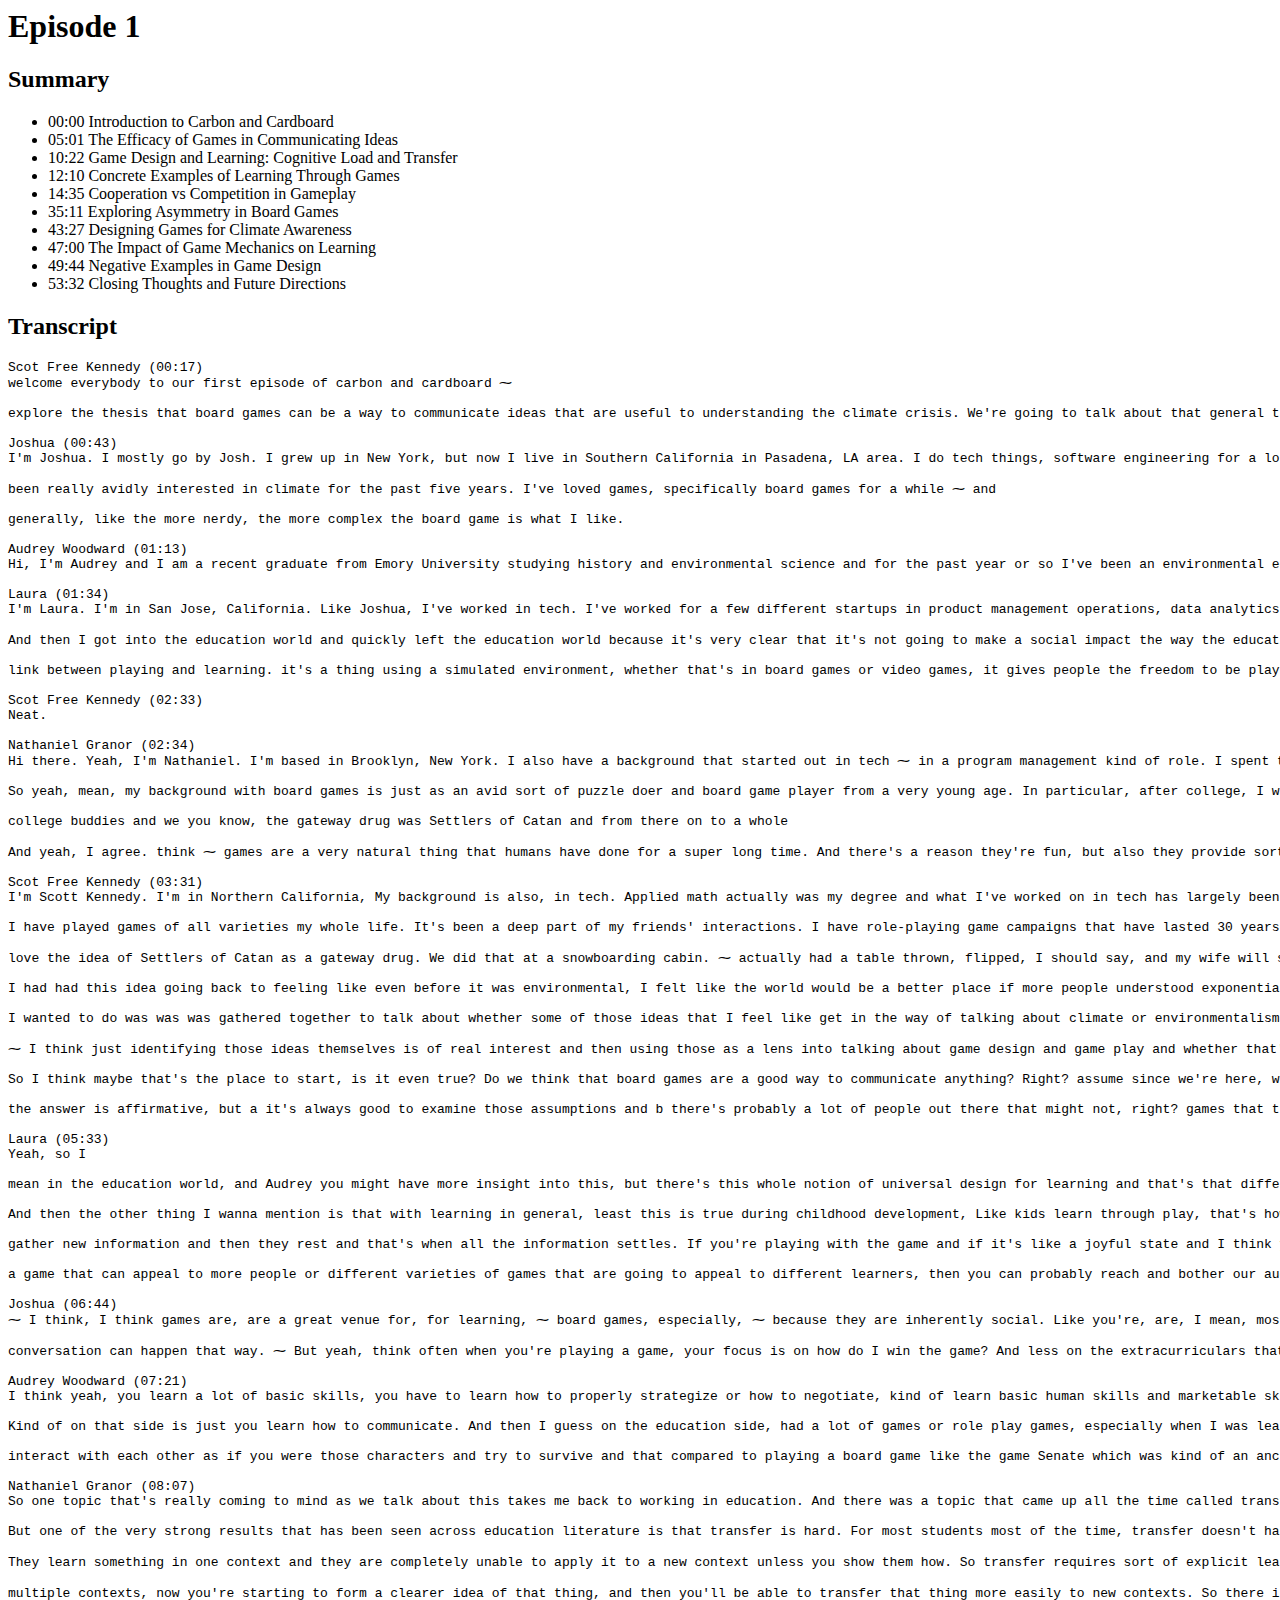
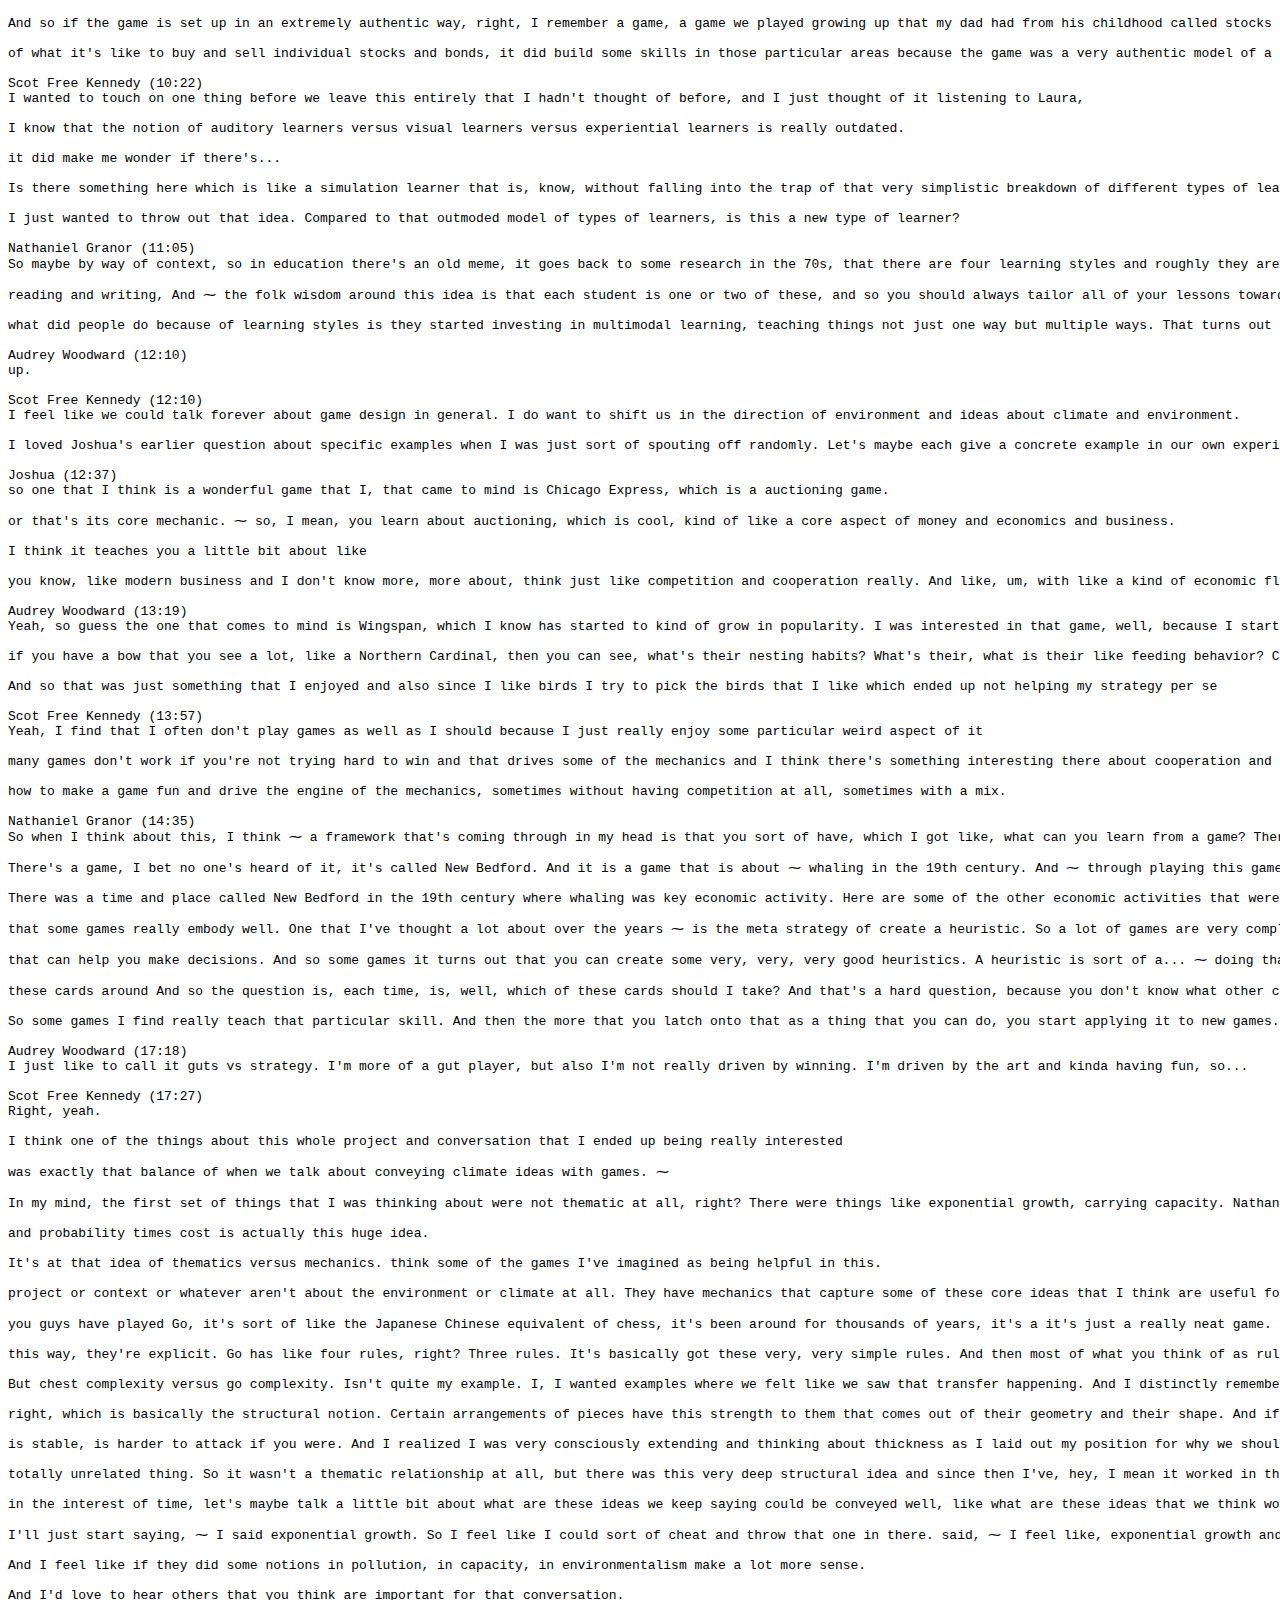
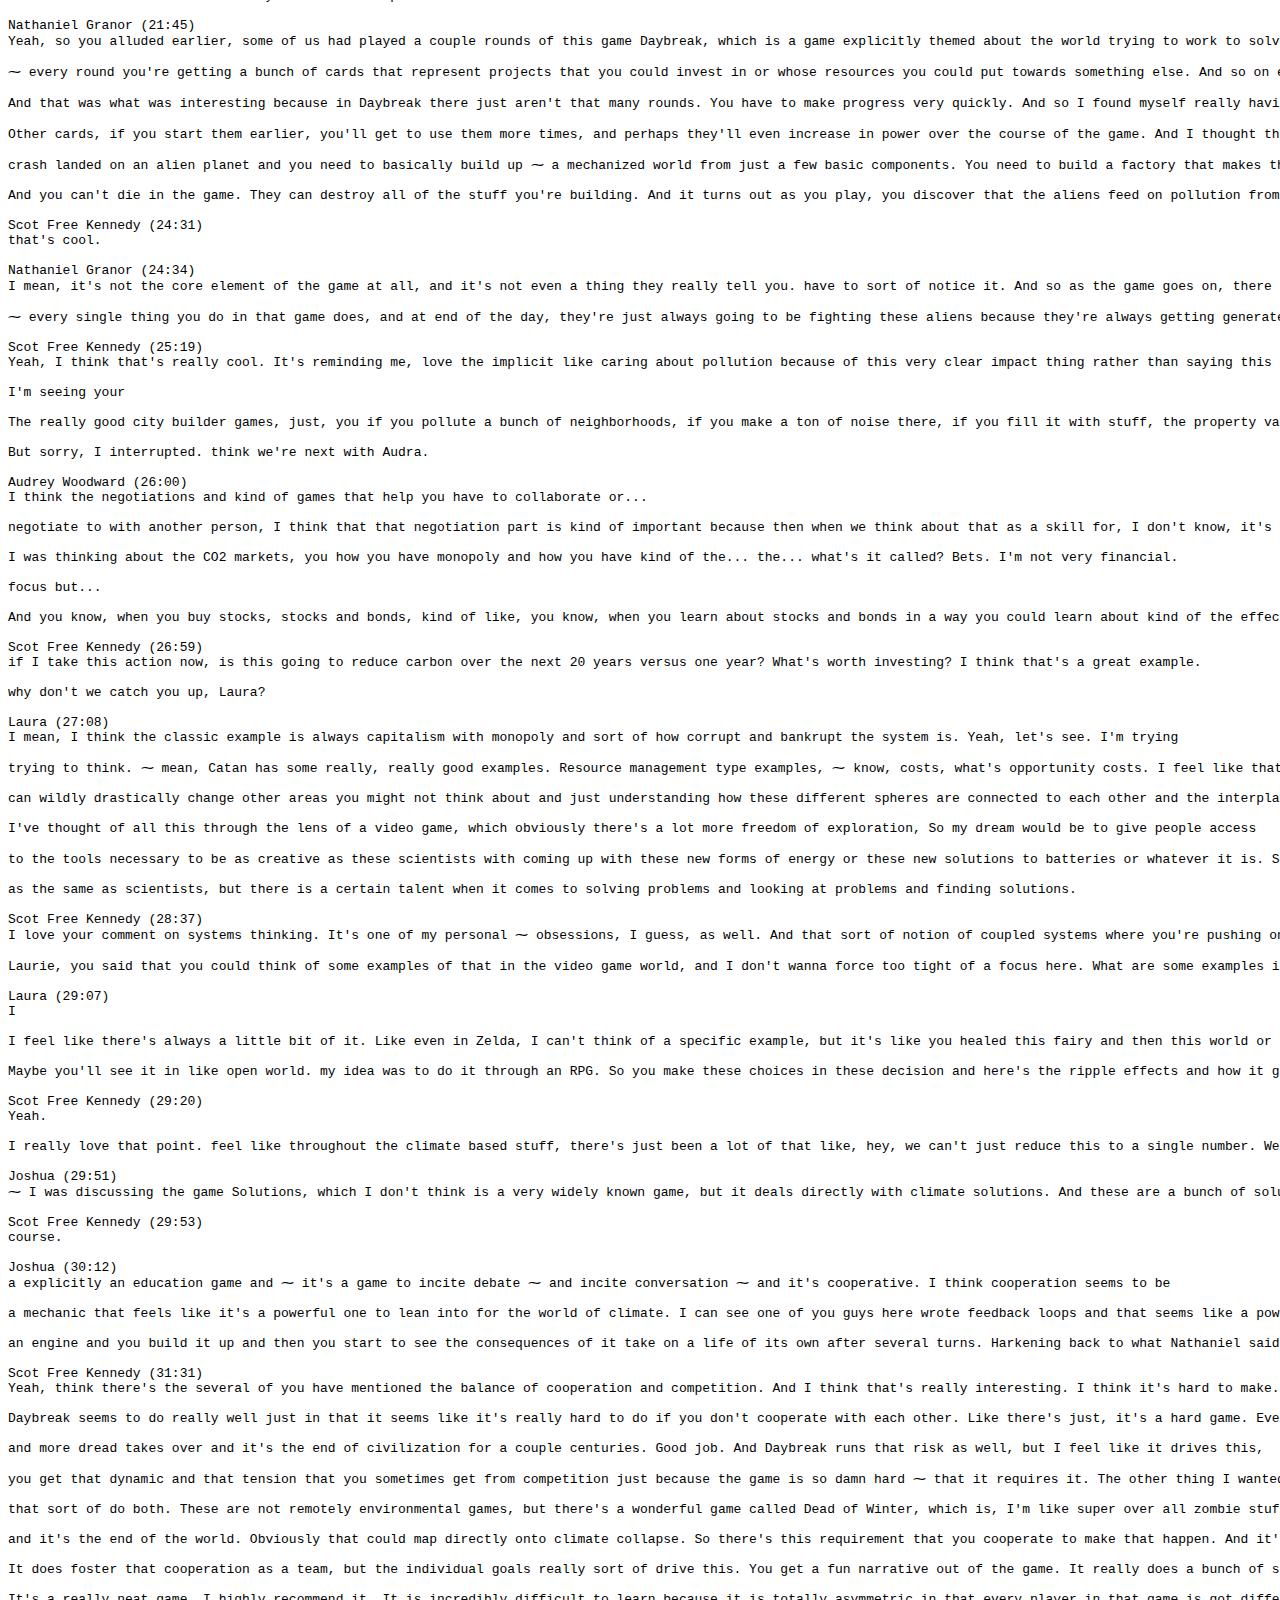
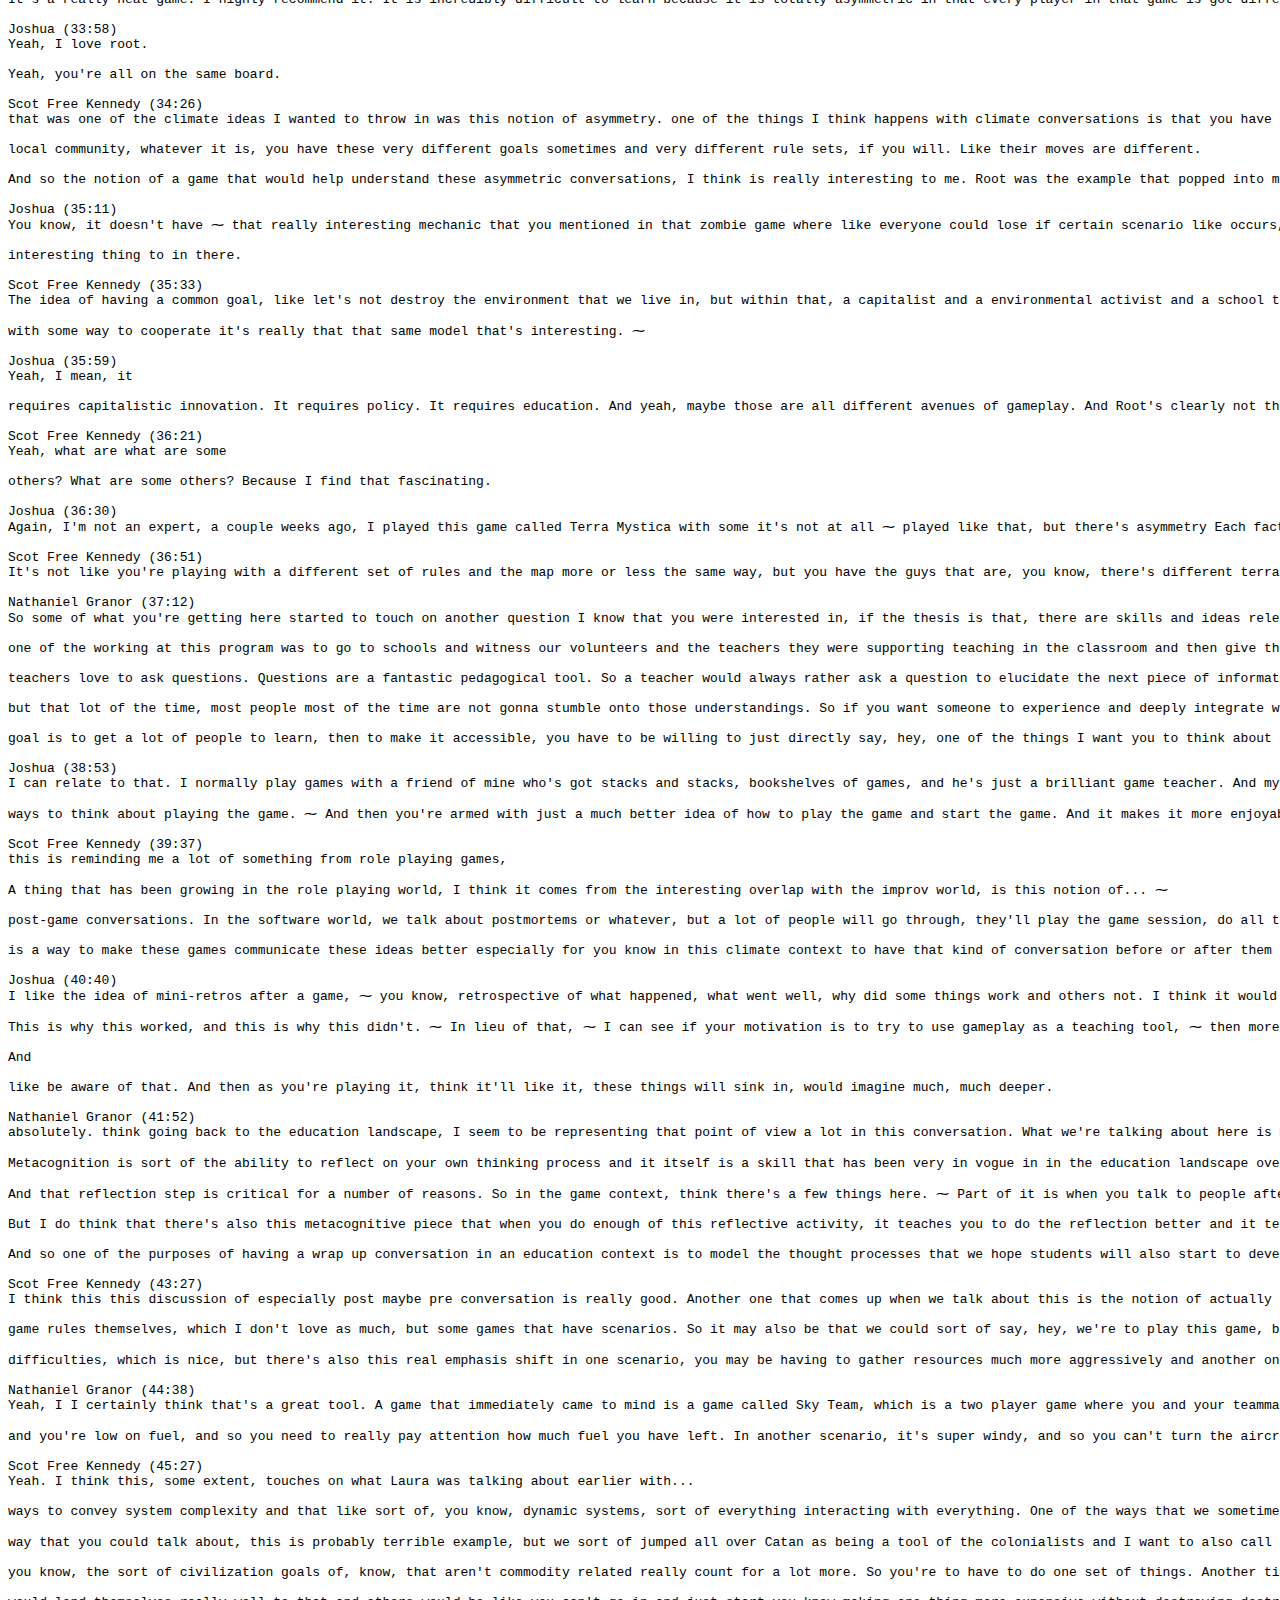
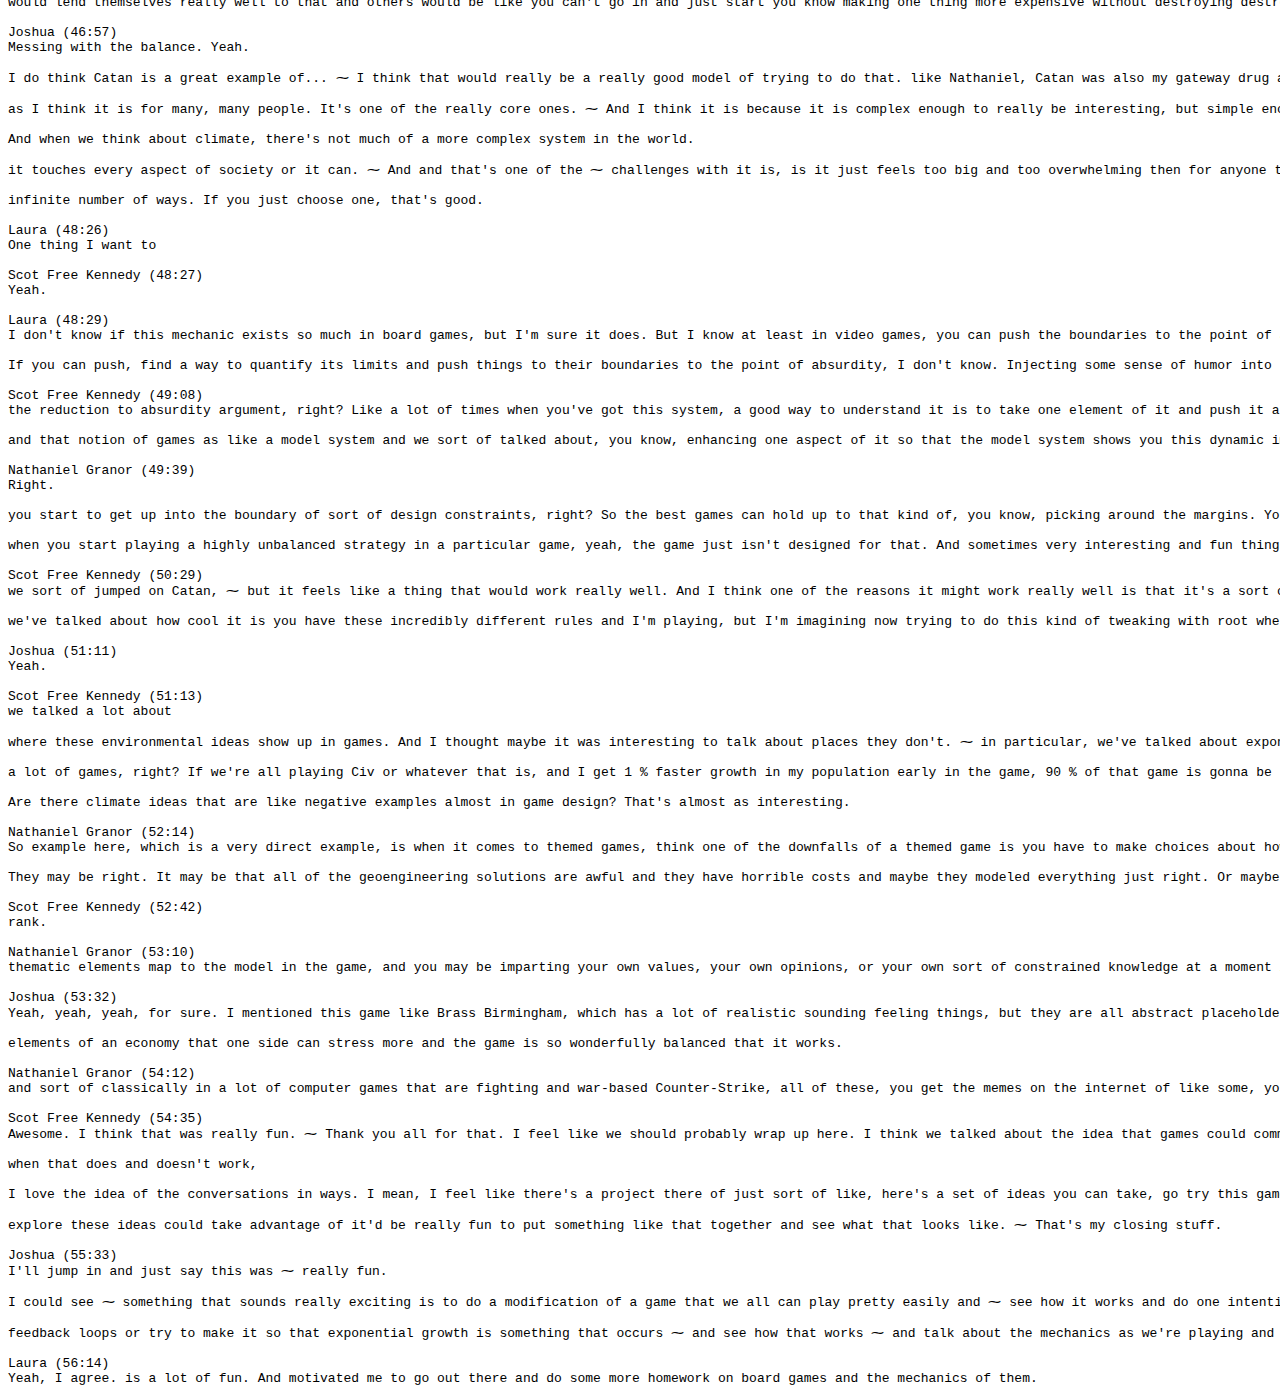
<file: docs/episodes/episode1.html>
<html>

  <body>
<h1>Episode 1</h1>
<h2>Summary</h2>
    <ul>
<li>00:00 Introduction to Carbon and Cardboard</li>
<li>05:01 The Efficacy of Games in Communicating Ideas</li>
<li>10:22 Game Design and Learning: Cognitive Load and Transfer</li>
<li>12:10 Concrete Examples of Learning Through Games</li>
<li>14:35 Cooperation vs Competition in Gameplay</li>
<li>35:11 Exploring Asymmetry in Board Games</li>
<li>43:27 Designing Games for Climate Awareness</li>
<li>47:00 The Impact of Game Mechanics on Learning</li>
<li>49:44 Negative Examples in Game Design</li>
<li>53:32 Closing Thoughts and Future Directions</li>
</ul>
<h2>Transcript</h2>
<pre>
Scot Free Kennedy (00:17)
welcome everybody to our first episode of carbon and cardboard ⁓

explore the thesis that board games can be a way to communicate ideas that are useful to understanding the climate crisis. We're going to talk about that general thesis and and then delve a little bit more deeply into specific topics later on. But I thought we would start with short introductions from everybody just so we know who each other are.

Joshua (00:43)
I'm Joshua. I mostly go by Josh. I grew up in New York, but now I live in Southern California in Pasadena, LA area. I do tech things, software engineering for a long time, product management.

been really avidly interested in climate for the past five years. I've loved games, specifically board games for a while ⁓ and

generally, like the more nerdy, the more complex the board game is what I like.

Audrey Woodward (01:13)
Hi, I'm Audrey and I am a recent graduate from Emory University studying history and environmental science and for the past year or so I've been an environmental educator, so I'm interested in kind of how we can teach climate in a chewable way to younger people and then also I enjoy board games.

Laura (01:34)
I'm Laura. I'm in San Jose, California. Like Joshua, I've worked in tech. I've worked for a few different startups in product management operations, data analytics, a wide variety of roles. A few years ago, I left tech to pivot my own career towards social impact. I started off in education.

And then I got into the education world and quickly left the education world because it's very clear that it's not going to make a social impact the way the education system is structured. So that's what I changed to climate. And like Audrey, I'm hoping to combine education and climate together. I love games in general. And I think there's just a natural ⁓

link between playing and learning. it's a thing using a simulated environment, whether that's in board games or video games, it gives people the freedom to be playful, to learn possibly scary concepts and to generate their own solutions.

Scot Free Kennedy (02:33)
Neat.

Nathaniel Granor (02:34)
Hi there. Yeah, I'm Nathaniel. I'm based in Brooklyn, New York. I also have a background that started out in tech ⁓ in a program management kind of role. I spent the bulk of my career at Microsoft, although the majority of that time I actually transitioned into working in education. We were running a program that helped high schools to build and grow computer science programs.

So yeah, mean, my background with board games is just as an avid sort of puzzle doer and board game player from a very young age. In particular, after college, I was living in a house in Seattle with some...

college buddies and we you know, the gateway drug was Settlers of Catan and from there on to a whole

And yeah, I agree. think ⁓ games are a very natural thing that humans have done for a super long time. And there's a reason they're fun, but also they provide sort of a different way of sharing information, communicating and learning. And I think that ties in with what everyone's been talking about so far.

Scot Free Kennedy (03:31)
I'm Scott Kennedy. I'm in Northern California, My background is also, in tech. Applied math actually was my degree and what I've worked on in tech has largely been around data science, simulation.

I have played games of all varieties my whole life. It's been a deep part of my friends' interactions. I have role-playing game campaigns that have lasted 30 years.

love the idea of Settlers of Catan as a gateway drug. We did that at a snowboarding cabin. ⁓ actually had a table thrown, flipped, I should say, and my wife will still not play a particular game with a close friend of mine. a big part of our world.

I had had this idea going back to feeling like even before it was environmental, I felt like the world would be a better place if more people understood exponential growth And that really sort of triggered in thinking about climate and environmental stuff.

I wanted to do was was was gathered together to talk about whether some of those ideas that I feel like get in the way of talking about climate or environmentalism or whatever that might be for you

⁓ I think just identifying those ideas themselves is of real interest and then using those as a lens into talking about game design and game play and whether that's a good way to communicate those ideas was really interesting ⁓ and so that's, I guess, why we're here.

So I think maybe that's the place to start, is it even true? Do we think that board games are a good way to communicate anything? Right? assume since we're here, we probably

the answer is affirmative, but a it's always good to examine those assumptions and b there's probably a lot of people out there that might not, right? games that that I don't want to get into but let's let's maybe start with that. Are games a good way to communicate any kinds of ideas?

Laura (05:33)
Yeah, so I

mean in the education world, and Audrey you might have more insight into this, but there's this whole notion of universal design for learning and that's that different people learn in different ways. So you will probably, yes, have some people out there that will be like, I don't get anything from board games, but then you'll have another group of people that'll be like, yeah, they absolutely work.

And then the other thing I wanna mention is that with learning in general, least this is true during childhood development, Like kids learn through play, that's how they form connections, that's how they make, that's how they.

gather new information and then they rest and that's when all the information settles. If you're playing with the game and if it's like a joyful state and I think your emotional state actually does contribute to learning, then yes, you will learn. But once again, you'll probably have some people like Joshua mentioned those games with all those rules and like I would not learn from that. I would like just sit through two minutes of rules and then get up and walk away. I learned from free exploration. So I think that if you have...

a game that can appeal to more people or different varieties of games that are going to appeal to different learners, then you can probably reach and bother our audience that way as well. That's my thoughts.

Joshua (06:44)
⁓ I think, I think games are, are a great venue for, for learning, ⁓ board games, especially, ⁓ because they are inherently social. Like you're, are, I mean, most of the time you're physically in the same proximity with people and you're, you're around the, you're around the table. and then.

conversation can happen that way. ⁓ But yeah, think often when you're playing a game, your focus is on how do I win the game? And less on the extracurriculars that come along with the game,

Audrey Woodward (07:21)
I think yeah, you learn a lot of basic skills, you have to learn how to properly strategize or how to negotiate, kind of learn basic human skills and marketable skills, I think.

Kind of on that side is just you learn how to communicate. And then I guess on the education side, had a lot of games or role play games, especially when I was learning specifically about Egypt. So we would do a role play game or, you know, some people healers, some were warriors and then you had to.

interact with each other as if you were those characters and try to survive and that compared to playing a board game like the game Senate which was kind of an ancient game so you learn about the culture you see that in ancient history yeah they had games

Nathaniel Granor (08:07)
So one topic that's really coming to mind as we talk about this takes me back to working in education. And there was a topic that came up all the time called transfer. Basically, this is the implicit idea. think a lot of us just sort of implicitly assume that if I learn how to do a particular thing in a particular context, that means I'm also learning how to do that thing in other contexts.

But one of the very strong results that has been seen across education literature is that transfer is hard. For most students most of the time, transfer doesn't happen at all.

They learn something in one context and they are completely unable to apply it to a new context unless you show them how. So transfer requires sort of explicit learning about how to transfer that skill. It's not an automatic thing. But over time when you see the same thing across many ⁓ contexts then it can become something that does transfer more easily for you. So once you've seen a particular skill or concept across

multiple contexts, now you're starting to form a clearer idea of that thing, and then you'll be able to transfer that thing more easily to new contexts. So there is sort of a meta skill that can evolve, ⁓ also the skill of transferring skills is a thing that the more you do it, the better you get at it. All of this is like a really abstract way for me to answer the question, which is I think that when you play a game, like the thing you're learning is how to play that game.

And so if the game is set up in an extremely authentic way, right, I remember a game, a game we played growing up that my dad had from his childhood called stocks and bonds. And it was really just trading stocks and bonds. That's all it is what it was, but it was a game. So he could get me and my brother to play it with him because it was a game. And we had to do math and we had to make bets and there was randomness in it. And so what did we learn playing that game is we learned how to play that game. But since that game was a very authentic model,

of what it's like to buy and sell individual stocks and bonds, it did build some skills in those particular areas because the game was a very authentic model of a particular thing.

Scot Free Kennedy (10:22)
I wanted to touch on one thing before we leave this entirely that I hadn't thought of before, and I just thought of it listening to Laura,

I know that the notion of auditory learners versus visual learners versus experiential learners is really outdated.

it did make me wonder if there's...

Is there something here which is like a simulation learner that is, know, without falling into the trap of that very simplistic breakdown of different types of learners. I do feel like for me, I, in my brain, try and turn things into games, whatever it is I'm learning.

I just wanted to throw out that idea. Compared to that outmoded model of types of learners, is this a new type of learner?

Nathaniel Granor (11:05)
So maybe by way of context, so in education there's an old meme, it goes back to some research in the 70s, that there are four learning styles and roughly they are auditory, visual, ⁓ kinesthetic,

reading and writing, And ⁓ the folk wisdom around this idea is that each student is one or two of these, and so you should always tailor all of your lessons towards that modality for that student. ⁓ And that, turns out, never actually had any scientific underpinning. There's never been a study that shows that students actually do better when you cater to their so-called learning style.

what did people do because of learning styles is they started investing in multimodal learning, teaching things not just one way but multiple ways. That turns out to have a research base that yes, actually multimodal teaching and learning does help, but not because each student has one learning style and so each student will glom onto their learning style, but because for all of us, seeing and experiencing things through multiple modes

Audrey Woodward (12:10)
up.

Scot Free Kennedy (12:10)
I feel like we could talk forever about game design in general. I do want to shift us in the direction of environment and ideas about climate and environment.

I loved Joshua's earlier question about specific examples when I was just sort of spouting off randomly. Let's maybe each give a concrete example in our own experience where we felt like some idea was well conveyed in a game. There was transfer, because I think that's a great term,

Joshua (12:37)
so one that I think is a wonderful game that I, that came to mind is Chicago Express, which is a auctioning game.

or that's its core mechanic. ⁓ so, I mean, you learn about auctioning, which is cool, kind of like a core aspect of money and economics and business.

I think it teaches you a little bit about like

you know, like modern business and I don't know more, more about, think just like competition and cooperation really. And like, um, with like a kind of economic flair.

Audrey Woodward (13:19)
Yeah, so guess the one that comes to mind is Wingspan, which I know has started to kind of grow in popularity. I was interested in that game, well, because I started out kind of becoming a beginner birder.

if you have a bow that you see a lot, like a Northern Cardinal, then you can see, what's their nesting habits? What's their, what is their like feeding behavior? Cause that wingspan I think does that well.

And so that was just something that I enjoyed and also since I like birds I try to pick the birds that I like which ended up not helping my strategy per se

Scot Free Kennedy (13:57)
Yeah, I find that I often don't play games as well as I should because I just really enjoy some particular weird aspect of it

many games don't work if you're not trying hard to win and that drives some of the mechanics and I think there's something interesting there about cooperation and competition, cooperative games, think especially when we're talking about ecological games, there's a lot there of

how to make a game fun and drive the engine of the mechanics, sometimes without having competition at all, sometimes with a mix.

Nathaniel Granor (14:35)
So when I think about this, I think ⁓ a framework that's coming through in my head is that you sort of have, which I got like, what can you learn from a game? There's thematic ideas, which is like ideas related to the theme that the game is about. And then there's sort of strategic or meta strategy ideas, things about playing games in general. ⁓ And so for example, thematic ideas, I Wingspan is a great example I was thinking about that. ⁓

There's a game, I bet no one's heard of it, it's called New Bedford. And it is a game that is about ⁓ whaling in the 19th century. And ⁓ through playing this game, you learn about how it all worked ⁓ and what were some of the economic considerations and ⁓ it actually has a mechanism in it through which the supply of whales gets scarce as you play the game, right? And so there's sort of an ecological, and these are all like thematic. These are just things about

There was a time and place called New Bedford in the 19th century where whaling was key economic activity. Here are some of the other economic activities that were necessary components of it and how they all fit together. It's just facts, content you're learning that is aligned with real history. And I think I love a thematic game, a game that gets across real information about something historical or some topic. On the flip side, there's just sort of meta game problem solving and strategy ideas.

that some games really embody well. One that I've thought a lot about over the years ⁓ is the meta strategy of create a heuristic. So a lot of games are very complicated and then on any given term you need to decide what to do. And that's a very complicated question. But if you can come up with some way of putting ⁓ monetary value on the possible actions you might take.

that can help you make decisions. And so some games it turns out that you can create some very, very, very good heuristics. A heuristic is sort of a... ⁓ doing that. It's a quantitative measurement of something that isn't correct 100%, but it's a good sort of shortcut. It's a way that you can cut out lot of the complexity. So for example, if anyone's ever played the game Sushi Go, so this is a card game where on every round you're gonna like pass...

these cards around And so the question is, each time, is, well, which of these cards should I take? And that's a hard question, because you don't know what other cards you're going to be able to take, what other people will take. ⁓ But you can develop a heuristic, where you say, well, if I take this card, what is the expected value of this card to me?

So some games I find really teach that particular skill. And then the more that you latch onto that as a thing that you can do, you start applying it to new games.

Audrey Woodward (17:18)
I just like to call it guts vs strategy. I'm more of a gut player, but also I'm not really driven by winning. I'm driven by the art and kinda having fun, so...

Scot Free Kennedy (17:27)
Right, yeah.

I think one of the things about this whole project and conversation that I ended up being really interested

was exactly that balance of when we talk about conveying climate ideas with games. ⁓

In my mind, the first set of things that I was thinking about were not thematic at all, right? There were things like exponential growth, carrying capacity. Nathaniel, I think some of what you're just talking about is very much ⁓ on my list of things that I feel like people would understand climate stuff better if they understood. And that's just the notion of expected value. Like most people go through lives never really understanding that probabilities by themselves and outcomes by themselves are nowhere near as powerful as when you combine them.

and probability times cost is actually this huge idea.

It's at that idea of thematics versus mechanics. think some of the games I've imagined as being helpful in this.

project or context or whatever aren't about the environment or climate at all. They have mechanics that capture some of these core ideas that I think are useful for that conversation. I really love Go.

you guys have played Go, it's sort of like the Japanese Chinese equivalent of chess, it's been around for thousands of years, it's a it's just a really neat game. I have used ideas from Go in lots of different contexts ⁓ in talking about engineering or different projects. I have sometimes talked about chess complexity versus Go complexity, chess has a bunch of explicit rules. This piece moves this way, this other one moves that way, you cast

this way, they're explicit. Go has like four rules, right? Three rules. It's basically got these very, very simple rules. And then most of what you think of as rules in other games are just these emergent implications. Like you can't recreate board position. So that means all this other stuff.

But chest complexity versus go complexity. Isn't quite my example. I, I wanted examples where we felt like we saw that transfer happening. And I distinctly remember being in one of those engineering meetings, everybody's kind of got their different ideas about where this project should go. And, you know, there's some good creative tension about what that should mean. And I'm, arguing with somebody. there's this concept in go called thickness.

right, which is basically the structural notion. Certain arrangements of pieces have this strength to them that comes out of their geometry and their shape. And if you want to extend into other territory, you can sort of do it in this way where the structure of how you're placing pieces is...

is stable, is harder to attack if you were. And I realized I was very consciously extending and thinking about thickness as I laid out my position for why we should, you know, do a go-to-market like this instead of a go-to-market like that or whatever. And it was such an interesting shock to me to realize I'm thinking about thickness, this very concrete go term and this very geometric game mechanic as I negotiate this, you know,

totally unrelated thing. So it wasn't a thematic relationship at all, but there was this very deep structural idea and since then I've, hey, I mean it worked in that particular context and I have found that idea from Go applying a lot of other places. So that's sort of an example for me of this mechanic or structural idea and transfer rather than a thematic one.

in the interest of time, let's maybe talk a little bit about what are these ideas we keep saying could be conveyed well, like what are these ideas that we think would help climate and environmental conversations?

I'll just start saying, ⁓ I said exponential growth. So I feel like I could sort of cheat and throw that one in there. said, ⁓ I feel like, exponential growth and compounded growth are so core to a lot of environmental problems that we see people don't really get

And I feel like if they did some notions in pollution, in capacity, in environmentalism make a lot more sense.

And I'd love to hear others that you think are important for that conversation.

Nathaniel Granor (21:45)
Yeah, so you alluded earlier, some of us had played a couple rounds of this game Daybreak, which is a game explicitly themed about the world trying to work to solve climate change and global warming. ⁓ So there's a lot in there that's very directly relevant, think. But I think one of the things that I found Daybreak did really well relates to what you just brought up, which is I found after just playing it once or twice that I was really thinking a lot. So in Daybreak,

⁓ every round you're getting a bunch of cards that represent projects that you could invest in or whose resources you could put towards something else. And so on every single turn, many times you are choosing which of these projects should I put into action, which of them should I fund, which of them should I not use and just use as a resource to make something happen. ⁓ And so constantly having to assess which of these is going to be most useful right now and in the future.

And that was what was interesting because in Daybreak there just aren't that many rounds. You have to make progress very quickly. And so I found myself really having to think about which of these cards have the most value. If I play them now, they'll lead to the most net value across the game, which relates to that compounded growth idea. Another way I would put it is the value of time. ⁓ That certain cards in that game, no matter when you use them, you'll get the same benefit.

Other cards, if you start them earlier, you'll get to use them more times, and perhaps they'll even increase in power over the course of the game. And I thought that Daybreak did a really good job of making you think about that, because you're so constrained on how many actions you're going to take in total. ⁓ One other concept I want to bring up ⁓ takes me into the realm of video games, which I don't want to go too deep into, but there's a game called Factorio, and it's a simulation game where you are

crash landed on an alien planet and you need to basically build up ⁓ a mechanized world from just a few basic components. You need to build a factory that makes this and build a factory that makes that and then retool your factory to take those new components and make new things. It's fun, it's interesting, but one of the really nifty things, it's not a game about environmentalism, but in Factorio there is an enemy. You're on an alien planet and these little alien creatures will come along and just start attacking your stuff.

And you can't die in the game. They can destroy all of the stuff you're building. And it turns out as you play, you discover that the aliens feed on pollution from your stuff. And so the dirtier your stuff, the more stuff you're making, the more pollution you're releasing, that pollution is drifting off other parts of this map where there are aliens and they are, their populations are growing and scaling in direct proportion to how much pollution you're releasing. And it's not...

Scot Free Kennedy (24:31)
that's cool.

Nathaniel Granor (24:34)
I mean, it's not the core element of the game at all, and it's not even a thing they really tell you. have to sort of notice it. And so as the game goes on, there are some technologies you can choose to invest in that can give you some of the benefits with less pollution creation. ⁓ But the cool thing, I think the thing I walk away with from it, there's just a really intuitive understanding in that world at least, is that everything has an environmental cost.

⁓ every single thing you do in that game does, and at end of the day, they're just always going to be fighting these aliens because they're always getting generated by pollution and you're always going be generating pollution. ⁓ And so just the idea that you need to just really think about it as part of a system that like, I have to deal with this pollution either here now or later in the form of these aliens that are going to destroy my stuff.

Scot Free Kennedy (25:19)
Yeah, I think that's really cool. It's reminding me, love the implicit like caring about pollution because of this very clear impact thing rather than saying this is a game about pollution. It's like, well, I care about pollution because it makes this other thing happen.

I'm seeing your

The really good city builder games, just, you if you pollute a bunch of neighborhoods, if you make a ton of noise there, if you fill it with stuff, the property value goes down. so independent of any, you know, moral or environmental context, it just really makes you sort of think about the fact that having big heavy polluting factories right next to your river sucks.

But sorry, I interrupted. think we're next with Audra.

Audrey Woodward (26:00)
I think the negotiations and kind of games that help you have to collaborate or...

negotiate to with another person, I think that that negotiation part is kind of important because then when we think about that as a skill for, I don't know, it's like just global and then also just within individuals and organizations

I was thinking about the CO2 markets, you how you have monopoly and how you have kind of the... the... what's it called? Bets. I'm not very financial.

focus but...

And you know, when you buy stocks, stocks and bonds, kind of like, you know, when you learn about stocks and bonds in a way you could learn about kind of the effects of carbon markets and things like that. So learning kind of the logistics, being able to adapt that from one to the other. But those were kind of my

Scot Free Kennedy (26:59)
if I take this action now, is this going to reduce carbon over the next 20 years versus one year? What's worth investing? I think that's a great example.

why don't we catch you up, Laura?

Laura (27:08)
I mean, I think the classic example is always capitalism with monopoly and sort of how corrupt and bankrupt the system is. Yeah, let's see. I'm trying

trying to think. ⁓ mean, Catan has some really, really good examples. Resource management type examples, ⁓ know, costs, what's opportunity costs. I feel like that's ⁓ shown in a lot of games. When it comes specifically to climate, think my thinking was tied up in systems thinking and how affecting different areas of the environment.

can wildly drastically change other areas you might not think about and just understanding how these different spheres are connected to each other and the interplay between them. So I think that could elegantly explored in games.

I've thought of all this through the lens of a video game, which obviously there's a lot more freedom of exploration, So my dream would be to give people access

to the tools necessary to be as creative as these scientists with coming up with these new forms of energy or these new solutions to batteries or whatever it is. So if we can empower people with, they don't have to understand the core basic science to. ⁓

as the same as scientists, but there is a certain talent when it comes to solving problems and looking at problems and finding solutions.

Scot Free Kennedy (28:37)
I love your comment on systems thinking. It's one of my personal ⁓ obsessions, I guess, as well. And that sort of notion of coupled systems where you're pushing on one part of a system and it has all these other consequences. I love that you brought that up.

Laurie, you said that you could think of some examples of that in the video game world, and I don't wanna force too tight of a focus here. What are some examples in video games where you feel like do that ⁓ systems, sort of

Laura (29:07)
I

I feel like there's always a little bit of it. Like even in Zelda, I can't think of a specific example, but it's like you healed this fairy and then this world or lots of, feel like,

Maybe you'll see it in like open world. my idea was to do it through an RPG. So you make these choices in these decision and here's the ripple effects and how it goes out. So I feel like the RPG is a really good example and in the Witcher it's like you do this and here's the long term consequences and how it plays out in life and how these different areas are interconnected and because you made this choice in this specific scenario.

Scot Free Kennedy (29:20)
Yeah.

I really love that point. feel like throughout the climate based stuff, there's just been a lot of that like, hey, we can't just reduce this to a single number. We talk about co-benefits a lot. We talk about how you sort of need to work on all these different parts of a system. can't just fix one part of it and ignore the others.

Joshua (29:51)
⁓ I was discussing the game Solutions, which I don't think is a very widely known game, but it deals directly with climate solutions. And these are a bunch of solutions that are ⁓ drawn from Project Drawdown. ⁓ So it is...

Scot Free Kennedy (29:53)
course.

Joshua (30:12)
a explicitly an education game and ⁓ it's a game to incite debate ⁓ and incite conversation ⁓ and it's cooperative. I think cooperation seems to be

a mechanic that feels like it's a powerful one to lean into for the world of climate. I can see one of you guys here wrote feedback loops and that seems like a powerful lesson that can be portrayed in games, like any deep Euro game where you're trying to build out.

an engine and you build it up and then you start to see the consequences of it take on a life of its own after several turns. Harkening back to what Nathaniel said about time, how you do something at the beginning and it has much broader consequences later on.

Scot Free Kennedy (31:31)
Yeah, think there's the several of you have mentioned the balance of cooperation and competition. And I think that's really interesting. I think it's hard to make. I know people that just hate cooperative games. I know people that love them. It's hard to make a cooperative game that has the engagement.

Daybreak seems to do really well just in that it seems like it's really hard to do if you don't cooperate with each other. Like there's just, it's a hard game. Every time I played that game, I've lost and it's depressing. it reminds me of the very first cooperative game I played was early on. It was called Age of Camelot. And several times I got together with friends and we spent a whole weekend afternoon playing this game where you're sort of fighting against the fall of the dark ages and we'd lose and it was depressing.

and more dread takes over and it's the end of civilization for a couple centuries. Good job. And Daybreak runs that risk as well, but I feel like it drives this,

you get that dynamic and that tension that you sometimes get from competition just because the game is so damn hard ⁓ that it requires it. The other thing I wanted to throw out there is there are a couple of games...

that sort of do both. These are not remotely environmental games, but there's a wonderful game called Dead of Winter, which is, I'm like super over all zombie stuff, but it's a zombie survival game, and it actually has this incredibly well done mechanic where there's sort of this overall cooperative goal. It actually, when I think about this, it really lends itself to the environmental model. There's this overall goal which, if the group of players cannot achieve, you all lose. Basically, the zombies take over

and it's the end of the world. Obviously that could map directly onto climate collapse. So there's this requirement that you cooperate to make that happen. And it's hard. But beyond that, each person has these different little specific sort of micro goals where you sort of win in the end. If we survive, I win more than you because this got done. it's really neat because it does.

It does foster that cooperation as a team, but the individual goals really sort of drive this. You get a fun narrative out of the game. It really does a bunch of stuff. And that reminded me of one other thing I wanted to touch on that before we move on, which is, has anybody played a game called Root?

It's a really neat game. I highly recommend it. It is incredibly difficult to learn because it is totally asymmetric in that every player in that game is got different goals and different game mechanics and is essentially playing a different game. Like you're using the board in different ways. Your whole notion of topology is different. It's really weird. And I've seen other games try that, but it's the first game I've played that I felt like really nailed it.

Joshua (33:58)
Yeah, I love root.

Yeah, you're all on the same board.

Scot Free Kennedy (34:26)
that was one of the climate ideas I wanted to throw in was this notion of asymmetry. one of the things I think happens with climate conversations is that you have these negotiations, conversations, whatever they are, between people with wildly different goals. Maybe it's a capitalist who just wants to make money. Maybe it's somebody who's concerned about the environment. Maybe it's somebody that wants some specific thing for their

local community, whatever it is, you have these very different goals sometimes and very different rule sets, if you will. Like their moves are different.

And so the notion of a game that would help understand these asymmetric conversations, I think is really interesting to me. Root was the example that popped into my mind, but there's more and more out there that are like that.

Joshua (35:11)
You know, it doesn't have ⁓ that really interesting mechanic that you mentioned in that zombie game where like everyone could lose if certain scenario like occurs, if certain situation occurs, which I think is a really

interesting thing to in there.

Scot Free Kennedy (35:33)
The idea of having a common goal, like let's not destroy the environment that we live in, but within that, a capitalist and a environmental activist and a school teacher are going to have very different sets of rules and sort of micro goals, but have to come

with some way to cooperate it's really that that same model that's interesting. ⁓

Joshua (35:59)
Yeah, I mean, it

requires capitalistic innovation. It requires policy. It requires education. And yeah, maybe those are all different avenues of gameplay. And Root's clearly not the only game out there that does asymmetry. It's certainly the most glaring example of asymmetry that I know of.

Scot Free Kennedy (36:21)
Yeah, what are what are some

others? What are some others? Because I find that fascinating.

Joshua (36:30)
Again, I'm not an expert, a couple weeks ago, I played this game called Terra Mystica with some it's not at all ⁓ played like that, but there's asymmetry Each faction has its own capabilities.

Scot Free Kennedy (36:51)
It's not like you're playing with a different set of rules and the map more or less the same way, but you have the guys that are, you know, there's different terrains, which is interesting. Like I'm the desert, but, beyond that, each one does a particular thing differently and better. can build faster or I can, yeah, that's a, that's a great example. Interesting.

Nathaniel Granor (37:12)
So some of what you're getting here started to touch on another question I know that you were interested in, if the thesis is that, there are skills and ideas relevant to the climate crisis and climate solutions that we can learn from playing board games, are there ways of playing that make it more likely for these outcomes to materialize? I'm going to come back to the education angle that one of, ⁓ part of my job,

one of the working at this program was to go to schools and witness our volunteers and the teachers they were supporting teaching in the classroom and then give them feedback. And one of the most common things I would see, was that people would get into a situation that I would call the game, guess what's on the teacher's mind.

teachers love to ask questions. Questions are a fantastic pedagogical tool. So a teacher would always rather ask a question to elucidate the next piece of information rather than just saying that information. And often that can be a great strategy. But sometimes it devolves into a guessing game where the teacher has a particular answer in mind and they're just going to stand there and make the students guess it for 12 minutes. Even though the students might be saying perfectly valid ideas or things that are worth following up on.

but that lot of the time, most people most of the time are not gonna stumble onto those understandings. So if you want someone to experience and deeply integrate whatever that idea is, you need to tell them the idea and give them some examples and then they'll start playing with it.

goal is to get a lot of people to learn, then to make it accessible, you have to be willing to just directly say, hey, one of the things I want you to think about in this game is the time cost or the opportunity cost, and here's what that means, and here's an example of it. And then they'll be able to integrate it into their gameplay, maybe.

Joshua (38:53)
I can relate to that. I normally play games with a friend of mine who's got stacks and stacks, bookshelves of games, and he's just a brilliant game teacher. And my enjoyment of game play often increased after he would teach the rules, and then he would give us little hint of, here's some strategy, here's a little bit of like...

ways to think about playing the game. ⁓ And then you're armed with just a much better idea of how to play the game and start the game. And it makes it more enjoyable.

Scot Free Kennedy (39:37)
this is reminding me a lot of something from role playing games,

A thing that has been growing in the role playing world, I think it comes from the interesting overlap with the improv world, is this notion of... ⁓

post-game conversations. In the software world, we talk about postmortems or whatever, but a lot of people will go through, they'll play the game session, do all this, they'll have this story they make up, and then they'll have this meta conversation at the end where they talk about what they thought worked really well, what they thought didn't work well, and sort of themes. And that's where somebody would sort of say, like, here's sort of this underlying theme that I saw, or here's this. And so the question I would have is, when we talk about different ways to play board

is a way to make these games communicate these ideas better especially for you know in this climate context to have that kind of conversation before or after them or is there something else that helps with that

Joshua (40:40)
I like the idea of mini-retros after a game, ⁓ you know, retrospective of what happened, what went well, why did some things work and others not. I think it would be really cool if you could ⁓ have an ESPN highlight reel of this game after you played it, and then you could have a breakdown of just...

This is why this worked, and this is why this didn't. ⁓ In lieu of that, ⁓ I can see if your motivation is to try to use gameplay as a teaching tool, ⁓ then more overt, explicit preparation before you start of, hey, these are some of the mechanics that you're going to need to think about.

And

like be aware of that. And then as you're playing it, think it'll like it, these things will sink in, would imagine much, much deeper.

Nathaniel Granor (41:52)
absolutely. think going back to the education landscape, I seem to be representing that point of view a lot in this conversation. What we're talking about here is metacognition.

Metacognition is sort of the ability to reflect on your own thinking process and it itself is a skill that has been very in vogue in in the education landscape over the last decade or two where a lot of lessons just sort of being structured with some piece of metacognition at the end a reflection a discussion ⁓ and that's there's a lot of good learning science that says ⁓ Set up do a thing reflect

And that reflection step is critical for a number of reasons. So in the game context, think there's a few things here. ⁓ Part of it is when you talk to people after the game, you're just going to learn because they may have had access to information you did not have access to, or maybe they just have played other games, so they were thinking about it a different way. So it's just a knowledge sharing. There's a pure knowledge sharing function of we all just had a related experience. We were all experiencing the same game, but from different perspectives. Let's share those perspectives. ⁓

But I do think that there's also this metacognitive piece that when you do enough of this reflective activity, it teaches you to do the reflection better and it teaches you to do metacognitive activity as you play.

And so one of the purposes of having a wrap up conversation in an education context is to model the thought processes that we hope students will also start to develop in situ during the thing they're doing.

Scot Free Kennedy (43:27)
I think this this discussion of especially post maybe pre conversation is really good. Another one that comes up when we talk about this is the notion of actually changing either

game rules themselves, which I don't love as much, but some games that have scenarios. So it may also be that we could sort of say, hey, we're to play this game, but we're going to tweak this rule to make this particular aspect that we feel like bring some mechanic or idea to the forefront, like a house rule or, know, again, I didn't mean to harp so much on the zombie game, but that game has these different scenarios you play through and they really capture that really well because there's different sort of

difficulties, which is nice, but there's also this real emphasis shift in one scenario, you may be having to gather resources much more aggressively and another one you're building up defensive much more aggressively. So in some games you have this ability to sort of set up scenarios that might ⁓ again, bring something to the forefront. I'm curious if you think that that's a if there's examples to where you think that would be good way to make these these ideas come out or is that sort of get lost in the noise?

Nathaniel Granor (44:38)
Yeah, I I certainly think that's a great tool. A game that immediately came to mind is a game called Sky Team, which is a two player game where you and your teammate are collaboratively trying to land an airplane. And that game is full of scenarios. And depending on the scenario you're playing, the difficulty may be higher or lower, but in specific ways. in one scenario, a ton more traffic ahead of you. have to be much more careful about radioing to clear the traffic. And in another scenario, they've given you a fuel.

and you're low on fuel, and so you need to really pay attention how much fuel you have left. In another scenario, it's super windy, and so you can't turn the aircraft as much as you might like to. ⁓ And so it gives you ways to sort of... the scenarios make you focus in on different aspects of the gameplay, and, in this case, different aspects of the theme.

Scot Free Kennedy (45:27)
Yeah. I think this, some extent, touches on what Laura was talking about earlier with...

ways to convey system complexity and that like sort of, you know, dynamic systems, sort of everything interacting with everything. One of the ways that we sometimes decompose systems or not decompose them, but try and understand their dynamics is sort of, you know, emphasizing one particular interaction, one particular component, either by enhancing it or by restricting it And then by doing that with multiple components, you eventually start to learn that overall sort of global dynamic. And so maybe one

way that you could talk about, this is probably terrible example, but we sort of jumped all over Catan as being a tool of the colonialists and I want to also call out what a great game it is and how much fun it is and there's a lot of really good mechanics in there and I'm imagining a series of Catan sessions where you might sort of add house rules to emphasize different things ⁓ in different ways, like maybe one time you're going to make ⁓

you know, the sort of civilization goals of, know, that aren't commodity related really count for a lot more. So you're to have to do one set of things. Another time, I don't know, this is dumb, but you can be like, you know, sheep is like much more general. I'm just wondering if there's games like that where you could sort of pin particular parts of the game and then move that around. I think some games

would lend themselves really well to that and others would be like you can't go in and just start you know making one thing more expensive without destroying destroying the entire game yeah so

Joshua (46:57)
Messing with the balance. Yeah.

I do think Catan is a great example of... ⁓ I think that would really be a really good model of trying to do that. like Nathaniel, Catan was also my gateway drug as a board game.

as I think it is for many, many people. It's one of the really core ones. ⁓ And I think it is because it is complex enough to really be interesting, but simple enough that it has a fairly simple ⁓ game area and set of rules that it's not overwhelming really for a lot of people. And so there's a couple of levers that you could tweak with Catan.

And when we think about climate, there's not much of a more complex system in the world.

it touches every aspect of society or it can. ⁓ And and that's one of the ⁓ challenges with it is, is it just feels too big and too overwhelming then for anyone to, to feel not overwhelmed, you know, to not feel completely helpless, like, how can I make any impact on this? Well, like, you can make impact in

infinite number of ways. If you just choose one, that's good.

Laura (48:26)
One thing I want to

Scot Free Kennedy (48:27)
Yeah.

Laura (48:29)
I don't know if this mechanic exists so much in board games, but I'm sure it does. But I know at least in video games, you can push the boundaries to the point of absurdity and that almost becomes the goal. Like how far can we take the system? How far can we push it? And to me, that becomes part of the engagement and part of the learning process. And I feel specifically with climate, something that is rather overwhelming and scary.

If you can push, find a way to quantify its limits and push things to their boundaries to the point of absurdity, I don't know. Injecting some sense of humor into that might, I don't know if it would expedite the learning process, but it might sort of help with the emotional component

Scot Free Kennedy (49:08)
the reduction to absurdity argument, right? Like a lot of times when you've got this system, a good way to understand it is to take one element of it and push it all the way until everything gets ridiculous to your point, because that sort of helps show the boundaries.

and that notion of games as like a model system and we sort of talked about, you know, enhancing one aspect of it so that the model system shows you this dynamic imbalance is interesting. But there's also the other extreme where you say, take this model system and just go in one direction until the whole thing falls apart because you'll learn a lot doing that is another interesting example of things you could do with games,

Nathaniel Granor (49:39)
Right.

you start to get up into the boundary of sort of design constraints, right? So the best games can hold up to that kind of, you know, picking around the margins. You know, can choose to play a katan with what if I only acquire sheep? You know, like, you can play it that way. I think many games, you know, can, it's just a question of how much testing were they able to do? Did they prioritize that? Like sometimes,

when you start playing a highly unbalanced strategy in a particular game, yeah, the game just isn't designed for that. And sometimes very interesting and fun things happen, and other times very boring and unfun things happen when you sort of don't play the way the game thinks you're going to play.

Scot Free Kennedy (50:29)
we sort of jumped on Catan, ⁓ but it feels like a thing that would work really well. And I think one of the reasons it might work really well is that it's a sort of a simple model system. And interestingly, it doesn't have some of the things that I think are wonderful that we've talked about being so great in other games. For example, I imagine a game like Root, right?

we've talked about how cool it is you have these incredibly different rules and I'm playing, but I'm imagining now trying to do this kind of tweaking with root where you go in and, know, nudge one part of the game mechanic and change a cost or change a turn order or do something. And like, it's very easy for it. Imagine the whole thing would just explode. would just not work well. It is such a complex game.

Joshua (51:11)
Yeah.

Scot Free Kennedy (51:13)
we talked a lot about

where these environmental ideas show up in games. And I thought maybe it was interesting to talk about places they don't. ⁓ in particular, we've talked about exponential and compounded growth a lot, because I think that's such a core important idea. But I also feel like it's something that game design almost avoids, right? Because in a lot of games, if you have a runaway victory, it is no fun. Exponential growth will kill

a lot of games, right? If we're all playing Civ or whatever that is, and I get 1 % faster growth in my population early in the game, 90 % of that game is gonna be not that much fun because I just get on that different exponential curve and the nature of exponential growth is gonna demonstrate exponential growth really gonna be that much fun. So a lot of times game designers are putting in sort of what I would almost call blue shell mechanics to sort of break that and even that out.

Are there climate ideas that are like negative examples almost in game design? That's almost as interesting.

Nathaniel Granor (52:14)
So example here, which is a very direct example, is when it comes to themed games, think one of the downfalls of a themed game is you have to make choices about how these real things from the real theme are going to be scored in the game. So one of the things I immediately noticed in Daybreak, to go back to that climate game example, there's a card type in Daybreak that's essentially geoengineering. Daybreak hates geoengineering.

They may be right. It may be that all of the geoengineering solutions are awful and they have horrible costs and maybe they modeled everything just right. Or maybe it turns out that cloud seeding is going to be this really important systemic fix for climate change. And they just sort of guessed when they designed the card and made it really awful and a thing you would never want to do in the game. like, so there's this sort of direct, like when you're doing a game on a theme, you have to decide how

Scot Free Kennedy (52:42)
rank.

Nathaniel Granor (53:10)
thematic elements map to the model in the game, and you may be imparting your own values, your own opinions, or your own sort of constrained knowledge at a moment in time, and it turns out 20 years later with the hindsight of science and advancements, know that, whoops, that was just factually incorrect. That's not actually how that thing interacts in the system.

Joshua (53:32)
Yeah, yeah, yeah, for sure. I mentioned this game like Brass Birmingham, which has a lot of realistic sounding feeling things, but they are all abstract placeholders for not real things. ⁓ You build breweries and they're just as important as train lines, depending upon how you use them. ⁓ And it's just different.

elements of an economy that one side can stress more and the game is so wonderfully balanced that it works.

Nathaniel Granor (54:12)
and sort of classically in a lot of computer games that are fighting and war-based Counter-Strike, all of these, you get the memes on the internet of like some, you know, 15-year-old who's played a ton of Counter-Strike, and then they, you know, go out, try, they want to go out in the real world and have a real battle, and it turns out that actually the way battles work in Counter-Strike is not equivalent to how real battles are fought in real life.

Scot Free Kennedy (54:35)
Awesome. I think that was really fun. ⁓ Thank you all for that. I feel like we should probably wrap up here. I think we talked about the idea that games could communicate some ideas pretty well, but that it's not trivial. And I think we had some really interesting science and thought around.

when that does and doesn't work,

I love the idea of the conversations in ways. I mean, I feel like there's a project there of just sort of like, here's a set of ideas you can take, go try this game, try it in these different ways. And here's some prompts for conversations to your point, Nathaniel, not just sort of saying, talk about the game afterwards, but play this game and actually discuss this prompt, this idea, look for this. And maybe that's something that teachers or people out there that just wanna...

explore these ideas could take advantage of it'd be really fun to put something like that together and see what that looks like. ⁓ That's my closing stuff.

Joshua (55:33)
I'll jump in and just say this was ⁓ really fun.

I could see ⁓ something that sounds really exciting is to do a modification of a game that we all can play pretty easily and ⁓ see how it works and do one intentionally so to try to bring out a certain element that we're looking to bring out. ⁓ Like, hey, we want to try to mod this game in order to accentuate.

feedback loops or try to make it so that exponential growth is something that occurs ⁓ and see how that works ⁓ and talk about the mechanics as we're playing and what we're learning.

Laura (56:14)
Yeah, I agree. is a lot of fun. And motivated me to go out there and do some more homework on board games and the mechanics of them.

Scot Free Kennedy (56:22)
Yay, that was a lot of fun. Thank you all so much. I will see you around the Climate Base
  
</pre>

    
  </body>
</html>
</file>
<file: episodes/transcript_styles.css>
/* Transcript Styles */

body {
    background-color: #0a1628;
    color: #e0e0e0;
    font-family: 'Segoe UI', Tahoma, Geneva, Verdana, sans-serif;
    line-height: 1.6;
    max-width: 900px;
    margin: 0 auto;
    padding: 20px;
}

.transcript-container {
    background-color: #112240;
    border-radius: 8px;
    padding: 30px;
    box-shadow: 0 4px 6px rgba(0, 0, 0, 0.3);
}

h1 {
    color: #64ffda;
    text-align: center;
    font-size: 2.5em;
    margin-bottom: 30px;
    text-shadow: 0 2px 4px rgba(0, 0, 0, 0.3);
}

h2 {
    color: #64ffda;
    font-size: 1.8em;
    margin-top: 30px;
    margin-bottom: 15px;
    border-bottom: 2px solid rgba(100, 255, 218, 0.3);
    padding-bottom: 10px;
}

p {
    margin-bottom: 15px;
    text-align: justify;
}

ul {
    margin-bottom: 20px;
    padding-left: 30px;
}

li {
    margin-bottom: 8px;
    color: #b8c5d6;
}

a {
    color: #64ffda;
    text-decoration: none;
    transition: color 0.2s ease;
}

a:hover {
    color: #80ffea;
    text-decoration: underline;
}

.speaker-section {
    margin-bottom: 25px;
    padding: 15px;
    border-radius: 6px;
    transition: transform 0.2s ease;
}

.speaker-section:hover {
    transform: translateX(5px);
}

.speaker-header {
    font-weight: bold;
    font-size: 1.2em;
    margin-bottom: 10px;
    padding: 8px 12px;
    border-radius: 4px;
    display: inline-block;
}

.speaker-text {
    padding-left: 20px;
    margin-top: 8px;
}

/* Speaker 1 - Orange/Amber tones */
.speaker-1 .speaker-header {
    color: #ffa500;
    background-color: rgba(255, 165, 0, 0.15);
}

.speaker-1 .speaker-text {
    color: #cc8400;
}

/* Speaker 2 - Green/Teal tones */
.speaker-2 .speaker-header {
    color: #00ff88;
    background-color: rgba(0, 255, 136, 0.15);
}

.speaker-2 .speaker-text {
    color: #00cc6e;
}

/* Speaker 3 - Purple/Violet tones */
.speaker-3 .speaker-header {
    color: #bb86fc;
    background-color: rgba(187, 134, 252, 0.15);
}

.speaker-3 .speaker-text {
    color: #9568d1;
}

/* Speaker 4 - Pink/Rose tones */
.speaker-4 .speaker-header {
    color: #ff69b4;
    background-color: rgba(255, 105, 180, 0.15);
}

.speaker-4 .speaker-text {
    color: #cc5490;
}

/* Speaker 5 - Cyan/Sky tones */
.speaker-5 .speaker-header {
    color: #00d4ff;
    background-color: rgba(0, 212, 255, 0.15);
}

.speaker-5 .speaker-text {
    color: #00a8cc;
}

/* Speaker 6 - Yellow/Gold tones */
.speaker-6 .speaker-header {
    color: #ffd700;
    background-color: rgba(255, 215, 0, 0.15);
}

.speaker-6 .speaker-text {
    color: #ccac00;
}

/* Speaker 7 - Red/Coral tones */
.speaker-7 .speaker-header {
    color: #ff6b6b;
    background-color: rgba(255, 107, 107, 0.15);
}

.speaker-7 .speaker-text {
    color: #cc5656;
}

/* Speaker 8 - Blue/Azure tones */
.speaker-8 .speaker-header {
    color: #4d9fff;
    background-color: rgba(77, 159, 255, 0.15);
}

.speaker-8 .speaker-text {
    color: #3d7fcc;
}

.timestamp {
    font-style: italic;
    opacity: 0.8;
}
</file>
